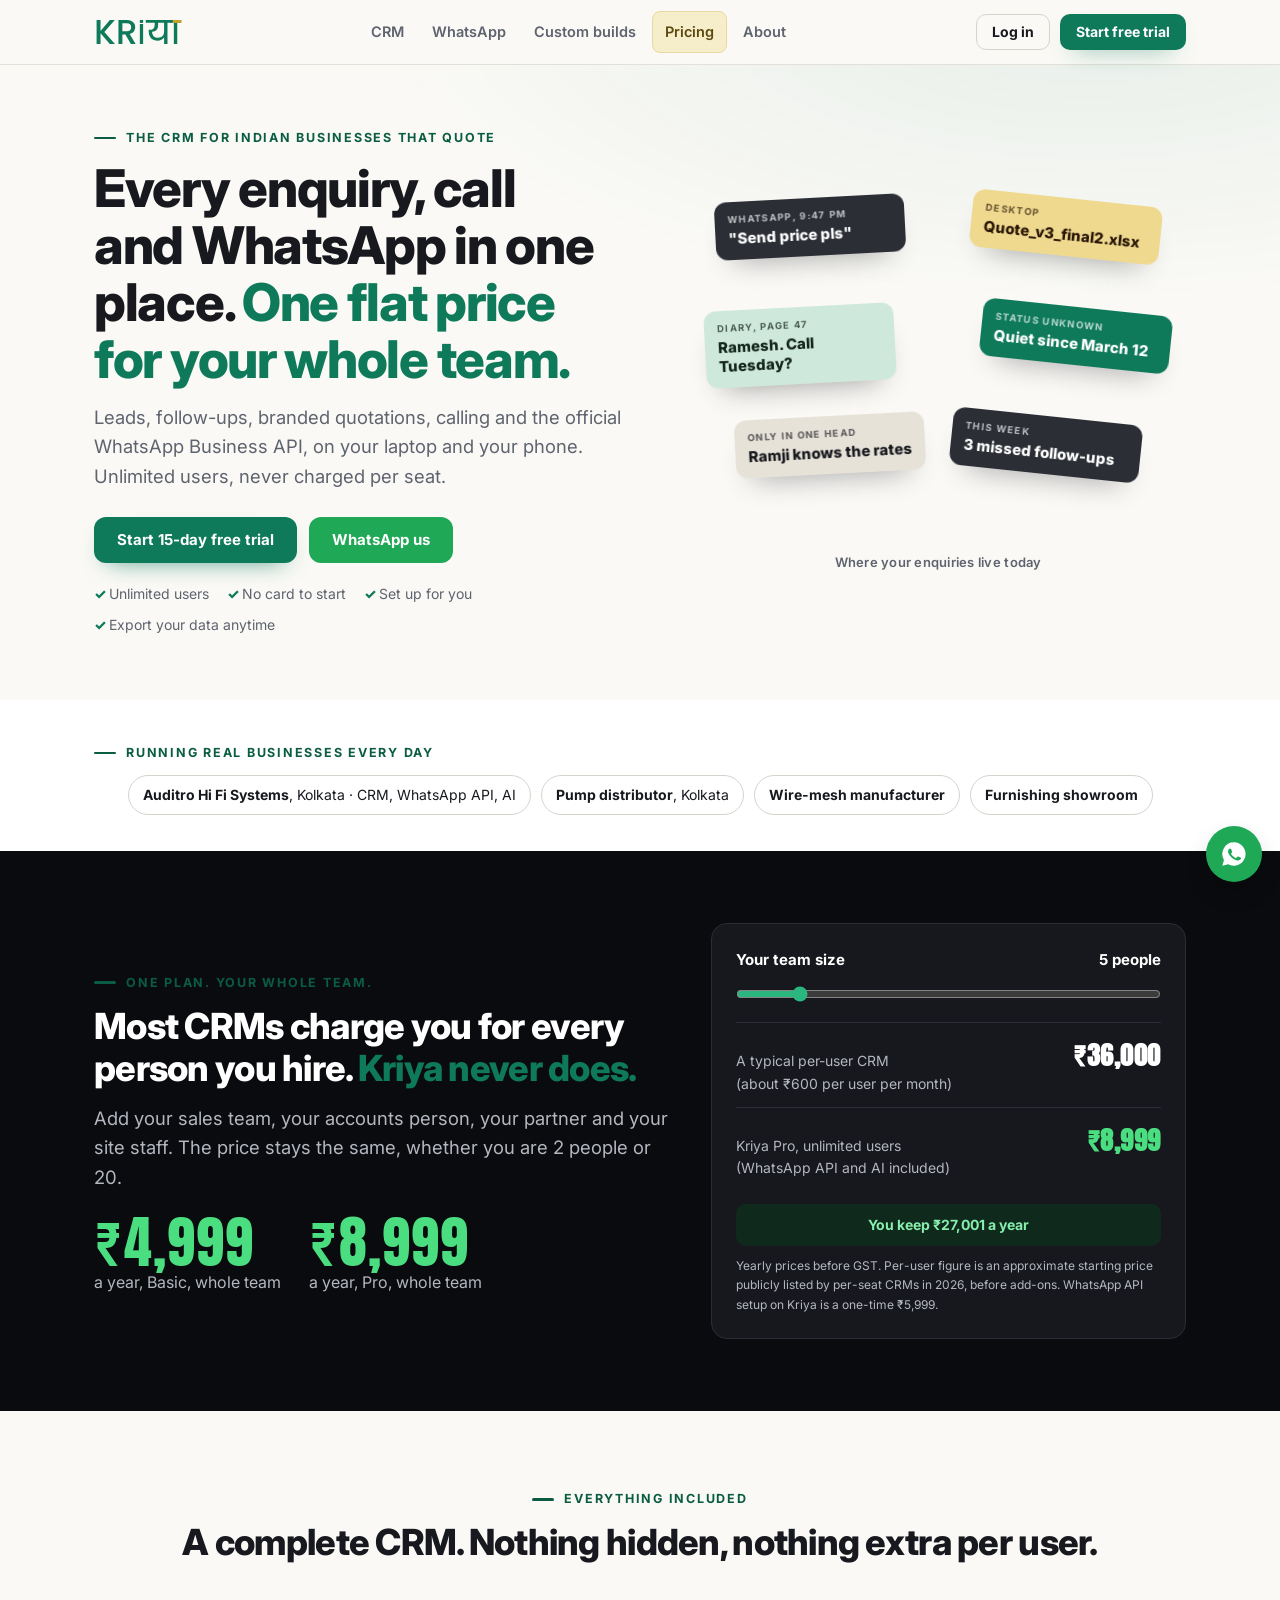
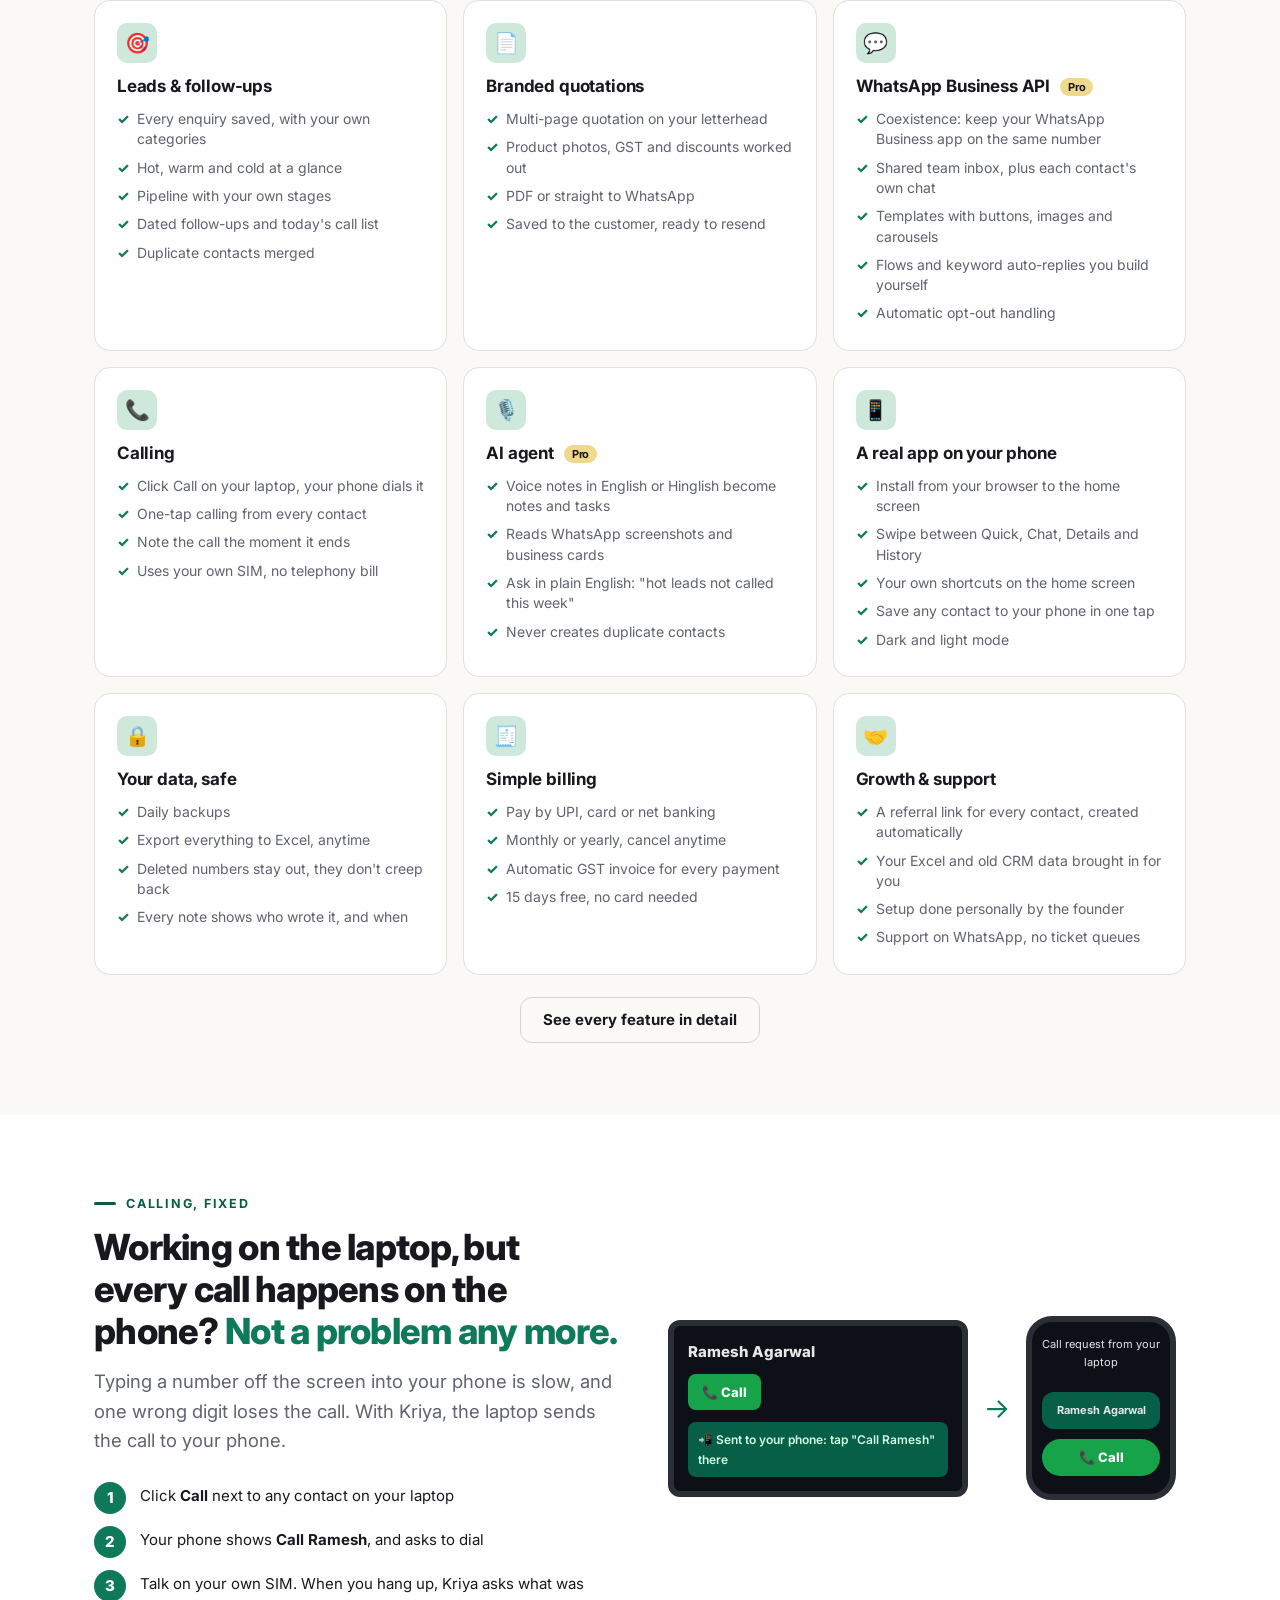
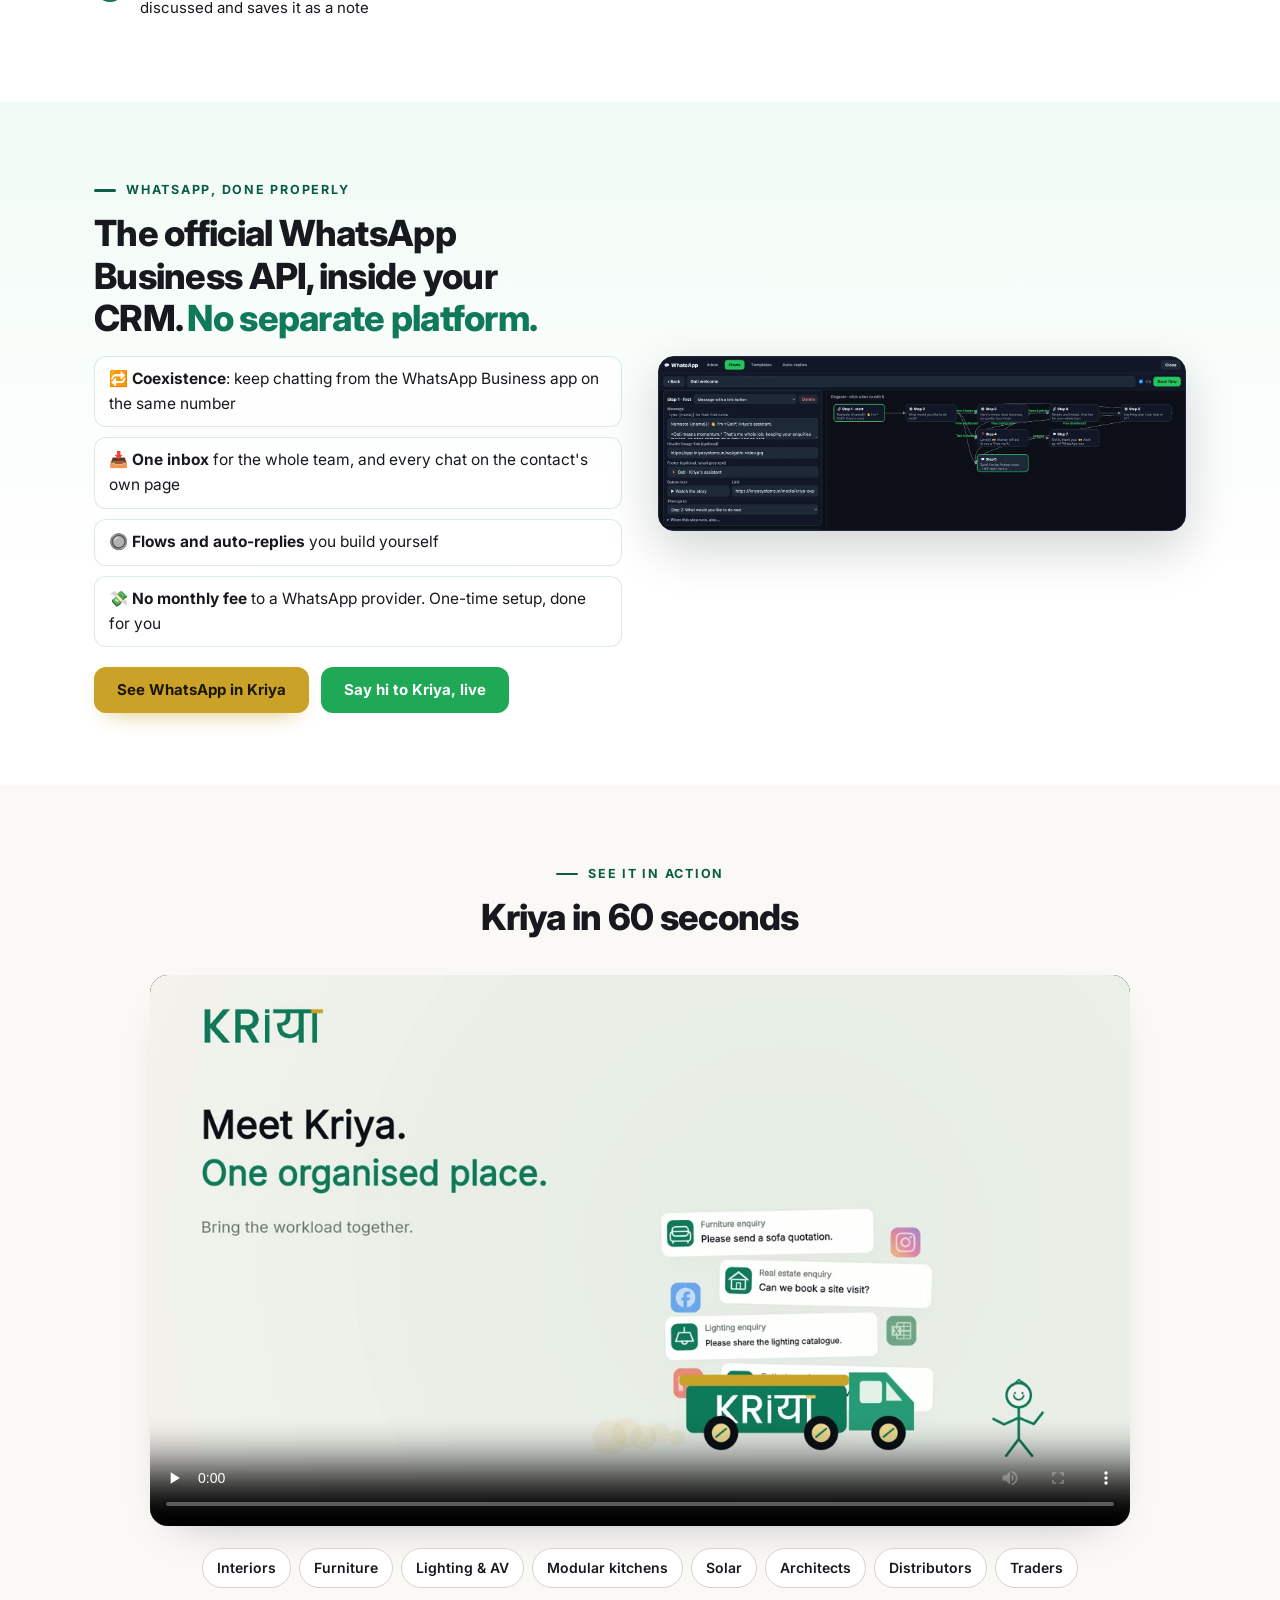
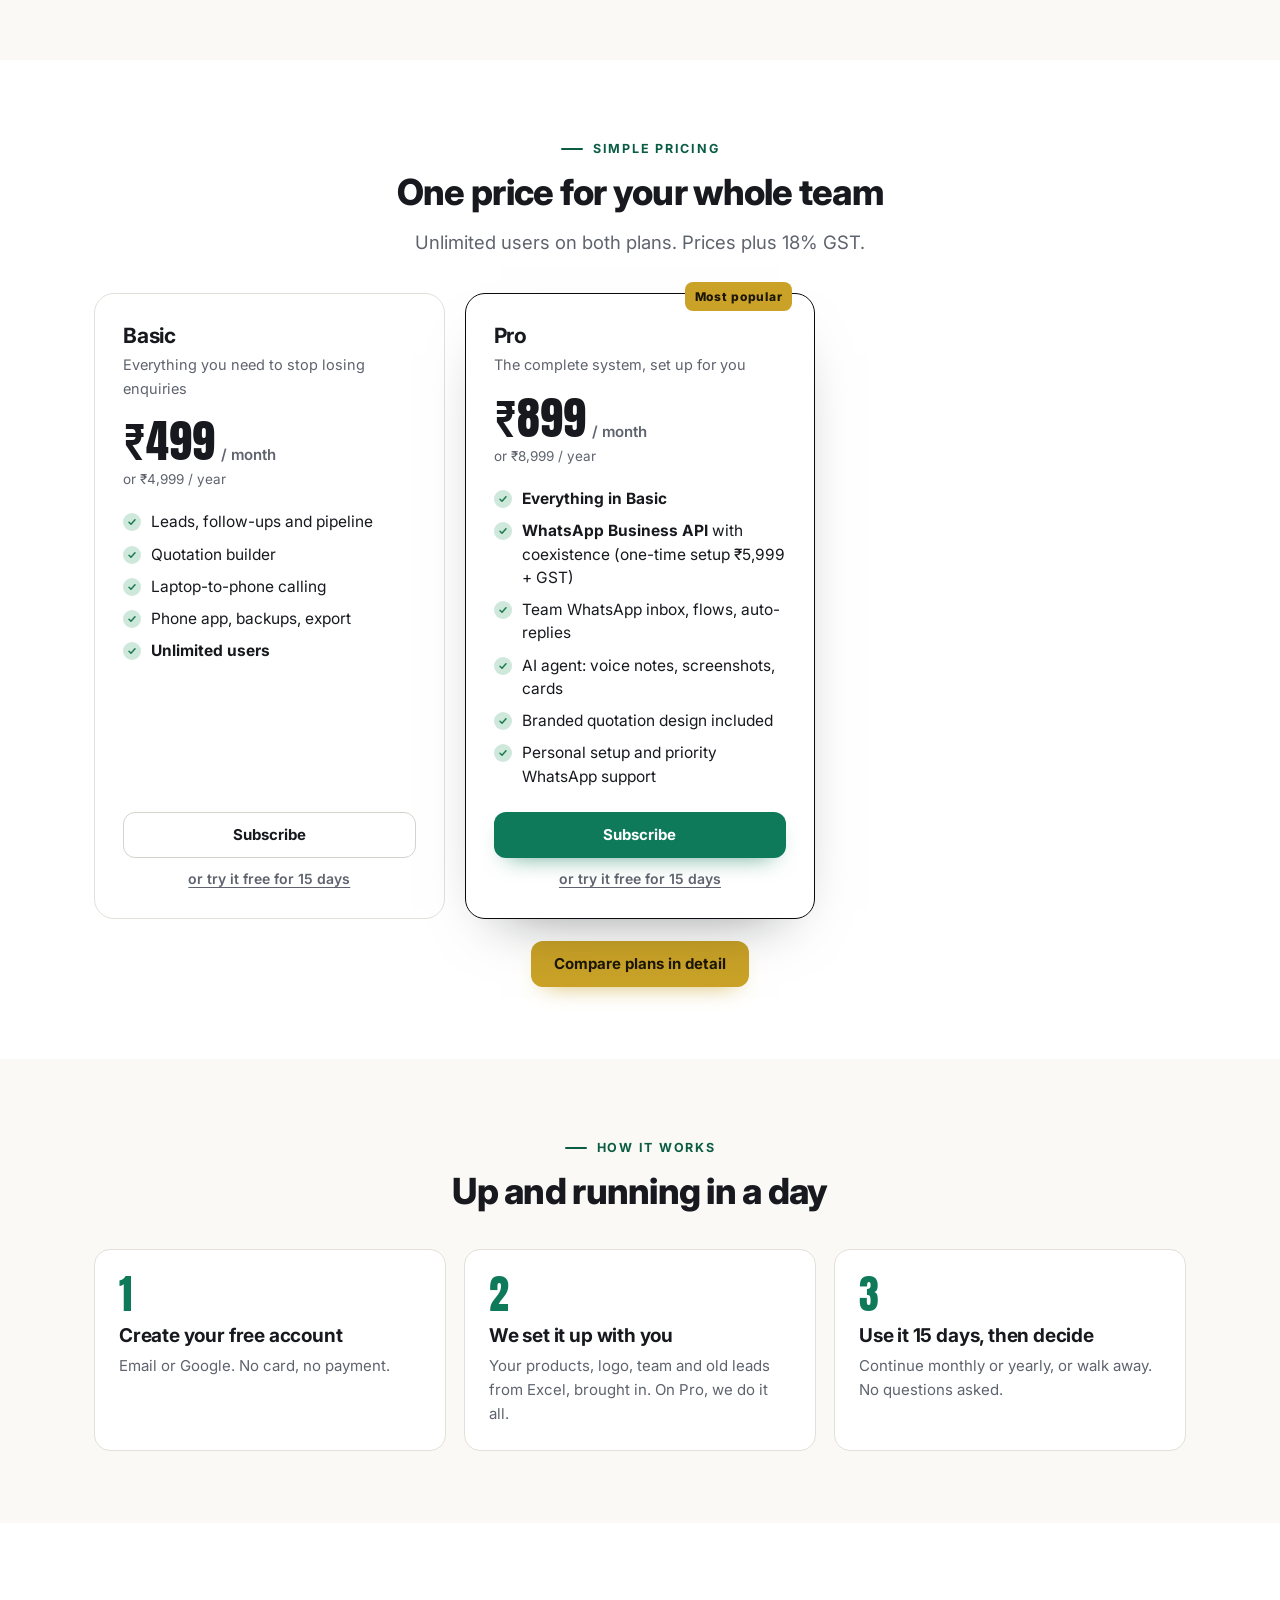
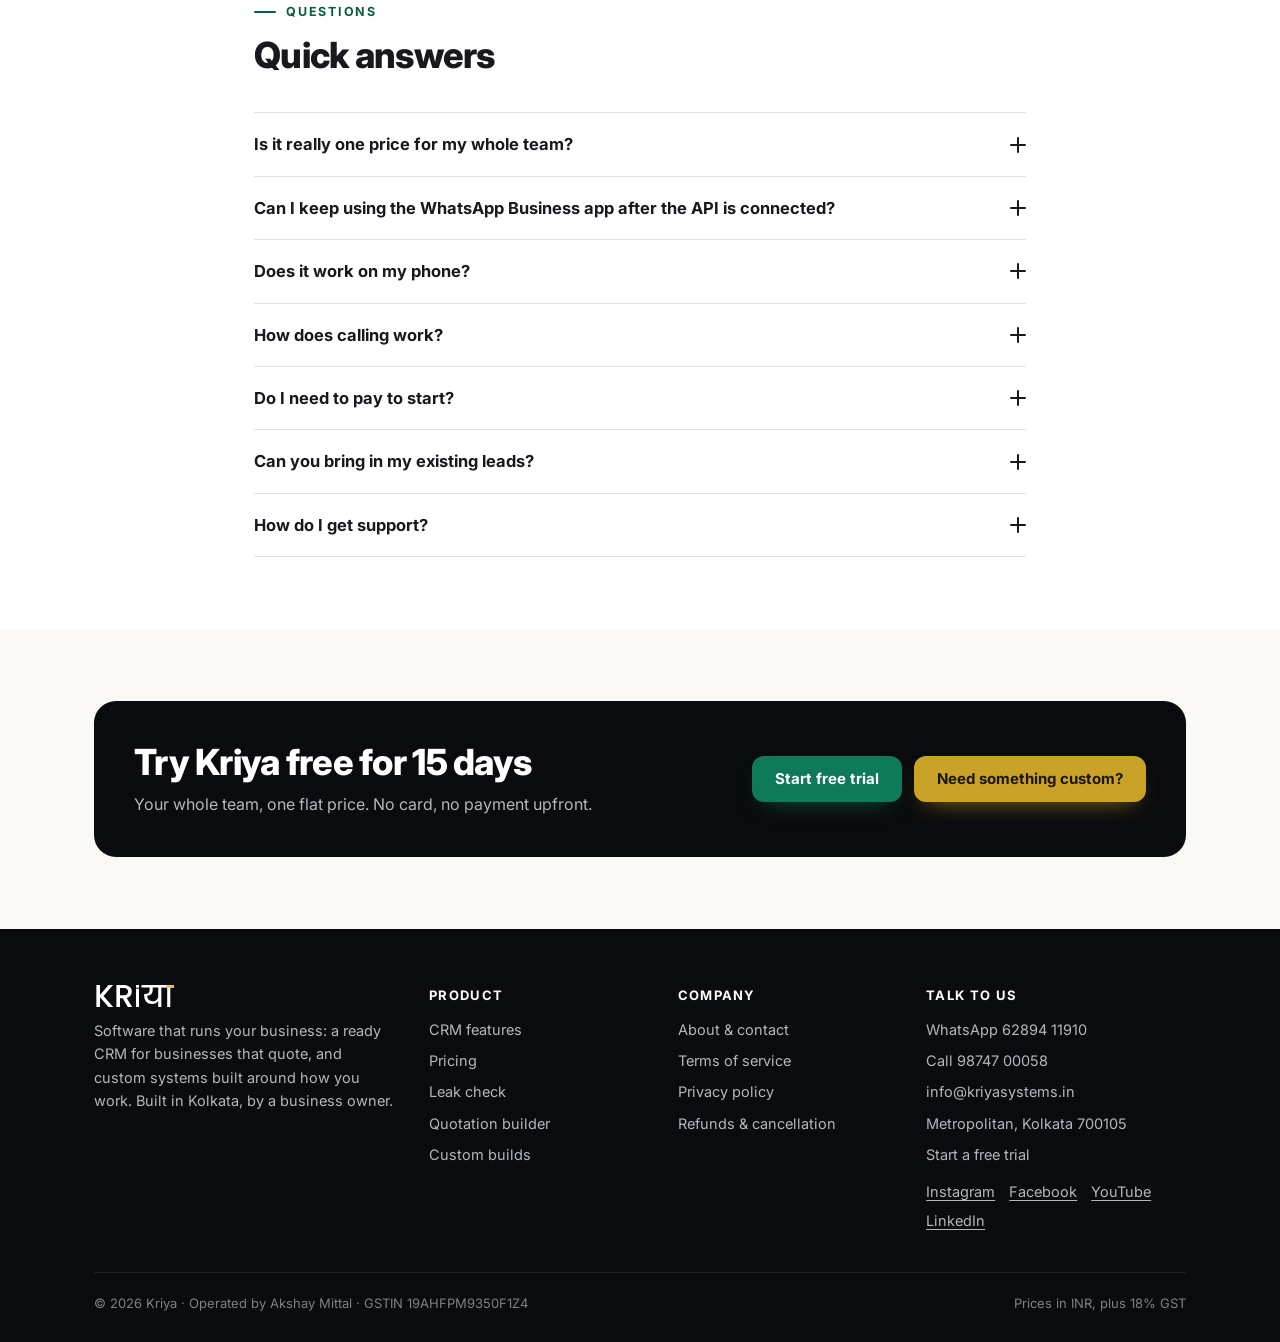
<file: index.html>
<!doctype html>
<html lang="en">
<head>
<meta charset="utf-8">
<meta name="viewport" content="width=device-width,initial-scale=1">
<title>Kriya CRM · One flat price for your whole team</title>
<meta name="description" content="Kriya CRM for Indian businesses that quote: leads, follow-ups, branded quotations, laptop-to-phone calling and the WhatsApp Business API with coexistence. One flat price, unlimited users, 15 days free.">
<meta property="og:title" content="Kriya CRM · One flat price for your whole team">
<meta property="og:description" content="Kriya CRM for Indian businesses that quote: leads, follow-ups, branded quotations, laptop-to-phone calling and the WhatsApp Business API with coexistence. One flat price, unlimited users, 15 days free.">
<meta property="og:type" content="website">
<meta name="theme-color" content="#0A0B0E">
<link rel="icon" href="media/favicon.svg?v=2" type="image/svg+xml"><link rel="alternate icon" href="favicon.ico?v=2" sizes="48x48"><link rel="apple-touch-icon" href="media/apple-touch-icon.png?v=2">
<link rel="preconnect" href="https://fonts.googleapis.com"><link rel="preconnect" href="https://fonts.gstatic.com" crossorigin>
<link href="https://fonts.googleapis.com/css2?family=Anton&family=Inter:wght@400;500;600;700;800&display=swap" rel="stylesheet">
<link rel="stylesheet" href="css/site.css?v=1793726427"><link rel="stylesheet" href="css/interact.css?v=1793726427">
<script src="https://cdnjs.cloudflare.com/ajax/libs/gsap/3.12.5/gsap.min.js" defer></script>
<script>!function(f,b,e,v,n,t,s){if(f.fbq)return;n=f.fbq=function(){n.callMethod?n.callMethod.apply(n,arguments):n.queue.push(arguments)};if(!f._fbq)f._fbq=n;n.push=n;n.loaded=!0;n.version='2.0';n.queue=[];t=b.createElement(e);t.async=!0;t.src=v;s=b.getElementsByTagName(e)[0];s.parentNode.insertBefore(t,s)}(window,document,'script','https://connect.facebook.net/en_US/fbevents.js');fbq('init','2253510351856304');fbq('track','PageView');</script>
<noscript><img height="1" width="1" style="display:none" alt="" src="https://www.facebook.com/tr?id=2253510351856304&ev=PageView&noscript=1"></noscript>
</head>
<body><header class="hdr"><div class="wrap">
  <a class="brand" href="index.html" aria-label="Kriya home"><svg xmlns="http://www.w3.org/2000/svg" viewBox="0 0 2709 740" width="2709" height="740"><path d="M487.6546762589928 740.0 201.23741007194246 408.86330935251794V740.0H79.85611510791367V0.0H201.23741007194246V337.5251798561151L488.7194244604317 0.0H640.9784172661871L319.42446043165467 370.53237410071944L646.3021582733813 740.0Z" fill="#0F7A5A"/><path d="M1138.2158273381297 740.0 967.8561151079136 444.0H875.2230215827338V740.0H753.841726618705V0.0H1009.3812949640288Q1094.5611510791368 0.0 1153.6546762589928 29.81294964028774Q1212.7482014388488 59.62589928057548 1242.0287769784172 109.66906474820138Q1271.3093525179856 159.71223021582728 1271.3093525179856 221.4676258992805Q1271.3093525179856 293.8705035971223 1229.2517985611512 352.9640287769784Q1187.1942446043167 412.0575539568345 1099.884892086331 433.3525179856115L1283.021582733813 740.0ZM875.2230215827338 347.1079136690647H1009.3812949640288Q1077.525179856115 347.1079136690647 1112.1294964028775 313.03597122302153Q1146.7338129496402 278.9640287769784 1146.7338129496402 221.4676258992805Q1146.7338129496402 163.97122302158266 1112.6618705035971 131.4964028776978Q1078.589928057554 99.02158273381292 1009.3812949640288 99.02158273381292H875.2230215827338Z" fill="#0F7A5A"/><path d="M1514.423021582734 124.0V740.0H1413.381294964029V124.0Z" fill="#0F7A5A"/><path d="M2387.897841726619 88H2265.897841726619V740H2160.897841726619V540Q2130.897841726619 584 2077.897841726619 610.5Q2024.897841726619 637 1951.897841726619 637Q1824.897841726619 637 1755.397841726619 561.0Q1685.897841726619 485 1685.897841726619 355Q1685.897841726619 329 1688.897841726619 304H1701.897841726619Q1787.897841726619 304 1829.897841726619 267.5Q1871.897841726619 231 1871.897841726619 150V88H1596.897841726619V0H2387.897841726619ZM2160.897841726619 88H1975.897841726619V168Q1975.897841726619 350 1788.897841726619 361V365Q1788.897841726619 449 1837.897841726619 499.0Q1886.897841726619 549 1973.897841726619 549Q2026.897841726619 549 2069.897841726619 526.0Q2112.897841726619 503 2136.897841726619 462.0Q2160.897841726619 421 2160.897841726619 369Z" fill="#0F7A5A"/><path d="M2461.897841726619 740V88H2339.897841726619V0H2688.897841726619V88H2566.897841726619V740Z" fill="#0F7A5A"/><rect x="2432.9" y="0" width="260.0" height="90" fill="#C9A227"/><rect x="1413.4" y="0.0" width="101.0" height="90" fill="#0F7A5A"/></svg></a>
  <nav class="nav" aria-label="Main"><a href="features.html" class="">CRM</a><a href="whatsapp.html" class="">WhatsApp</a><a href="custom.html" class="">Custom builds</a><a href="pricing.html" class="nav-price ">Pricing</a><a href="about.html" class="">About</a><a class="nav-login" href="https://app.kriyasystems.in/">Log in</a></nav>
  <div class="hdr-cta"><a class="btn btn-gold btn-sm hdr-price" href="pricing.html">Pricing</a><a class="btn btn-line btn-sm hdr-login" href="https://app.kriyasystems.in/">Log in</a><a class="btn btn-red btn-sm" href="start.html">Start free trial</a>
  <button class="menu-btn" type="button" aria-label="Menu" aria-expanded="false"><span></span></button></div>
</div></header>
<main>
<style>
.k-hero h1{max-width:15ch}
.k-trust{display:flex;flex-wrap:wrap;gap:8px 18px;margin-top:20px;font-size:14px;color:var(--grey)}
.k-trust span::before{content:"✓ ";color:var(--red);font-weight:800}
.k-flat{background:var(--black);color:var(--ltxt)}
.k-flat h2,.k-flat h3{color:#fff}.k-flat .lead,.k-flat p{color:var(--lgrey)}
.k-flat-grid{display:grid;grid-template-columns:1.1fr .9fr;gap:36px;align-items:center}
.k-calc{background:var(--ink);border:1px solid var(--lline);border-radius:var(--r);padding:24px}
.k-calc label{display:flex;justify-content:space-between;font-weight:700;color:#fff;font-size:15px}
.k-calc input[type=range]{width:100%;margin:14px 0 20px;accent-color:#2BB57F}
.k-row{display:flex;justify-content:space-between;align-items:baseline;padding:12px 0;border-top:1px solid var(--lline);gap:12px}
.k-row span{font-size:14px;color:var(--lgrey)}.k-row b{font-family:var(--num);font-size:26px;letter-spacing:.5px;color:#fff;white-space:nowrap}
.k-row.k-us b{color:#4ADE80}.k-save{margin-top:12px;padding:10px 14px;border-radius:10px;background:#0F2A1C;color:#86EFAC;font-weight:700;font-size:14px;text-align:center}
.k-fine{font-size:12px;margin-top:10px;color:var(--lgrey)}
.k-big{font-family:var(--num);font-size:56px;line-height:1;color:#4ADE80;letter-spacing:1px}
.k-feat{display:grid;grid-template-columns:repeat(3,1fr);gap:16px}
.k-f{background:var(--card);border:1px solid var(--line);border-radius:var(--r);padding:22px}
.k-f .k-i{width:40px;height:40px;border-radius:10px;display:grid;place-items:center;font-size:20px;background:var(--mint);margin-bottom:12px}
.k-f h3{font-size:17px;margin-bottom:8px}.k-f ul{list-style:none;font-size:14px;color:var(--grey)}
.k-f li{padding:4px 0 4px 20px;position:relative;line-height:1.45}.k-f li::before{content:"✓";position:absolute;left:0;color:var(--red);font-weight:800}
.k-f .k-tag{display:inline-block;font-size:11px;font-weight:700;padding:2px 8px;border-radius:20px;background:var(--peach);margin-left:6px;vertical-align:middle}
.k-call{display:grid;grid-template-columns:1fr 1fr;gap:36px;align-items:center}
.k-steps{counter-reset:s;list-style:none;margin-top:18px}
.k-steps li{counter-increment:s;padding:10px 0 10px 46px;position:relative;font-size:15px}
.k-steps li::before{content:counter(s);position:absolute;left:0;top:8px;width:32px;height:32px;border-radius:50%;background:var(--red);color:#fff;font-weight:800;display:grid;place-items:center}
.k-devices{display:flex;gap:16px;align-items:center;justify-content:center}
.k-lap{flex:1;max-width:300px;background:#0D1117;border-radius:12px;padding:14px;border:6px solid #2B2E35;color:#E5E7EB;font-size:12px}
.k-lap .k-name{font-weight:800;font-size:15px;margin-bottom:10px}
.k-btn{display:inline-flex;align-items:center;gap:6px;padding:8px 14px;border-radius:8px;background:#16A34A;color:#fff;font-weight:800;font-size:13px}
.k-toast{margin-top:12px;padding:8px 10px;border-radius:8px;background:#065F46;color:#D1FAE5;font-weight:600}
.k-arrow{font-size:28px;color:var(--red)}
.k-phone{width:150px;background:#0D1117;border-radius:26px;padding:14px 10px 18px;border:6px solid #2B2E35;color:#E5E7EB;font-size:11px;text-align:center}
.k-phone .k-req{background:#065F46;border-radius:12px;padding:10px 8px;margin-top:20px}
.k-phone .k-dial{margin-top:10px;background:#16A34A;border-radius:20px;padding:8px;color:#fff;font-weight:800;font-size:13px}
.k-built{display:flex;flex-wrap:wrap;gap:10px;justify-content:center}
.k-built span{padding:8px 14px;border:1px solid var(--line2);border-radius:30px;font-size:14px;background:var(--card)}
.k-built b{font-weight:700}
@media(max-width:900px){.k-feat{grid-template-columns:1fr 1fr}.k-flat-grid,.k-call{grid-template-columns:1fr}}
@media(max-width:600px){.k-feat{grid-template-columns:1fr}.k-big{font-size:44px}.k-lap{font-size:11px}.k-phone{width:120px}}
</style>

<section class="hero k-hero">
  <div class="wrap hero-grid">
    <div>
      <div class="eyebrow rv">The CRM for Indian businesses that quote</div>
      <h1 class="rv d1">Every enquiry, call and WhatsApp in one place. <em>One flat price for your whole team.</em></h1>
      <p class="lead rv d2">Leads, follow-ups, branded quotations, calling and the official WhatsApp Business API, on your laptop and your phone. Unlimited users, never charged per seat.</p>
      <div class="btn-row rv d3"><a class="btn btn-red" href="start.html">Start 15-day free trial</a><a class="btn btn-wa" href="https://wa.me/916289411910?text=Hi%20Akshay%2C%20I%20saw%20Kriya.%20Quick%20question." target="_blank" rel="noopener">WhatsApp us</a></div>
      <div class="k-trust rv d3"><span>Unlimited users</span><span>No card to start</span><span>Set up for you</span><span>Export your data anytime</span></div>
    </div>
    <div class="loop rv d2" id="loop" aria-label="Animation: scattered enquiries become one organised system">
      <div class="lc lc-char" data-c="0" style="top:7%;left:5%"><small>WhatsApp, 9:47 PM</small><strong>"Send price pls"</strong></div>
      <div class="lc lc-peach" data-c="1" style="top:7%;right:5%"><small>Desktop</small><strong>Quote_v3_final2.xlsx</strong></div>
      <div class="lc lc-mint" data-c="2" style="top:33%;left:3%"><small>Diary, page 47</small><strong>Ramesh. Call Tuesday?</strong></div>
      <div class="lc lc-red" data-c="3" style="top:33%;right:3%"><small>Status unknown</small><strong>Quiet since March 12</strong></div>
      <div class="lc lc-sand" data-c="4" style="top:59%;left:9%"><small>Only in one head</small><strong>Ramji knows the rates</strong></div>
      <div class="lc lc-char" data-c="5" style="top:59%;right:9%"><small>This week</small><strong>3 missed follow-ups</strong></div>
      <div class="loop-logo"><svg xmlns="http://www.w3.org/2000/svg" viewBox="0 0 2709 740" width="2709" height="740"><path d="M487.6546762589928 740.0 201.23741007194246 408.86330935251794V740.0H79.85611510791367V0.0H201.23741007194246V337.5251798561151L488.7194244604317 0.0H640.9784172661871L319.42446043165467 370.53237410071944L646.3021582733813 740.0Z" fill="#0F7A5A"/><path d="M1138.2158273381297 740.0 967.8561151079136 444.0H875.2230215827338V740.0H753.841726618705V0.0H1009.3812949640288Q1094.5611510791368 0.0 1153.6546762589928 29.81294964028774Q1212.7482014388488 59.62589928057548 1242.0287769784172 109.66906474820138Q1271.3093525179856 159.71223021582728 1271.3093525179856 221.4676258992805Q1271.3093525179856 293.8705035971223 1229.2517985611512 352.9640287769784Q1187.1942446043167 412.0575539568345 1099.884892086331 433.3525179856115L1283.021582733813 740.0ZM875.2230215827338 347.1079136690647H1009.3812949640288Q1077.525179856115 347.1079136690647 1112.1294964028775 313.03597122302153Q1146.7338129496402 278.9640287769784 1146.7338129496402 221.4676258992805Q1146.7338129496402 163.97122302158266 1112.6618705035971 131.4964028776978Q1078.589928057554 99.02158273381292 1009.3812949640288 99.02158273381292H875.2230215827338Z" fill="#0F7A5A"/><path d="M1514.423021582734 124.0V740.0H1413.381294964029V124.0Z" fill="#0F7A5A"/><path d="M2387.897841726619 88H2265.897841726619V740H2160.897841726619V540Q2130.897841726619 584 2077.897841726619 610.5Q2024.897841726619 637 1951.897841726619 637Q1824.897841726619 637 1755.397841726619 561.0Q1685.897841726619 485 1685.897841726619 355Q1685.897841726619 329 1688.897841726619 304H1701.897841726619Q1787.897841726619 304 1829.897841726619 267.5Q1871.897841726619 231 1871.897841726619 150V88H1596.897841726619V0H2387.897841726619ZM2160.897841726619 88H1975.897841726619V168Q1975.897841726619 350 1788.897841726619 361V365Q1788.897841726619 449 1837.897841726619 499.0Q1886.897841726619 549 1973.897841726619 549Q2026.897841726619 549 2069.897841726619 526.0Q2112.897841726619 503 2136.897841726619 462.0Q2160.897841726619 421 2160.897841726619 369Z" fill="#0F7A5A"/><path d="M2461.897841726619 740V88H2339.897841726619V0H2688.897841726619V88H2566.897841726619V740Z" fill="#0F7A5A"/><rect x="2432.9" y="0" width="260.0" height="90" fill="#C9A227"/><rect x="1413.4" y="0.0" width="101.0" height="90" fill="#0F7A5A"/></svg></div>
      <div class="lc lc-mint" data-o="0" style="top:8%;left:6%"><small>Every enquiry</small><strong>Saved the moment it lands</strong></div>
      <div class="lc lc-peach" data-o="1" style="top:8%;right:6%"><small>Every follow-up</small><strong>Reminded on the right day</strong></div>
      <div class="lc lc-red" data-o="2" style="top:62%;left:6%"><small>Your quotation</small><strong>Sent in a minute</strong></div>
      <div class="lc lc-sand" data-o="3" style="top:62%;right:6%"><small>Your team</small><strong>Everyone on one screen</strong></div>
      <div class="loop-cap">Where your enquiries live today</div>
    </div>
  </div>
</section>

<section class="bg-white" style="padding:36px 0">
  <div class="wrap">
    <div class="eyebrow center rv">Running real businesses every day</div>
    <div class="k-built rv">
      <span><b>Auditro Hi Fi Systems</b>, Kolkata · CRM, WhatsApp API, AI</span>
      <span><b>Pump distributor</b>, Kolkata</span>
      <span><b>Wire-mesh manufacturer</b></span>
      <span><b>Furnishing showroom</b></span>
    </div>
  </div>
</section>

<section class="k-flat">
  <div class="wrap k-flat-grid">
    <div class="rv">
      <div class="eyebrow">One plan. Your whole team.</div>
      <h2>Most CRMs charge you for every person you hire. <em>Kriya never does.</em></h2>
      <p class="lead">Add your sales team, your accounts person, your partner and your site staff. The price stays the same, whether you are 2 people or 20.</p>
      <div style="display:flex;gap:28px;margin-top:22px;flex-wrap:wrap">
        <div><div class="k-big">₹4,999</div><p>a year, Basic, whole team</p></div>
        <div><div class="k-big">₹8,999</div><p>a year, Pro, whole team</p></div>
      </div>
    </div>
    <div class="k-calc rv d1">
      <label for="kTeam">Your team size <span id="kTeamN">5 people</span></label>
      <input id="kTeam" type="range" min="1" max="30" value="5">
      <div class="k-row"><span>A typical per-user CRM<br>(about ₹600 per user per month)</span><b id="kThem">₹36,000</b></div>
      <div class="k-row k-us"><span>Kriya Pro, unlimited users<br>(WhatsApp API and AI included)</span><b>₹8,999</b></div>
      <div class="k-save" id="kSave">You keep ₹27,001 a year</div>
      <p class="k-fine">Yearly prices before GST. Per-user figure is an approximate starting price publicly listed by per-seat CRMs in 2026, before add-ons. WhatsApp API setup on Kriya is a one-time ₹5,999.</p>
    </div>
  </div>
</section>

<section>
  <div class="wrap">
    <div class="sec-head center rv">
      <div class="eyebrow">Everything included</div>
      <h2>A complete CRM. Nothing hidden, nothing extra per user.</h2>
    </div>
    <div class="k-feat">
      <div class="k-f rv"><div class="k-i">🎯</div><h3>Leads &amp; follow-ups</h3><ul><li>Every enquiry saved, with your own categories</li><li>Hot, warm and cold at a glance</li><li>Pipeline with your own stages</li><li>Dated follow-ups and today's call list</li><li>Duplicate contacts merged</li></ul></div>
      <div class="k-f rv d1"><div class="k-i">📄</div><h3>Branded quotations</h3><ul><li>Multi-page quotation on your letterhead</li><li>Product photos, GST and discounts worked out</li><li>PDF or straight to WhatsApp</li><li>Saved to the customer, ready to resend</li></ul></div>
      <div class="k-f rv d2"><div class="k-i">💬</div><h3>WhatsApp Business API <span class="k-tag">Pro</span></h3><ul><li>Coexistence: keep your WhatsApp Business app on the same number</li><li>Shared team inbox, plus each contact's own chat</li><li>Templates with buttons, images and carousels</li><li>Flows and keyword auto-replies you build yourself</li><li>Automatic opt-out handling</li></ul></div>
      <div class="k-f rv"><div class="k-i">📞</div><h3>Calling</h3><ul><li>Click Call on your laptop, your phone dials it</li><li>One-tap calling from every contact</li><li>Note the call the moment it ends</li><li>Uses your own SIM, no telephony bill</li></ul></div>
      <div class="k-f rv d1"><div class="k-i">🎙️</div><h3>AI agent <span class="k-tag">Pro</span></h3><ul><li>Voice notes in English or Hinglish become notes and tasks</li><li>Reads WhatsApp screenshots and business cards</li><li>Ask in plain English: "hot leads not called this week"</li><li>Never creates duplicate contacts</li></ul></div>
      <div class="k-f rv d2"><div class="k-i">📱</div><h3>A real app on your phone</h3><ul><li>Install from your browser to the home screen</li><li>Swipe between Quick, Chat, Details and History</li><li>Your own shortcuts on the home screen</li><li>Save any contact to your phone in one tap</li><li>Dark and light mode</li></ul></div>
      <div class="k-f rv"><div class="k-i">🔒</div><h3>Your data, safe</h3><ul><li>Daily backups</li><li>Export everything to Excel, anytime</li><li>Deleted numbers stay out, they don't creep back</li><li>Every note shows who wrote it, and when</li></ul></div>
      <div class="k-f rv d1"><div class="k-i">🧾</div><h3>Simple billing</h3><ul><li>Pay by UPI, card or net banking</li><li>Monthly or yearly, cancel anytime</li><li>Automatic GST invoice for every payment</li><li>15 days free, no card needed</li></ul></div>
      <div class="k-f rv d2"><div class="k-i">🤝</div><h3>Growth &amp; support</h3><ul><li>A referral link for every contact, created automatically</li><li>Your Excel and old CRM data brought in for you</li><li>Setup done personally by the founder</li><li>Support on WhatsApp, no ticket queues</li></ul></div>
    </div>
    <p class="center rv" style="margin-top:22px"><a class="btn btn-ghost" href="features.html">See every feature in detail</a></p>
  </div>
</section>

<section class="bg-white">
  <div class="wrap k-call">
    <div class="rv">
      <div class="eyebrow">Calling, fixed</div>
      <h2>Working on the laptop, but every call happens on the phone? <em>Not a problem any more.</em></h2>
      <p class="lead">Typing a number off the screen into your phone is slow, and one wrong digit loses the call. With Kriya, the laptop sends the call to your phone.</p>
      <ol class="k-steps">
        <li>Click <b>Call</b> next to any contact on your laptop</li>
        <li>Your phone shows <b>Call Ramesh</b>, and asks to dial</li>
        <li>Talk on your own SIM. When you hang up, Kriya asks what was discussed and saves it as a note</li>
      </ol>
    </div>
    <div class="k-devices rv d1" aria-hidden="true">
      <div class="k-lap"><div class="k-name">Ramesh Agarwal</div><span class="k-btn">📞 Call</span><div class="k-toast">📲 Sent to your phone: tap "Call Ramesh" there</div></div>
      <div class="k-arrow">→</div>
      <div class="k-phone"><div>Call request from your laptop</div><div class="k-req"><b>Ramesh Agarwal</b></div><div class="k-dial">📞 Call</div></div>
    </div>
  </div>
</section>

<section class="waai" id="whatsapp-ai">
  <div class="wrap">
    <div class="grid g2" style="align-items:center;gap:36px">
      <div class="rv">
        <div class="eyebrow">WhatsApp, done properly</div>
        <h2>The official WhatsApp Business API, inside your CRM. <em>No separate platform.</em></h2>
        <ul class="wa-points">
          <li>🔁 <b>Coexistence</b>: keep chatting from the WhatsApp Business app on the same number</li>
          <li>📥 <b>One inbox</b> for the whole team, and every chat on the contact's own page</li>
          <li>🔘 <b>Flows and auto-replies</b> you build yourself</li>
          <li>💸 <b>No monthly fee</b> to a WhatsApp provider. One-time setup, done for you</li>
        </ul>
        <div class="btn-row" style="margin-top:20px"><a class="btn btn-gold" href="whatsapp.html">See WhatsApp in Kriya</a><a class="btn btn-wa" href="https://wa.me/916289411910?text=Hi" target="_blank" rel="noopener">Say hi to Kriya, live</a></div>
      </div>
      <a class="appshot rv d1" href="whatsapp.html" style="display:block;margin:0"><img src="media/app-wa-flows.webp" alt="Kriya app: WhatsApp flow builder" loading="lazy" width="1600" height="527"></a>
    </div>
  </div>
</section>

<section>
  <div class="wrap">
    <div class="sec-head center rv"><div class="eyebrow">See it in action</div><h2>Kriya in 60 seconds</h2></div>
    <div class="vid60 rv d1">
      <video class="vid-land" controls playsinline preload="none" poster="media/kriya-60s-landscape-cover.jpg"><source src="media/kriya-60s-landscape.mp4" type="video/mp4"></video>
      <video class="vid-port" controls playsinline preload="none" poster="media/kriya-60s-portrait-cover.jpg"><source src="media/kriya-60s-portrait.mp4" type="video/mp4"></video>
    </div>
    <div class="chips center rv" style="margin-top:22px;justify-content:center">
      <span class="chip">Interiors</span><span class="chip">Furniture</span><span class="chip">Lighting &amp; AV</span><span class="chip">Modular kitchens</span><span class="chip">Solar</span><span class="chip">Architects</span><span class="chip">Distributors</span><span class="chip">Traders</span>
    </div>
  </div>
</section>

<section class="bg-white">
  <div class="wrap">
    <div class="sec-head center rv">
      <div class="eyebrow">Simple pricing</div>
      <h2>One price for your whole team</h2>
      <p class="lead">Unlimited users on both plans. Prices plus 18% GST.</p>
    </div>
    <div class="plans" style="margin-top:0">
      <div class="plan tilt rv"><h3>Basic</h3><p class="for">Everything you need to stop losing enquiries</p>
        <div class="price"><span class="amt">₹499</span><span class="per">/ month</span></div><p class="price-note">or ₹4,999 / year</p>
        <ul class="ticks"><li>Leads, follow-ups and pipeline</li><li>Quotation builder</li><li>Laptop-to-phone calling</li><li>Phone app, backups, export</li><li><b>Unlimited users</b></li></ul>
        <a class="btn btn-ghost btn-block" href="pay.html?plan=basic">Subscribe</a><a class="plan-trial" href="start.html?plan=basic">or try it free for 15 days</a></div>
      <div class="plan pop tilt rv d1"><span class="plan-badge">Most popular</span><h3>Pro</h3><p class="for">The complete system, set up for you</p>
        <div class="price"><span class="amt">₹899</span><span class="per">/ month</span></div><p class="price-note">or ₹8,999 / year</p>
        <ul class="ticks"><li><b>Everything in Basic</b></li><li><b>WhatsApp Business API</b> with coexistence (one-time setup ₹5,999 + GST)</li><li>Team WhatsApp inbox, flows, auto-replies</li><li>AI agent: voice notes, screenshots, cards</li><li>Branded quotation design included</li><li>Personal setup and priority WhatsApp support</li></ul>
        <a class="btn btn-red btn-block" href="pay.html?plan=pro">Subscribe</a><a class="plan-trial" href="start.html?plan=pro">or try it free for 15 days</a></div>
    </div>
    <p class="center rv" style="margin-top:22px"><a class="btn btn-gold" href="pricing.html">Compare plans in detail</a></p>
  </div>
</section>

<section>
  <div class="wrap">
    <div class="sec-head center rv"><div class="eyebrow">How it works</div><h2>Up and running in a day</h2></div>
    <div class="grid g3">
      <div class="card tilt rv"><div class="num" style="font-size:40px;color:var(--red);line-height:1">1</div><h3 style="margin-top:10px">Create your free account</h3><p>Email or Google. No card, no payment.</p></div>
      <div class="card tilt rv d1"><div class="num" style="font-size:40px;color:var(--red);line-height:1">2</div><h3 style="margin-top:10px">We set it up with you</h3><p>Your products, logo, team and old leads from Excel, brought in. On Pro, we do it all.</p></div>
      <div class="card tilt rv d2"><div class="num" style="font-size:40px;color:var(--red);line-height:1">3</div><h3 style="margin-top:10px">Use it 15 days, then decide</h3><p>Continue monthly or yearly, or walk away. No questions asked.</p></div>
    </div>
  </div>
</section>

<section class="bg-white">
  <div class="wrap narrow">
    <div class="sec-head rv"><div class="eyebrow">Questions</div><h2>Quick answers</h2></div>
    <div class="faq rv">
      <div class="faq-item"><button class="faq-q">Is it really one price for my whole team?<span class="plus"></span></button><div class="faq-a"><p>Yes. Basic and Pro both include unlimited users. Hiring more people never raises your bill.</p></div></div>
      <div class="faq-item"><button class="faq-q">Can I keep using the WhatsApp Business app after the API is connected?<span class="plus"></span></button><div class="faq-a"><p>Yes. Kriya connects through coexistence, so you keep using the WhatsApp Business app on your phone with the same number, while the CRM sends templates, flows and auto-replies.</p></div></div>
      <div class="faq-item"><button class="faq-q">Does it work on my phone?<span class="plus"></span></button><div class="faq-a"><p>Yes. Open it in your phone's browser and add it to your home screen. It opens like an app, full screen, with your own shortcuts.</p></div></div>
      <div class="faq-item"><button class="faq-q">How does calling work?<span class="plus"></span></button><div class="faq-a"><p>Tap Call on your phone, or click Call on your laptop and your phone offers to dial it. Calls go through your own SIM, so there is no separate telephony bill.</p></div></div>
      <div class="faq-item"><button class="faq-q">Do I need to pay to start?<span class="plus"></span></button><div class="faq-a"><p>No. The 15-day free trial needs no card and no payment.</p></div></div>
      <div class="faq-item"><button class="faq-q">Can you bring in my existing leads?<span class="plus"></span></button><div class="faq-a"><p>Yes. Excel sheets, old CRM exports and price lists come in as part of setup, with original dates kept.</p></div></div>
      <div class="faq-item"><button class="faq-q">How do I get support?<span class="plus"></span></button><div class="faq-a"><p>On WhatsApp, directly with the founder. No ticket numbers, no waiting for a call slot.</p></div></div>
    </div>
  </div>
</section>

<section>
  <div class="wrap">
    <div class="cta-band rv">
      <div><h2>Try Kriya free for 15 days</h2><p>Your whole team, one flat price. No card, no payment upfront.</p></div>
      <div class="btn-row" style="margin-top:0"><a class="btn btn-red" href="start.html">Start free trial</a><a class="btn btn-gold" href="custom.html">Need something custom?</a></div>
    </div>
  </div>
</section>
<script>
(function(){var r=document.getElementById('kTeam');if(!r)return;var f=function(n){return '₹'+n.toLocaleString('en-IN')};
function u(){var n=+r.value,t=n*600*12,s=t-8999;document.getElementById('kTeamN').textContent=n+(n>1?' people':' person');document.getElementById('kThem').textContent=f(t);document.getElementById('kSave').textContent=s>0?'You keep '+f(s)+' a year':'Kriya Pro includes WhatsApp API and AI';}
r.addEventListener('input',u);u();})();
</script>
</main>
<footer class="ftr"><div class="wrap">
  <div class="ftr-grid">
    <div><a class="brand" href="index.html" aria-label="Kriya"><svg xmlns="http://www.w3.org/2000/svg" viewBox="0 0 2709 740" width="2709" height="740"><path d="M487.6546762589928 740.0 201.23741007194246 408.86330935251794V740.0H79.85611510791367V0.0H201.23741007194246V337.5251798561151L488.7194244604317 0.0H640.9784172661871L319.42446043165467 370.53237410071944L646.3021582733813 740.0Z" fill="#FFFFFF"/><path d="M1138.2158273381297 740.0 967.8561151079136 444.0H875.2230215827338V740.0H753.841726618705V0.0H1009.3812949640288Q1094.5611510791368 0.0 1153.6546762589928 29.81294964028774Q1212.7482014388488 59.62589928057548 1242.0287769784172 109.66906474820138Q1271.3093525179856 159.71223021582728 1271.3093525179856 221.4676258992805Q1271.3093525179856 293.8705035971223 1229.2517985611512 352.9640287769784Q1187.1942446043167 412.0575539568345 1099.884892086331 433.3525179856115L1283.021582733813 740.0ZM875.2230215827338 347.1079136690647H1009.3812949640288Q1077.525179856115 347.1079136690647 1112.1294964028775 313.03597122302153Q1146.7338129496402 278.9640287769784 1146.7338129496402 221.4676258992805Q1146.7338129496402 163.97122302158266 1112.6618705035971 131.4964028776978Q1078.589928057554 99.02158273381292 1009.3812949640288 99.02158273381292H875.2230215827338Z" fill="#FFFFFF"/><path d="M1514.423021582734 124.0V740.0H1413.381294964029V124.0Z" fill="#FFFFFF"/><path d="M2387.897841726619 88H2265.897841726619V740H2160.897841726619V540Q2130.897841726619 584 2077.897841726619 610.5Q2024.897841726619 637 1951.897841726619 637Q1824.897841726619 637 1755.397841726619 561.0Q1685.897841726619 485 1685.897841726619 355Q1685.897841726619 329 1688.897841726619 304H1701.897841726619Q1787.897841726619 304 1829.897841726619 267.5Q1871.897841726619 231 1871.897841726619 150V88H1596.897841726619V0H2387.897841726619ZM2160.897841726619 88H1975.897841726619V168Q1975.897841726619 350 1788.897841726619 361V365Q1788.897841726619 449 1837.897841726619 499.0Q1886.897841726619 549 1973.897841726619 549Q2026.897841726619 549 2069.897841726619 526.0Q2112.897841726619 503 2136.897841726619 462.0Q2160.897841726619 421 2160.897841726619 369Z" fill="#FFFFFF"/><path d="M2461.897841726619 740V88H2339.897841726619V0H2688.897841726619V88H2566.897841726619V740Z" fill="#FFFFFF"/><rect x="2432.9" y="0" width="260.0" height="90" fill="#E6C45A"/><rect x="1413.4" y="0.0" width="101.0" height="90" fill="#FFFFFF"/></svg></a>
      <p>Software that runs your business: a ready CRM for businesses that quote, and custom systems built around how you work. Built in Kolkata, by a business owner.</p></div>
    <div><h4>Product</h4><ul><li><a href="features.html">CRM features</a></li><li><a href="pricing.html">Pricing</a></li><li><a href="leak-check.html">Leak check</a></li><li><a href="quotation-builder.html">Quotation builder</a></li><li><a href="custom.html">Custom builds</a></li></ul></div>
    <div><h4>Company</h4><ul><li><a href="about.html">About &amp; contact</a></li><li><a href="terms.html">Terms of service</a></li><li><a href="privacy.html">Privacy policy</a></li><li><a href="refunds.html">Refunds &amp; cancellation</a></li></ul></div>
    <div><h4>Talk to us</h4><ul><li><a href="https://wa.me/916289411910?text=Hi%20Akshay%2C%20I%20saw%20Kriya.%20Quick%20question." target="_blank" rel="noopener">WhatsApp 62894 11910</a></li><li><a href="tel:+919874700058">Call 98747 00058</a></li><li><a href="mailto:info@kriyasystems.in">info@kriyasystems.in</a></li><li><a href="https://maps.app.goo.gl/K7Q7RPpEMNNqTarj6" target="_blank" rel="noopener">Metropolitan, Kolkata 700105</a></li><li><a href="start.html">Start a free trial</a></li></ul>
      <div class="ftr-soc"><a href="https://www.instagram.com/kriya.systems/" target="_blank" rel="noopener">Instagram</a><a href="https://www.facebook.com/kriya.systems/" target="_blank" rel="noopener">Facebook</a><a href="https://www.youtube.com/@KriyaSystems" target="_blank" rel="noopener">YouTube</a><a href="https://www.linkedin.com/in/akshay-mittal-7527051a2/" target="_blank" rel="noopener">LinkedIn</a></div></div>
  </div>
  <div class="ftr-bot"><span>© 2026 Kriya · Operated by Akshay Mittal · GSTIN 19AHFPM9350F1Z4</span><span>Prices in INR, plus 18% GST</span></div>
</div></footer>
<a class="wa-float" href="https://wa.me/916289411910?text=Hi%20Akshay%2C%20I%20saw%20Kriya.%20Quick%20question." target="_blank" rel="noopener" aria-label="Chat on WhatsApp"><svg viewBox="0 0 24 24" fill="currentColor" aria-hidden="true"><path d="M12 2a10 10 0 0 0-8.6 15.1L2 22l5-1.3A10 10 0 1 0 12 2zm5.5 14.2c-.2.6-1.3 1.2-1.8 1.3-.5.1-1 .1-1.6-.1-.4-.1-.9-.3-1.5-.6-2.7-1.2-4.4-3.9-4.6-4.1-.1-.2-1.1-1.4-1.1-2.7s.7-1.9.9-2.2c.2-.3.5-.3.7-.3h.5c.2 0 .4 0 .6.5l.8 2c.1.2.1.4 0 .5l-.3.5-.4.4c-.1.1-.3.3-.1.6.2.3.7 1.2 1.6 2 1.1 1 2 1.3 2.3 1.4.3.1.5.1.6-.1l.9-1c.2-.3.4-.2.6-.1l1.9.9c.3.1.5.2.5.3.1.1.1.7-.1 1.3z"/></svg></a>
<script src="js/interact.js?v=1793726427" defer></script><script src="js/site.js?v=1793726427" defer></script>
</body>
</html>
</file>
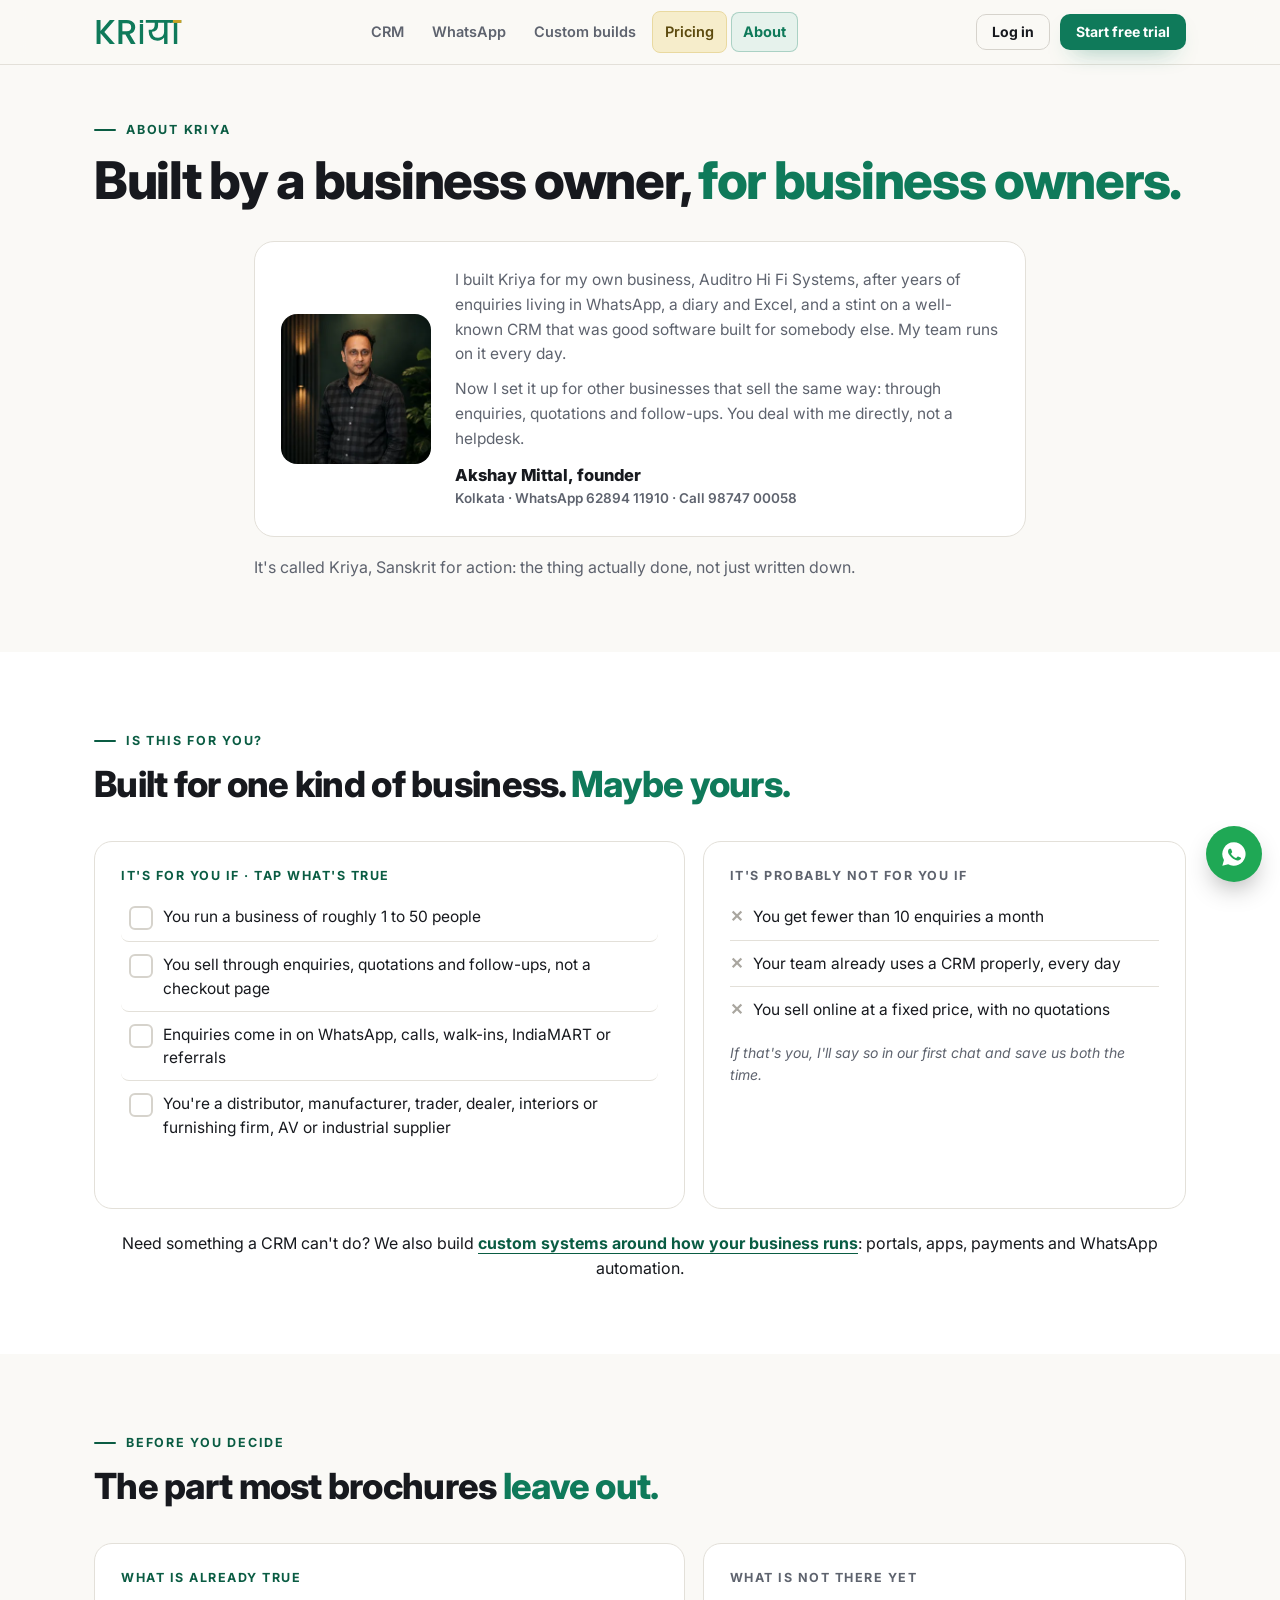
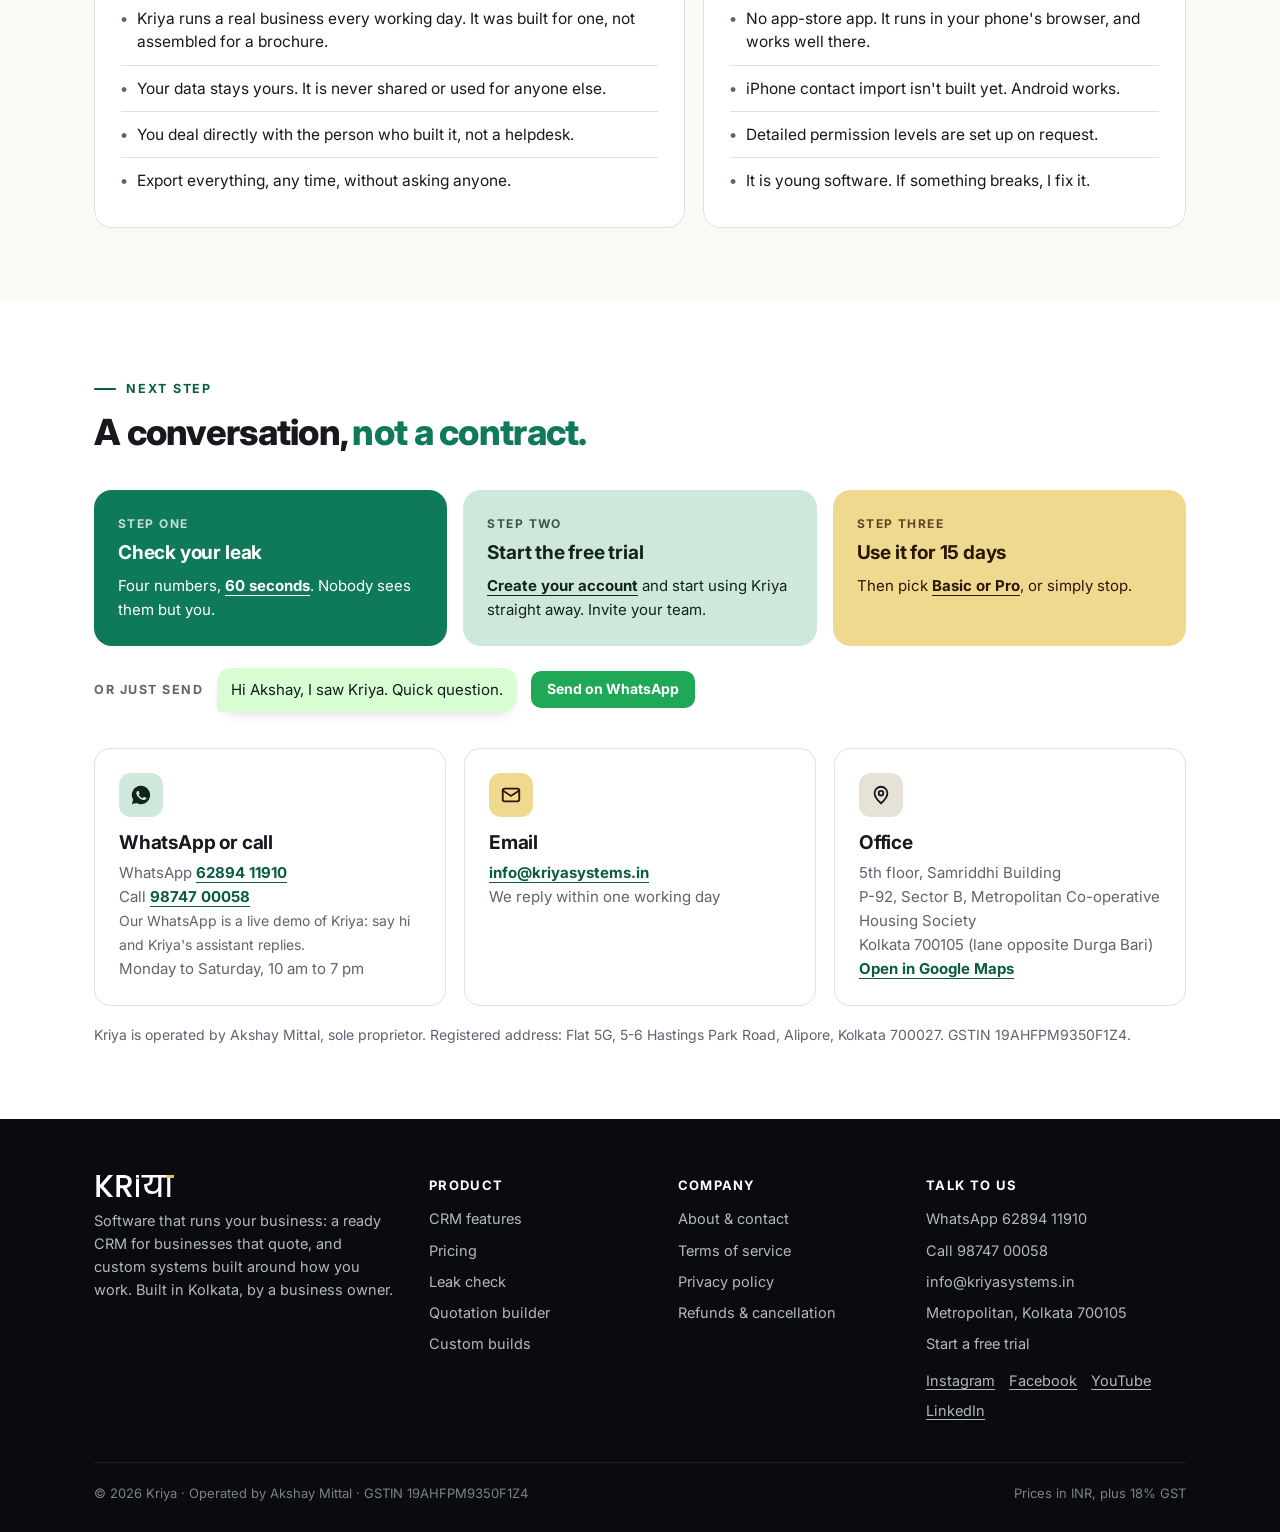
<file: about.html>
<!doctype html>
<html lang="en">
<head>
<meta charset="utf-8">
<meta name="viewport" content="width=device-width,initial-scale=1">
<title>About and contact · Kriya</title>
<meta name="description" content="Kriya was built by Akshay Mittal for his own business in Kolkata, after years of enquiries living in WhatsApp, a diary and Excel. Who it's for, what's honest about it, and how to reach us.">
<meta property="og:title" content="About and contact · Kriya">
<meta property="og:description" content="Kriya was built by Akshay Mittal for his own business in Kolkata, after years of enquiries living in WhatsApp, a diary and Excel. Who it's for, what's honest about it, and how to reach us.">
<meta property="og:type" content="website">
<meta name="theme-color" content="#0A0B0E">
<link rel="icon" href="media/favicon.svg?v=2" type="image/svg+xml"><link rel="alternate icon" href="favicon.ico?v=2" sizes="48x48"><link rel="apple-touch-icon" href="media/apple-touch-icon.png?v=2">
<link rel="preconnect" href="https://fonts.googleapis.com"><link rel="preconnect" href="https://fonts.gstatic.com" crossorigin>
<link href="https://fonts.googleapis.com/css2?family=Anton&family=Inter:wght@400;500;600;700;800&display=swap" rel="stylesheet">
<link rel="stylesheet" href="css/site.css?v=1793726427"><link rel="stylesheet" href="css/interact.css?v=1793726427">

<script>!function(f,b,e,v,n,t,s){if(f.fbq)return;n=f.fbq=function(){n.callMethod?n.callMethod.apply(n,arguments):n.queue.push(arguments)};if(!f._fbq)f._fbq=n;n.push=n;n.loaded=!0;n.version='2.0';n.queue=[];t=b.createElement(e);t.async=!0;t.src=v;s=b.getElementsByTagName(e)[0];s.parentNode.insertBefore(t,s)}(window,document,'script','https://connect.facebook.net/en_US/fbevents.js');fbq('init','2253510351856304');fbq('track','PageView');</script>
<noscript><img height="1" width="1" style="display:none" alt="" src="https://www.facebook.com/tr?id=2253510351856304&ev=PageView&noscript=1"></noscript>
</head>
<body><header class="hdr"><div class="wrap">
  <a class="brand" href="index.html" aria-label="Kriya home"><svg xmlns="http://www.w3.org/2000/svg" viewBox="0 0 2709 740" width="2709" height="740"><path d="M487.6546762589928 740.0 201.23741007194246 408.86330935251794V740.0H79.85611510791367V0.0H201.23741007194246V337.5251798561151L488.7194244604317 0.0H640.9784172661871L319.42446043165467 370.53237410071944L646.3021582733813 740.0Z" fill="#0F7A5A"/><path d="M1138.2158273381297 740.0 967.8561151079136 444.0H875.2230215827338V740.0H753.841726618705V0.0H1009.3812949640288Q1094.5611510791368 0.0 1153.6546762589928 29.81294964028774Q1212.7482014388488 59.62589928057548 1242.0287769784172 109.66906474820138Q1271.3093525179856 159.71223021582728 1271.3093525179856 221.4676258992805Q1271.3093525179856 293.8705035971223 1229.2517985611512 352.9640287769784Q1187.1942446043167 412.0575539568345 1099.884892086331 433.3525179856115L1283.021582733813 740.0ZM875.2230215827338 347.1079136690647H1009.3812949640288Q1077.525179856115 347.1079136690647 1112.1294964028775 313.03597122302153Q1146.7338129496402 278.9640287769784 1146.7338129496402 221.4676258992805Q1146.7338129496402 163.97122302158266 1112.6618705035971 131.4964028776978Q1078.589928057554 99.02158273381292 1009.3812949640288 99.02158273381292H875.2230215827338Z" fill="#0F7A5A"/><path d="M1514.423021582734 124.0V740.0H1413.381294964029V124.0Z" fill="#0F7A5A"/><path d="M2387.897841726619 88H2265.897841726619V740H2160.897841726619V540Q2130.897841726619 584 2077.897841726619 610.5Q2024.897841726619 637 1951.897841726619 637Q1824.897841726619 637 1755.397841726619 561.0Q1685.897841726619 485 1685.897841726619 355Q1685.897841726619 329 1688.897841726619 304H1701.897841726619Q1787.897841726619 304 1829.897841726619 267.5Q1871.897841726619 231 1871.897841726619 150V88H1596.897841726619V0H2387.897841726619ZM2160.897841726619 88H1975.897841726619V168Q1975.897841726619 350 1788.897841726619 361V365Q1788.897841726619 449 1837.897841726619 499.0Q1886.897841726619 549 1973.897841726619 549Q2026.897841726619 549 2069.897841726619 526.0Q2112.897841726619 503 2136.897841726619 462.0Q2160.897841726619 421 2160.897841726619 369Z" fill="#0F7A5A"/><path d="M2461.897841726619 740V88H2339.897841726619V0H2688.897841726619V88H2566.897841726619V740Z" fill="#0F7A5A"/><rect x="2432.9" y="0" width="260.0" height="90" fill="#C9A227"/><rect x="1413.4" y="0.0" width="101.0" height="90" fill="#0F7A5A"/></svg></a>
  <nav class="nav" aria-label="Main"><a href="features.html" class="">CRM</a><a href="whatsapp.html" class="">WhatsApp</a><a href="custom.html" class="">Custom builds</a><a href="pricing.html" class="nav-price ">Pricing</a><a href="about.html" class="on" aria-current=page>About</a><a class="nav-login" href="https://app.kriyasystems.in/">Log in</a></nav>
  <div class="hdr-cta"><a class="btn btn-gold btn-sm hdr-price" href="pricing.html">Pricing</a><a class="btn btn-line btn-sm hdr-login" href="https://app.kriyasystems.in/">Log in</a><a class="btn btn-red btn-sm" href="start.html">Start free trial</a>
  <button class="menu-btn" type="button" aria-label="Menu" aria-expanded="false"><span></span></button></div>
</div></header>
<main><section class="phead">
  <div class="wrap">
    <div class="eyebrow rv">About Kriya</div>
    <h1 class="rv d1">Built by a business owner, <em>for business owners.</em></h1>
  </div>
</section>

<section style="padding-top:24px">
  <div class="wrap narrow">
    <div class="founder rv" style="grid-template-columns:150px 1fr">
      <img src="media/founder.webp" alt="Akshay Mittal" style="width:150px;height:150px">
      <div>
        <p>I built Kriya for my own business, Auditro Hi Fi Systems, after years of enquiries living in WhatsApp, a diary and Excel, and a stint on a well-known CRM that was good software built for somebody else. My team runs on it every day.</p>
        <p style="margin-top:10px">Now I set it up for other businesses that sell the same way: through enquiries, quotations and follow-ups. You deal with me directly, not a helpdesk.</p>
        <div class="who">Akshay Mittal, founder<span>Kolkata · WhatsApp 62894 11910 · Call 98747 00058</span></div>
      </div>
    </div>
    <p class="muted rv" style="margin-top:18px">It's called Kriya, Sanskrit for action: the thing actually done, not just written down.</p>
  </div>
</section>

<section class="bg-white">
  <div class="wrap">
    <div class="sec-head rv">
      <div class="eyebrow">Is this for you?</div>
      <h2>Built for one kind of business. <em>Maybe yours.</em></h2>
    </div>
    <div class="fit-grid">
      <div class="fit-card yes fit-tap rv" id="fitYes"><small>It's for you if · tap what's true</small><ul>
        <li>You run a business of roughly 1 to 50 people</li>
        <li>You sell through enquiries, quotations and follow-ups, not a checkout page</li>
        <li>Enquiries come in on WhatsApp, calls, walk-ins, IndiaMART or referrals</li>
        <li>You're a distributor, manufacturer, trader, dealer, interiors or furnishing firm, AV or industrial supplier</li>
      </ul><p class="fit-verdict" id="fitVerdict" aria-live="polite"></p></div>
      <div class="fit-card no rv d1"><small>It's probably not for you if</small><ul>
        <li>You get fewer than 10 enquiries a month</li>
        <li>Your team already uses a CRM properly, every day</li>
        <li>You sell online at a fixed price, with no quotations</li>
      </ul><p class="note">If that's you, I'll say so in our first chat and save us both the time.</p></div>
    </div>
    <p class="rv" style="margin-top:22px;text-align:center">Need something a CRM can't do? We also build <a class="txt-link" href="custom.html">custom systems around how your business runs</a>: portals, apps, payments and WhatsApp automation.</p>
  </div>
</section>

<section>
  <div class="wrap">
    <div class="sec-head rv">
      <div class="eyebrow">Before you decide</div>
      <h2>The part most brochures <em>leave out.</em></h2>
    </div>
    <div class="fit-grid honest">
      <div class="fit-card yes rv"><small>What is already true</small><ul>
        <li>Kriya runs a real business every working day. It was built for one, not assembled for a brochure.</li>
        <li>Your data stays yours. It is never shared or used for anyone else.</li>
        <li>You deal directly with the person who built it, not a helpdesk.</li>
        <li>Export everything, any time, without asking anyone.</li>
      </ul></div>
      <div class="fit-card no rv d1"><small>What is not there yet</small><ul>
        <li>No app-store app. It runs in your phone's browser, and works well there.</li>
        <li>iPhone contact import isn't built yet. Android works.</li>
        <li>Detailed permission levels are set up on request.</li>
        <li>It is young software. If something breaks, I fix it.</li>
      </ul></div>
    </div>
  </div>
</section>

<section class="bg-white" id="contact">
  <div class="wrap">
    <div class="sec-head rv">
      <div class="eyebrow">Next step</div>
      <h2>A conversation, <em>not a contract.</em></h2>
    </div>
    <div class="close-steps">
      <div class="cs cs1 tilt rv"><small>Step one</small><h3>Check your leak</h3><p>Four numbers, <a href="leak-check.html">60 seconds</a>. Nobody sees them but you.</p></div>
      <div class="cs cs2 tilt rv d1"><small>Step two</small><h3>Start the free trial</h3><p><a href="start.html">Create your account</a> and start using Kriya straight away. Invite your team.</p></div>
      <div class="cs cs3 tilt rv d2"><small>Step three</small><h3>Use it for 15 days</h3><p>Then pick <a href="pricing.html">Basic or Pro</a>, or simply stop.</p></div>
    </div>
    <div class="send rv"><small>Or just send</small><div class="bubble">Hi Akshay, I saw Kriya. Quick question.</div><a class="btn btn-wa btn-sm" href="https://wa.me/916289411910?text=Hi%20Akshay%2C%20I%20saw%20Kriya.%20Quick%20question." target="_blank" rel="noopener">Send on WhatsApp</a></div>

    <div class="grid g3" style="margin-top:36px">
      <div class="card rv"><div class="ic ic-mint"><svg viewBox="0 0 24 24" fill="currentColor" aria-hidden="true"><path d="M12 2a10 10 0 0 0-8.6 15.1L2 22l5-1.3A10 10 0 1 0 12 2zm5.5 14.2c-.2.6-1.3 1.2-1.8 1.3-.5.1-1 .1-1.6-.1-.4-.1-.9-.3-1.5-.6-2.7-1.2-4.4-3.9-4.6-4.1-.1-.2-1.1-1.4-1.1-2.7s.7-1.9.9-2.2c.2-.3.5-.3.7-.3h.5c.2 0 .4 0 .6.5l.8 2c.1.2.1.4 0 .5l-.3.5-.4.4c-.1.1-.3.3-.1.6.2.3.7 1.2 1.6 2 1.1 1 2 1.3 2.3 1.4.3.1.5.1.6-.1l.9-1c.2-.3.4-.2.6-.1l1.9.9c.3.1.5.2.5.3.1.1.1.7-.1 1.3z"/></svg></div><h3>WhatsApp or call</h3><p>WhatsApp <a class="txt-link" href="https://wa.me/916289411910?text=Hi%20Akshay%2C%20I%20saw%20Kriya.%20Quick%20question." target="_blank" rel="noopener">62894 11910</a><br>Call <a class="txt-link" href="tel:+919874700058">98747 00058</a><br><span class="small">Our WhatsApp is a live demo of Kriya: say hi and Kriya's assistant replies.</span><br>Monday to Saturday, 10 am to 7 pm</p></div>
      <div class="card rv d1"><div class="ic ic-peach"><svg viewBox="0 0 24 24" fill="none" stroke="currentColor" stroke-width="2" stroke-linecap="round"><rect x="3" y="5" width="18" height="14" rx="2"/><path d="M3 7l9 6 9-6"/></svg></div><h3>Email</h3><p><a class="txt-link" href="mailto:info@kriyasystems.in">info@kriyasystems.in</a><br>We reply within one working day</p></div>
      <div class="card rv d2"><div class="ic ic-sand"><svg viewBox="0 0 24 24" fill="none" stroke="currentColor" stroke-width="2" stroke-linecap="round"><path d="M12 21s-7-6.2-7-11a7 7 0 0 1 14 0c0 4.8-7 11-7 11z"/><circle cx="12" cy="10" r="2.5"/></svg></div><h3>Office</h3><p>5th floor, Samriddhi Building<br>P-92, Sector B, Metropolitan Co-operative Housing Society<br>Kolkata 700105 (lane opposite Durga Bari)<br><a class="txt-link" href="https://maps.app.goo.gl/K7Q7RPpEMNNqTarj6" target="_blank" rel="noopener">Open in Google Maps</a></p></div>
    </div>
    <p class="muted small rv" style="margin-top:18px">Kriya is operated by Akshay Mittal, sole proprietor. Registered address: Flat 5G, 5-6 Hastings Park Road, Alipore, Kolkata 700027. GSTIN 19AHFPM9350F1Z4.</p>
  </div>
</section>
</main>
<footer class="ftr"><div class="wrap">
  <div class="ftr-grid">
    <div><a class="brand" href="index.html" aria-label="Kriya"><svg xmlns="http://www.w3.org/2000/svg" viewBox="0 0 2709 740" width="2709" height="740"><path d="M487.6546762589928 740.0 201.23741007194246 408.86330935251794V740.0H79.85611510791367V0.0H201.23741007194246V337.5251798561151L488.7194244604317 0.0H640.9784172661871L319.42446043165467 370.53237410071944L646.3021582733813 740.0Z" fill="#FFFFFF"/><path d="M1138.2158273381297 740.0 967.8561151079136 444.0H875.2230215827338V740.0H753.841726618705V0.0H1009.3812949640288Q1094.5611510791368 0.0 1153.6546762589928 29.81294964028774Q1212.7482014388488 59.62589928057548 1242.0287769784172 109.66906474820138Q1271.3093525179856 159.71223021582728 1271.3093525179856 221.4676258992805Q1271.3093525179856 293.8705035971223 1229.2517985611512 352.9640287769784Q1187.1942446043167 412.0575539568345 1099.884892086331 433.3525179856115L1283.021582733813 740.0ZM875.2230215827338 347.1079136690647H1009.3812949640288Q1077.525179856115 347.1079136690647 1112.1294964028775 313.03597122302153Q1146.7338129496402 278.9640287769784 1146.7338129496402 221.4676258992805Q1146.7338129496402 163.97122302158266 1112.6618705035971 131.4964028776978Q1078.589928057554 99.02158273381292 1009.3812949640288 99.02158273381292H875.2230215827338Z" fill="#FFFFFF"/><path d="M1514.423021582734 124.0V740.0H1413.381294964029V124.0Z" fill="#FFFFFF"/><path d="M2387.897841726619 88H2265.897841726619V740H2160.897841726619V540Q2130.897841726619 584 2077.897841726619 610.5Q2024.897841726619 637 1951.897841726619 637Q1824.897841726619 637 1755.397841726619 561.0Q1685.897841726619 485 1685.897841726619 355Q1685.897841726619 329 1688.897841726619 304H1701.897841726619Q1787.897841726619 304 1829.897841726619 267.5Q1871.897841726619 231 1871.897841726619 150V88H1596.897841726619V0H2387.897841726619ZM2160.897841726619 88H1975.897841726619V168Q1975.897841726619 350 1788.897841726619 361V365Q1788.897841726619 449 1837.897841726619 499.0Q1886.897841726619 549 1973.897841726619 549Q2026.897841726619 549 2069.897841726619 526.0Q2112.897841726619 503 2136.897841726619 462.0Q2160.897841726619 421 2160.897841726619 369Z" fill="#FFFFFF"/><path d="M2461.897841726619 740V88H2339.897841726619V0H2688.897841726619V88H2566.897841726619V740Z" fill="#FFFFFF"/><rect x="2432.9" y="0" width="260.0" height="90" fill="#E6C45A"/><rect x="1413.4" y="0.0" width="101.0" height="90" fill="#FFFFFF"/></svg></a>
      <p>Software that runs your business: a ready CRM for businesses that quote, and custom systems built around how you work. Built in Kolkata, by a business owner.</p></div>
    <div><h4>Product</h4><ul><li><a href="features.html">CRM features</a></li><li><a href="pricing.html">Pricing</a></li><li><a href="leak-check.html">Leak check</a></li><li><a href="quotation-builder.html">Quotation builder</a></li><li><a href="custom.html">Custom builds</a></li></ul></div>
    <div><h4>Company</h4><ul><li><a href="about.html">About &amp; contact</a></li><li><a href="terms.html">Terms of service</a></li><li><a href="privacy.html">Privacy policy</a></li><li><a href="refunds.html">Refunds &amp; cancellation</a></li></ul></div>
    <div><h4>Talk to us</h4><ul><li><a href="https://wa.me/916289411910?text=Hi%20Akshay%2C%20I%20saw%20Kriya.%20Quick%20question." target="_blank" rel="noopener">WhatsApp 62894 11910</a></li><li><a href="tel:+919874700058">Call 98747 00058</a></li><li><a href="mailto:info@kriyasystems.in">info@kriyasystems.in</a></li><li><a href="https://maps.app.goo.gl/K7Q7RPpEMNNqTarj6" target="_blank" rel="noopener">Metropolitan, Kolkata 700105</a></li><li><a href="start.html">Start a free trial</a></li></ul>
      <div class="ftr-soc"><a href="https://www.instagram.com/kriya.systems/" target="_blank" rel="noopener">Instagram</a><a href="https://www.facebook.com/kriya.systems/" target="_blank" rel="noopener">Facebook</a><a href="https://www.youtube.com/@KriyaSystems" target="_blank" rel="noopener">YouTube</a><a href="https://www.linkedin.com/in/akshay-mittal-7527051a2/" target="_blank" rel="noopener">LinkedIn</a></div></div>
  </div>
  <div class="ftr-bot"><span>© 2026 Kriya · Operated by Akshay Mittal · GSTIN 19AHFPM9350F1Z4</span><span>Prices in INR, plus 18% GST</span></div>
</div></footer>
<a class="wa-float" href="https://wa.me/916289411910?text=Hi%20Akshay%2C%20I%20saw%20Kriya.%20Quick%20question." target="_blank" rel="noopener" aria-label="Chat on WhatsApp"><svg viewBox="0 0 24 24" fill="currentColor" aria-hidden="true"><path d="M12 2a10 10 0 0 0-8.6 15.1L2 22l5-1.3A10 10 0 1 0 12 2zm5.5 14.2c-.2.6-1.3 1.2-1.8 1.3-.5.1-1 .1-1.6-.1-.4-.1-.9-.3-1.5-.6-2.7-1.2-4.4-3.9-4.6-4.1-.1-.2-1.1-1.4-1.1-2.7s.7-1.9.9-2.2c.2-.3.5-.3.7-.3h.5c.2 0 .4 0 .6.5l.8 2c.1.2.1.4 0 .5l-.3.5-.4.4c-.1.1-.3.3-.1.6.2.3.7 1.2 1.6 2 1.1 1 2 1.3 2.3 1.4.3.1.5.1.6-.1l.9-1c.2-.3.4-.2.6-.1l1.9.9c.3.1.5.2.5.3.1.1.1.7-.1 1.3z"/></svg></a>
<script src="js/interact.js?v=1793726427" defer></script><script src="js/site.js?v=1793726427" defer></script>
</body>
</html>
</file>
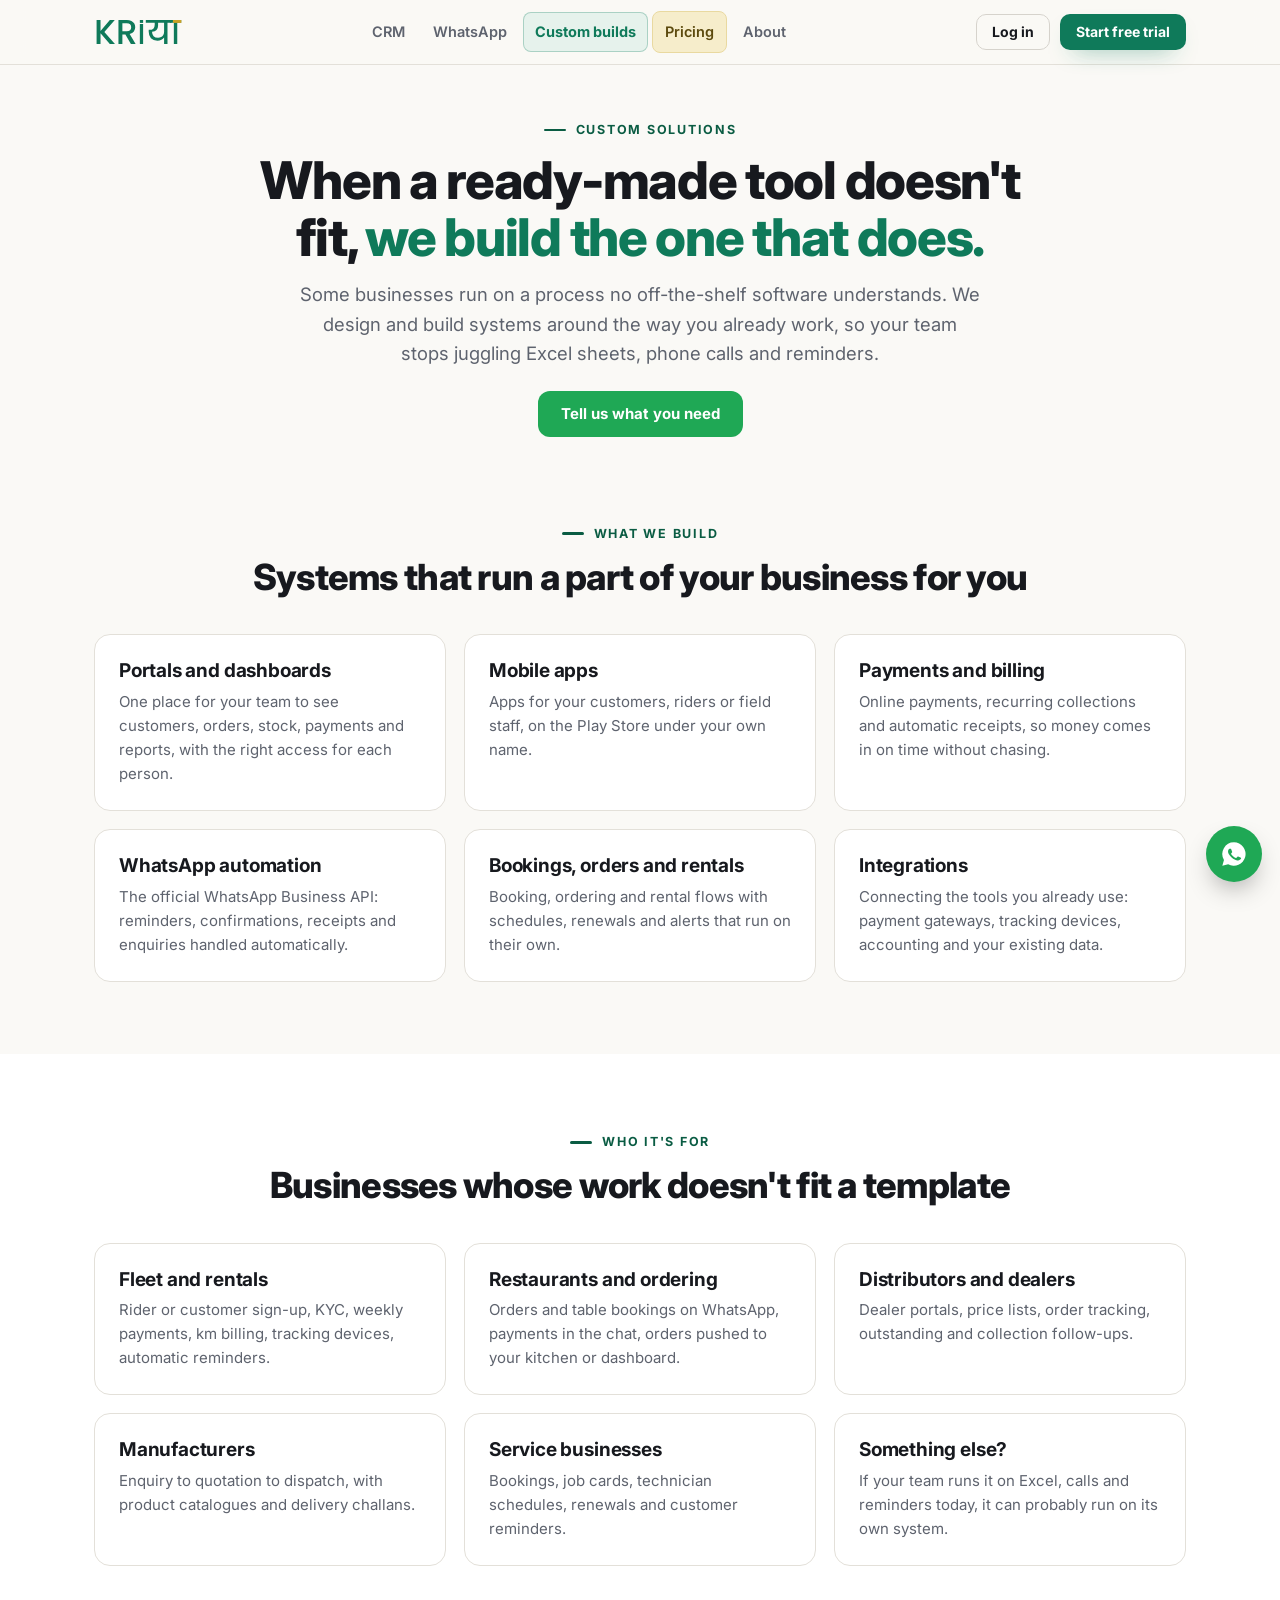
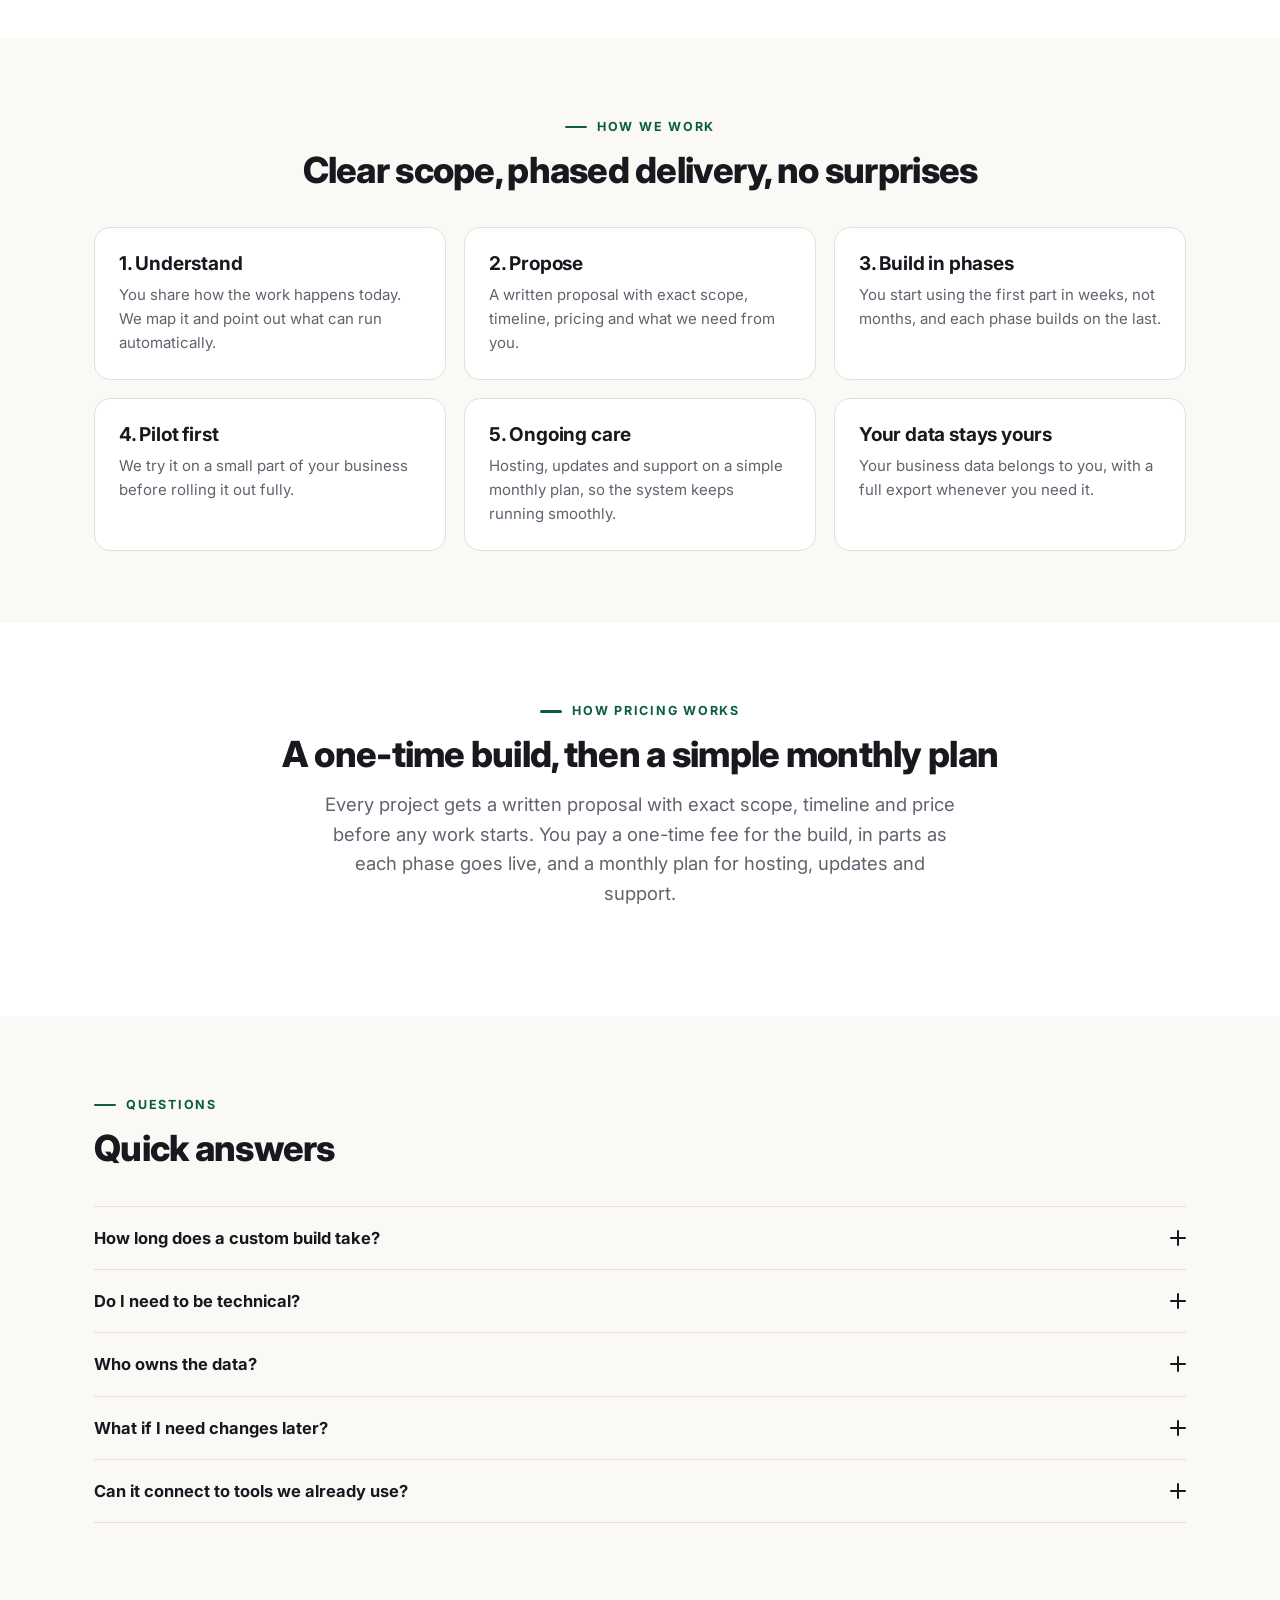
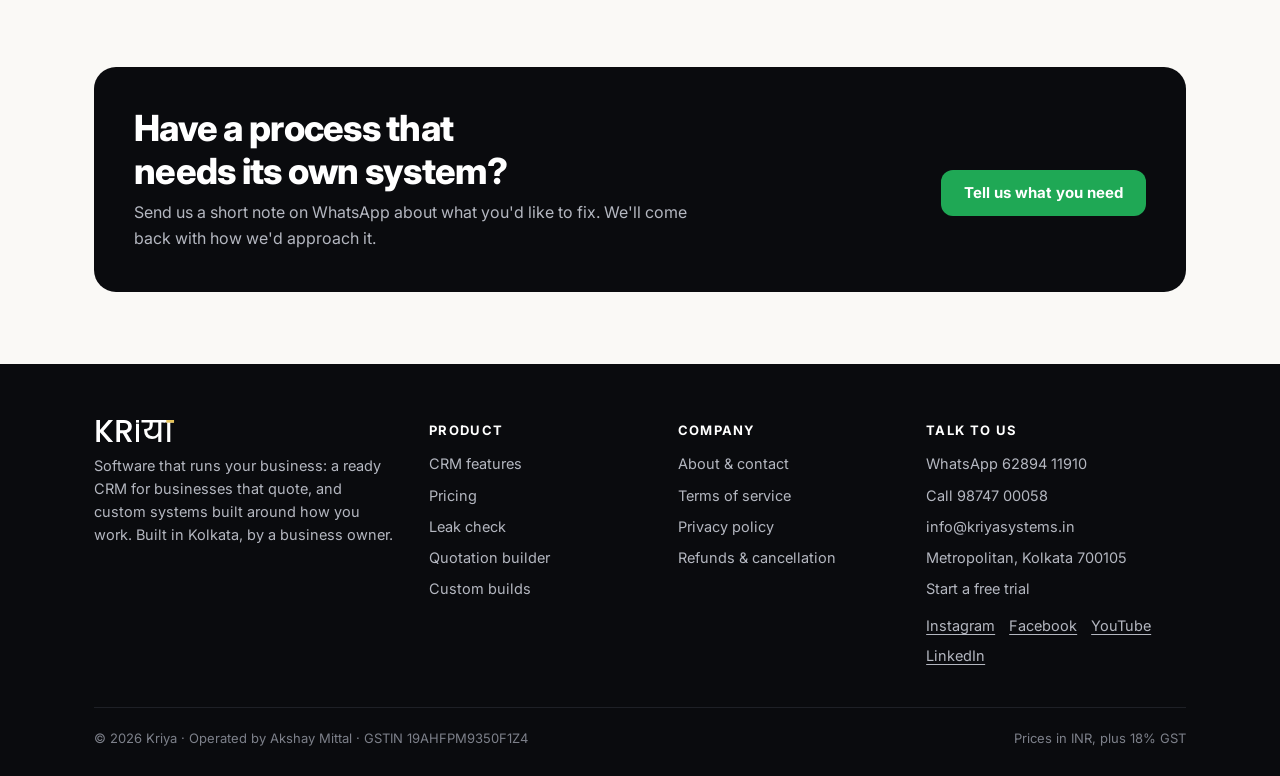
<file: custom.html>
<!doctype html>
<html lang="en">
<head>
<meta charset="utf-8">
<meta name="viewport" content="width=device-width,initial-scale=1">
<title>Custom builds · Software built around your business · Kriya</title>
<meta name="description" content="Beyond the Kriya CRM, we build custom systems around how your business actually runs: portals, apps, payments, WhatsApp automation and integrations. Built in Kolkata.">
<meta property="og:title" content="Custom builds · Software built around your business · Kriya">
<meta property="og:description" content="Beyond the Kriya CRM, we build custom systems around how your business actually runs: portals, apps, payments, WhatsApp automation and integrations. Built in Kolkata.">
<meta property="og:type" content="website">
<meta name="theme-color" content="#0A0B0E">
<link rel="icon" href="media/favicon.svg?v=2" type="image/svg+xml"><link rel="alternate icon" href="favicon.ico?v=2" sizes="48x48"><link rel="apple-touch-icon" href="media/apple-touch-icon.png?v=2">
<link rel="preconnect" href="https://fonts.googleapis.com"><link rel="preconnect" href="https://fonts.gstatic.com" crossorigin>
<link href="https://fonts.googleapis.com/css2?family=Anton&family=Inter:wght@400;500;600;700;800&display=swap" rel="stylesheet">
<link rel="stylesheet" href="css/site.css?v=1793726427"><link rel="stylesheet" href="css/interact.css?v=1793726427">
<script src="https://cdnjs.cloudflare.com/ajax/libs/gsap/3.12.5/gsap.min.js" defer></script>
<script>!function(f,b,e,v,n,t,s){if(f.fbq)return;n=f.fbq=function(){n.callMethod?n.callMethod.apply(n,arguments):n.queue.push(arguments)};if(!f._fbq)f._fbq=n;n.push=n;n.loaded=!0;n.version='2.0';n.queue=[];t=b.createElement(e);t.async=!0;t.src=v;s=b.getElementsByTagName(e)[0];s.parentNode.insertBefore(t,s)}(window,document,'script','https://connect.facebook.net/en_US/fbevents.js');fbq('init','2253510351856304');fbq('track','PageView');</script>
<noscript><img height="1" width="1" style="display:none" alt="" src="https://www.facebook.com/tr?id=2253510351856304&ev=PageView&noscript=1"></noscript>
</head>
<body><header class="hdr"><div class="wrap">
  <a class="brand" href="index.html" aria-label="Kriya home"><svg xmlns="http://www.w3.org/2000/svg" viewBox="0 0 2709 740" width="2709" height="740"><path d="M487.6546762589928 740.0 201.23741007194246 408.86330935251794V740.0H79.85611510791367V0.0H201.23741007194246V337.5251798561151L488.7194244604317 0.0H640.9784172661871L319.42446043165467 370.53237410071944L646.3021582733813 740.0Z" fill="#0F7A5A"/><path d="M1138.2158273381297 740.0 967.8561151079136 444.0H875.2230215827338V740.0H753.841726618705V0.0H1009.3812949640288Q1094.5611510791368 0.0 1153.6546762589928 29.81294964028774Q1212.7482014388488 59.62589928057548 1242.0287769784172 109.66906474820138Q1271.3093525179856 159.71223021582728 1271.3093525179856 221.4676258992805Q1271.3093525179856 293.8705035971223 1229.2517985611512 352.9640287769784Q1187.1942446043167 412.0575539568345 1099.884892086331 433.3525179856115L1283.021582733813 740.0ZM875.2230215827338 347.1079136690647H1009.3812949640288Q1077.525179856115 347.1079136690647 1112.1294964028775 313.03597122302153Q1146.7338129496402 278.9640287769784 1146.7338129496402 221.4676258992805Q1146.7338129496402 163.97122302158266 1112.6618705035971 131.4964028776978Q1078.589928057554 99.02158273381292 1009.3812949640288 99.02158273381292H875.2230215827338Z" fill="#0F7A5A"/><path d="M1514.423021582734 124.0V740.0H1413.381294964029V124.0Z" fill="#0F7A5A"/><path d="M2387.897841726619 88H2265.897841726619V740H2160.897841726619V540Q2130.897841726619 584 2077.897841726619 610.5Q2024.897841726619 637 1951.897841726619 637Q1824.897841726619 637 1755.397841726619 561.0Q1685.897841726619 485 1685.897841726619 355Q1685.897841726619 329 1688.897841726619 304H1701.897841726619Q1787.897841726619 304 1829.897841726619 267.5Q1871.897841726619 231 1871.897841726619 150V88H1596.897841726619V0H2387.897841726619ZM2160.897841726619 88H1975.897841726619V168Q1975.897841726619 350 1788.897841726619 361V365Q1788.897841726619 449 1837.897841726619 499.0Q1886.897841726619 549 1973.897841726619 549Q2026.897841726619 549 2069.897841726619 526.0Q2112.897841726619 503 2136.897841726619 462.0Q2160.897841726619 421 2160.897841726619 369Z" fill="#0F7A5A"/><path d="M2461.897841726619 740V88H2339.897841726619V0H2688.897841726619V88H2566.897841726619V740Z" fill="#0F7A5A"/><rect x="2432.9" y="0" width="260.0" height="90" fill="#C9A227"/><rect x="1413.4" y="0.0" width="101.0" height="90" fill="#0F7A5A"/></svg></a>
  <nav class="nav" aria-label="Main"><a href="features.html" class="">CRM</a><a href="whatsapp.html" class="">WhatsApp</a><a href="custom.html" class="on" aria-current=page>Custom builds</a><a href="pricing.html" class="nav-price ">Pricing</a><a href="about.html" class="">About</a><a class="nav-login" href="https://app.kriyasystems.in/">Log in</a></nav>
  <div class="hdr-cta"><a class="btn btn-gold btn-sm hdr-price" href="pricing.html">Pricing</a><a class="btn btn-line btn-sm hdr-login" href="https://app.kriyasystems.in/">Log in</a><a class="btn btn-red btn-sm" href="start.html">Start free trial</a>
  <button class="menu-btn" type="button" aria-label="Menu" aria-expanded="false"><span></span></button></div>
</div></header>
<main><section class="phead center">
  <div class="wrap">
    <div class="eyebrow rv">Custom solutions</div>
    <h1 class="rv d1">When a ready-made tool doesn't fit, <em>we build the one that does.</em></h1>
    <p class="lead rv d2">Some businesses run on a process no off-the-shelf software understands. We design and build systems around the way you already work, so your team stops juggling Excel sheets, phone calls and reminders.</p>
    <div class="btn-row center rv d3" style="justify-content:center;margin-top:22px"><a class="btn btn-wa" href="https://wa.me/916289411910?text=Hi%2C%20I%27d%20like%20to%20discuss%20a%20custom%20solution%20for%20my%20business" target="_blank" rel="noopener">Tell us what you need</a></div>
  </div>
</section>

<section>
  <div class="wrap">
    <div class="sec-head center rv"><div class="eyebrow">What we build</div><h2>Systems that run a part of your business for you</h2></div>
    <div class="grid g3">
      <div class="card rv"><h3>Portals and dashboards</h3><p>One place for your team to see customers, orders, stock, payments and reports, with the right access for each person.</p></div>
      <div class="card rv d1"><h3>Mobile apps</h3><p>Apps for your customers, riders or field staff, on the Play Store under your own name.</p></div>
      <div class="card rv d2"><h3>Payments and billing</h3><p>Online payments, recurring collections and automatic receipts, so money comes in on time without chasing.</p></div>
      <div class="card rv"><h3>WhatsApp automation</h3><p>The official WhatsApp Business API: reminders, confirmations, receipts and enquiries handled automatically.</p></div>
      <div class="card rv d1"><h3>Bookings, orders and rentals</h3><p>Booking, ordering and rental flows with schedules, renewals and alerts that run on their own.</p></div>
      <div class="card rv d2"><h3>Integrations</h3><p>Connecting the tools you already use: payment gateways, tracking devices, accounting and your existing data.</p></div>
    </div>
  </div>
</section>

<section class="bg-white">
  <div class="wrap">
    <div class="sec-head center rv"><div class="eyebrow">Who it's for</div><h2>Businesses whose work doesn't fit a template</h2></div>
    <div class="grid g3">
      <div class="card rv"><h3>Fleet and rentals</h3><p>Rider or customer sign-up, KYC, weekly payments, km billing, tracking devices, automatic reminders.</p></div>
      <div class="card rv d1"><h3>Restaurants and ordering</h3><p>Orders and table bookings on WhatsApp, payments in the chat, orders pushed to your kitchen or dashboard.</p></div>
      <div class="card rv d2"><h3>Distributors and dealers</h3><p>Dealer portals, price lists, order tracking, outstanding and collection follow-ups.</p></div>
      <div class="card rv"><h3>Manufacturers</h3><p>Enquiry to quotation to dispatch, with product catalogues and delivery challans.</p></div>
      <div class="card rv d1"><h3>Service businesses</h3><p>Bookings, job cards, technician schedules, renewals and customer reminders.</p></div>
      <div class="card rv d2"><h3>Something else?</h3><p>If your team runs it on Excel, calls and reminders today, it can probably run on its own system.</p></div>
    </div>
  </div>
</section>

<section>
  <div class="wrap">
    <div class="sec-head center rv"><div class="eyebrow">How we work</div><h2>Clear scope, phased delivery, no surprises</h2></div>
    <div class="grid g3">
      <div class="card rv"><h3>1. Understand</h3><p>You share how the work happens today. We map it and point out what can run automatically.</p></div>
      <div class="card rv d1"><h3>2. Propose</h3><p>A written proposal with exact scope, timeline, pricing and what we need from you.</p></div>
      <div class="card rv d2"><h3>3. Build in phases</h3><p>You start using the first part in weeks, not months, and each phase builds on the last.</p></div>
      <div class="card rv"><h3>4. Pilot first</h3><p>We try it on a small part of your business before rolling it out fully.</p></div>
      <div class="card rv d1"><h3>5. Ongoing care</h3><p>Hosting, updates and support on a simple monthly plan, so the system keeps running smoothly.</p></div>
      <div class="card rv d2"><h3>Your data stays yours</h3><p>Your business data belongs to you, with a full export whenever you need it.</p></div>
    </div>
  </div>
</section>

<section class="bg-white">
  <div class="wrap">
    <div class="sec-head center rv"><div class="eyebrow">How pricing works</div><h2>A one-time build, then a simple monthly plan</h2>
      <p class="lead">Every project gets a written proposal with exact scope, timeline and price before any work starts. You pay a one-time fee for the build, in parts as each phase goes live, and a monthly plan for hosting, updates and support.</p></div>
  </div>
</section>

<section>
  <div class="wrap">
    <div class="sec-head rv"><div class="eyebrow">Questions</div><h2>Quick answers</h2></div>
    <div class="faq rv">
      <div class="faq-item"><button class="faq-q">How long does a custom build take?<span class="plus"></span></button><div class="faq-a"><p>Small systems take a few weeks; larger platforms with apps and integrations take a few months. We build in phases, so you start using the first part early.</p></div></div>
      <div class="faq-item"><button class="faq-q">Do I need to be technical?<span class="plus"></span></button><div class="faq-a"><p>No. You tell us how the work happens today; we handle the design, building, hosting and setup.</p></div></div>
      <div class="faq-item"><button class="faq-q">Who owns the data?<span class="plus"></span></button><div class="faq-a"><p>You do. Your business data is always yours, with a full export whenever you need it.</p></div></div>
      <div class="faq-item"><button class="faq-q">What if I need changes later?<span class="plus"></span></button><div class="faq-a"><p>Small changes are covered by the monthly plan. New features are quoted before we start, so there are no surprises.</p></div></div>
      <div class="faq-item"><button class="faq-q">Can it connect to tools we already use?<span class="plus"></span></button><div class="faq-a"><p>Usually, yes: payment gateways, WhatsApp, tracking devices, accounting software and your existing Excel data.</p></div></div>
    </div>
  </div>
</section>

<section>
  <div class="wrap">
    <div class="cta-band rv">
      <div><h2>Have a process that needs its own system?</h2><p>Send us a short note on WhatsApp about what you'd like to fix. We'll come back with how we'd approach it.</p></div>
      <div class="btn-row"><a class="btn btn-wa" href="https://wa.me/916289411910?text=Hi%2C%20I%27d%20like%20to%20discuss%20a%20custom%20solution%20for%20my%20business" target="_blank" rel="noopener">Tell us what you need</a></div>
    </div>
  </div>
</section>
</main>
<footer class="ftr"><div class="wrap">
  <div class="ftr-grid">
    <div><a class="brand" href="index.html" aria-label="Kriya"><svg xmlns="http://www.w3.org/2000/svg" viewBox="0 0 2709 740" width="2709" height="740"><path d="M487.6546762589928 740.0 201.23741007194246 408.86330935251794V740.0H79.85611510791367V0.0H201.23741007194246V337.5251798561151L488.7194244604317 0.0H640.9784172661871L319.42446043165467 370.53237410071944L646.3021582733813 740.0Z" fill="#FFFFFF"/><path d="M1138.2158273381297 740.0 967.8561151079136 444.0H875.2230215827338V740.0H753.841726618705V0.0H1009.3812949640288Q1094.5611510791368 0.0 1153.6546762589928 29.81294964028774Q1212.7482014388488 59.62589928057548 1242.0287769784172 109.66906474820138Q1271.3093525179856 159.71223021582728 1271.3093525179856 221.4676258992805Q1271.3093525179856 293.8705035971223 1229.2517985611512 352.9640287769784Q1187.1942446043167 412.0575539568345 1099.884892086331 433.3525179856115L1283.021582733813 740.0ZM875.2230215827338 347.1079136690647H1009.3812949640288Q1077.525179856115 347.1079136690647 1112.1294964028775 313.03597122302153Q1146.7338129496402 278.9640287769784 1146.7338129496402 221.4676258992805Q1146.7338129496402 163.97122302158266 1112.6618705035971 131.4964028776978Q1078.589928057554 99.02158273381292 1009.3812949640288 99.02158273381292H875.2230215827338Z" fill="#FFFFFF"/><path d="M1514.423021582734 124.0V740.0H1413.381294964029V124.0Z" fill="#FFFFFF"/><path d="M2387.897841726619 88H2265.897841726619V740H2160.897841726619V540Q2130.897841726619 584 2077.897841726619 610.5Q2024.897841726619 637 1951.897841726619 637Q1824.897841726619 637 1755.397841726619 561.0Q1685.897841726619 485 1685.897841726619 355Q1685.897841726619 329 1688.897841726619 304H1701.897841726619Q1787.897841726619 304 1829.897841726619 267.5Q1871.897841726619 231 1871.897841726619 150V88H1596.897841726619V0H2387.897841726619ZM2160.897841726619 88H1975.897841726619V168Q1975.897841726619 350 1788.897841726619 361V365Q1788.897841726619 449 1837.897841726619 499.0Q1886.897841726619 549 1973.897841726619 549Q2026.897841726619 549 2069.897841726619 526.0Q2112.897841726619 503 2136.897841726619 462.0Q2160.897841726619 421 2160.897841726619 369Z" fill="#FFFFFF"/><path d="M2461.897841726619 740V88H2339.897841726619V0H2688.897841726619V88H2566.897841726619V740Z" fill="#FFFFFF"/><rect x="2432.9" y="0" width="260.0" height="90" fill="#E6C45A"/><rect x="1413.4" y="0.0" width="101.0" height="90" fill="#FFFFFF"/></svg></a>
      <p>Software that runs your business: a ready CRM for businesses that quote, and custom systems built around how you work. Built in Kolkata, by a business owner.</p></div>
    <div><h4>Product</h4><ul><li><a href="features.html">CRM features</a></li><li><a href="pricing.html">Pricing</a></li><li><a href="leak-check.html">Leak check</a></li><li><a href="quotation-builder.html">Quotation builder</a></li><li><a href="custom.html">Custom builds</a></li></ul></div>
    <div><h4>Company</h4><ul><li><a href="about.html">About &amp; contact</a></li><li><a href="terms.html">Terms of service</a></li><li><a href="privacy.html">Privacy policy</a></li><li><a href="refunds.html">Refunds &amp; cancellation</a></li></ul></div>
    <div><h4>Talk to us</h4><ul><li><a href="https://wa.me/916289411910?text=Hi%20Akshay%2C%20I%20saw%20Kriya.%20Quick%20question." target="_blank" rel="noopener">WhatsApp 62894 11910</a></li><li><a href="tel:+919874700058">Call 98747 00058</a></li><li><a href="mailto:info@kriyasystems.in">info@kriyasystems.in</a></li><li><a href="https://maps.app.goo.gl/K7Q7RPpEMNNqTarj6" target="_blank" rel="noopener">Metropolitan, Kolkata 700105</a></li><li><a href="start.html">Start a free trial</a></li></ul>
      <div class="ftr-soc"><a href="https://www.instagram.com/kriya.systems/" target="_blank" rel="noopener">Instagram</a><a href="https://www.facebook.com/kriya.systems/" target="_blank" rel="noopener">Facebook</a><a href="https://www.youtube.com/@KriyaSystems" target="_blank" rel="noopener">YouTube</a><a href="https://www.linkedin.com/in/akshay-mittal-7527051a2/" target="_blank" rel="noopener">LinkedIn</a></div></div>
  </div>
  <div class="ftr-bot"><span>© 2026 Kriya · Operated by Akshay Mittal · GSTIN 19AHFPM9350F1Z4</span><span>Prices in INR, plus 18% GST</span></div>
</div></footer>
<a class="wa-float" href="https://wa.me/916289411910?text=Hi%20Akshay%2C%20I%20saw%20Kriya.%20Quick%20question." target="_blank" rel="noopener" aria-label="Chat on WhatsApp"><svg viewBox="0 0 24 24" fill="currentColor" aria-hidden="true"><path d="M12 2a10 10 0 0 0-8.6 15.1L2 22l5-1.3A10 10 0 1 0 12 2zm5.5 14.2c-.2.6-1.3 1.2-1.8 1.3-.5.1-1 .1-1.6-.1-.4-.1-.9-.3-1.5-.6-2.7-1.2-4.4-3.9-4.6-4.1-.1-.2-1.1-1.4-1.1-2.7s.7-1.9.9-2.2c.2-.3.5-.3.7-.3h.5c.2 0 .4 0 .6.5l.8 2c.1.2.1.4 0 .5l-.3.5-.4.4c-.1.1-.3.3-.1.6.2.3.7 1.2 1.6 2 1.1 1 2 1.3 2.3 1.4.3.1.5.1.6-.1l.9-1c.2-.3.4-.2.6-.1l1.9.9c.3.1.5.2.5.3.1.1.1.7-.1 1.3z"/></svg></a>
<script src="js/interact.js?v=1793726427" defer></script><script src="js/site.js?v=1793726427" defer></script>
</body>
</html>
</file>
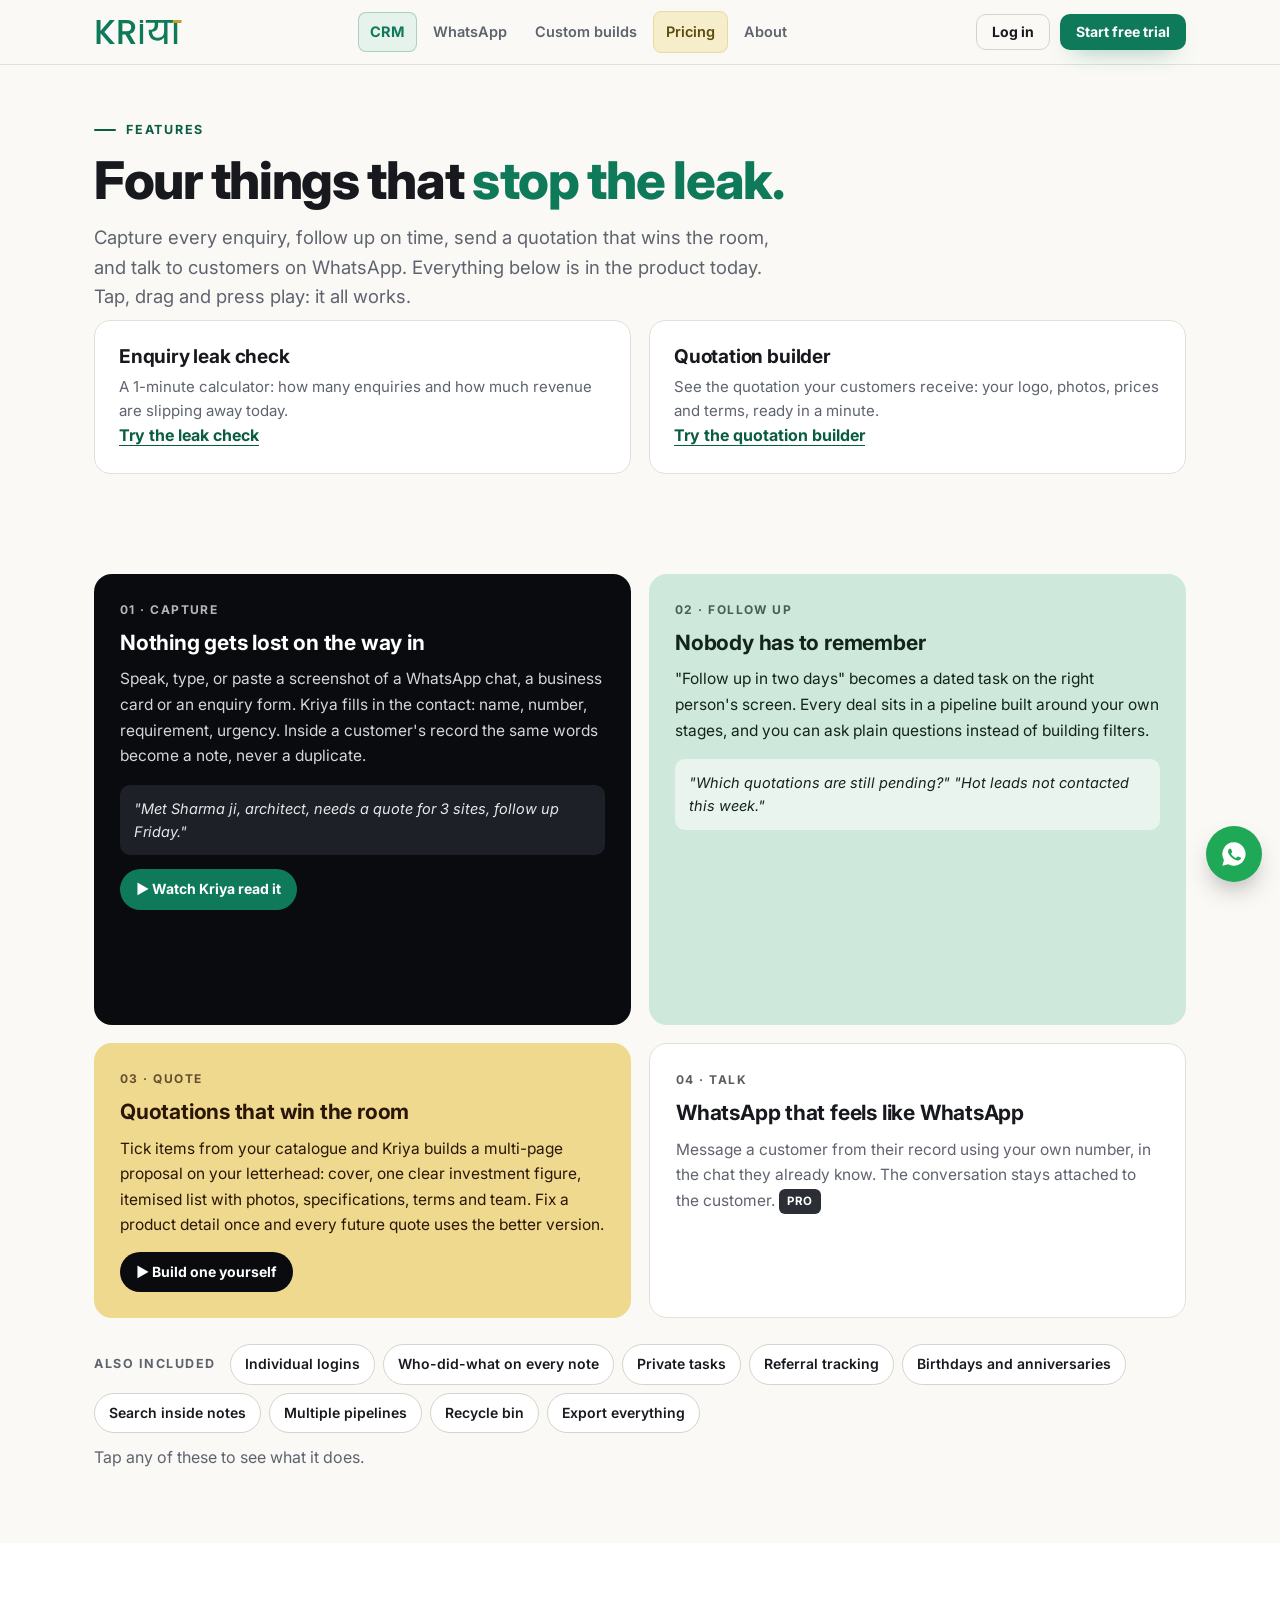
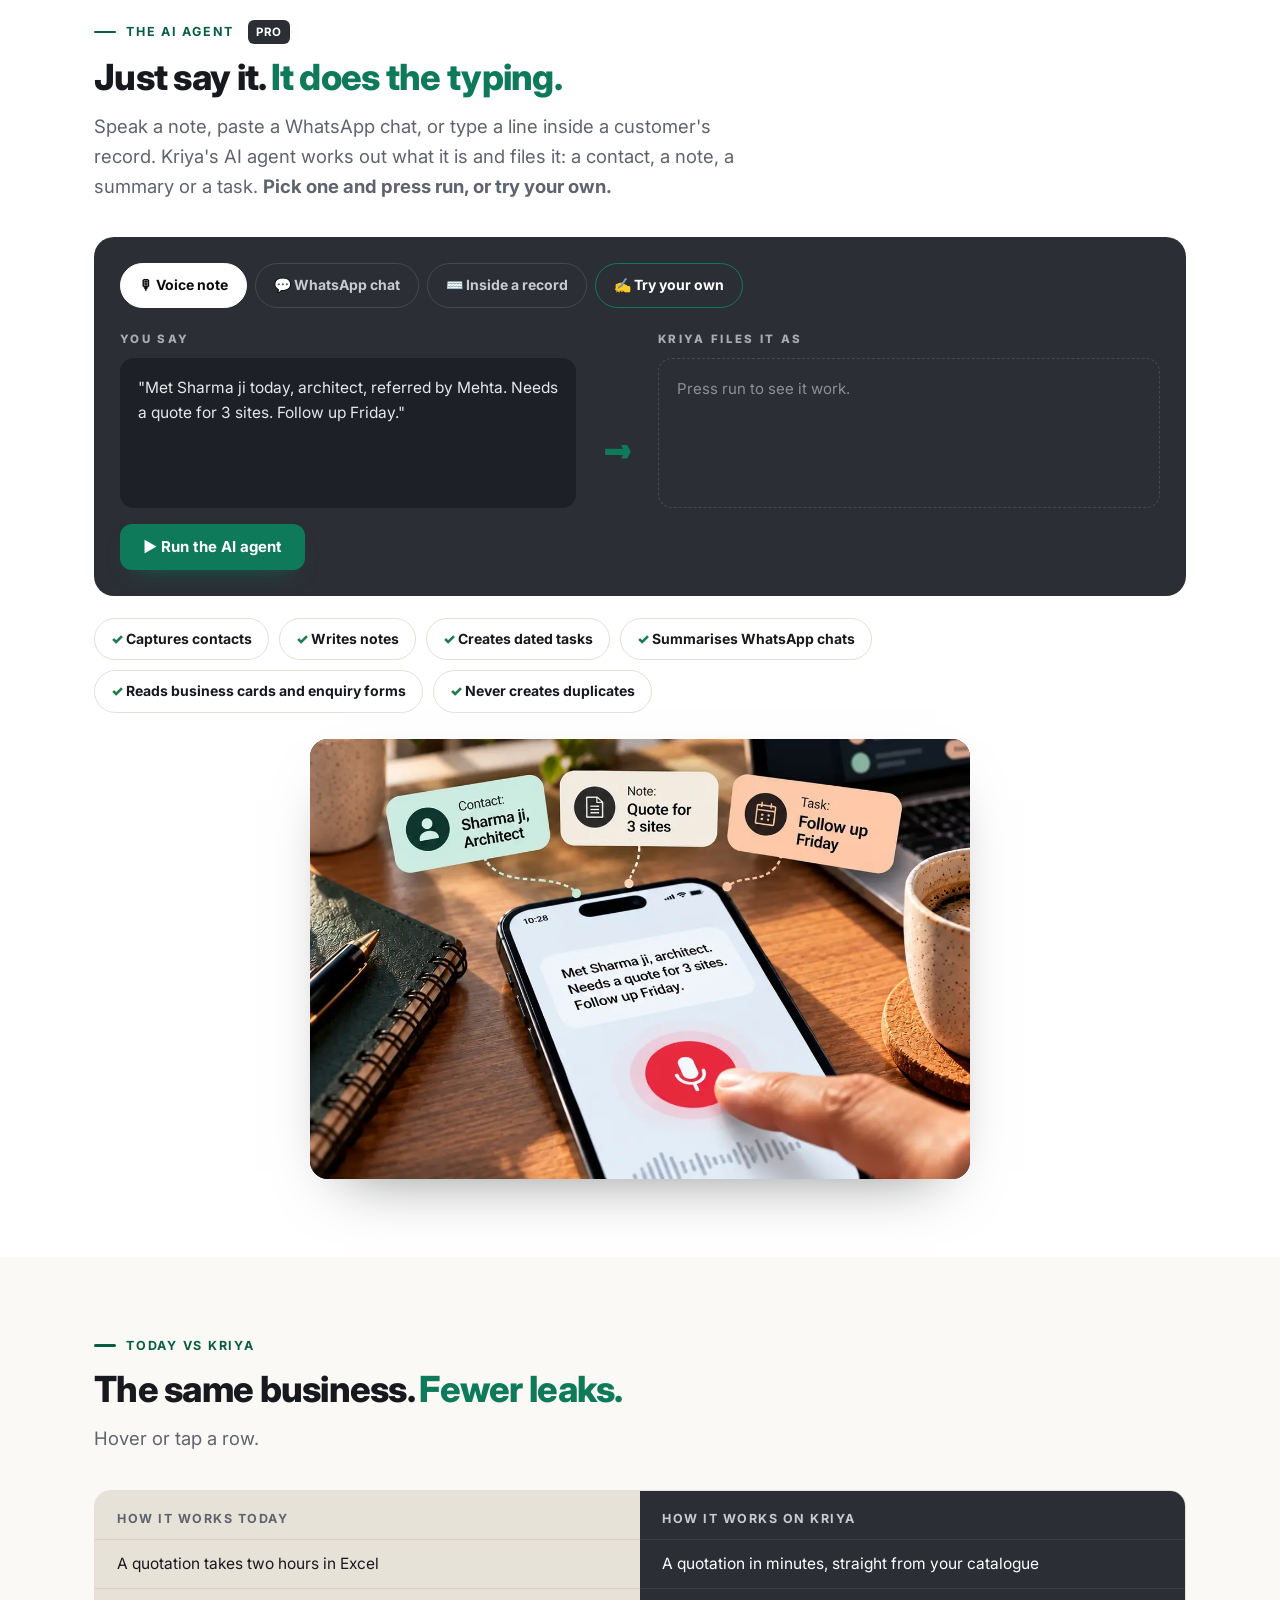
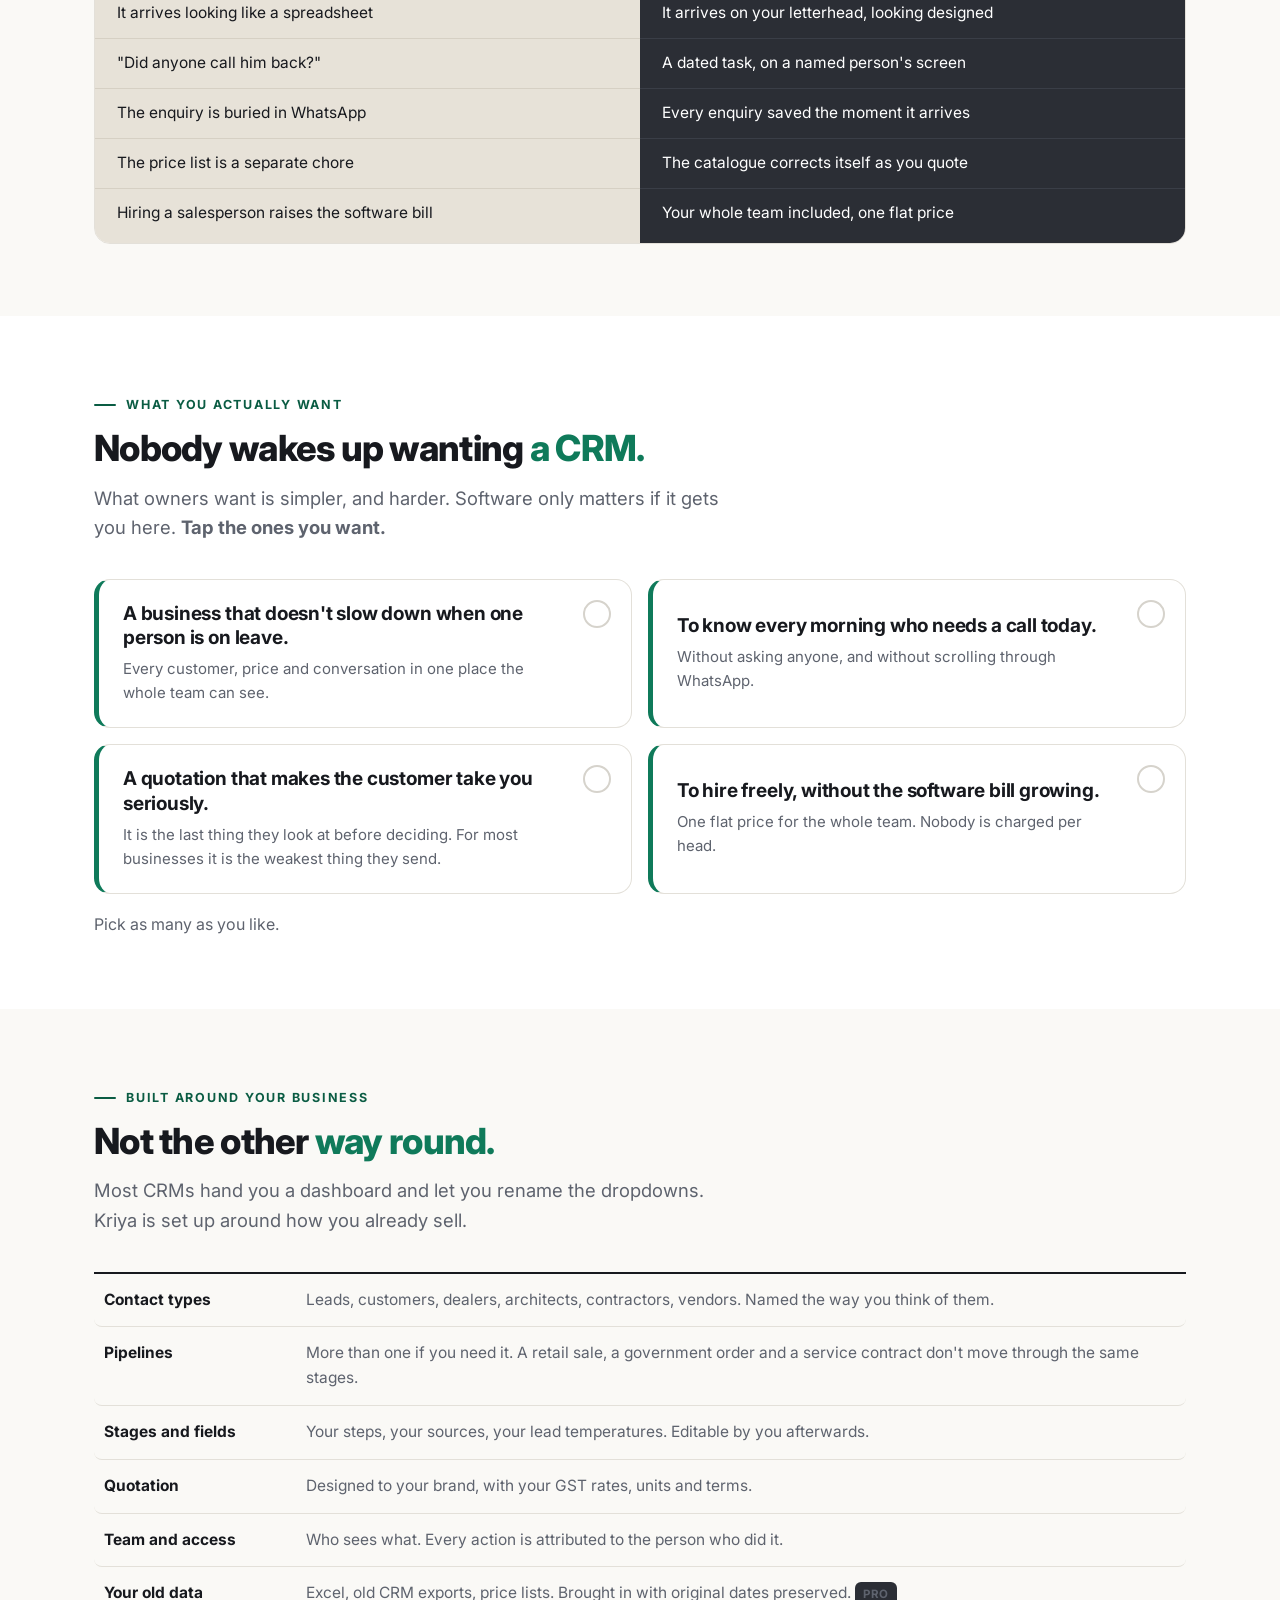
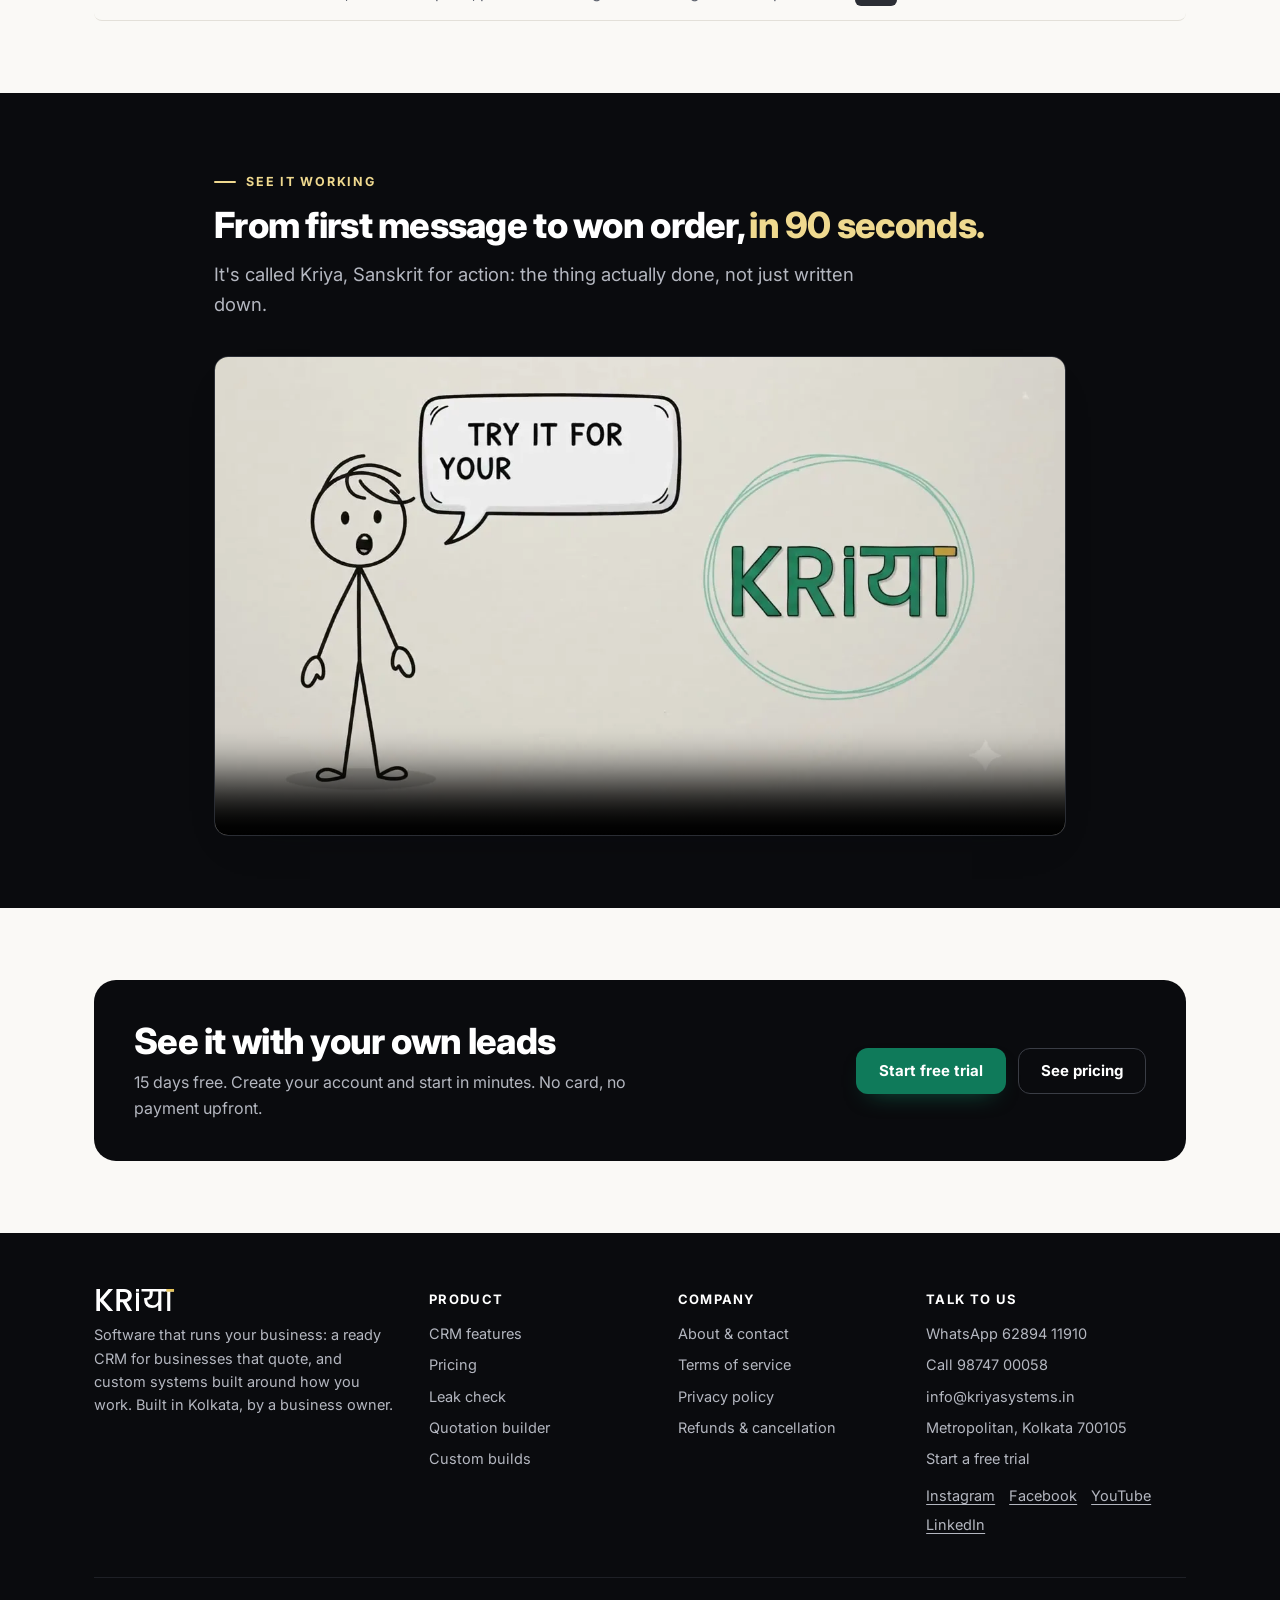
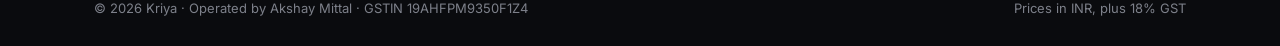
<file: features.html>
<!doctype html>
<html lang="en">
<head>
<meta charset="utf-8">
<meta name="viewport" content="width=device-width,initial-scale=1">
<title>Features · Kriya</title>
<meta name="description" content="What Kriya does: capture every enquiry, dated follow-ups, branded quotations, an AI agent that files voice notes and WhatsApp chats, and one flat price for your whole team.">
<meta property="og:title" content="Features · Kriya">
<meta property="og:description" content="What Kriya does: capture every enquiry, dated follow-ups, branded quotations, an AI agent that files voice notes and WhatsApp chats, and one flat price for your whole team.">
<meta property="og:type" content="website">
<meta name="theme-color" content="#0A0B0E">
<link rel="icon" href="media/favicon.svg?v=2" type="image/svg+xml"><link rel="alternate icon" href="favicon.ico?v=2" sizes="48x48"><link rel="apple-touch-icon" href="media/apple-touch-icon.png?v=2">
<link rel="preconnect" href="https://fonts.googleapis.com"><link rel="preconnect" href="https://fonts.gstatic.com" crossorigin>
<link href="https://fonts.googleapis.com/css2?family=Anton&family=Inter:wght@400;500;600;700;800&display=swap" rel="stylesheet">
<link rel="stylesheet" href="css/site.css?v=1793726427"><link rel="stylesheet" href="css/interact.css?v=1793726427"><link rel="stylesheet" href="css/tools.css?v=1793726427">

<script>!function(f,b,e,v,n,t,s){if(f.fbq)return;n=f.fbq=function(){n.callMethod?n.callMethod.apply(n,arguments):n.queue.push(arguments)};if(!f._fbq)f._fbq=n;n.push=n;n.loaded=!0;n.version='2.0';n.queue=[];t=b.createElement(e);t.async=!0;t.src=v;s=b.getElementsByTagName(e)[0];s.parentNode.insertBefore(t,s)}(window,document,'script','https://connect.facebook.net/en_US/fbevents.js');fbq('init','2253510351856304');fbq('track','PageView');</script>
<noscript><img height="1" width="1" style="display:none" alt="" src="https://www.facebook.com/tr?id=2253510351856304&ev=PageView&noscript=1"></noscript>
</head>
<body><header class="hdr"><div class="wrap">
  <a class="brand" href="index.html" aria-label="Kriya home"><svg xmlns="http://www.w3.org/2000/svg" viewBox="0 0 2709 740" width="2709" height="740"><path d="M487.6546762589928 740.0 201.23741007194246 408.86330935251794V740.0H79.85611510791367V0.0H201.23741007194246V337.5251798561151L488.7194244604317 0.0H640.9784172661871L319.42446043165467 370.53237410071944L646.3021582733813 740.0Z" fill="#0F7A5A"/><path d="M1138.2158273381297 740.0 967.8561151079136 444.0H875.2230215827338V740.0H753.841726618705V0.0H1009.3812949640288Q1094.5611510791368 0.0 1153.6546762589928 29.81294964028774Q1212.7482014388488 59.62589928057548 1242.0287769784172 109.66906474820138Q1271.3093525179856 159.71223021582728 1271.3093525179856 221.4676258992805Q1271.3093525179856 293.8705035971223 1229.2517985611512 352.9640287769784Q1187.1942446043167 412.0575539568345 1099.884892086331 433.3525179856115L1283.021582733813 740.0ZM875.2230215827338 347.1079136690647H1009.3812949640288Q1077.525179856115 347.1079136690647 1112.1294964028775 313.03597122302153Q1146.7338129496402 278.9640287769784 1146.7338129496402 221.4676258992805Q1146.7338129496402 163.97122302158266 1112.6618705035971 131.4964028776978Q1078.589928057554 99.02158273381292 1009.3812949640288 99.02158273381292H875.2230215827338Z" fill="#0F7A5A"/><path d="M1514.423021582734 124.0V740.0H1413.381294964029V124.0Z" fill="#0F7A5A"/><path d="M2387.897841726619 88H2265.897841726619V740H2160.897841726619V540Q2130.897841726619 584 2077.897841726619 610.5Q2024.897841726619 637 1951.897841726619 637Q1824.897841726619 637 1755.397841726619 561.0Q1685.897841726619 485 1685.897841726619 355Q1685.897841726619 329 1688.897841726619 304H1701.897841726619Q1787.897841726619 304 1829.897841726619 267.5Q1871.897841726619 231 1871.897841726619 150V88H1596.897841726619V0H2387.897841726619ZM2160.897841726619 88H1975.897841726619V168Q1975.897841726619 350 1788.897841726619 361V365Q1788.897841726619 449 1837.897841726619 499.0Q1886.897841726619 549 1973.897841726619 549Q2026.897841726619 549 2069.897841726619 526.0Q2112.897841726619 503 2136.897841726619 462.0Q2160.897841726619 421 2160.897841726619 369Z" fill="#0F7A5A"/><path d="M2461.897841726619 740V88H2339.897841726619V0H2688.897841726619V88H2566.897841726619V740Z" fill="#0F7A5A"/><rect x="2432.9" y="0" width="260.0" height="90" fill="#C9A227"/><rect x="1413.4" y="0.0" width="101.0" height="90" fill="#0F7A5A"/></svg></a>
  <nav class="nav" aria-label="Main"><a href="features.html" class="on" aria-current=page>CRM</a><a href="whatsapp.html" class="">WhatsApp</a><a href="custom.html" class="">Custom builds</a><a href="pricing.html" class="nav-price ">Pricing</a><a href="about.html" class="">About</a><a class="nav-login" href="https://app.kriyasystems.in/">Log in</a></nav>
  <div class="hdr-cta"><a class="btn btn-gold btn-sm hdr-price" href="pricing.html">Pricing</a><a class="btn btn-line btn-sm hdr-login" href="https://app.kriyasystems.in/">Log in</a><a class="btn btn-red btn-sm" href="start.html">Start free trial</a>
  <button class="menu-btn" type="button" aria-label="Menu" aria-expanded="false"><span></span></button></div>
</div></header>
<main><section class="phead">
  <div class="wrap">
    <div class="eyebrow rv">Features</div>
    <h1 class="rv d1">Four things that <em>stop the leak.</em></h1>
    <p class="lead rv d2">Capture every enquiry, follow up on time, send a quotation that wins the room, and talk to customers on WhatsApp. Everything below is in the product today. Tap, drag and press play: it all works.</p>
  </div>
</section>

<section style="padding-top:0">
  <div class="wrap">
    <div class="grid g2">
      <a class="card rv" href="leak-check.html" style="text-decoration:none"><h3>Enquiry leak check</h3><p>A 1-minute calculator: how many enquiries and how much revenue are slipping away today.</p><span class="txt-link">Try the leak check</span></a>
      <a class="card rv d1" href="quotation-builder.html" style="text-decoration:none"><h3>Quotation builder</h3><p>See the quotation your customers receive: your logo, photos, prices and terms, ready in a minute.</p><span class="txt-link">Try the quotation builder</span></a>
    </div>
  </div>
</section>

<section style="padding-top:28px">
  <div class="wrap">
    <div class="fix-grid">
      <div class="fix fx1 tilt rv"><small>01 · Capture</small><h3>Nothing gets lost on the way in</h3><p>Speak, type, or paste a screenshot of a WhatsApp chat, a business card or an enquiry form. Kriya fills in the contact: name, number, requirement, urgency. Inside a customer's record the same words become a note, never a duplicate.</p><q>"Met Sharma ji, architect, needs a quote for 3 sites, follow up Friday."</q>
        <button type="button" class="demo-btn" id="capBtn">▶ Watch Kriya read it</button>
        <div class="cap-out" id="capOut" aria-live="polite"><span>✓ Contact: Sharma ji</span><span>Architect</span><span>Needs: quote, 3 sites</span><span class="hot">🔥 Warm lead</span><span class="task">⏰ Task: follow up Friday</span></div>
      </div>
      <div class="fix fx2 tilt rv d1"><small>02 · Follow up</small><h3>Nobody has to remember</h3><p>"Follow up in two days" becomes a dated task on the right person's screen. Every deal sits in a pipeline built around your own stages, and you can ask plain questions instead of building filters.</p><q>"Which quotations are still pending?" "Hot leads not contacted this week."</q></div>
      <div class="fix fx3 tilt rv"><small>03 · Quote</small><h3>Quotations that win the room</h3><p>Tick items from your catalogue and Kriya builds a multi-page proposal on your letterhead: cover, one clear investment figure, itemised list with photos, specifications, terms and team. Fix a product detail once and every future quote uses the better version.</p><a class="demo-btn" style="display:inline-block;background:var(--black)" href="quotation-builder.html">▶ Build one yourself</a></div>
      <div class="fix fx4 tilt rv d1"><small>04 · Talk</small><h3>WhatsApp that feels like WhatsApp</h3><p>Message a customer from their record using your own number, in the chat they already know. The conversation stays attached to the customer. <span class="tag tag-pro">Pro</span></p></div>
    </div>
    <div class="inc rv">
      <span class="inc-lead">Also included</span>
      <button type="button" data-i="Everyone on your team signs in as themselves.">Individual logins</button>
      <button type="button" data-i="Every note shows who wrote it, and when.">Who-did-what on every note</button>
      <button type="button" data-i="Tasks only you can see.">Private tasks</button>
      <button type="button" data-i="See which customer sent you which lead.">Referral tracking</button>
      <button type="button" data-i="A reminder to wish your customers on their day.">Birthdays and anniversaries</button>
      <button type="button" data-i="Find anything written anywhere, not just in the name field.">Search inside notes</button>
      <button type="button" data-i="Different stages for different kinds of deals.">Multiple pipelines</button>
      <button type="button" data-i="Deleted something by mistake? Bring it back.">Recycle bin</button>
      <button type="button" data-i="Your data, downloadable any time, without asking anyone.">Export everything</button>
    </div>
    <p class="inc-info" id="incInfo">Tap any of these to see what it does.</p>
  </div>
</section>

<section class="bg-white" id="ai">
  <div class="wrap">
    <div class="sec-head rv">
      <div class="eyebrow">The AI agent <span class="tag tag-pro" style="margin-left:4px">Pro</span></div>
      <h2>Just say it. <em>It does the typing.</em></h2>
      <p class="lead">Speak a note, paste a WhatsApp chat, or type a line inside a customer's record. Kriya's AI agent works out what it is and files it: a contact, a note, a summary or a task. <b>Pick one and press run, or try your own.</b></p>
    </div>
    <div class="ai rv" id="ai-demo" style="margin-top:0">
      <div class="ai-tabs" role="tablist">
        <button type="button" class="on" data-k="voice">🎙 Voice note</button>
        <button type="button" data-k="wa">💬 WhatsApp chat</button>
        <button type="button" data-k="rec">⌨️ Inside a record</button>
        <button type="button" data-k="own" class="ai-own-tab">✍️ Try your own</button>
      </div>
      <div class="ai-grid">
        <div class="ai-in">
          <small id="aiInLab">You say</small>
          <div class="ai-input" id="aiInput"></div>
          <textarea class="ai-type" id="aiType" rows="5" hidden placeholder="e.g. Spoke to Priya from Nair Interiors, designer, needs a quote for 12 chairs urgently, call her Thursday 98300 12345"></textarea>
          <p class="ai-note" id="aiNote" hidden>A simplified live preview. The real agent uses AI, so it also handles Hinglish, spelling mistakes and messy notes.</p>
          <button type="button" class="btn btn-red" id="aiRun">▶ Run the AI agent</button>
        </div>
        <div class="ai-arrow" aria-hidden="true">→</div>
        <div class="ai-out">
          <small>Kriya files it as</small>
          <div class="ai-cards" id="aiOut" aria-live="polite"><p class="ai-wait">Press run to see it work.</p></div>
        </div>
      </div>
    </div>
    <div class="ai-can rv">
      <span>Captures contacts</span><span>Writes notes</span><span>Creates dated tasks</span><span>Summarises WhatsApp chats</span><span>Reads business cards and enquiry forms</span><span>Never creates duplicates</span>
    </div>
    <figure class="scene rv"><img src="media/scene-ai-voice.webp" alt="A phone recording a voice note about an architect, turned into a contact, a note and a follow-up task" width="1200" height="800" loading="lazy" decoding="async" style="object-position:50% 30%"></figure>
  </div>
</section>

<section>
  <div class="wrap">
    <div class="sec-head rv">
      <div class="eyebrow">Today vs Kriya</div>
      <h2>The same business. <em>Fewer leaks.</em></h2>
      <p class="lead">Hover or tap a row.</p>
    </div>
    <div class="vs rv">
      <div class="vs-h l">How it works today</div><div class="vs-h r">How it works on Kriya</div>
      <div class="vs-row"><span>A quotation takes two hours in Excel</span><span>A quotation in minutes, straight from your catalogue</span></div>
      <div class="vs-row"><span>It arrives looking like a spreadsheet</span><span>It arrives on your letterhead, looking designed</span></div>
      <div class="vs-row"><span>"Did anyone call him back?"</span><span>A dated task, on a named person's screen</span></div>
      <div class="vs-row"><span>The enquiry is buried in WhatsApp</span><span>Every enquiry saved the moment it arrives</span></div>
      <div class="vs-row"><span>The price list is a separate chore</span><span>The catalogue corrects itself as you quote</span></div>
      <div class="vs-row"><span>Hiring a salesperson raises the software bill</span><span>Your whole team included, one flat price</span></div>
    </div>
  </div>
</section>

<section class="bg-white">
  <div class="wrap">
    <div class="sec-head rv">
      <div class="eyebrow">What you actually want</div>
      <h2>Nobody wakes up wanting <em>a CRM.</em></h2>
      <p class="lead">What owners want is simpler, and harder. Software only matters if it gets you here. <b>Tap the ones you want.</b></p>
    </div>
    <div class="want-grid">
      <button type="button" class="want-card rv" aria-pressed="false"><span class="want-tick"><svg width="15" height="15" viewBox="0 0 24 24" fill="none"><path d="M20 6L9 17l-5-5" stroke="currentColor" stroke-width="3.2" stroke-linecap="round" stroke-linejoin="round"/></svg></span><h3>A business that doesn't slow down when one person is on leave.</h3><p>Every customer, price and conversation in one place the whole team can see.</p></button>
      <button type="button" class="want-card rv d1" aria-pressed="false"><span class="want-tick"><svg width="15" height="15" viewBox="0 0 24 24" fill="none"><path d="M20 6L9 17l-5-5" stroke="currentColor" stroke-width="3.2" stroke-linecap="round" stroke-linejoin="round"/></svg></span><h3>To know every morning who needs a call today.</h3><p>Without asking anyone, and without scrolling through WhatsApp.</p></button>
      <button type="button" class="want-card rv" aria-pressed="false"><span class="want-tick"><svg width="15" height="15" viewBox="0 0 24 24" fill="none"><path d="M20 6L9 17l-5-5" stroke="currentColor" stroke-width="3.2" stroke-linecap="round" stroke-linejoin="round"/></svg></span><h3>A quotation that makes the customer take you seriously.</h3><p>It is the last thing they look at before deciding. For most businesses it is the weakest thing they send.</p></button>
      <button type="button" class="want-card rv d1" aria-pressed="false"><span class="want-tick"><svg width="15" height="15" viewBox="0 0 24 24" fill="none"><path d="M20 6L9 17l-5-5" stroke="currentColor" stroke-width="3.2" stroke-linecap="round" stroke-linejoin="round"/></svg></span><h3>To hire freely, without the software bill growing.</h3><p>One flat price for the whole team. Nobody is charged per head.</p></button>
    </div>
    <div class="want-sum" aria-live="polite">
      <p id="wantText">Pick as many as you like.</p>
      <a class="btn btn-wa" id="wantBtn" href="https://wa.me/916289411910?text=Hi%20Akshay%2C%20I%20saw%20Kriya.%20Quick%20question." target="_blank" rel="noopener" hidden>Send this to Akshay on WhatsApp</a>
    </div>
  </div>
</section>

<section>
  <div class="wrap">
    <div class="sec-head rv">
      <div class="eyebrow">Built around your business</div>
      <h2>Not the other <em>way round.</em></h2>
      <p class="lead">Most CRMs hand you a dashboard and let you rename the dropdowns. Kriya is set up around how you already sell.</p>
    </div>
    <div class="shape rv">
      <div class="shape-r"><b>Contact types</b><span>Leads, customers, dealers, architects, contractors, vendors. Named the way you think of them.</span></div>
      <div class="shape-r"><b>Pipelines</b><span>More than one if you need it. A retail sale, a government order and a service contract don't move through the same stages.</span></div>
      <div class="shape-r"><b>Stages and fields</b><span>Your steps, your sources, your lead temperatures. Editable by you afterwards.</span></div>
      <div class="shape-r"><b>Quotation</b><span>Designed to your brand, with your GST rates, units and terms.</span></div>
      <div class="shape-r"><b>Team and access</b><span>Who sees what. Every action is attributed to the person who did it.</span></div>
      <div class="shape-r"><b>Your old data</b><span>Excel, old CRM exports, price lists. Brought in with original dates preserved. <span class="tag tag-pro">Pro</span></span></div>
    </div>
  </div>
</section>

<section class="bg-dark">
  <div class="wrap" style="max-width:900px">
    <div class="sec-head rv">
      <div class="eyebrow">See it working</div>
      <h2 style="color:#fff">From first message to won order, <em>in 90 seconds.</em></h2>
      <p class="lead">It's called Kriya, Sanskrit for action: the thing actually done, not just written down.</p>
    </div>
    <div class="shot rv" style="border-color:#2A2D34;background:#000"><video controls playsinline preload="none" poster="media/explainer-poster.webp" style="width:100%;height:auto"><source src="media/kriya-explainer-web.mp4" type="video/mp4"></video></div>
  </div>
</section>

<section>
  <div class="wrap">
    <div class="cta-band rv">
      <div><h2>See it with your own leads</h2><p>15 days free. Create your account and start in minutes. No card, no payment upfront.</p></div>
      <div class="btn-row" style="margin-top:0"><a class="btn btn-red" href="start.html">Start free trial</a><a class="btn btn-ghost" href="pricing.html">See pricing</a></div>
    </div>
  </div>
</section>
</main>
<footer class="ftr"><div class="wrap">
  <div class="ftr-grid">
    <div><a class="brand" href="index.html" aria-label="Kriya"><svg xmlns="http://www.w3.org/2000/svg" viewBox="0 0 2709 740" width="2709" height="740"><path d="M487.6546762589928 740.0 201.23741007194246 408.86330935251794V740.0H79.85611510791367V0.0H201.23741007194246V337.5251798561151L488.7194244604317 0.0H640.9784172661871L319.42446043165467 370.53237410071944L646.3021582733813 740.0Z" fill="#FFFFFF"/><path d="M1138.2158273381297 740.0 967.8561151079136 444.0H875.2230215827338V740.0H753.841726618705V0.0H1009.3812949640288Q1094.5611510791368 0.0 1153.6546762589928 29.81294964028774Q1212.7482014388488 59.62589928057548 1242.0287769784172 109.66906474820138Q1271.3093525179856 159.71223021582728 1271.3093525179856 221.4676258992805Q1271.3093525179856 293.8705035971223 1229.2517985611512 352.9640287769784Q1187.1942446043167 412.0575539568345 1099.884892086331 433.3525179856115L1283.021582733813 740.0ZM875.2230215827338 347.1079136690647H1009.3812949640288Q1077.525179856115 347.1079136690647 1112.1294964028775 313.03597122302153Q1146.7338129496402 278.9640287769784 1146.7338129496402 221.4676258992805Q1146.7338129496402 163.97122302158266 1112.6618705035971 131.4964028776978Q1078.589928057554 99.02158273381292 1009.3812949640288 99.02158273381292H875.2230215827338Z" fill="#FFFFFF"/><path d="M1514.423021582734 124.0V740.0H1413.381294964029V124.0Z" fill="#FFFFFF"/><path d="M2387.897841726619 88H2265.897841726619V740H2160.897841726619V540Q2130.897841726619 584 2077.897841726619 610.5Q2024.897841726619 637 1951.897841726619 637Q1824.897841726619 637 1755.397841726619 561.0Q1685.897841726619 485 1685.897841726619 355Q1685.897841726619 329 1688.897841726619 304H1701.897841726619Q1787.897841726619 304 1829.897841726619 267.5Q1871.897841726619 231 1871.897841726619 150V88H1596.897841726619V0H2387.897841726619ZM2160.897841726619 88H1975.897841726619V168Q1975.897841726619 350 1788.897841726619 361V365Q1788.897841726619 449 1837.897841726619 499.0Q1886.897841726619 549 1973.897841726619 549Q2026.897841726619 549 2069.897841726619 526.0Q2112.897841726619 503 2136.897841726619 462.0Q2160.897841726619 421 2160.897841726619 369Z" fill="#FFFFFF"/><path d="M2461.897841726619 740V88H2339.897841726619V0H2688.897841726619V88H2566.897841726619V740Z" fill="#FFFFFF"/><rect x="2432.9" y="0" width="260.0" height="90" fill="#E6C45A"/><rect x="1413.4" y="0.0" width="101.0" height="90" fill="#FFFFFF"/></svg></a>
      <p>Software that runs your business: a ready CRM for businesses that quote, and custom systems built around how you work. Built in Kolkata, by a business owner.</p></div>
    <div><h4>Product</h4><ul><li><a href="features.html">CRM features</a></li><li><a href="pricing.html">Pricing</a></li><li><a href="leak-check.html">Leak check</a></li><li><a href="quotation-builder.html">Quotation builder</a></li><li><a href="custom.html">Custom builds</a></li></ul></div>
    <div><h4>Company</h4><ul><li><a href="about.html">About &amp; contact</a></li><li><a href="terms.html">Terms of service</a></li><li><a href="privacy.html">Privacy policy</a></li><li><a href="refunds.html">Refunds &amp; cancellation</a></li></ul></div>
    <div><h4>Talk to us</h4><ul><li><a href="https://wa.me/916289411910?text=Hi%20Akshay%2C%20I%20saw%20Kriya.%20Quick%20question." target="_blank" rel="noopener">WhatsApp 62894 11910</a></li><li><a href="tel:+919874700058">Call 98747 00058</a></li><li><a href="mailto:info@kriyasystems.in">info@kriyasystems.in</a></li><li><a href="https://maps.app.goo.gl/K7Q7RPpEMNNqTarj6" target="_blank" rel="noopener">Metropolitan, Kolkata 700105</a></li><li><a href="start.html">Start a free trial</a></li></ul>
      <div class="ftr-soc"><a href="https://www.instagram.com/kriya.systems/" target="_blank" rel="noopener">Instagram</a><a href="https://www.facebook.com/kriya.systems/" target="_blank" rel="noopener">Facebook</a><a href="https://www.youtube.com/@KriyaSystems" target="_blank" rel="noopener">YouTube</a><a href="https://www.linkedin.com/in/akshay-mittal-7527051a2/" target="_blank" rel="noopener">LinkedIn</a></div></div>
  </div>
  <div class="ftr-bot"><span>© 2026 Kriya · Operated by Akshay Mittal · GSTIN 19AHFPM9350F1Z4</span><span>Prices in INR, plus 18% GST</span></div>
</div></footer>
<a class="wa-float" href="https://wa.me/916289411910?text=Hi%20Akshay%2C%20I%20saw%20Kriya.%20Quick%20question." target="_blank" rel="noopener" aria-label="Chat on WhatsApp"><svg viewBox="0 0 24 24" fill="currentColor" aria-hidden="true"><path d="M12 2a10 10 0 0 0-8.6 15.1L2 22l5-1.3A10 10 0 1 0 12 2zm5.5 14.2c-.2.6-1.3 1.2-1.8 1.3-.5.1-1 .1-1.6-.1-.4-.1-.9-.3-1.5-.6-2.7-1.2-4.4-3.9-4.6-4.1-.1-.2-1.1-1.4-1.1-2.7s.7-1.9.9-2.2c.2-.3.5-.3.7-.3h.5c.2 0 .4 0 .6.5l.8 2c.1.2.1.4 0 .5l-.3.5-.4.4c-.1.1-.3.3-.1.6.2.3.7 1.2 1.6 2 1.1 1 2 1.3 2.3 1.4.3.1.5.1.6-.1l.9-1c.2-.3.4-.2.6-.1l1.9.9c.3.1.5.2.5.3.1.1.1.7-.1 1.3z"/></svg></a>
<script src="js/ai.js?v=1793726427" defer></script><script src="js/interact.js?v=1793726427" defer></script><script src="js/site.js?v=1793726427" defer></script>
</body>
</html>
</file>
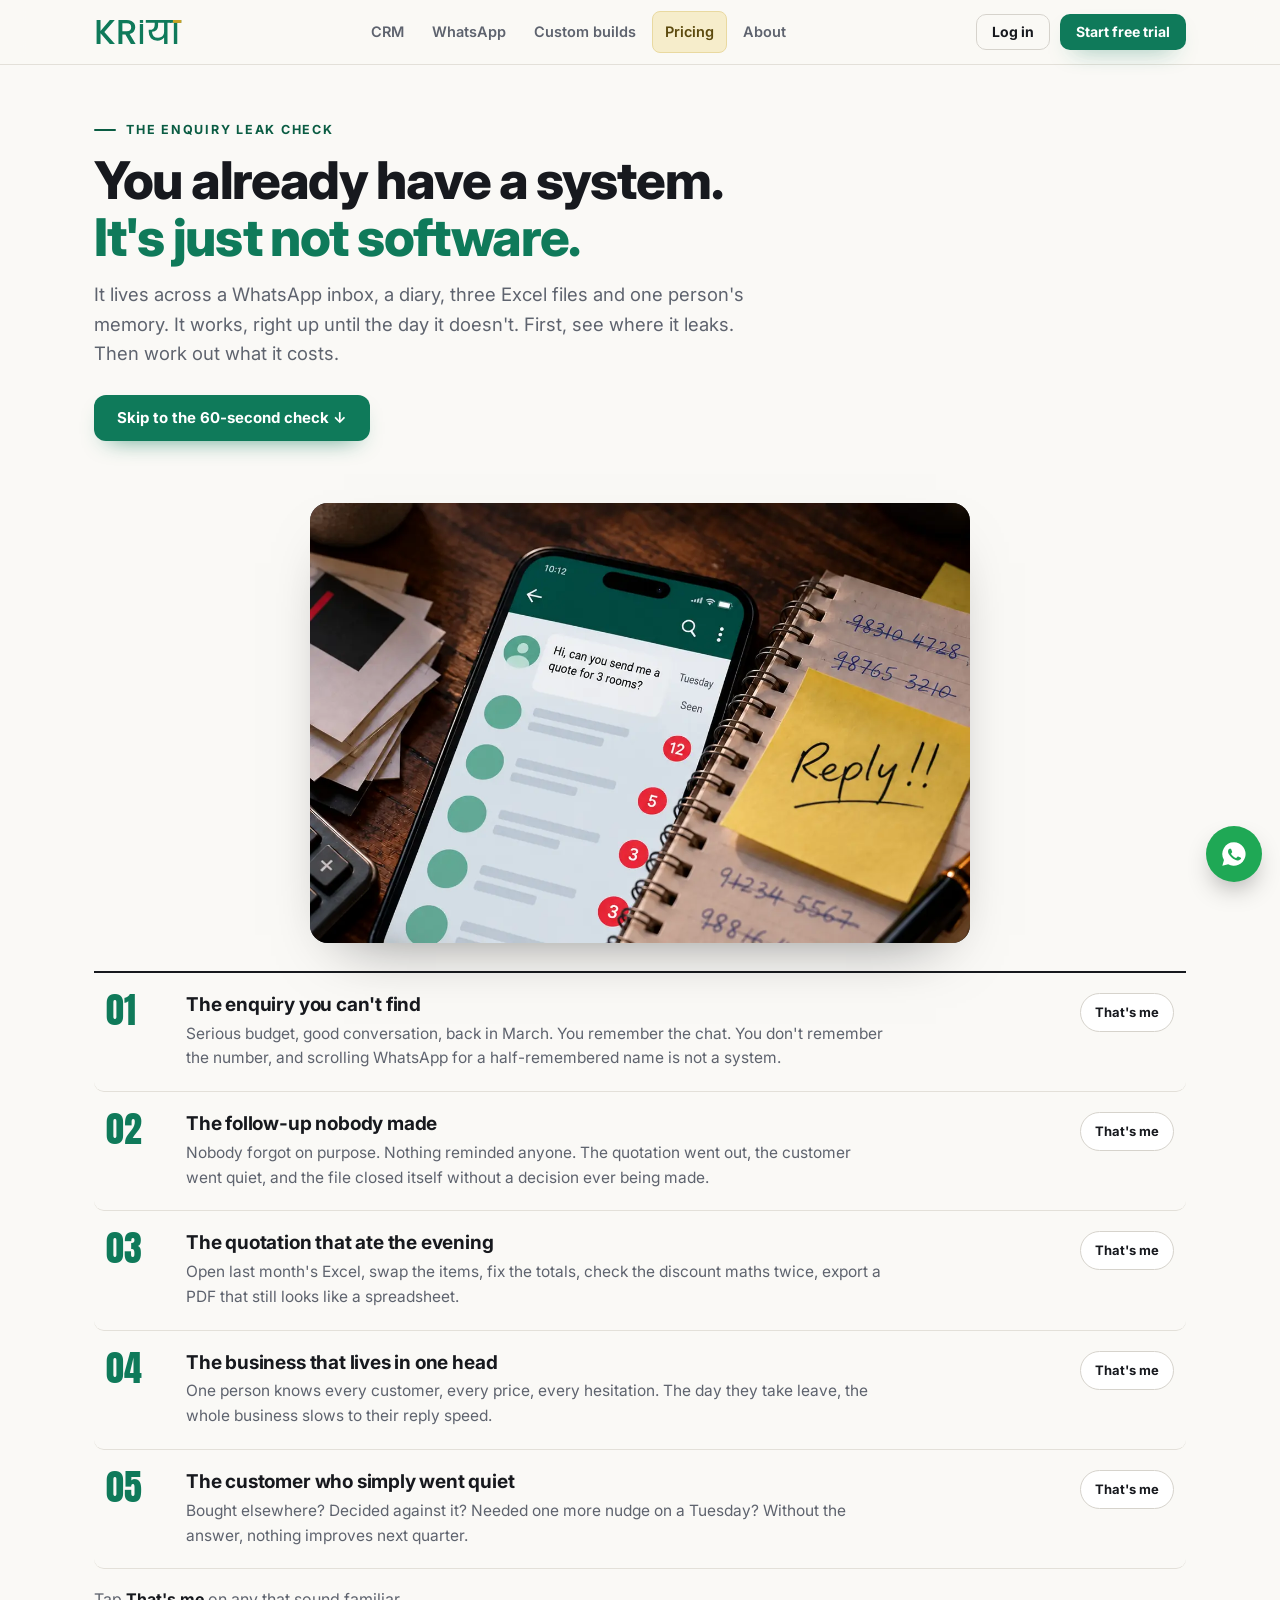
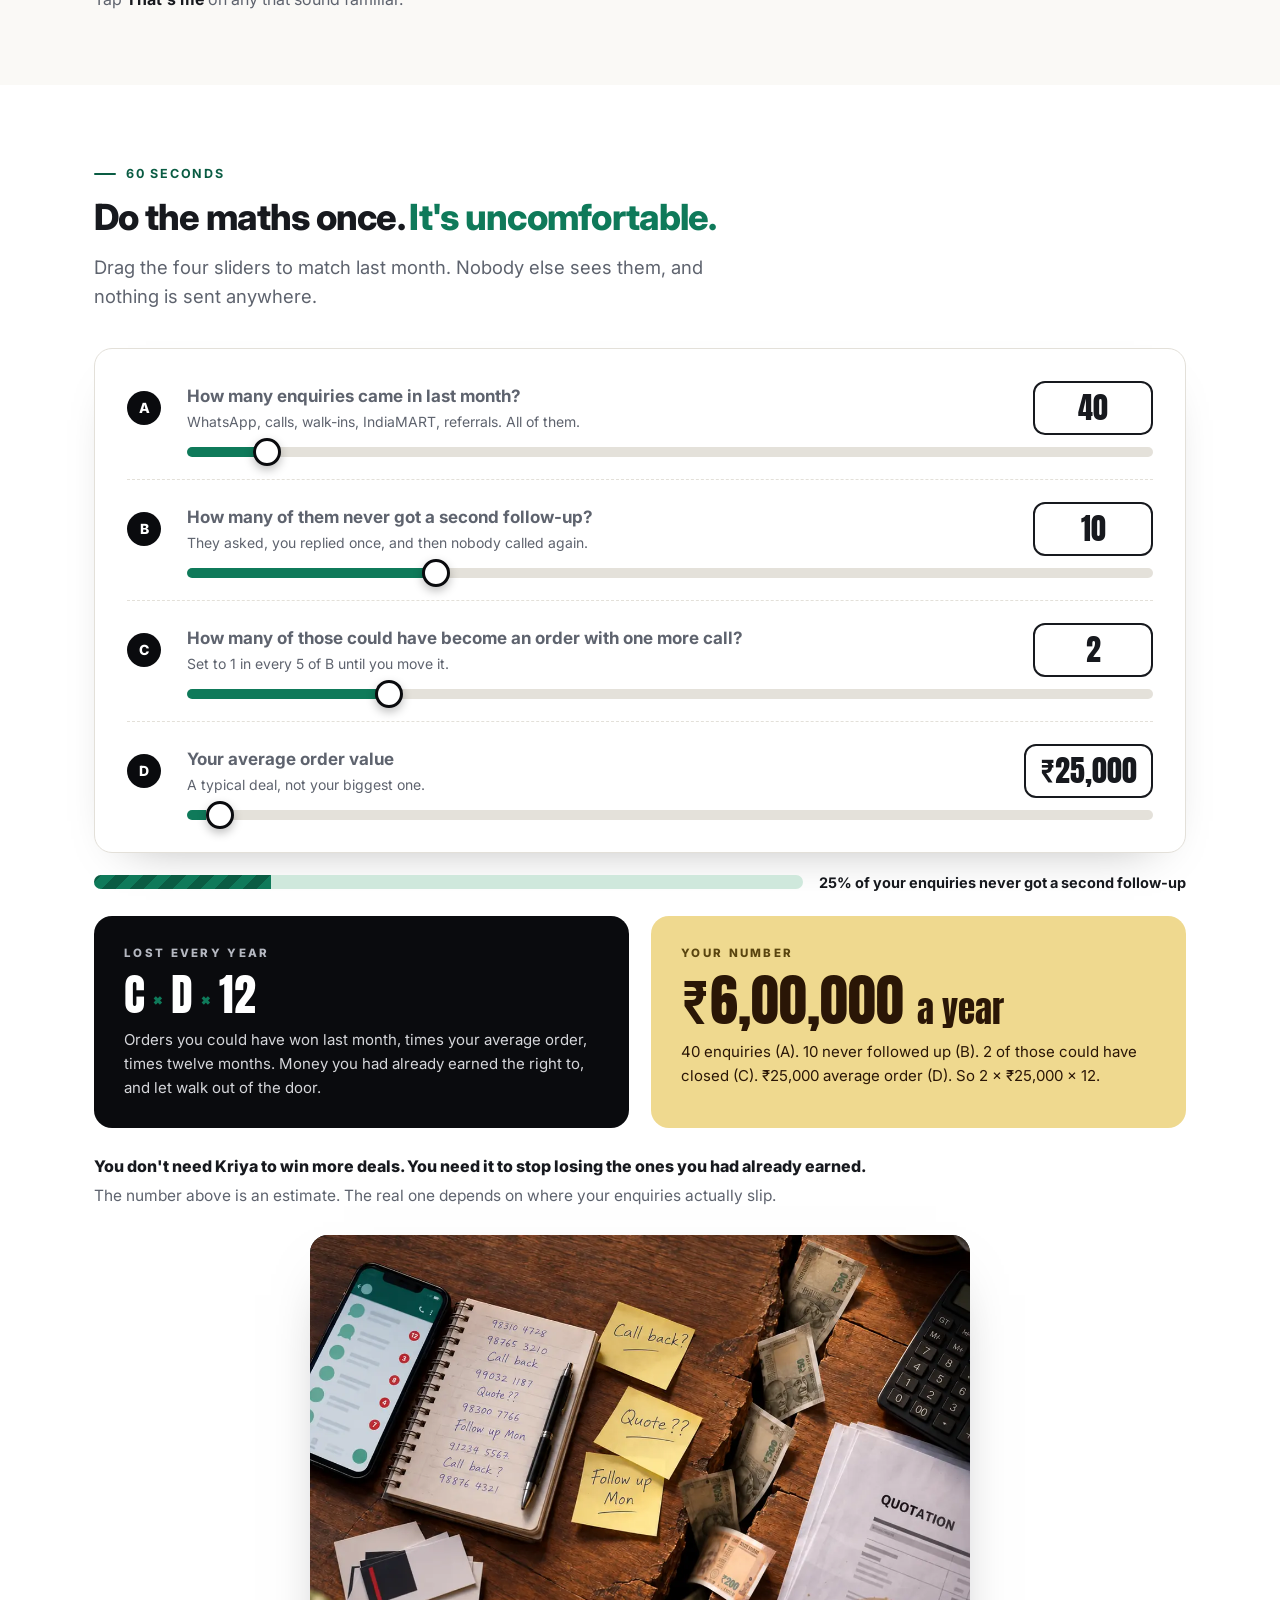
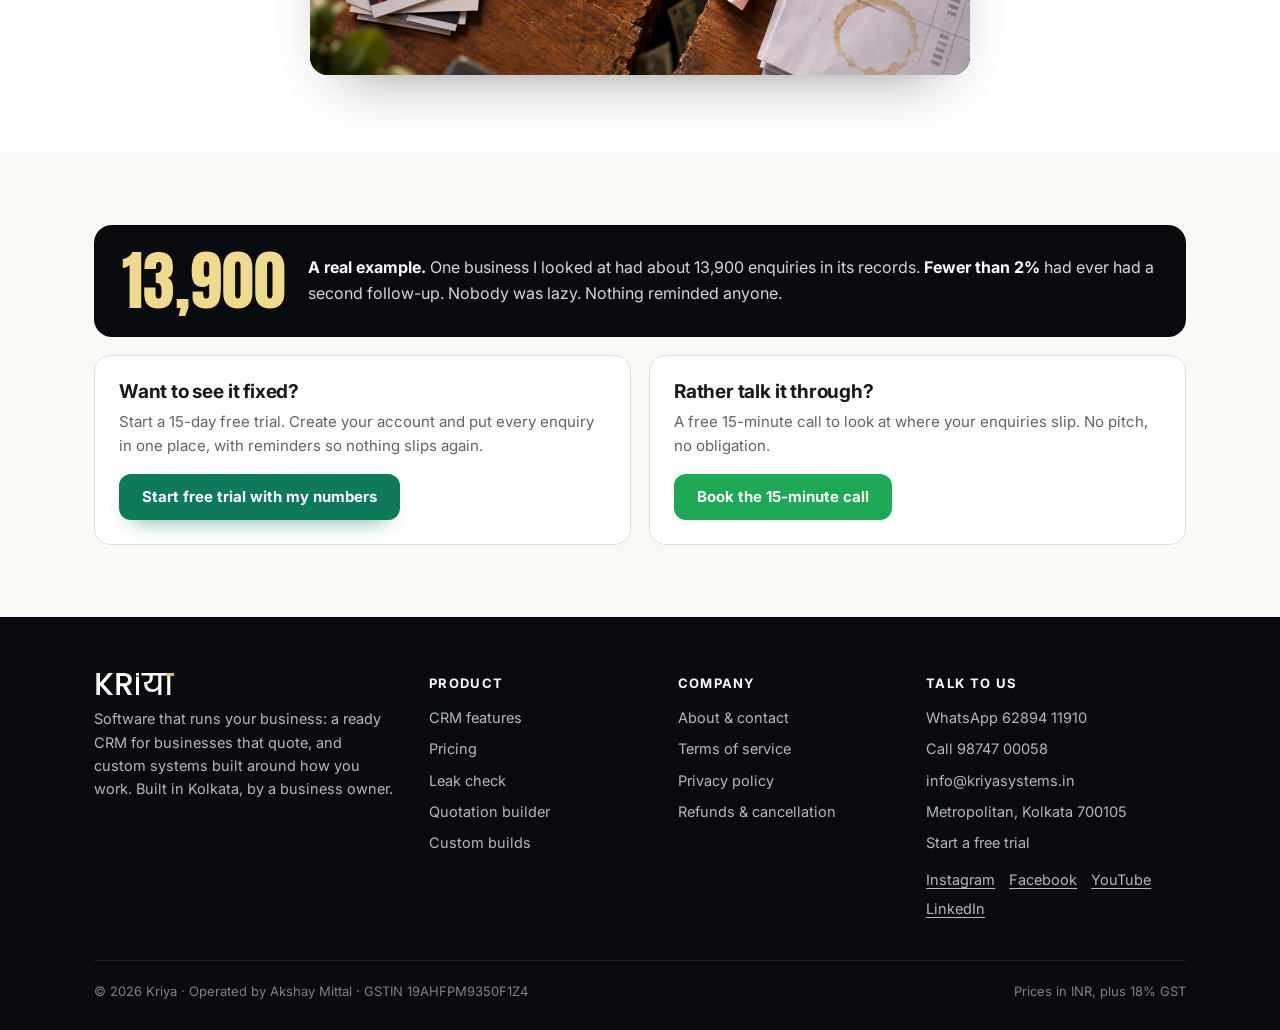
<file: leak-check.html>
<!doctype html>
<html lang="en">
<head>
<meta charset="utf-8">
<meta name="viewport" content="width=device-width,initial-scale=1">
<title>Enquiry leak check · Kriya</title>
<meta name="description" content="Four sliders, 60 seconds: see how much money slips away every year from enquiries that never got a second follow-up. Free, private, nothing is sent anywhere.">
<meta property="og:title" content="Enquiry leak check · Kriya">
<meta property="og:description" content="Four sliders, 60 seconds: see how much money slips away every year from enquiries that never got a second follow-up. Free, private, nothing is sent anywhere.">
<meta property="og:type" content="website">
<meta name="theme-color" content="#0A0B0E">
<link rel="icon" href="media/favicon.svg?v=2" type="image/svg+xml"><link rel="alternate icon" href="favicon.ico?v=2" sizes="48x48"><link rel="apple-touch-icon" href="media/apple-touch-icon.png?v=2">
<link rel="preconnect" href="https://fonts.googleapis.com"><link rel="preconnect" href="https://fonts.gstatic.com" crossorigin>
<link href="https://fonts.googleapis.com/css2?family=Anton&family=Inter:wght@400;500;600;700;800&display=swap" rel="stylesheet">
<link rel="stylesheet" href="css/site.css?v=1793726427"><link rel="stylesheet" href="css/interact.css?v=1793726427"><link rel="stylesheet" href="css/tools.css?v=1793726427">

<script>!function(f,b,e,v,n,t,s){if(f.fbq)return;n=f.fbq=function(){n.callMethod?n.callMethod.apply(n,arguments):n.queue.push(arguments)};if(!f._fbq)f._fbq=n;n.push=n;n.loaded=!0;n.version='2.0';n.queue=[];t=b.createElement(e);t.async=!0;t.src=v;s=b.getElementsByTagName(e)[0];s.parentNode.insertBefore(t,s)}(window,document,'script','https://connect.facebook.net/en_US/fbevents.js');fbq('init','2253510351856304');fbq('track','PageView');</script>
<noscript><img height="1" width="1" style="display:none" alt="" src="https://www.facebook.com/tr?id=2253510351856304&ev=PageView&noscript=1"></noscript>
</head>
<body><header class="hdr"><div class="wrap">
  <a class="brand" href="index.html" aria-label="Kriya home"><svg xmlns="http://www.w3.org/2000/svg" viewBox="0 0 2709 740" width="2709" height="740"><path d="M487.6546762589928 740.0 201.23741007194246 408.86330935251794V740.0H79.85611510791367V0.0H201.23741007194246V337.5251798561151L488.7194244604317 0.0H640.9784172661871L319.42446043165467 370.53237410071944L646.3021582733813 740.0Z" fill="#0F7A5A"/><path d="M1138.2158273381297 740.0 967.8561151079136 444.0H875.2230215827338V740.0H753.841726618705V0.0H1009.3812949640288Q1094.5611510791368 0.0 1153.6546762589928 29.81294964028774Q1212.7482014388488 59.62589928057548 1242.0287769784172 109.66906474820138Q1271.3093525179856 159.71223021582728 1271.3093525179856 221.4676258992805Q1271.3093525179856 293.8705035971223 1229.2517985611512 352.9640287769784Q1187.1942446043167 412.0575539568345 1099.884892086331 433.3525179856115L1283.021582733813 740.0ZM875.2230215827338 347.1079136690647H1009.3812949640288Q1077.525179856115 347.1079136690647 1112.1294964028775 313.03597122302153Q1146.7338129496402 278.9640287769784 1146.7338129496402 221.4676258992805Q1146.7338129496402 163.97122302158266 1112.6618705035971 131.4964028776978Q1078.589928057554 99.02158273381292 1009.3812949640288 99.02158273381292H875.2230215827338Z" fill="#0F7A5A"/><path d="M1514.423021582734 124.0V740.0H1413.381294964029V124.0Z" fill="#0F7A5A"/><path d="M2387.897841726619 88H2265.897841726619V740H2160.897841726619V540Q2130.897841726619 584 2077.897841726619 610.5Q2024.897841726619 637 1951.897841726619 637Q1824.897841726619 637 1755.397841726619 561.0Q1685.897841726619 485 1685.897841726619 355Q1685.897841726619 329 1688.897841726619 304H1701.897841726619Q1787.897841726619 304 1829.897841726619 267.5Q1871.897841726619 231 1871.897841726619 150V88H1596.897841726619V0H2387.897841726619ZM2160.897841726619 88H1975.897841726619V168Q1975.897841726619 350 1788.897841726619 361V365Q1788.897841726619 449 1837.897841726619 499.0Q1886.897841726619 549 1973.897841726619 549Q2026.897841726619 549 2069.897841726619 526.0Q2112.897841726619 503 2136.897841726619 462.0Q2160.897841726619 421 2160.897841726619 369Z" fill="#0F7A5A"/><path d="M2461.897841726619 740V88H2339.897841726619V0H2688.897841726619V88H2566.897841726619V740Z" fill="#0F7A5A"/><rect x="2432.9" y="0" width="260.0" height="90" fill="#C9A227"/><rect x="1413.4" y="0.0" width="101.0" height="90" fill="#0F7A5A"/></svg></a>
  <nav class="nav" aria-label="Main"><a href="features.html" class="">CRM</a><a href="whatsapp.html" class="">WhatsApp</a><a href="custom.html" class="">Custom builds</a><a href="pricing.html" class="nav-price ">Pricing</a><a href="about.html" class="">About</a><a class="nav-login" href="https://app.kriyasystems.in/">Log in</a></nav>
  <div class="hdr-cta"><a class="btn btn-gold btn-sm hdr-price" href="pricing.html">Pricing</a><a class="btn btn-line btn-sm hdr-login" href="https://app.kriyasystems.in/">Log in</a><a class="btn btn-red btn-sm" href="start.html">Start free trial</a>
  <button class="menu-btn" type="button" aria-label="Menu" aria-expanded="false"><span></span></button></div>
</div></header>
<main><section class="phead">
  <div class="wrap">
    <div class="eyebrow rv">The enquiry leak check</div>
    <h1 class="rv d1">You already have a system. <em>It's just not software.</em></h1>
    <p class="lead rv d2">It lives across a WhatsApp inbox, a diary, three Excel files and one person's memory. It works, right up until the day it doesn't. First, see where it leaks. Then work out what it costs.</p>
    <div class="btn-row rv d3"><a class="btn btn-red" href="#leak">Skip to the 60-second check ↓</a></div>
  </div>
</section>

<section style="padding-top:28px">
  <div class="wrap">
    <figure class="scene rv"><img src="media/scene-tuesday-quote.webp" alt="A phone showing a customer asking for a quote on Tuesday, marked Seen, next to a sticky note saying Reply" width="1200" height="800" loading="eager" decoding="async"></figure>
    <div class="pain-list">
      <div class="pain-row rv"><div class="pain-num">01</div><div><h3>The enquiry you can't find</h3><p>Serious budget, good conversation, back in March. You remember the chat. You don't remember the number, and scrolling WhatsApp for a half-remembered name is not a system.</p></div></div>
      <div class="pain-row rv"><div class="pain-num">02</div><div><h3>The follow-up nobody made</h3><p>Nobody forgot on purpose. Nothing reminded anyone. The quotation went out, the customer went quiet, and the file closed itself without a decision ever being made.</p></div></div>
      <div class="pain-row rv"><div class="pain-num">03</div><div><h3>The quotation that ate the evening</h3><p>Open last month's Excel, swap the items, fix the totals, check the discount maths twice, export a PDF that still looks like a spreadsheet.</p></div></div>
      <div class="pain-row rv"><div class="pain-num">04</div><div><h3>The business that lives in one head</h3><p>One person knows every customer, every price, every hesitation. The day they take leave, the whole business slows to their reply speed.</p></div></div>
      <div class="pain-row rv"><div class="pain-num">05</div><div><h3>The customer who simply went quiet</h3><p>Bought elsewhere? Decided against it? Needed one more nudge on a Tuesday? Without the answer, nothing improves next quarter.</p></div></div>
    </div>
    <div class="pain-count" id="painCount" data-target="#leak" aria-live="polite">Tap <b>That's me</b> on any that sound familiar.</div>
  </div>
</section>

<section class="bg-white" id="leak">
  <div class="wrap">
    <div class="sec-head rv">
      <div class="eyebrow">60 seconds</div>
      <h2>Do the maths once. <em>It's uncomfortable.</em></h2>
      <p class="lead">Drag the four sliders to match last month. Nobody else sees them, and nothing is sent anywhere.</p>
    </div>
    <div class="leak-form rv" style="border:1px solid var(--line)">
      <div class="leak-q"><span class="leak-letter">A</span><span><b>How many enquiries came in last month?</b><span>WhatsApp, calls, walk-ins, IndiaMART, referrals. All of them.</span></span><output class="leak-out" id="oA">40</output><input type="range" id="lA" min="5" max="500" step="5" value="40" aria-label="A: enquiries last month"></div>
      <div class="leak-q"><span class="leak-letter">B</span><span><b>How many of them never got a second follow-up?</b><span>They asked, you replied once, and then nobody called again.</span></span><output class="leak-out" id="oB">10</output><input type="range" id="lB" min="0" max="40" step="1" value="10" aria-label="B: never followed up"></div>
      <div class="leak-q"><span class="leak-letter">C</span><span><b>How many of those could have become an order with one more call?</b><span id="cHint">Your honest guess. Set to 1 in every 5 of B until you move it.</span></span><output class="leak-out" id="oC">2</output><input type="range" id="lC" min="0" max="10" step="1" value="2" aria-label="C: could have become an order"></div>
      <div class="leak-q"><span class="leak-letter">D</span><span><b>Your average order value</b><span>A typical deal, not your biggest one.</span></span><output class="leak-out" id="oD">₹25,000</output><input type="range" id="lD" min="5000" max="1000000" step="5000" value="25000" aria-label="D: average order value in rupees"></div>
    </div>
    <div class="leak-meter rv" aria-hidden="true"><div class="lm-bar"><i id="lmFill"></i></div><span id="lmText">25% of your enquiries never got a second follow-up</span></div>
    <div class="leak-results">
      <div class="lr-box lr-dark tilt rv"><small>Lost every year</small><div class="lr-formula">C<i>×</i>D<i>×</i>12</div><p>Orders you could have won last month, times your average order, times twelve months. Money you had already earned the right to, and let walk out of the door.</p></div>
      <div class="lr-box lr-peach tilt rv d1" aria-live="polite"><small>Your number</small><div class="lr-amount" id="lYear">₹6,00,000 <span>a year</span></div><p id="lWhy">40 enquiries (A). 10 never followed up (B). 2 of those could have closed (C). ₹25,000 average order (D). So 2 × ₹25,000 × 12.</p></div>
    </div>
    <p class="leak-bold rv">You don't need Kriya to win more deals. You need it to stop losing the ones you had already earned.</p>
    <p class="leak-sub rv">The number above is an estimate. The real one depends on where your enquiries actually slip.</p>
    <figure class="scene rv"><img src="media/scene-money-floor.webp" alt="A cluttered desk with a phone, diary and sticky notes, and rupee notes slipping through a crack in the desk" width="1200" height="800" loading="lazy" decoding="async"></figure>
  </div>
</section>

<section>
  <div class="wrap">
    <div class="proof rv"><div class="proof-n">13,900</div><p><b>A real example.</b> One business I looked at had about 13,900 enquiries in its records. <b>Fewer than 2%</b> had ever had a second follow-up. Nobody was lazy. Nothing reminded anyone.</p></div>
    <div class="grid g2" style="margin-top:18px">
      <div class="card rv"><h3>Want to see it fixed?</h3><p>Start a 15-day free trial. Create your account and put every enquiry in one place, with reminders so nothing slips again.</p><div class="btn-row" style="margin-top:16px"><a class="btn btn-red" href="start.html">Start free trial with my numbers</a></div></div>
      <div class="card rv d1"><h3>Rather talk it through?</h3><p>A free 15-minute call to look at where your enquiries slip. No pitch, no obligation.</p><div class="btn-row" style="margin-top:16px"><a class="btn btn-wa" href="https://wa.me/916289411910?text=Hi%20Akshay%2C%20I%20just%20tried%20the%20leak%20check%20on%20your%20site.%20Can%20we%20do%20the%2015-minute%20call%3F" target="_blank" rel="noopener">Book the 15-minute call</a></div></div>
    </div>
  </div>
</section>
</main>
<footer class="ftr"><div class="wrap">
  <div class="ftr-grid">
    <div><a class="brand" href="index.html" aria-label="Kriya"><svg xmlns="http://www.w3.org/2000/svg" viewBox="0 0 2709 740" width="2709" height="740"><path d="M487.6546762589928 740.0 201.23741007194246 408.86330935251794V740.0H79.85611510791367V0.0H201.23741007194246V337.5251798561151L488.7194244604317 0.0H640.9784172661871L319.42446043165467 370.53237410071944L646.3021582733813 740.0Z" fill="#FFFFFF"/><path d="M1138.2158273381297 740.0 967.8561151079136 444.0H875.2230215827338V740.0H753.841726618705V0.0H1009.3812949640288Q1094.5611510791368 0.0 1153.6546762589928 29.81294964028774Q1212.7482014388488 59.62589928057548 1242.0287769784172 109.66906474820138Q1271.3093525179856 159.71223021582728 1271.3093525179856 221.4676258992805Q1271.3093525179856 293.8705035971223 1229.2517985611512 352.9640287769784Q1187.1942446043167 412.0575539568345 1099.884892086331 433.3525179856115L1283.021582733813 740.0ZM875.2230215827338 347.1079136690647H1009.3812949640288Q1077.525179856115 347.1079136690647 1112.1294964028775 313.03597122302153Q1146.7338129496402 278.9640287769784 1146.7338129496402 221.4676258992805Q1146.7338129496402 163.97122302158266 1112.6618705035971 131.4964028776978Q1078.589928057554 99.02158273381292 1009.3812949640288 99.02158273381292H875.2230215827338Z" fill="#FFFFFF"/><path d="M1514.423021582734 124.0V740.0H1413.381294964029V124.0Z" fill="#FFFFFF"/><path d="M2387.897841726619 88H2265.897841726619V740H2160.897841726619V540Q2130.897841726619 584 2077.897841726619 610.5Q2024.897841726619 637 1951.897841726619 637Q1824.897841726619 637 1755.397841726619 561.0Q1685.897841726619 485 1685.897841726619 355Q1685.897841726619 329 1688.897841726619 304H1701.897841726619Q1787.897841726619 304 1829.897841726619 267.5Q1871.897841726619 231 1871.897841726619 150V88H1596.897841726619V0H2387.897841726619ZM2160.897841726619 88H1975.897841726619V168Q1975.897841726619 350 1788.897841726619 361V365Q1788.897841726619 449 1837.897841726619 499.0Q1886.897841726619 549 1973.897841726619 549Q2026.897841726619 549 2069.897841726619 526.0Q2112.897841726619 503 2136.897841726619 462.0Q2160.897841726619 421 2160.897841726619 369Z" fill="#FFFFFF"/><path d="M2461.897841726619 740V88H2339.897841726619V0H2688.897841726619V88H2566.897841726619V740Z" fill="#FFFFFF"/><rect x="2432.9" y="0" width="260.0" height="90" fill="#E6C45A"/><rect x="1413.4" y="0.0" width="101.0" height="90" fill="#FFFFFF"/></svg></a>
      <p>Software that runs your business: a ready CRM for businesses that quote, and custom systems built around how you work. Built in Kolkata, by a business owner.</p></div>
    <div><h4>Product</h4><ul><li><a href="features.html">CRM features</a></li><li><a href="pricing.html">Pricing</a></li><li><a href="leak-check.html">Leak check</a></li><li><a href="quotation-builder.html">Quotation builder</a></li><li><a href="custom.html">Custom builds</a></li></ul></div>
    <div><h4>Company</h4><ul><li><a href="about.html">About &amp; contact</a></li><li><a href="terms.html">Terms of service</a></li><li><a href="privacy.html">Privacy policy</a></li><li><a href="refunds.html">Refunds &amp; cancellation</a></li></ul></div>
    <div><h4>Talk to us</h4><ul><li><a href="https://wa.me/916289411910?text=Hi%20Akshay%2C%20I%20saw%20Kriya.%20Quick%20question." target="_blank" rel="noopener">WhatsApp 62894 11910</a></li><li><a href="tel:+919874700058">Call 98747 00058</a></li><li><a href="mailto:info@kriyasystems.in">info@kriyasystems.in</a></li><li><a href="https://maps.app.goo.gl/K7Q7RPpEMNNqTarj6" target="_blank" rel="noopener">Metropolitan, Kolkata 700105</a></li><li><a href="start.html">Start a free trial</a></li></ul>
      <div class="ftr-soc"><a href="https://www.instagram.com/kriya.systems/" target="_blank" rel="noopener">Instagram</a><a href="https://www.facebook.com/kriya.systems/" target="_blank" rel="noopener">Facebook</a><a href="https://www.youtube.com/@KriyaSystems" target="_blank" rel="noopener">YouTube</a><a href="https://www.linkedin.com/in/akshay-mittal-7527051a2/" target="_blank" rel="noopener">LinkedIn</a></div></div>
  </div>
  <div class="ftr-bot"><span>© 2026 Kriya · Operated by Akshay Mittal · GSTIN 19AHFPM9350F1Z4</span><span>Prices in INR, plus 18% GST</span></div>
</div></footer>
<a class="wa-float" href="https://wa.me/916289411910?text=Hi%20Akshay%2C%20I%20saw%20Kriya.%20Quick%20question." target="_blank" rel="noopener" aria-label="Chat on WhatsApp"><svg viewBox="0 0 24 24" fill="currentColor" aria-hidden="true"><path d="M12 2a10 10 0 0 0-8.6 15.1L2 22l5-1.3A10 10 0 1 0 12 2zm5.5 14.2c-.2.6-1.3 1.2-1.8 1.3-.5.1-1 .1-1.6-.1-.4-.1-.9-.3-1.5-.6-2.7-1.2-4.4-3.9-4.6-4.1-.1-.2-1.1-1.4-1.1-2.7s.7-1.9.9-2.2c.2-.3.5-.3.7-.3h.5c.2 0 .4 0 .6.5l.8 2c.1.2.1.4 0 .5l-.3.5-.4.4c-.1.1-.3.3-.1.6.2.3.7 1.2 1.6 2 1.1 1 2 1.3 2.3 1.4.3.1.5.1.6-.1l.9-1c.2-.3.4-.2.6-.1l1.9.9c.3.1.5.2.5.3.1.1.1.7-.1 1.3z"/></svg></a>
<script src="js/leak.js?v=1793726427" defer></script><script src="js/interact.js?v=1793726427" defer></script><script src="js/site.js?v=1793726427" defer></script>
</body>
</html>
</file>
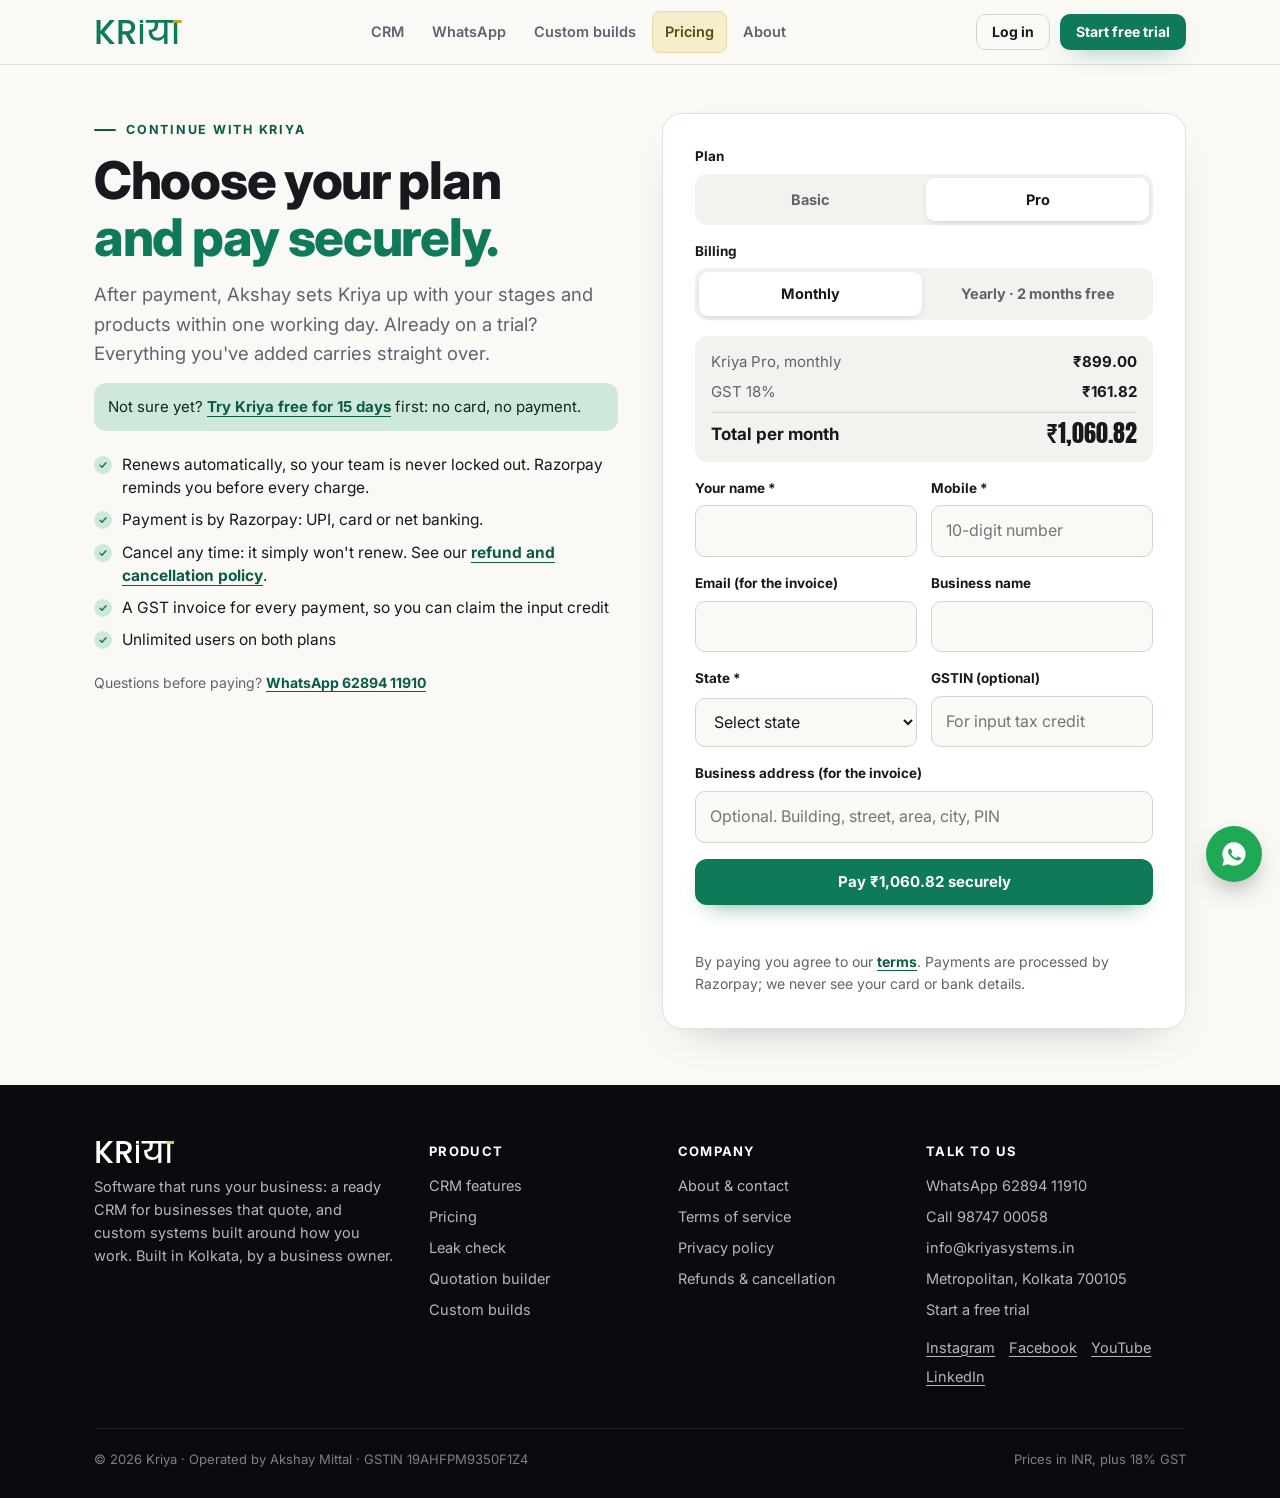
<file: pay.html>
<!doctype html>
<html lang="en">
<head>
<meta charset="utf-8">
<meta name="viewport" content="width=device-width,initial-scale=1">
<title>Choose your plan · Kriya</title>
<meta name="description" content="Pay for your Kriya plan securely through Razorpay: UPI, card or net banking. GST invoice included."><meta name="robots" content="noindex">
<meta property="og:title" content="Choose your plan · Kriya">
<meta property="og:description" content="Pay for your Kriya plan securely through Razorpay: UPI, card or net banking. GST invoice included.">
<meta property="og:type" content="website">
<meta name="theme-color" content="#0A0B0E">
<link rel="icon" href="media/favicon.svg?v=2" type="image/svg+xml"><link rel="alternate icon" href="favicon.ico?v=2" sizes="48x48"><link rel="apple-touch-icon" href="media/apple-touch-icon.png?v=2">
<link rel="preconnect" href="https://fonts.googleapis.com"><link rel="preconnect" href="https://fonts.gstatic.com" crossorigin>
<link href="https://fonts.googleapis.com/css2?family=Anton&family=Inter:wght@400;500;600;700;800&display=swap" rel="stylesheet">
<link rel="stylesheet" href="css/site.css?v=1793726427"><link rel="stylesheet" href="css/interact.css?v=1793726427">

<script>!function(f,b,e,v,n,t,s){if(f.fbq)return;n=f.fbq=function(){n.callMethod?n.callMethod.apply(n,arguments):n.queue.push(arguments)};if(!f._fbq)f._fbq=n;n.push=n;n.loaded=!0;n.version='2.0';n.queue=[];t=b.createElement(e);t.async=!0;t.src=v;s=b.getElementsByTagName(e)[0];s.parentNode.insertBefore(t,s)}(window,document,'script','https://connect.facebook.net/en_US/fbevents.js');fbq('init','2253510351856304');fbq('track','PageView');</script>
<noscript><img height="1" width="1" style="display:none" alt="" src="https://www.facebook.com/tr?id=2253510351856304&ev=PageView&noscript=1"></noscript>
</head>
<body><header class="hdr"><div class="wrap">
  <a class="brand" href="index.html" aria-label="Kriya home"><svg xmlns="http://www.w3.org/2000/svg" viewBox="0 0 2709 740" width="2709" height="740"><path d="M487.6546762589928 740.0 201.23741007194246 408.86330935251794V740.0H79.85611510791367V0.0H201.23741007194246V337.5251798561151L488.7194244604317 0.0H640.9784172661871L319.42446043165467 370.53237410071944L646.3021582733813 740.0Z" fill="#0F7A5A"/><path d="M1138.2158273381297 740.0 967.8561151079136 444.0H875.2230215827338V740.0H753.841726618705V0.0H1009.3812949640288Q1094.5611510791368 0.0 1153.6546762589928 29.81294964028774Q1212.7482014388488 59.62589928057548 1242.0287769784172 109.66906474820138Q1271.3093525179856 159.71223021582728 1271.3093525179856 221.4676258992805Q1271.3093525179856 293.8705035971223 1229.2517985611512 352.9640287769784Q1187.1942446043167 412.0575539568345 1099.884892086331 433.3525179856115L1283.021582733813 740.0ZM875.2230215827338 347.1079136690647H1009.3812949640288Q1077.525179856115 347.1079136690647 1112.1294964028775 313.03597122302153Q1146.7338129496402 278.9640287769784 1146.7338129496402 221.4676258992805Q1146.7338129496402 163.97122302158266 1112.6618705035971 131.4964028776978Q1078.589928057554 99.02158273381292 1009.3812949640288 99.02158273381292H875.2230215827338Z" fill="#0F7A5A"/><path d="M1514.423021582734 124.0V740.0H1413.381294964029V124.0Z" fill="#0F7A5A"/><path d="M2387.897841726619 88H2265.897841726619V740H2160.897841726619V540Q2130.897841726619 584 2077.897841726619 610.5Q2024.897841726619 637 1951.897841726619 637Q1824.897841726619 637 1755.397841726619 561.0Q1685.897841726619 485 1685.897841726619 355Q1685.897841726619 329 1688.897841726619 304H1701.897841726619Q1787.897841726619 304 1829.897841726619 267.5Q1871.897841726619 231 1871.897841726619 150V88H1596.897841726619V0H2387.897841726619ZM2160.897841726619 88H1975.897841726619V168Q1975.897841726619 350 1788.897841726619 361V365Q1788.897841726619 449 1837.897841726619 499.0Q1886.897841726619 549 1973.897841726619 549Q2026.897841726619 549 2069.897841726619 526.0Q2112.897841726619 503 2136.897841726619 462.0Q2160.897841726619 421 2160.897841726619 369Z" fill="#0F7A5A"/><path d="M2461.897841726619 740V88H2339.897841726619V0H2688.897841726619V88H2566.897841726619V740Z" fill="#0F7A5A"/><rect x="2432.9" y="0" width="260.0" height="90" fill="#C9A227"/><rect x="1413.4" y="0.0" width="101.0" height="90" fill="#0F7A5A"/></svg></a>
  <nav class="nav" aria-label="Main"><a href="features.html" class="">CRM</a><a href="whatsapp.html" class="">WhatsApp</a><a href="custom.html" class="">Custom builds</a><a href="pricing.html" class="nav-price ">Pricing</a><a href="about.html" class="">About</a><a class="nav-login" href="https://app.kriyasystems.in/">Log in</a></nav>
  <div class="hdr-cta"><a class="btn btn-gold btn-sm hdr-price" href="pricing.html">Pricing</a><a class="btn btn-line btn-sm hdr-login" href="https://app.kriyasystems.in/">Log in</a><a class="btn btn-red btn-sm" href="start.html">Start free trial</a>
  <button class="menu-btn" type="button" aria-label="Menu" aria-expanded="false"><span></span></button></div>
</div></header>
<main><section class="phead" style="padding-bottom:56px">
  <div class="wrap">
    <div class="grid g2" style="gap:44px;align-items:start">
      <div>
        <div class="eyebrow">Continue with Kriya</div>
        <h1>Choose your plan <em>and pay securely.</em></h1>
        <p class="lead">After payment, Akshay sets Kriya up with your stages and products within one working day. Already on a trial? Everything you've added carries straight over.</p>
        <p class="pay-trial">Not sure yet? <a class="txt-link" href="start.html">Try Kriya free for 15 days</a> first: no card, no payment.</p>
        <ul class="ticks" style="margin-top:22px">
          <li>Renews automatically, so your team is never locked out. Razorpay reminds you before every charge.</li>
          <li>Payment is by Razorpay: UPI, card or net banking.</li>
          <li>Cancel any time: it simply won't renew. See our <a class="txt-link" href="refunds.html">refund and cancellation policy</a>.</li>
          <li>A GST invoice for every payment, so you can claim the input credit</li>
          <li>Unlimited users on both plans</li>
        </ul>
        <p class="muted small" style="margin-top:20px">Questions before paying? <a class="txt-link" href="https://wa.me/916289411910?text=Hi%20Akshay%2C%20I%20saw%20Kriya.%20Quick%20question." target="_blank" rel="noopener">WhatsApp 62894 11910</a></p>
      </div>

      <form class="form" id="payForm" novalidate>
        <div class="f"><span>Plan</span><div class="seg" id="pPlan"><button type="button" data-v="basic">Basic</button><button type="button" data-v="pro">Pro</button></div></div>
        <div class="f"><span>Billing</span><div class="seg" id="pBill"><button type="button" data-v="monthly">Monthly</button><button type="button" data-v="yearly">Yearly · 2 months free</button></div></div>
        <div class="pay-sum" aria-live="polite">
          <div><span id="sLabel">Kriya Pro, monthly</span><b id="sBase">₹899.00</b></div>
          <div><span>GST 18%</span><b id="sGst">₹161.82</b></div>
          <div class="tot"><span id="sPer">Total per month</span><b id="sTot">₹1,060.82</b></div>
        </div>
        <div class="f-row">
          <label class="f"><span>Your name *</span><input name="name" autocomplete="name" required maxlength="80"></label>
          <label class="f"><span>Mobile *</span><input name="phone" type="tel" inputmode="numeric" autocomplete="tel" required maxlength="14" placeholder="10-digit number"></label>
        </div>
        <div class="f-row">
          <label class="f"><span>Email (for the invoice)</span><input name="email" type="email" autocomplete="email" maxlength="120"></label>
          <label class="f"><span>Business name</span><input name="business" autocomplete="organization" maxlength="120"></label>
        </div>
        <div class="f-row">
          <label class="f"><span>State *</span><select name="state" required><option value="">Select state</option><option>Andaman and Nicobar Islands</option><option>Andhra Pradesh</option><option>Arunachal Pradesh</option><option>Assam</option><option>Bihar</option><option>Chandigarh</option><option>Chhattisgarh</option><option>Dadra and Nagar Haveli and Daman and Diu</option><option>Delhi</option><option>Goa</option><option>Gujarat</option><option>Haryana</option><option>Himachal Pradesh</option><option>Jammu and Kashmir</option><option>Jharkhand</option><option>Karnataka</option><option>Kerala</option><option>Ladakh</option><option>Lakshadweep</option><option>Madhya Pradesh</option><option>Maharashtra</option><option>Manipur</option><option>Meghalaya</option><option>Mizoram</option><option>Nagaland</option><option>Odisha</option><option>Puducherry</option><option>Punjab</option><option>Rajasthan</option><option>Sikkim</option><option>Tamil Nadu</option><option>Telangana</option><option>Tripura</option><option>Uttar Pradesh</option><option>Uttarakhand</option><option>West Bengal</option></select></label>
          <label class="f"><span>GSTIN (optional)</span><input name="gstin" maxlength="15" autocapitalize="characters" placeholder="For input tax credit"></label>
        </div>
        <label class="f"><span>Business address (for the invoice)</span><input name="address" autocomplete="street-address" maxlength="200" placeholder="Optional. Building, street, area, city, PIN"></label>
        <button class="btn btn-red btn-block" type="submit" id="payBtn">Pay ₹1,060.82 securely</button>
        <p class="f-msg" role="status" aria-live="polite"></p>
        <p class="muted small">By paying you agree to our <a class="txt-link" href="terms.html">terms</a>. Payments are processed by Razorpay; we never see your card or bank details.</p>
      </form>
    </div>
  </div>
</section>
</main>
<footer class="ftr"><div class="wrap">
  <div class="ftr-grid">
    <div><a class="brand" href="index.html" aria-label="Kriya"><svg xmlns="http://www.w3.org/2000/svg" viewBox="0 0 2709 740" width="2709" height="740"><path d="M487.6546762589928 740.0 201.23741007194246 408.86330935251794V740.0H79.85611510791367V0.0H201.23741007194246V337.5251798561151L488.7194244604317 0.0H640.9784172661871L319.42446043165467 370.53237410071944L646.3021582733813 740.0Z" fill="#FFFFFF"/><path d="M1138.2158273381297 740.0 967.8561151079136 444.0H875.2230215827338V740.0H753.841726618705V0.0H1009.3812949640288Q1094.5611510791368 0.0 1153.6546762589928 29.81294964028774Q1212.7482014388488 59.62589928057548 1242.0287769784172 109.66906474820138Q1271.3093525179856 159.71223021582728 1271.3093525179856 221.4676258992805Q1271.3093525179856 293.8705035971223 1229.2517985611512 352.9640287769784Q1187.1942446043167 412.0575539568345 1099.884892086331 433.3525179856115L1283.021582733813 740.0ZM875.2230215827338 347.1079136690647H1009.3812949640288Q1077.525179856115 347.1079136690647 1112.1294964028775 313.03597122302153Q1146.7338129496402 278.9640287769784 1146.7338129496402 221.4676258992805Q1146.7338129496402 163.97122302158266 1112.6618705035971 131.4964028776978Q1078.589928057554 99.02158273381292 1009.3812949640288 99.02158273381292H875.2230215827338Z" fill="#FFFFFF"/><path d="M1514.423021582734 124.0V740.0H1413.381294964029V124.0Z" fill="#FFFFFF"/><path d="M2387.897841726619 88H2265.897841726619V740H2160.897841726619V540Q2130.897841726619 584 2077.897841726619 610.5Q2024.897841726619 637 1951.897841726619 637Q1824.897841726619 637 1755.397841726619 561.0Q1685.897841726619 485 1685.897841726619 355Q1685.897841726619 329 1688.897841726619 304H1701.897841726619Q1787.897841726619 304 1829.897841726619 267.5Q1871.897841726619 231 1871.897841726619 150V88H1596.897841726619V0H2387.897841726619ZM2160.897841726619 88H1975.897841726619V168Q1975.897841726619 350 1788.897841726619 361V365Q1788.897841726619 449 1837.897841726619 499.0Q1886.897841726619 549 1973.897841726619 549Q2026.897841726619 549 2069.897841726619 526.0Q2112.897841726619 503 2136.897841726619 462.0Q2160.897841726619 421 2160.897841726619 369Z" fill="#FFFFFF"/><path d="M2461.897841726619 740V88H2339.897841726619V0H2688.897841726619V88H2566.897841726619V740Z" fill="#FFFFFF"/><rect x="2432.9" y="0" width="260.0" height="90" fill="#E6C45A"/><rect x="1413.4" y="0.0" width="101.0" height="90" fill="#FFFFFF"/></svg></a>
      <p>Software that runs your business: a ready CRM for businesses that quote, and custom systems built around how you work. Built in Kolkata, by a business owner.</p></div>
    <div><h4>Product</h4><ul><li><a href="features.html">CRM features</a></li><li><a href="pricing.html">Pricing</a></li><li><a href="leak-check.html">Leak check</a></li><li><a href="quotation-builder.html">Quotation builder</a></li><li><a href="custom.html">Custom builds</a></li></ul></div>
    <div><h4>Company</h4><ul><li><a href="about.html">About &amp; contact</a></li><li><a href="terms.html">Terms of service</a></li><li><a href="privacy.html">Privacy policy</a></li><li><a href="refunds.html">Refunds &amp; cancellation</a></li></ul></div>
    <div><h4>Talk to us</h4><ul><li><a href="https://wa.me/916289411910?text=Hi%20Akshay%2C%20I%20saw%20Kriya.%20Quick%20question." target="_blank" rel="noopener">WhatsApp 62894 11910</a></li><li><a href="tel:+919874700058">Call 98747 00058</a></li><li><a href="mailto:info@kriyasystems.in">info@kriyasystems.in</a></li><li><a href="https://maps.app.goo.gl/K7Q7RPpEMNNqTarj6" target="_blank" rel="noopener">Metropolitan, Kolkata 700105</a></li><li><a href="start.html">Start a free trial</a></li></ul>
      <div class="ftr-soc"><a href="https://www.instagram.com/kriya.systems/" target="_blank" rel="noopener">Instagram</a><a href="https://www.facebook.com/kriya.systems/" target="_blank" rel="noopener">Facebook</a><a href="https://www.youtube.com/@KriyaSystems" target="_blank" rel="noopener">YouTube</a><a href="https://www.linkedin.com/in/akshay-mittal-7527051a2/" target="_blank" rel="noopener">LinkedIn</a></div></div>
  </div>
  <div class="ftr-bot"><span>© 2026 Kriya · Operated by Akshay Mittal · GSTIN 19AHFPM9350F1Z4</span><span>Prices in INR, plus 18% GST</span></div>
</div></footer>
<a class="wa-float" href="https://wa.me/916289411910?text=Hi%20Akshay%2C%20I%20saw%20Kriya.%20Quick%20question." target="_blank" rel="noopener" aria-label="Chat on WhatsApp"><svg viewBox="0 0 24 24" fill="currentColor" aria-hidden="true"><path d="M12 2a10 10 0 0 0-8.6 15.1L2 22l5-1.3A10 10 0 1 0 12 2zm5.5 14.2c-.2.6-1.3 1.2-1.8 1.3-.5.1-1 .1-1.6-.1-.4-.1-.9-.3-1.5-.6-2.7-1.2-4.4-3.9-4.6-4.1-.1-.2-1.1-1.4-1.1-2.7s.7-1.9.9-2.2c.2-.3.5-.3.7-.3h.5c.2 0 .4 0 .6.5l.8 2c.1.2.1.4 0 .5l-.3.5-.4.4c-.1.1-.3.3-.1.6.2.3.7 1.2 1.6 2 1.1 1 2 1.3 2.3 1.4.3.1.5.1.6-.1l.9-1c.2-.3.4-.2.6-.1l1.9.9c.3.1.5.2.5.3.1.1.1.7-.1 1.3z"/></svg></a>
<script src="js/pay.js?v=1793726427" defer></script><script src="js/interact.js?v=1793726427" defer></script><script src="js/site.js?v=1793726427" defer></script>
</body>
</html>
</file>
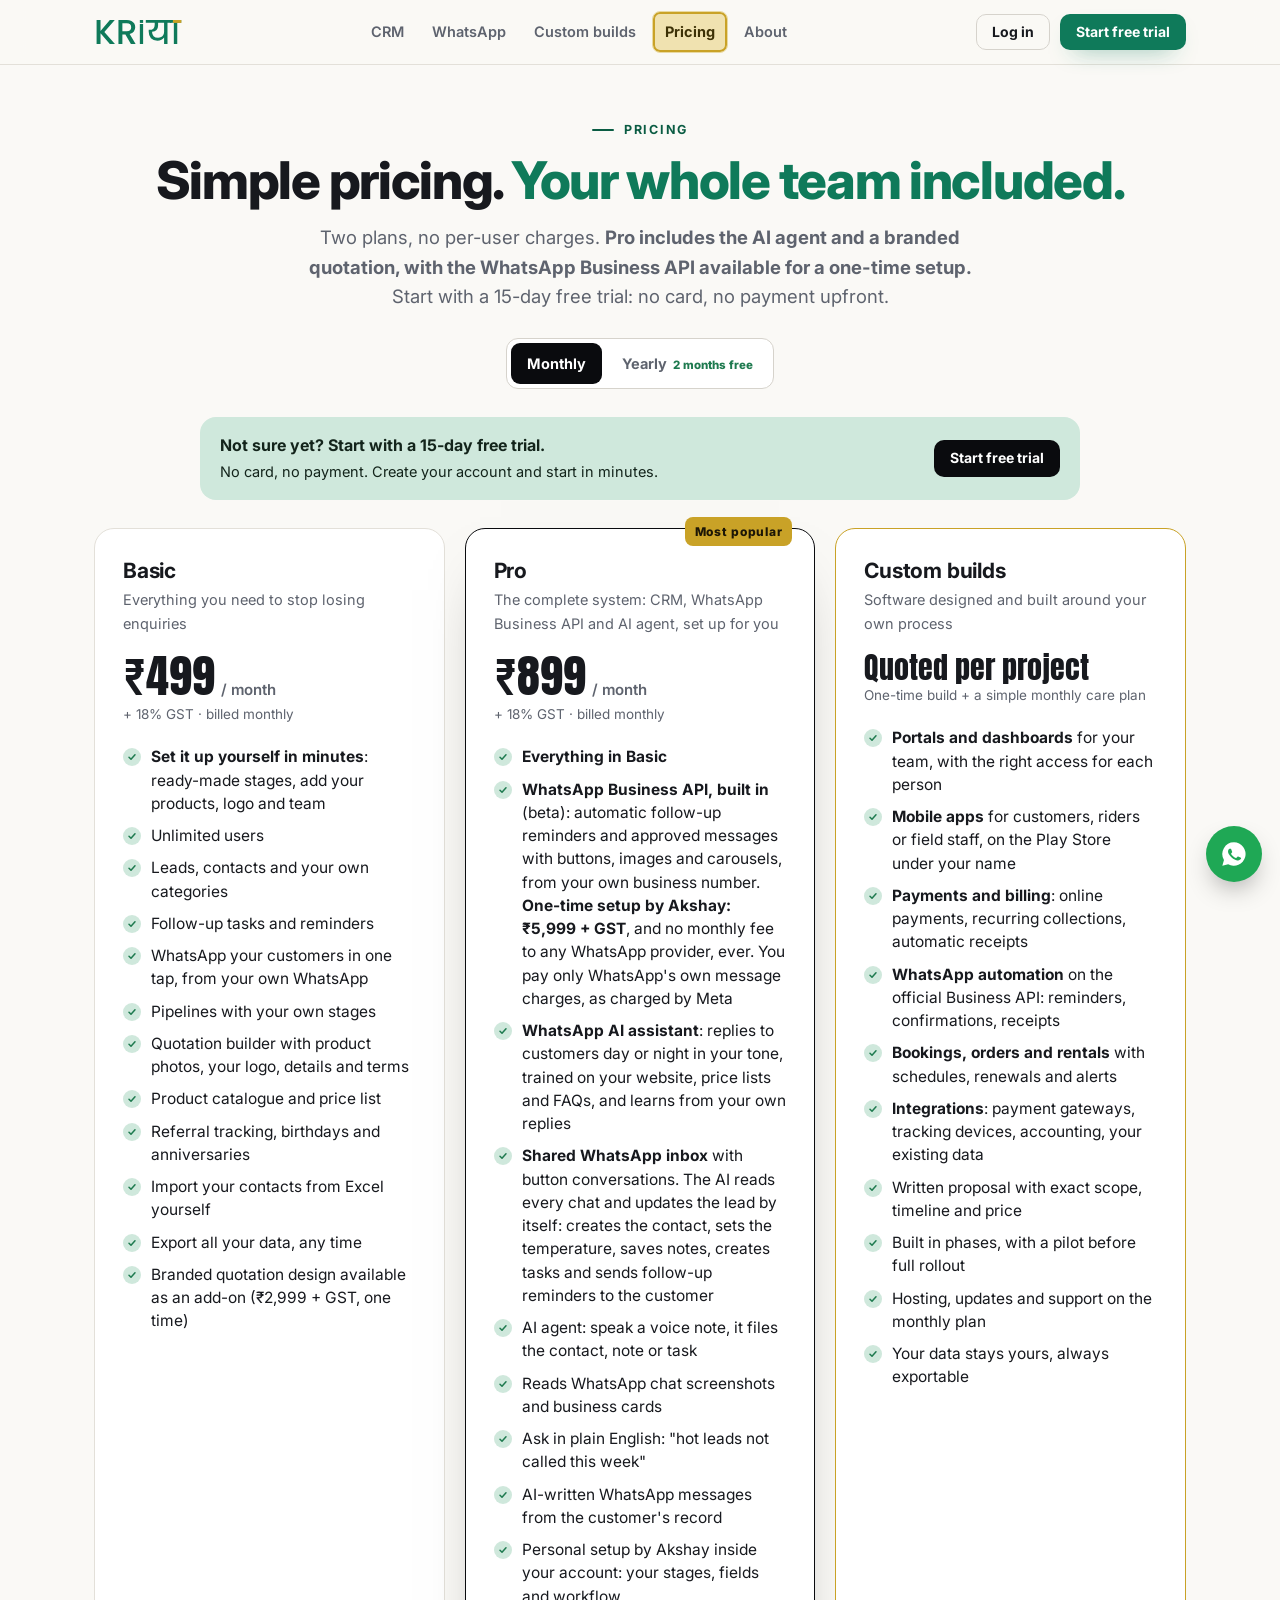
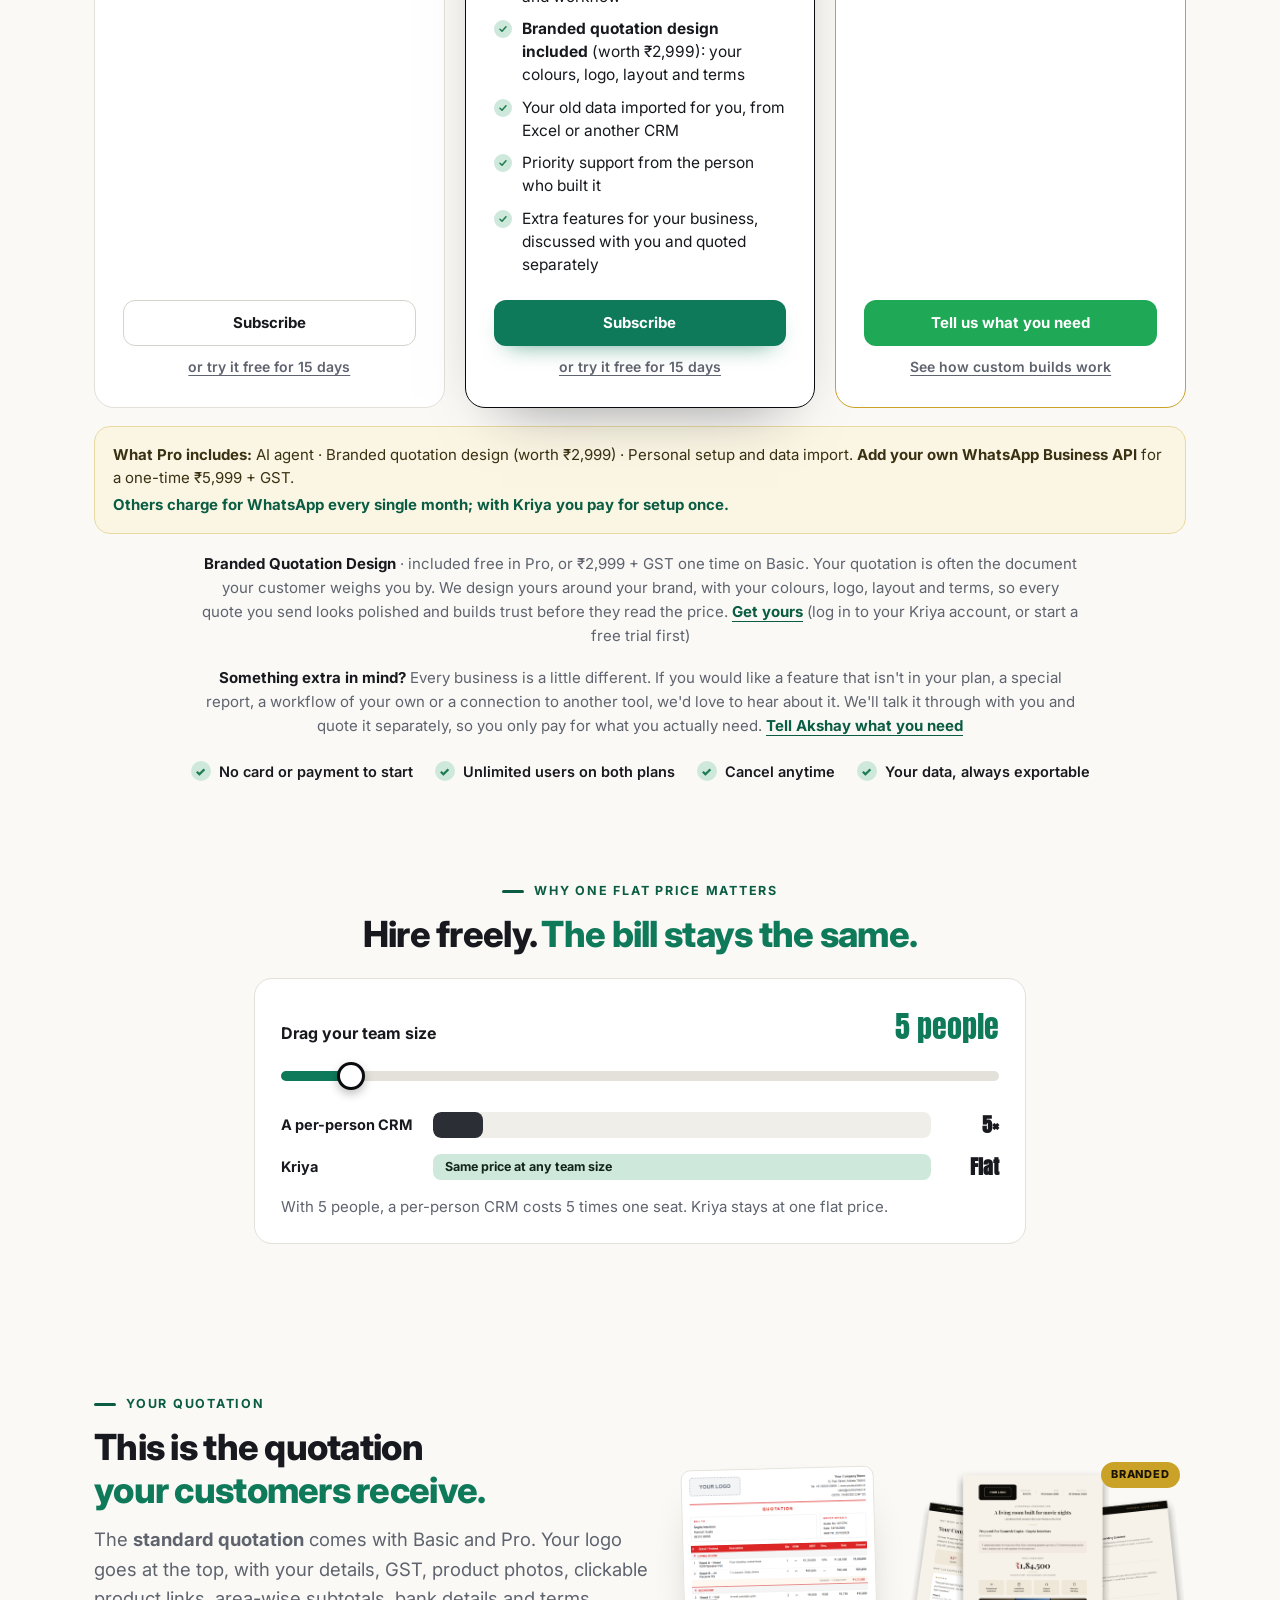
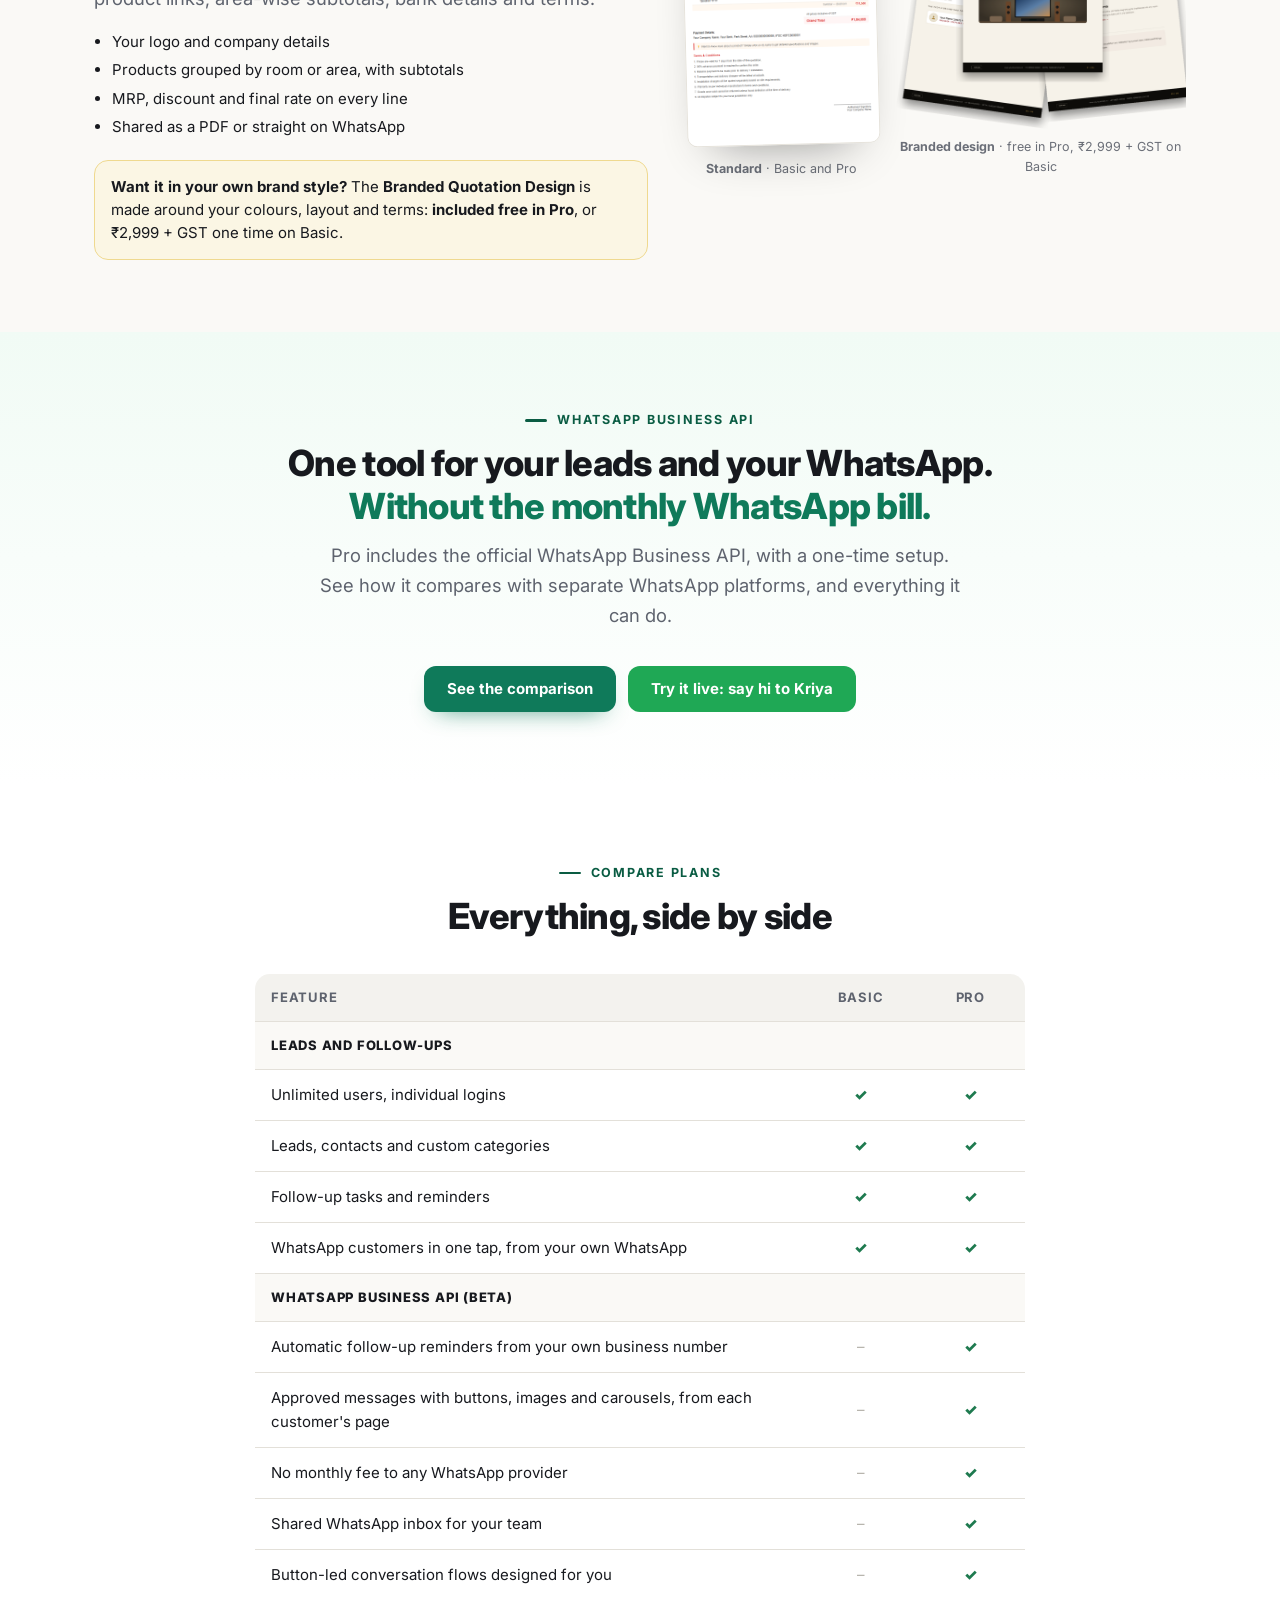
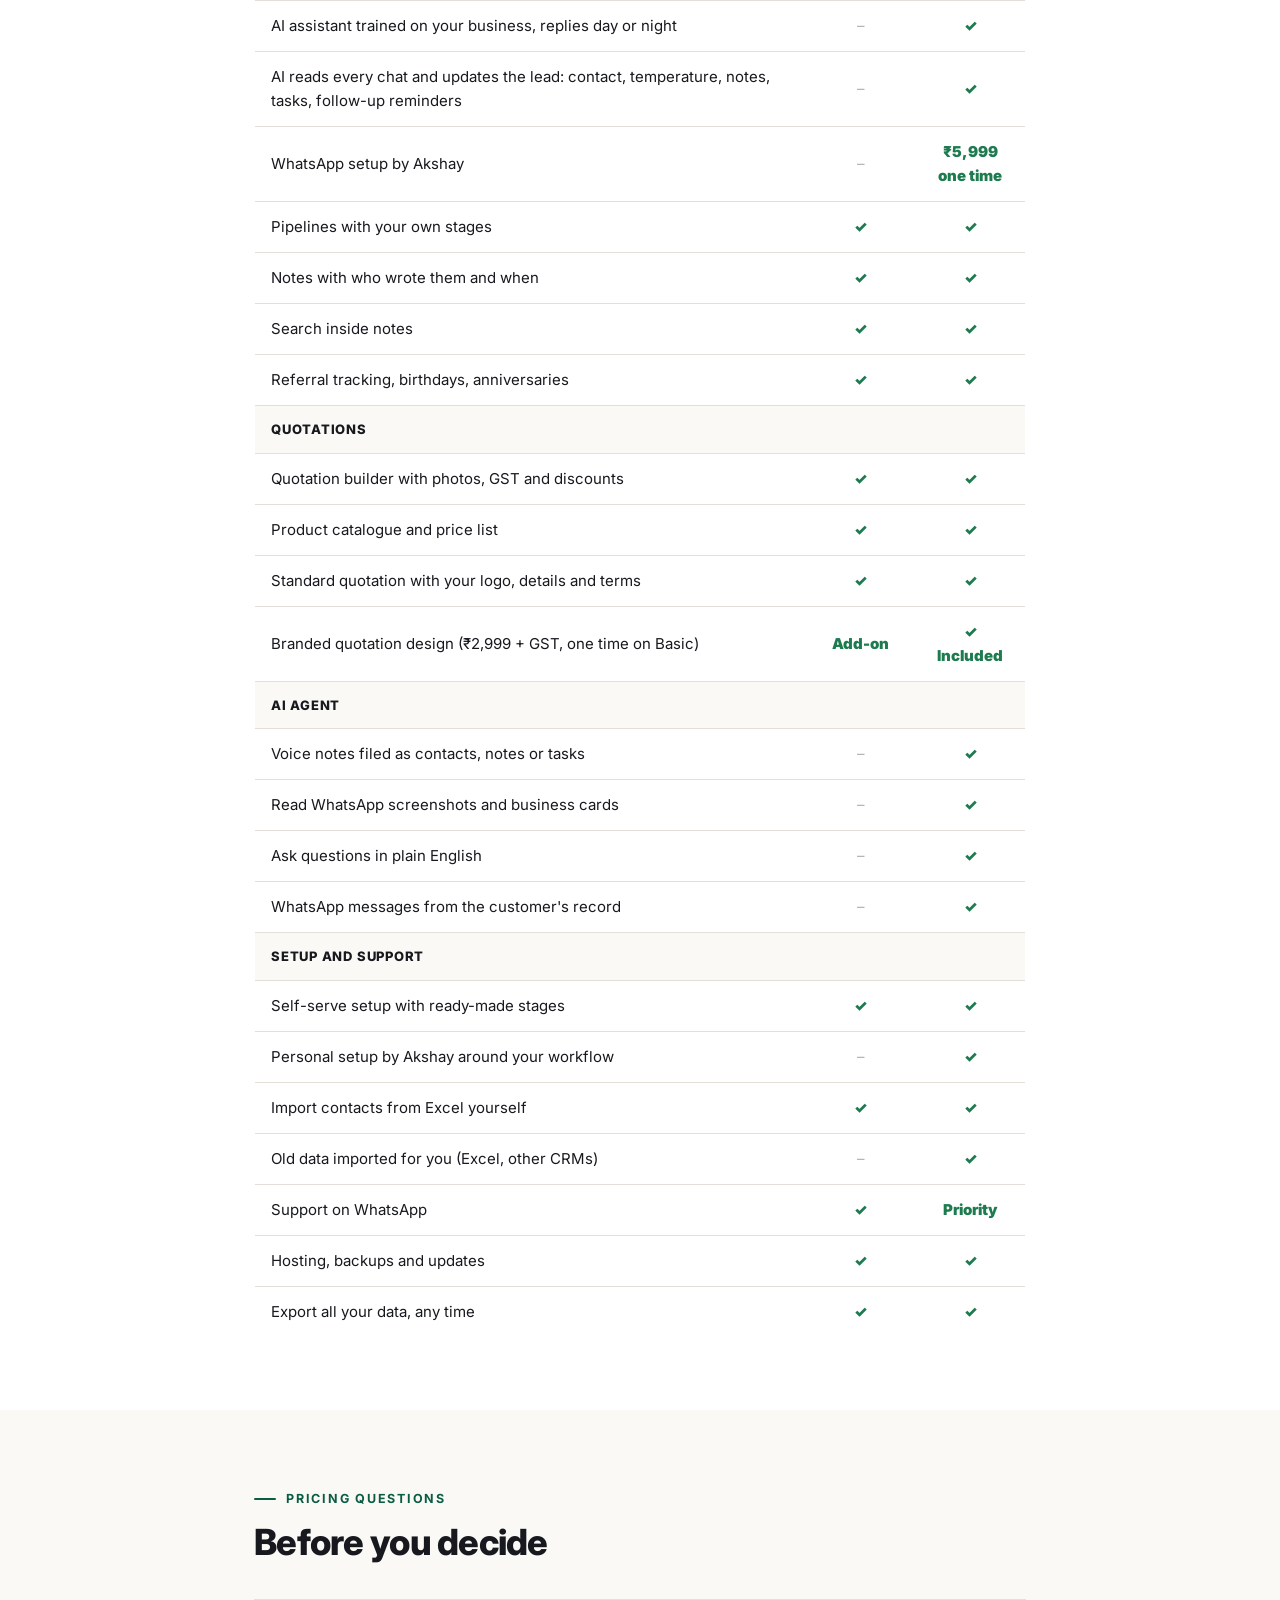
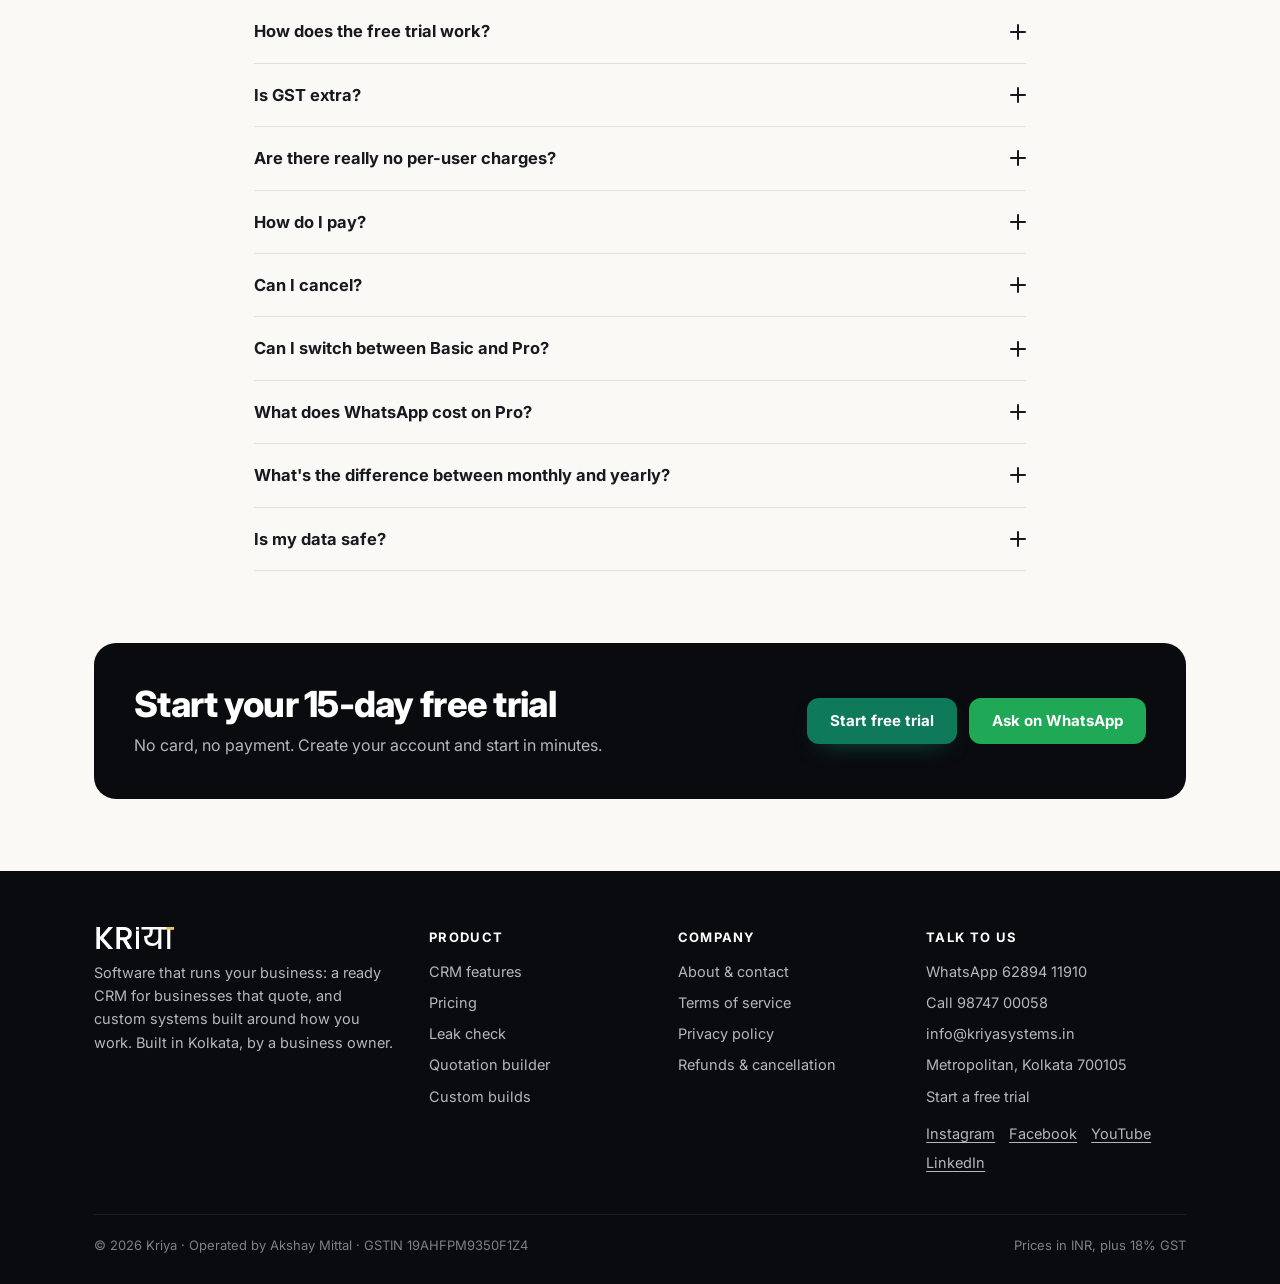
<file: pricing.html>
<!doctype html>
<html lang="en">
<head>
<meta charset="utf-8">
<meta name="viewport" content="width=device-width,initial-scale=1">
<title>Pricing · Kriya</title>
<meta name="description" content="Kriya pricing: ready CRM plans and custom builds. Basic ₹499/month or ₹4,999/year, Pro ₹899/month or ₹8,999/year with the WhatsApp Business API and AI agent included, plus GST. Unlimited users on both plans. 15-day free trial, no card needed.">
<meta property="og:title" content="Pricing · Kriya">
<meta property="og:description" content="Kriya pricing: ready CRM plans and custom builds. Basic ₹499/month or ₹4,999/year, Pro ₹899/month or ₹8,999/year with the WhatsApp Business API and AI agent included, plus GST. Unlimited users on both plans. 15-day free trial, no card needed.">
<meta property="og:type" content="website">
<meta name="theme-color" content="#0A0B0E">
<link rel="icon" href="media/favicon.svg?v=2" type="image/svg+xml"><link rel="alternate icon" href="favicon.ico?v=2" sizes="48x48"><link rel="apple-touch-icon" href="media/apple-touch-icon.png?v=2">
<link rel="preconnect" href="https://fonts.googleapis.com"><link rel="preconnect" href="https://fonts.gstatic.com" crossorigin>
<link href="https://fonts.googleapis.com/css2?family=Anton&family=Inter:wght@400;500;600;700;800&display=swap" rel="stylesheet">
<link rel="stylesheet" href="css/site.css?v=1793726427"><link rel="stylesheet" href="css/interact.css?v=1793726427">

<script>!function(f,b,e,v,n,t,s){if(f.fbq)return;n=f.fbq=function(){n.callMethod?n.callMethod.apply(n,arguments):n.queue.push(arguments)};if(!f._fbq)f._fbq=n;n.push=n;n.loaded=!0;n.version='2.0';n.queue=[];t=b.createElement(e);t.async=!0;t.src=v;s=b.getElementsByTagName(e)[0];s.parentNode.insertBefore(t,s)}(window,document,'script','https://connect.facebook.net/en_US/fbevents.js');fbq('init','2253510351856304');fbq('track','PageView');</script>
<noscript><img height="1" width="1" style="display:none" alt="" src="https://www.facebook.com/tr?id=2253510351856304&ev=PageView&noscript=1"></noscript>
</head>
<body><header class="hdr"><div class="wrap">
  <a class="brand" href="index.html" aria-label="Kriya home"><svg xmlns="http://www.w3.org/2000/svg" viewBox="0 0 2709 740" width="2709" height="740"><path d="M487.6546762589928 740.0 201.23741007194246 408.86330935251794V740.0H79.85611510791367V0.0H201.23741007194246V337.5251798561151L488.7194244604317 0.0H640.9784172661871L319.42446043165467 370.53237410071944L646.3021582733813 740.0Z" fill="#0F7A5A"/><path d="M1138.2158273381297 740.0 967.8561151079136 444.0H875.2230215827338V740.0H753.841726618705V0.0H1009.3812949640288Q1094.5611510791368 0.0 1153.6546762589928 29.81294964028774Q1212.7482014388488 59.62589928057548 1242.0287769784172 109.66906474820138Q1271.3093525179856 159.71223021582728 1271.3093525179856 221.4676258992805Q1271.3093525179856 293.8705035971223 1229.2517985611512 352.9640287769784Q1187.1942446043167 412.0575539568345 1099.884892086331 433.3525179856115L1283.021582733813 740.0ZM875.2230215827338 347.1079136690647H1009.3812949640288Q1077.525179856115 347.1079136690647 1112.1294964028775 313.03597122302153Q1146.7338129496402 278.9640287769784 1146.7338129496402 221.4676258992805Q1146.7338129496402 163.97122302158266 1112.6618705035971 131.4964028776978Q1078.589928057554 99.02158273381292 1009.3812949640288 99.02158273381292H875.2230215827338Z" fill="#0F7A5A"/><path d="M1514.423021582734 124.0V740.0H1413.381294964029V124.0Z" fill="#0F7A5A"/><path d="M2387.897841726619 88H2265.897841726619V740H2160.897841726619V540Q2130.897841726619 584 2077.897841726619 610.5Q2024.897841726619 637 1951.897841726619 637Q1824.897841726619 637 1755.397841726619 561.0Q1685.897841726619 485 1685.897841726619 355Q1685.897841726619 329 1688.897841726619 304H1701.897841726619Q1787.897841726619 304 1829.897841726619 267.5Q1871.897841726619 231 1871.897841726619 150V88H1596.897841726619V0H2387.897841726619ZM2160.897841726619 88H1975.897841726619V168Q1975.897841726619 350 1788.897841726619 361V365Q1788.897841726619 449 1837.897841726619 499.0Q1886.897841726619 549 1973.897841726619 549Q2026.897841726619 549 2069.897841726619 526.0Q2112.897841726619 503 2136.897841726619 462.0Q2160.897841726619 421 2160.897841726619 369Z" fill="#0F7A5A"/><path d="M2461.897841726619 740V88H2339.897841726619V0H2688.897841726619V88H2566.897841726619V740Z" fill="#0F7A5A"/><rect x="2432.9" y="0" width="260.0" height="90" fill="#C9A227"/><rect x="1413.4" y="0.0" width="101.0" height="90" fill="#0F7A5A"/></svg></a>
  <nav class="nav" aria-label="Main"><a href="features.html" class="">CRM</a><a href="whatsapp.html" class="">WhatsApp</a><a href="custom.html" class="">Custom builds</a><a href="pricing.html" class="nav-price on" aria-current=page>Pricing</a><a href="about.html" class="">About</a><a class="nav-login" href="https://app.kriyasystems.in/">Log in</a></nav>
  <div class="hdr-cta"><a class="btn btn-gold btn-sm hdr-price" href="pricing.html">Pricing</a><a class="btn btn-line btn-sm hdr-login" href="https://app.kriyasystems.in/">Log in</a><a class="btn btn-red btn-sm" href="start.html">Start free trial</a>
  <button class="menu-btn" type="button" aria-label="Menu" aria-expanded="false"><span></span></button></div>
</div></header>
<main><section class="phead center">
  <div class="wrap">
    <div class="eyebrow rv">Pricing</div>
    <h1 class="rv d1">Simple pricing. <em>Your whole team included.</em></h1>
    <p class="lead rv d2">Two plans, no per-user charges. <b>Pro includes the AI agent and a branded quotation, with the WhatsApp Business API available for a one-time setup.</b> Start with a 15-day free trial: no card, no payment upfront.</p>
    <div class="rv d3" style="margin-top:26px">
      <div class="bill-toggle" role="group" aria-label="Billing period">
        <button type="button" data-mode="m" class="on">Monthly</button>
        <button type="button" data-mode="y">Yearly<span class="save">2 months free</span></button>
      </div>
    </div>
  </div>
</section>

<section style="padding-top:20px">
  <div class="wrap">
    <div class="trial-strip rv">
      <div><b>Not sure yet? Start with a 15-day free trial.</b><span>No card, no payment. Create your account and start in minutes.</span></div>
      <a class="btn btn-dark btn-sm" href="start.html">Start free trial</a>
    </div>
    <div class="plans">
      <div class="plan tilt rv">
        <h3>Basic</h3>
        <p class="for">Everything you need to stop losing enquiries</p>
        <div class="price"><span class="amt" data-m="₹499" data-y="₹4,999">₹499</span><span class="per" data-m="/ month" data-y="/ year">/ month</span></div>
        <p class="price-note" data-m="+ 18% GST · billed monthly" data-y="+ 18% GST · billed yearly (₹417/month)">+ 18% GST · billed monthly</p>
        <ul class="ticks">
          <li><b>Set it up yourself in minutes</b>: ready-made stages, add your products, logo and team</li>
          <li>Unlimited users</li>
          <li>Leads, contacts and your own categories</li>
          <li>Follow-up tasks and reminders</li>
          <li>WhatsApp your customers in one tap, from your own WhatsApp</li>
          <li>Pipelines with your own stages</li>
          <li>Quotation builder with product photos, your logo, details and terms</li>
          <li>Product catalogue and price list</li>
          <li>Referral tracking, birthdays and anniversaries</li>
          <li>Import your contacts from Excel yourself</li>
          <li>Export all your data, any time</li>
          <li>Branded quotation design available as an add-on (₹2,999 + GST, one time)</li>
        </ul>
        <a class="btn btn-ghost btn-block" data-plan-link href="pay.html?plan=basic">Subscribe</a>
        <a class="plan-trial" data-plan-link href="start.html?plan=basic">or try it free for 15 days</a>
      </div>
      <div class="plan pop tilt rv d1">
        <span class="plan-badge">Most popular</span>
        <h3>Pro</h3>
        <p class="for">The complete system: CRM, WhatsApp Business API and AI agent, set up for you</p>
        <div class="price"><span class="amt" data-m="₹899" data-y="₹8,999">₹899</span><span class="per" data-m="/ month" data-y="/ year">/ month</span></div>
        <p class="price-note" data-m="+ 18% GST · billed monthly" data-y="+ 18% GST · billed yearly (₹750/month)">+ 18% GST · billed monthly</p>
        <ul class="ticks">
          <li><b>Everything in Basic</b></li>
          <li><b>WhatsApp Business API, built in</b> (beta): automatic follow-up reminders and approved messages with buttons, images and carousels, from your own business number. <b>One-time setup by Akshay: ₹5,999 + GST</b>, and no monthly fee to any WhatsApp provider, ever. You pay only WhatsApp's own message charges, as charged by Meta</li>
          <li><b>WhatsApp AI assistant</b>: replies to customers day or night in your tone, trained on your website, price lists and FAQs, and learns from your own replies</li>
          <li><b>Shared WhatsApp inbox</b> with button conversations. The AI reads every chat and updates the lead by itself: creates the contact, sets the temperature, saves notes, creates tasks and sends follow-up reminders to the customer</li>
          <li>AI agent: speak a voice note, it files the contact, note or task</li>
          <li>Reads WhatsApp chat screenshots and business cards</li>
          <li>Ask in plain English: "hot leads not called this week"</li>
          <li>AI-written WhatsApp messages from the customer's record</li>
          <li>Personal setup by Akshay inside your account: your stages, fields and workflow</li>
          <li><b>Branded quotation design included</b> (worth ₹2,999): your colours, logo, layout and terms</li>
          <li>Your old data imported for you, from Excel or another CRM</li>
          <li>Priority support from the person who built it</li>
          <li>Extra features for your business, discussed with you and quoted separately</li>
        </ul>
        <a class="btn btn-red btn-block" data-plan-link href="pay.html?plan=pro">Subscribe</a>
        <a class="plan-trial" data-plan-link href="start.html?plan=pro">or try it free for 15 days</a>
      </div>
      <div class="plan plan-custom tilt rv d2">
        <h3>Custom builds</h3>
        <p class="for">Software designed and built around your own process</p>
        <div class="price"><span class="amt" style="font-size:30px">Quoted per project</span></div>
        <p class="price-note">One-time build + a simple monthly care plan</p>
        <ul class="ticks">
          <li><b>Portals and dashboards</b> for your team, with the right access for each person</li>
          <li><b>Mobile apps</b> for customers, riders or field staff, on the Play Store under your name</li>
          <li><b>Payments and billing</b>: online payments, recurring collections, automatic receipts</li>
          <li><b>WhatsApp automation</b> on the official Business API: reminders, confirmations, receipts</li>
          <li><b>Bookings, orders and rentals</b> with schedules, renewals and alerts</li>
          <li><b>Integrations</b>: payment gateways, tracking devices, accounting, your existing data</li>
          <li>Written proposal with exact scope, timeline and price</li>
          <li>Built in phases, with a pilot before full rollout</li>
          <li>Hosting, updates and support on the monthly plan</li>
          <li>Your data stays yours, always exportable</li>
        </ul>
        <a class="btn btn-wa btn-block" href="https://wa.me/916289411910?text=Hi%2C%20I%27d%20like%20to%20discuss%20a%20custom%20solution%20for%20my%20business" target="_blank" rel="noopener">Tell us what you need</a>
        <a class="plan-trial" href="custom.html">See how custom builds work</a>
      </div>
    </div>
    <div class="pro-sum rv"><b>What Pro includes:</b> AI agent · Branded quotation design (worth ₹2,999) · Personal setup and data import. <b>Add your own WhatsApp Business API</b> for a one-time ₹5,999 + GST. <span>Others charge for WhatsApp every single month; with Kriya you pay for setup once.</span></div>
    <p class="custom-line rv"><b>Branded Quotation Design</b> · included free in Pro, or ₹2,999 + GST one time on Basic. Your quotation is often the document your customer weighs you by. We design yours around your brand, with your colours, logo, layout and terms, so every quote you send looks polished and builds trust before they read the price. <a class="txt-link" href="https://app.kriyasystems.in/?addon=quote_design">Get yours</a> <span class="muted">(log in to your Kriya account, or start a free trial first)</span></p>
    <p class="custom-line rv"><b>Something extra in mind?</b> Every business is a little different. If you would like a feature that isn't in your plan, a special report, a workflow of your own or a connection to another tool, we'd love to hear about it. We'll talk it through with you and quote it separately, so you only pay for what you actually need. <a class="txt-link" href="https://wa.me/916289411910?text=Hi%20Akshay%2C%20I%20saw%20Kriya.%20Quick%20question." target="_blank" rel="noopener">Tell Akshay what you need</a></p>
    <div class="free-strip rv">
      <span>No card or payment to start</span><span>Unlimited users on both plans</span><span>Cancel anytime</span><span>Your data, always exportable</span>
    </div>
  </div>
</section>

<section style="padding-top:20px">
  <div class="wrap narrow">
    <div class="sec-head center rv" style="margin-bottom:22px"><div class="eyebrow">Why one flat price matters</div><h2>Hire freely. <em>The bill stays the same.</em></h2></div>
    <div class="team rv">
      <div class="team-top"><b>Drag your team size</b><output id="tN">5 people</output></div>
      <input type="range" id="tR" min="1" max="50" value="5" aria-label="Team size">
      <div class="team-bars">
        <div class="tb"><span>A per-person CRM</span><div class="tb-track"><i id="tbSeat"></i></div><em id="tbSeatX">5×</em></div>
        <div class="tb"><span>Kriya</span><div class="tb-track flat-track">Same price at any team size</div><em>Flat</em></div>
      </div>
      <p class="team-note" id="tNote">With 5 people, a per-person CRM costs 5 times one seat. Kriya stays at one flat price.</p>
    </div>
  </div>
</section>


<section class="qsx" id="quotation">
  <div class="wrap qsx-in">
    <div class="qsx-txt rv">
      <div class="eyebrow">Your quotation</div>
      <h2>This is the quotation <em>your customers receive.</em></h2>
      <p class="lead">The <b>standard quotation</b> comes with Basic and Pro. Your logo goes at the top, with your details, GST, product photos, clickable product links, area-wise subtotals, bank details and terms.</p>
      <ul class="qsx-list">
        <li>Your logo and company details</li>
        <li>Products grouped by room or area, with subtotals</li>
        <li>MRP, discount and final rate on every line</li>
        <li>Shared as a PDF or straight on WhatsApp</li>
      </ul>
      <div class="qsx-up"><b>Want it in your own brand style?</b> The <b>Branded Quotation Design</b> is made around your colours, layout and terms: <b>included free in Pro</b>, or ₹2,999 + GST one time on Basic.</div>
    </div>
    <div class="qsx-pair rv d1">
      <figure class="qsx-img"><img src="media/quote-standard.png" alt="Sample Kriya standard quotation with your logo at the top" loading="lazy" width="820" height="1180"/><figcaption><b>Standard</b> · Basic and Pro</figcaption></figure>
      <figure class="qsx-img prem"><span class="qsx-tag">Branded</span><img src="media/quote-premium.png" alt="Sample branded multi-page quotation: cover, product appendix with images, testimonials" loading="lazy" width="1249" height="1112"/><figcaption><b>Branded design</b> · free in Pro, ₹2,999 + GST on Basic</figcaption></figure>
    </div>
  </div>
</section>

<section class="wax" id="whatsapp">
  <div class="wrap">
    <div class="sec-head center rv"><div class="eyebrow">WhatsApp Business API</div>
      <h2>One tool for your leads and your WhatsApp. <em>Without the monthly WhatsApp bill.</em></h2>
      <p class="lead">Pro includes the official WhatsApp Business API, with a one-time setup. See how it compares with separate WhatsApp platforms, and everything it can do.</p></div>
    <div class="btn-row center rv" style="justify-content:center"><a class="btn btn-red" href="whatsapp.html#cost">See the comparison</a><a class="btn btn-wa" href="https://wa.me/916289411910?text=Hi" target="_blank" rel="noopener">Try it live: say hi to Kriya</a></div>
  </div>
</section>

<section class="bg-white" id="compare">
  <div class="wrap narrow">
    <div class="sec-head center rv"><div class="eyebrow">Compare plans</div><h2>Everything, side by side</h2></div>
    <div class="cmp-wrap rv">
      <table class="cmp">
        <thead><tr><th>Feature</th><th>Basic</th><th>Pro</th></tr></thead>
        <tbody>
          <tr class="grp"><td colspan="3">Leads and follow-ups</td></tr>
          <tr><td>Unlimited users, individual logins</td><td class="y">✓</td><td class="y">✓</td></tr>
          <tr><td>Leads, contacts and custom categories</td><td class="y">✓</td><td class="y">✓</td></tr>
          <tr><td>Follow-up tasks and reminders</td><td class="y">✓</td><td class="y">✓</td></tr>
          <tr><td>WhatsApp customers in one tap, from your own WhatsApp</td><td class="y">✓</td><td class="y">✓</td></tr>
          <tr class="grp"><td colspan="3">WhatsApp Business API (beta)</td></tr>
          <tr><td>Automatic follow-up reminders from your own business number</td><td class="n">–</td><td class="y">✓</td></tr>
          <tr><td>Approved messages with buttons, images and carousels, from each customer's page</td><td class="n">–</td><td class="y">✓</td></tr>
          <tr><td>No monthly fee to any WhatsApp provider</td><td class="n">–</td><td class="y">✓</td></tr>
          <tr><td>Shared WhatsApp inbox for your team</td><td class="n">–</td><td class="y">✓</td></tr>
          <tr><td>Button-led conversation flows designed for you</td><td class="n">–</td><td class="y">✓</td></tr>
          <tr><td>AI assistant trained on your business, replies day or night</td><td class="n">–</td><td class="y">✓</td></tr>
          <tr><td>AI reads every chat and updates the lead: contact, temperature, notes, tasks, follow-up reminders</td><td class="n">–</td><td class="y">✓</td></tr>
          <tr><td>WhatsApp setup by Akshay</td><td class="n">–</td><td class="y">₹5,999 one time</td></tr>
          <tr><td>Pipelines with your own stages</td><td class="y">✓</td><td class="y">✓</td></tr>
          <tr><td>Notes with who wrote them and when</td><td class="y">✓</td><td class="y">✓</td></tr>
          <tr><td>Search inside notes</td><td class="y">✓</td><td class="y">✓</td></tr>
          <tr><td>Referral tracking, birthdays, anniversaries</td><td class="y">✓</td><td class="y">✓</td></tr>
          <tr class="grp"><td colspan="3">Quotations</td></tr>
          <tr><td>Quotation builder with photos, GST and discounts</td><td class="y">✓</td><td class="y">✓</td></tr>
          <tr><td>Product catalogue and price list</td><td class="y">✓</td><td class="y">✓</td></tr>
          <tr><td>Standard quotation with your logo, details and terms</td><td class="y">✓</td><td class="y">✓</td></tr>
          <tr><td>Branded quotation design (₹2,999 + GST, one time on Basic)</td><td class="y">Add-on</td><td class="y">✓ Included</td></tr>
          <tr class="grp"><td colspan="3">AI agent</td></tr>
          <tr><td>Voice notes filed as contacts, notes or tasks</td><td class="n">–</td><td class="y">✓</td></tr>
          <tr><td>Read WhatsApp screenshots and business cards</td><td class="n">–</td><td class="y">✓</td></tr>
          <tr><td>Ask questions in plain English</td><td class="n">–</td><td class="y">✓</td></tr>
          <tr><td>WhatsApp messages from the customer's record</td><td class="n">–</td><td class="y">✓</td></tr>
          <tr class="grp"><td colspan="3">Setup and support</td></tr>
          <tr><td>Self-serve setup with ready-made stages</td><td class="y">✓</td><td class="y">✓</td></tr>
          <tr><td>Personal setup by Akshay around your workflow</td><td class="n">–</td><td class="y">✓</td></tr>
          <tr><td>Import contacts from Excel yourself</td><td class="y">✓</td><td class="y">✓</td></tr>
          <tr><td>Old data imported for you (Excel, other CRMs)</td><td class="n">–</td><td class="y">✓</td></tr>
          <tr><td>Support on WhatsApp</td><td class="y">✓</td><td class="y">Priority</td></tr>
          <tr><td>Hosting, backups and updates</td><td class="y">✓</td><td class="y">✓</td></tr>
          <tr><td>Export all your data, any time</td><td class="y">✓</td><td class="y">✓</td></tr>
        </tbody>
      </table>
    </div>
  </div>
</section>

<section id="faq">
  <div class="wrap narrow">
    <div class="sec-head rv"><div class="eyebrow">Pricing questions</div><h2>Before you decide</h2></div>
    <div class="faq rv">
      <div class="faq-item"><button class="faq-q">How does the free trial work?<span class="plus"></span></button><div class="faq-a"><p>Create your account with your email or Google and start using Kriya straight away, free for 15 days, with no card and no payment. Invite your whole team. At the end, choose Basic or Pro, monthly or yearly. If you don't, nothing is charged: your account simply becomes view-only, and you can still see and export everything.</p></div></div>
      <div class="faq-item"><button class="faq-q">Is GST extra?<span class="plus"></span></button><div class="faq-a"><p>Yes. Prices are in Indian rupees, plus 18% GST. You get a proper GST invoice for every payment, so registered businesses can claim the input credit.</p></div></div>
      <div class="faq-item"><button class="faq-q">Are there really no per-user charges?<span class="plus"></span></button><div class="faq-a"><p>None. Both plans include unlimited users. Add your whole team, your sales staff and your accountant. The price stays the same.</p></div></div>
      <div class="faq-item"><button class="faq-q">How do I pay?<span class="plus"></span></button><div class="faq-a"><p>Click <b>Subscribe</b> on a plan to pay securely through Razorpay, by UPI, card or net banking. Plans renew automatically through UPI AutoPay or card, so you never have to remember, and you can cancel any time. If you are on a free trial, we'll send you the same link before it ends.</p></div></div>
      <div class="faq-item"><button class="faq-q">Can I cancel?<span class="plus"></span></button><div class="faq-a"><p>Yes, any time. Your plan simply doesn't renew at the end of the period you've paid for, and you can export all your data before you go. See our <a class="txt-link" href="refunds.html">refunds and cancellation policy</a>.</p></div></div>
      <div class="faq-item"><button class="faq-q">Can I switch between Basic and Pro?<span class="plus"></span></button><div class="faq-a"><p>Yes. Upgrade to Pro whenever you want the WhatsApp Business API or the AI agent, or move back to Basic at your next renewal.</p></div></div>
      <div class="faq-item"><button class="faq-q">What does WhatsApp cost on Pro?<span class="plus"></span></button><div class="faq-a"><p>A one-time setup fee of ₹5,999 + GST, when Akshay sets up your WhatsApp Business API on Pro, and never a monthly fee to any WhatsApp provider. The setup fee is a one-time service and isn't refundable, including when paid during the free trial, and WhatsApp features need an active Pro plan. WhatsApp itself charges a small amount per message, set by Meta and paid directly to your own Meta account. On Basic, you can still WhatsApp customers in one tap from your own WhatsApp.</p></div></div>
      <div class="faq-item"><button class="faq-q">What's the difference between monthly and yearly?<span class="plus"></span></button><div class="faq-a"><p>Only the price. Yearly costs the same as 10 months, so you get 2 months free. Features are identical.</p></div></div>
      <div class="faq-item"><button class="faq-q">Is my data safe?<span class="plus"></span></button><div class="faq-a"><p>Your data stays yours. It's stored securely with daily backups, accessed only when you ask for support, never shared, and never used for anyone else. You can export everything at any time.</p></div></div>
    </div>
  </div>
</section>

<section style="padding-top:0">
  <div class="wrap">
    <div class="cta-band rv">
      <div><h2>Start your 15-day free trial</h2><p>No card, no payment. Create your account and start in minutes.</p></div>
      <div class="btn-row" style="margin-top:0"><a class="btn btn-red" href="start.html">Start free trial</a><a class="btn btn-wa" href="https://wa.me/916289411910?text=Hi%20Akshay%2C%20I%20saw%20Kriya.%20Quick%20question." target="_blank" rel="noopener">Ask on WhatsApp</a></div>
    </div>
  </div>
</section>
</main>
<footer class="ftr"><div class="wrap">
  <div class="ftr-grid">
    <div><a class="brand" href="index.html" aria-label="Kriya"><svg xmlns="http://www.w3.org/2000/svg" viewBox="0 0 2709 740" width="2709" height="740"><path d="M487.6546762589928 740.0 201.23741007194246 408.86330935251794V740.0H79.85611510791367V0.0H201.23741007194246V337.5251798561151L488.7194244604317 0.0H640.9784172661871L319.42446043165467 370.53237410071944L646.3021582733813 740.0Z" fill="#FFFFFF"/><path d="M1138.2158273381297 740.0 967.8561151079136 444.0H875.2230215827338V740.0H753.841726618705V0.0H1009.3812949640288Q1094.5611510791368 0.0 1153.6546762589928 29.81294964028774Q1212.7482014388488 59.62589928057548 1242.0287769784172 109.66906474820138Q1271.3093525179856 159.71223021582728 1271.3093525179856 221.4676258992805Q1271.3093525179856 293.8705035971223 1229.2517985611512 352.9640287769784Q1187.1942446043167 412.0575539568345 1099.884892086331 433.3525179856115L1283.021582733813 740.0ZM875.2230215827338 347.1079136690647H1009.3812949640288Q1077.525179856115 347.1079136690647 1112.1294964028775 313.03597122302153Q1146.7338129496402 278.9640287769784 1146.7338129496402 221.4676258992805Q1146.7338129496402 163.97122302158266 1112.6618705035971 131.4964028776978Q1078.589928057554 99.02158273381292 1009.3812949640288 99.02158273381292H875.2230215827338Z" fill="#FFFFFF"/><path d="M1514.423021582734 124.0V740.0H1413.381294964029V124.0Z" fill="#FFFFFF"/><path d="M2387.897841726619 88H2265.897841726619V740H2160.897841726619V540Q2130.897841726619 584 2077.897841726619 610.5Q2024.897841726619 637 1951.897841726619 637Q1824.897841726619 637 1755.397841726619 561.0Q1685.897841726619 485 1685.897841726619 355Q1685.897841726619 329 1688.897841726619 304H1701.897841726619Q1787.897841726619 304 1829.897841726619 267.5Q1871.897841726619 231 1871.897841726619 150V88H1596.897841726619V0H2387.897841726619ZM2160.897841726619 88H1975.897841726619V168Q1975.897841726619 350 1788.897841726619 361V365Q1788.897841726619 449 1837.897841726619 499.0Q1886.897841726619 549 1973.897841726619 549Q2026.897841726619 549 2069.897841726619 526.0Q2112.897841726619 503 2136.897841726619 462.0Q2160.897841726619 421 2160.897841726619 369Z" fill="#FFFFFF"/><path d="M2461.897841726619 740V88H2339.897841726619V0H2688.897841726619V88H2566.897841726619V740Z" fill="#FFFFFF"/><rect x="2432.9" y="0" width="260.0" height="90" fill="#E6C45A"/><rect x="1413.4" y="0.0" width="101.0" height="90" fill="#FFFFFF"/></svg></a>
      <p>Software that runs your business: a ready CRM for businesses that quote, and custom systems built around how you work. Built in Kolkata, by a business owner.</p></div>
    <div><h4>Product</h4><ul><li><a href="features.html">CRM features</a></li><li><a href="pricing.html">Pricing</a></li><li><a href="leak-check.html">Leak check</a></li><li><a href="quotation-builder.html">Quotation builder</a></li><li><a href="custom.html">Custom builds</a></li></ul></div>
    <div><h4>Company</h4><ul><li><a href="about.html">About &amp; contact</a></li><li><a href="terms.html">Terms of service</a></li><li><a href="privacy.html">Privacy policy</a></li><li><a href="refunds.html">Refunds &amp; cancellation</a></li></ul></div>
    <div><h4>Talk to us</h4><ul><li><a href="https://wa.me/916289411910?text=Hi%20Akshay%2C%20I%20saw%20Kriya.%20Quick%20question." target="_blank" rel="noopener">WhatsApp 62894 11910</a></li><li><a href="tel:+919874700058">Call 98747 00058</a></li><li><a href="mailto:info@kriyasystems.in">info@kriyasystems.in</a></li><li><a href="https://maps.app.goo.gl/K7Q7RPpEMNNqTarj6" target="_blank" rel="noopener">Metropolitan, Kolkata 700105</a></li><li><a href="start.html">Start a free trial</a></li></ul>
      <div class="ftr-soc"><a href="https://www.instagram.com/kriya.systems/" target="_blank" rel="noopener">Instagram</a><a href="https://www.facebook.com/kriya.systems/" target="_blank" rel="noopener">Facebook</a><a href="https://www.youtube.com/@KriyaSystems" target="_blank" rel="noopener">YouTube</a><a href="https://www.linkedin.com/in/akshay-mittal-7527051a2/" target="_blank" rel="noopener">LinkedIn</a></div></div>
  </div>
  <div class="ftr-bot"><span>© 2026 Kriya · Operated by Akshay Mittal · GSTIN 19AHFPM9350F1Z4</span><span>Prices in INR, plus 18% GST</span></div>
</div></footer>
<a class="wa-float" href="https://wa.me/916289411910?text=Hi%20Akshay%2C%20I%20saw%20Kriya.%20Quick%20question." target="_blank" rel="noopener" aria-label="Chat on WhatsApp"><svg viewBox="0 0 24 24" fill="currentColor" aria-hidden="true"><path d="M12 2a10 10 0 0 0-8.6 15.1L2 22l5-1.3A10 10 0 1 0 12 2zm5.5 14.2c-.2.6-1.3 1.2-1.8 1.3-.5.1-1 .1-1.6-.1-.4-.1-.9-.3-1.5-.6-2.7-1.2-4.4-3.9-4.6-4.1-.1-.2-1.1-1.4-1.1-2.7s.7-1.9.9-2.2c.2-.3.5-.3.7-.3h.5c.2 0 .4 0 .6.5l.8 2c.1.2.1.4 0 .5l-.3.5-.4.4c-.1.1-.3.3-.1.6.2.3.7 1.2 1.6 2 1.1 1 2 1.3 2.3 1.4.3.1.5.1.6-.1l.9-1c.2-.3.4-.2.6-.1l1.9.9c.3.1.5.2.5.3.1.1.1.7-.1 1.3z"/></svg></a>
<script src="js/interact.js?v=1793726427" defer></script><script src="js/site.js?v=1793726427" defer></script>
</body>
</html>
</file>
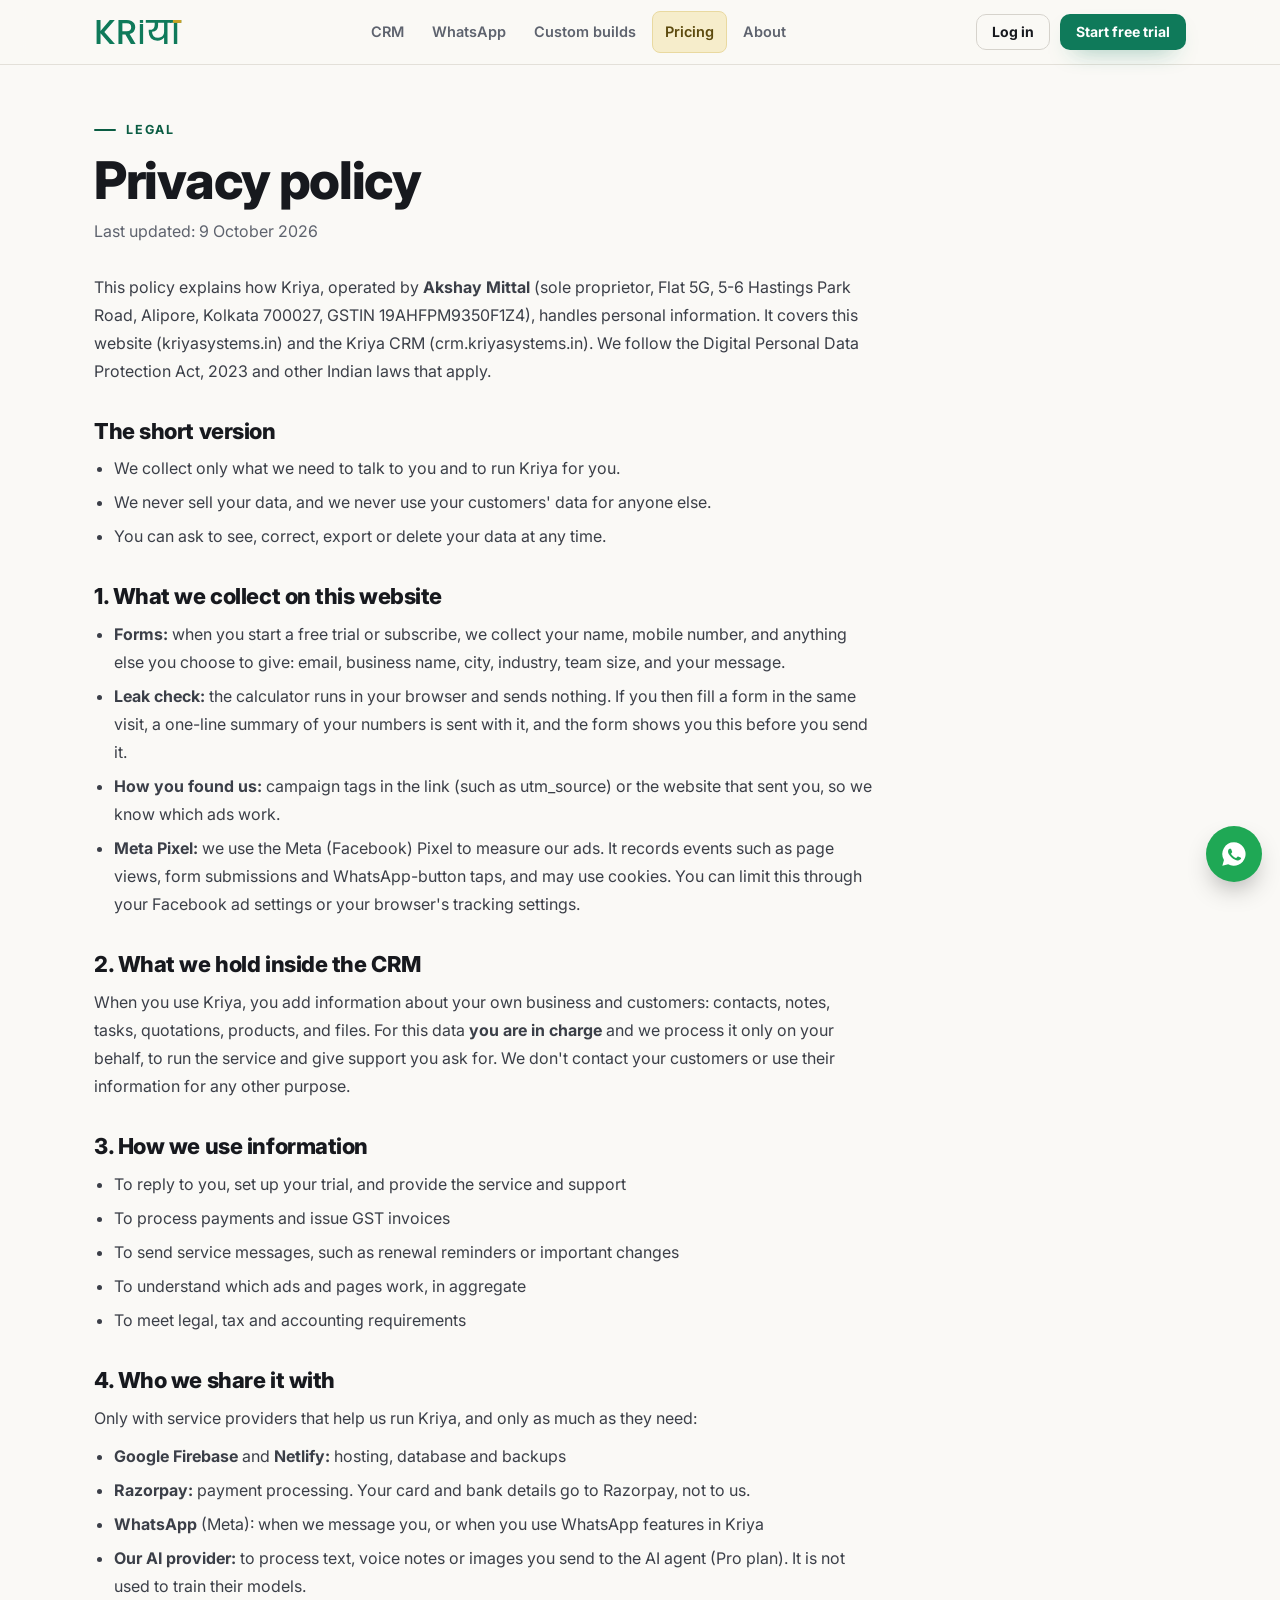
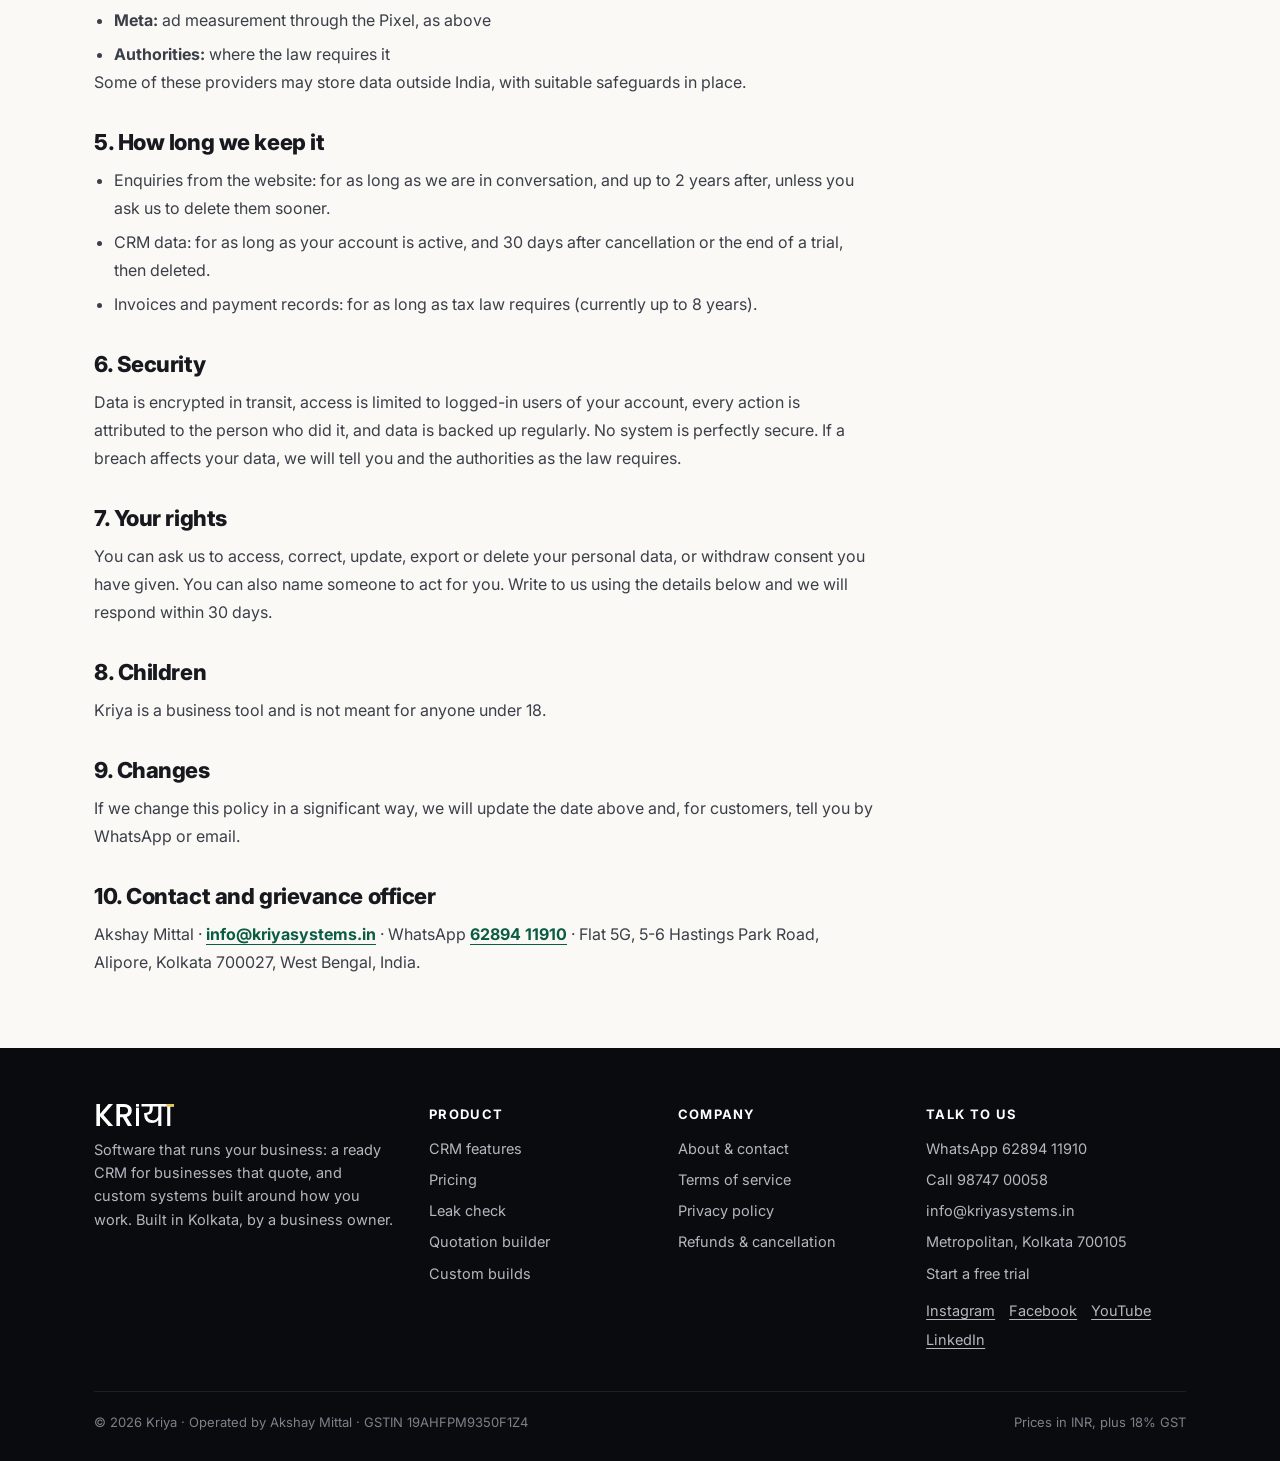
<file: privacy.html>
<!doctype html>
<html lang="en">
<head>
<meta charset="utf-8">
<meta name="viewport" content="width=device-width,initial-scale=1">
<title>Privacy policy · Kriya</title>
<meta name="description" content="How Kriya collects, uses and protects personal information: on this website and inside the CRM.">
<meta property="og:title" content="Privacy policy · Kriya">
<meta property="og:description" content="How Kriya collects, uses and protects personal information: on this website and inside the CRM.">
<meta property="og:type" content="website">
<meta name="theme-color" content="#0A0B0E">
<link rel="icon" href="media/favicon.svg?v=2" type="image/svg+xml"><link rel="alternate icon" href="favicon.ico?v=2" sizes="48x48"><link rel="apple-touch-icon" href="media/apple-touch-icon.png?v=2">
<link rel="preconnect" href="https://fonts.googleapis.com"><link rel="preconnect" href="https://fonts.gstatic.com" crossorigin>
<link href="https://fonts.googleapis.com/css2?family=Anton&family=Inter:wght@400;500;600;700;800&display=swap" rel="stylesheet">
<link rel="stylesheet" href="css/site.css?v=1793726427"><link rel="stylesheet" href="css/interact.css?v=1793726427">

<script>!function(f,b,e,v,n,t,s){if(f.fbq)return;n=f.fbq=function(){n.callMethod?n.callMethod.apply(n,arguments):n.queue.push(arguments)};if(!f._fbq)f._fbq=n;n.push=n;n.loaded=!0;n.version='2.0';n.queue=[];t=b.createElement(e);t.async=!0;t.src=v;s=b.getElementsByTagName(e)[0];s.parentNode.insertBefore(t,s)}(window,document,'script','https://connect.facebook.net/en_US/fbevents.js');fbq('init','2253510351856304');fbq('track','PageView');</script>
<noscript><img height="1" width="1" style="display:none" alt="" src="https://www.facebook.com/tr?id=2253510351856304&ev=PageView&noscript=1"></noscript>
</head>
<body><header class="hdr"><div class="wrap">
  <a class="brand" href="index.html" aria-label="Kriya home"><svg xmlns="http://www.w3.org/2000/svg" viewBox="0 0 2709 740" width="2709" height="740"><path d="M487.6546762589928 740.0 201.23741007194246 408.86330935251794V740.0H79.85611510791367V0.0H201.23741007194246V337.5251798561151L488.7194244604317 0.0H640.9784172661871L319.42446043165467 370.53237410071944L646.3021582733813 740.0Z" fill="#0F7A5A"/><path d="M1138.2158273381297 740.0 967.8561151079136 444.0H875.2230215827338V740.0H753.841726618705V0.0H1009.3812949640288Q1094.5611510791368 0.0 1153.6546762589928 29.81294964028774Q1212.7482014388488 59.62589928057548 1242.0287769784172 109.66906474820138Q1271.3093525179856 159.71223021582728 1271.3093525179856 221.4676258992805Q1271.3093525179856 293.8705035971223 1229.2517985611512 352.9640287769784Q1187.1942446043167 412.0575539568345 1099.884892086331 433.3525179856115L1283.021582733813 740.0ZM875.2230215827338 347.1079136690647H1009.3812949640288Q1077.525179856115 347.1079136690647 1112.1294964028775 313.03597122302153Q1146.7338129496402 278.9640287769784 1146.7338129496402 221.4676258992805Q1146.7338129496402 163.97122302158266 1112.6618705035971 131.4964028776978Q1078.589928057554 99.02158273381292 1009.3812949640288 99.02158273381292H875.2230215827338Z" fill="#0F7A5A"/><path d="M1514.423021582734 124.0V740.0H1413.381294964029V124.0Z" fill="#0F7A5A"/><path d="M2387.897841726619 88H2265.897841726619V740H2160.897841726619V540Q2130.897841726619 584 2077.897841726619 610.5Q2024.897841726619 637 1951.897841726619 637Q1824.897841726619 637 1755.397841726619 561.0Q1685.897841726619 485 1685.897841726619 355Q1685.897841726619 329 1688.897841726619 304H1701.897841726619Q1787.897841726619 304 1829.897841726619 267.5Q1871.897841726619 231 1871.897841726619 150V88H1596.897841726619V0H2387.897841726619ZM2160.897841726619 88H1975.897841726619V168Q1975.897841726619 350 1788.897841726619 361V365Q1788.897841726619 449 1837.897841726619 499.0Q1886.897841726619 549 1973.897841726619 549Q2026.897841726619 549 2069.897841726619 526.0Q2112.897841726619 503 2136.897841726619 462.0Q2160.897841726619 421 2160.897841726619 369Z" fill="#0F7A5A"/><path d="M2461.897841726619 740V88H2339.897841726619V0H2688.897841726619V88H2566.897841726619V740Z" fill="#0F7A5A"/><rect x="2432.9" y="0" width="260.0" height="90" fill="#C9A227"/><rect x="1413.4" y="0.0" width="101.0" height="90" fill="#0F7A5A"/></svg></a>
  <nav class="nav" aria-label="Main"><a href="features.html" class="">CRM</a><a href="whatsapp.html" class="">WhatsApp</a><a href="custom.html" class="">Custom builds</a><a href="pricing.html" class="nav-price ">Pricing</a><a href="about.html" class="">About</a><a class="nav-login" href="https://app.kriyasystems.in/">Log in</a></nav>
  <div class="hdr-cta"><a class="btn btn-gold btn-sm hdr-price" href="pricing.html">Pricing</a><a class="btn btn-line btn-sm hdr-login" href="https://app.kriyasystems.in/">Log in</a><a class="btn btn-red btn-sm" href="start.html">Start free trial</a>
  <button class="menu-btn" type="button" aria-label="Menu" aria-expanded="false"><span></span></button></div>
</div></header>
<main><section class="phead">
  <div class="wrap">
    <div class="eyebrow">Legal</div>
    <h1>Privacy policy</h1>
    <p class="meta muted" style="margin-top:10px">Last updated: 9 October 2026</p>
  </div>
</section>

<section style="padding-top:20px">
  <div class="wrap">
    <div class="prose">
      <p>This policy explains how Kriya, operated by <b>Akshay Mittal</b> (sole proprietor, Flat 5G, 5-6 Hastings Park Road, Alipore, Kolkata 700027, GSTIN 19AHFPM9350F1Z4), handles personal information. It covers this website (kriyasystems.in) and the Kriya CRM (crm.kriyasystems.in). We follow the Digital Personal Data Protection Act, 2023 and other Indian laws that apply.</p>

      <h2>The short version</h2>
      <ul>
        <li>We collect only what we need to talk to you and to run Kriya for you.</li>
        <li>We never sell your data, and we never use your customers' data for anyone else.</li>
        <li>You can ask to see, correct, export or delete your data at any time.</li>
      </ul>

      <h2>1. What we collect on this website</h2>
      <ul>
        <li><b>Forms:</b> when you start a free trial or subscribe, we collect your name, mobile number, and anything else you choose to give: email, business name, city, industry, team size, and your message.</li>
        <li><b>Leak check:</b> the calculator runs in your browser and sends nothing. If you then fill a form in the same visit, a one-line summary of your numbers is sent with it, and the form shows you this before you send it.</li>
        <li><b>How you found us:</b> campaign tags in the link (such as utm_source) or the website that sent you, so we know which ads work.</li>
        <li><b>Meta Pixel:</b> we use the Meta (Facebook) Pixel to measure our ads. It records events such as page views, form submissions and WhatsApp-button taps, and may use cookies. You can limit this through your Facebook ad settings or your browser's tracking settings.</li>
      </ul>

      <h2>2. What we hold inside the CRM</h2>
      <p>When you use Kriya, you add information about your own business and customers: contacts, notes, tasks, quotations, products, and files. For this data <b>you are in charge</b> and we process it only on your behalf, to run the service and give support you ask for. We don't contact your customers or use their information for any other purpose.</p>

      <h2>3. How we use information</h2>
      <ul>
        <li>To reply to you, set up your trial, and provide the service and support</li>
        <li>To process payments and issue GST invoices</li>
        <li>To send service messages, such as renewal reminders or important changes</li>
        <li>To understand which ads and pages work, in aggregate</li>
        <li>To meet legal, tax and accounting requirements</li>
      </ul>

      <h2>4. Who we share it with</h2>
      <p>Only with service providers that help us run Kriya, and only as much as they need:</p>
      <ul>
        <li><b>Google Firebase</b> and <b>Netlify:</b> hosting, database and backups</li>
        <li><b>Razorpay:</b> payment processing. Your card and bank details go to Razorpay, not to us.</li>
        <li><b>WhatsApp</b> (Meta): when we message you, or when you use WhatsApp features in Kriya</li>
        <li><b>Our AI provider:</b> to process text, voice notes or images you send to the AI agent (Pro plan). It is not used to train their models.</li>
        <li><b>Meta:</b> ad measurement through the Pixel, as above</li>
        <li><b>Authorities:</b> where the law requires it</li>
      </ul>
      <p>Some of these providers may store data outside India, with suitable safeguards in place.</p>

      <h2>5. How long we keep it</h2>
      <ul>
        <li>Enquiries from the website: for as long as we are in conversation, and up to 2 years after, unless you ask us to delete them sooner.</li>
        <li>CRM data: for as long as your account is active, and 30 days after cancellation or the end of a trial, then deleted.</li>
        <li>Invoices and payment records: for as long as tax law requires (currently up to 8 years).</li>
      </ul>

      <h2>6. Security</h2>
      <p>Data is encrypted in transit, access is limited to logged-in users of your account, every action is attributed to the person who did it, and data is backed up regularly. No system is perfectly secure. If a breach affects your data, we will tell you and the authorities as the law requires.</p>

      <h2>7. Your rights</h2>
      <p>You can ask us to access, correct, update, export or delete your personal data, or withdraw consent you have given. You can also name someone to act for you. Write to us using the details below and we will respond within 30 days.</p>

      <h2>8. Children</h2>
      <p>Kriya is a business tool and is not meant for anyone under 18.</p>

      <h2>9. Changes</h2>
      <p>If we change this policy in a significant way, we will update the date above and, for customers, tell you by WhatsApp or email.</p>

      <h2>10. Contact and grievance officer</h2>
      <p>Akshay Mittal · <a class="txt-link" href="mailto:info@kriyasystems.in">info@kriyasystems.in</a> · WhatsApp <a class="txt-link" href="https://wa.me/916289411910?text=Hi%20Akshay%2C%20I%20saw%20Kriya.%20Quick%20question." target="_blank" rel="noopener">62894 11910</a> · Flat 5G, 5-6 Hastings Park Road, Alipore, Kolkata 700027, West Bengal, India.</p>
    </div>
  </div>
</section>
</main>
<footer class="ftr"><div class="wrap">
  <div class="ftr-grid">
    <div><a class="brand" href="index.html" aria-label="Kriya"><svg xmlns="http://www.w3.org/2000/svg" viewBox="0 0 2709 740" width="2709" height="740"><path d="M487.6546762589928 740.0 201.23741007194246 408.86330935251794V740.0H79.85611510791367V0.0H201.23741007194246V337.5251798561151L488.7194244604317 0.0H640.9784172661871L319.42446043165467 370.53237410071944L646.3021582733813 740.0Z" fill="#FFFFFF"/><path d="M1138.2158273381297 740.0 967.8561151079136 444.0H875.2230215827338V740.0H753.841726618705V0.0H1009.3812949640288Q1094.5611510791368 0.0 1153.6546762589928 29.81294964028774Q1212.7482014388488 59.62589928057548 1242.0287769784172 109.66906474820138Q1271.3093525179856 159.71223021582728 1271.3093525179856 221.4676258992805Q1271.3093525179856 293.8705035971223 1229.2517985611512 352.9640287769784Q1187.1942446043167 412.0575539568345 1099.884892086331 433.3525179856115L1283.021582733813 740.0ZM875.2230215827338 347.1079136690647H1009.3812949640288Q1077.525179856115 347.1079136690647 1112.1294964028775 313.03597122302153Q1146.7338129496402 278.9640287769784 1146.7338129496402 221.4676258992805Q1146.7338129496402 163.97122302158266 1112.6618705035971 131.4964028776978Q1078.589928057554 99.02158273381292 1009.3812949640288 99.02158273381292H875.2230215827338Z" fill="#FFFFFF"/><path d="M1514.423021582734 124.0V740.0H1413.381294964029V124.0Z" fill="#FFFFFF"/><path d="M2387.897841726619 88H2265.897841726619V740H2160.897841726619V540Q2130.897841726619 584 2077.897841726619 610.5Q2024.897841726619 637 1951.897841726619 637Q1824.897841726619 637 1755.397841726619 561.0Q1685.897841726619 485 1685.897841726619 355Q1685.897841726619 329 1688.897841726619 304H1701.897841726619Q1787.897841726619 304 1829.897841726619 267.5Q1871.897841726619 231 1871.897841726619 150V88H1596.897841726619V0H2387.897841726619ZM2160.897841726619 88H1975.897841726619V168Q1975.897841726619 350 1788.897841726619 361V365Q1788.897841726619 449 1837.897841726619 499.0Q1886.897841726619 549 1973.897841726619 549Q2026.897841726619 549 2069.897841726619 526.0Q2112.897841726619 503 2136.897841726619 462.0Q2160.897841726619 421 2160.897841726619 369Z" fill="#FFFFFF"/><path d="M2461.897841726619 740V88H2339.897841726619V0H2688.897841726619V88H2566.897841726619V740Z" fill="#FFFFFF"/><rect x="2432.9" y="0" width="260.0" height="90" fill="#E6C45A"/><rect x="1413.4" y="0.0" width="101.0" height="90" fill="#FFFFFF"/></svg></a>
      <p>Software that runs your business: a ready CRM for businesses that quote, and custom systems built around how you work. Built in Kolkata, by a business owner.</p></div>
    <div><h4>Product</h4><ul><li><a href="features.html">CRM features</a></li><li><a href="pricing.html">Pricing</a></li><li><a href="leak-check.html">Leak check</a></li><li><a href="quotation-builder.html">Quotation builder</a></li><li><a href="custom.html">Custom builds</a></li></ul></div>
    <div><h4>Company</h4><ul><li><a href="about.html">About &amp; contact</a></li><li><a href="terms.html">Terms of service</a></li><li><a href="privacy.html">Privacy policy</a></li><li><a href="refunds.html">Refunds &amp; cancellation</a></li></ul></div>
    <div><h4>Talk to us</h4><ul><li><a href="https://wa.me/916289411910?text=Hi%20Akshay%2C%20I%20saw%20Kriya.%20Quick%20question." target="_blank" rel="noopener">WhatsApp 62894 11910</a></li><li><a href="tel:+919874700058">Call 98747 00058</a></li><li><a href="mailto:info@kriyasystems.in">info@kriyasystems.in</a></li><li><a href="https://maps.app.goo.gl/K7Q7RPpEMNNqTarj6" target="_blank" rel="noopener">Metropolitan, Kolkata 700105</a></li><li><a href="start.html">Start a free trial</a></li></ul>
      <div class="ftr-soc"><a href="https://www.instagram.com/kriya.systems/" target="_blank" rel="noopener">Instagram</a><a href="https://www.facebook.com/kriya.systems/" target="_blank" rel="noopener">Facebook</a><a href="https://www.youtube.com/@KriyaSystems" target="_blank" rel="noopener">YouTube</a><a href="https://www.linkedin.com/in/akshay-mittal-7527051a2/" target="_blank" rel="noopener">LinkedIn</a></div></div>
  </div>
  <div class="ftr-bot"><span>© 2026 Kriya · Operated by Akshay Mittal · GSTIN 19AHFPM9350F1Z4</span><span>Prices in INR, plus 18% GST</span></div>
</div></footer>
<a class="wa-float" href="https://wa.me/916289411910?text=Hi%20Akshay%2C%20I%20saw%20Kriya.%20Quick%20question." target="_blank" rel="noopener" aria-label="Chat on WhatsApp"><svg viewBox="0 0 24 24" fill="currentColor" aria-hidden="true"><path d="M12 2a10 10 0 0 0-8.6 15.1L2 22l5-1.3A10 10 0 1 0 12 2zm5.5 14.2c-.2.6-1.3 1.2-1.8 1.3-.5.1-1 .1-1.6-.1-.4-.1-.9-.3-1.5-.6-2.7-1.2-4.4-3.9-4.6-4.1-.1-.2-1.1-1.4-1.1-2.7s.7-1.9.9-2.2c.2-.3.5-.3.7-.3h.5c.2 0 .4 0 .6.5l.8 2c.1.2.1.4 0 .5l-.3.5-.4.4c-.1.1-.3.3-.1.6.2.3.7 1.2 1.6 2 1.1 1 2 1.3 2.3 1.4.3.1.5.1.6-.1l.9-1c.2-.3.4-.2.6-.1l1.9.9c.3.1.5.2.5.3.1.1.1.7-.1 1.3z"/></svg></a>
<script src="js/interact.js?v=1793726427" defer></script><script src="js/site.js?v=1793726427" defer></script>
</body>
</html>
</file>
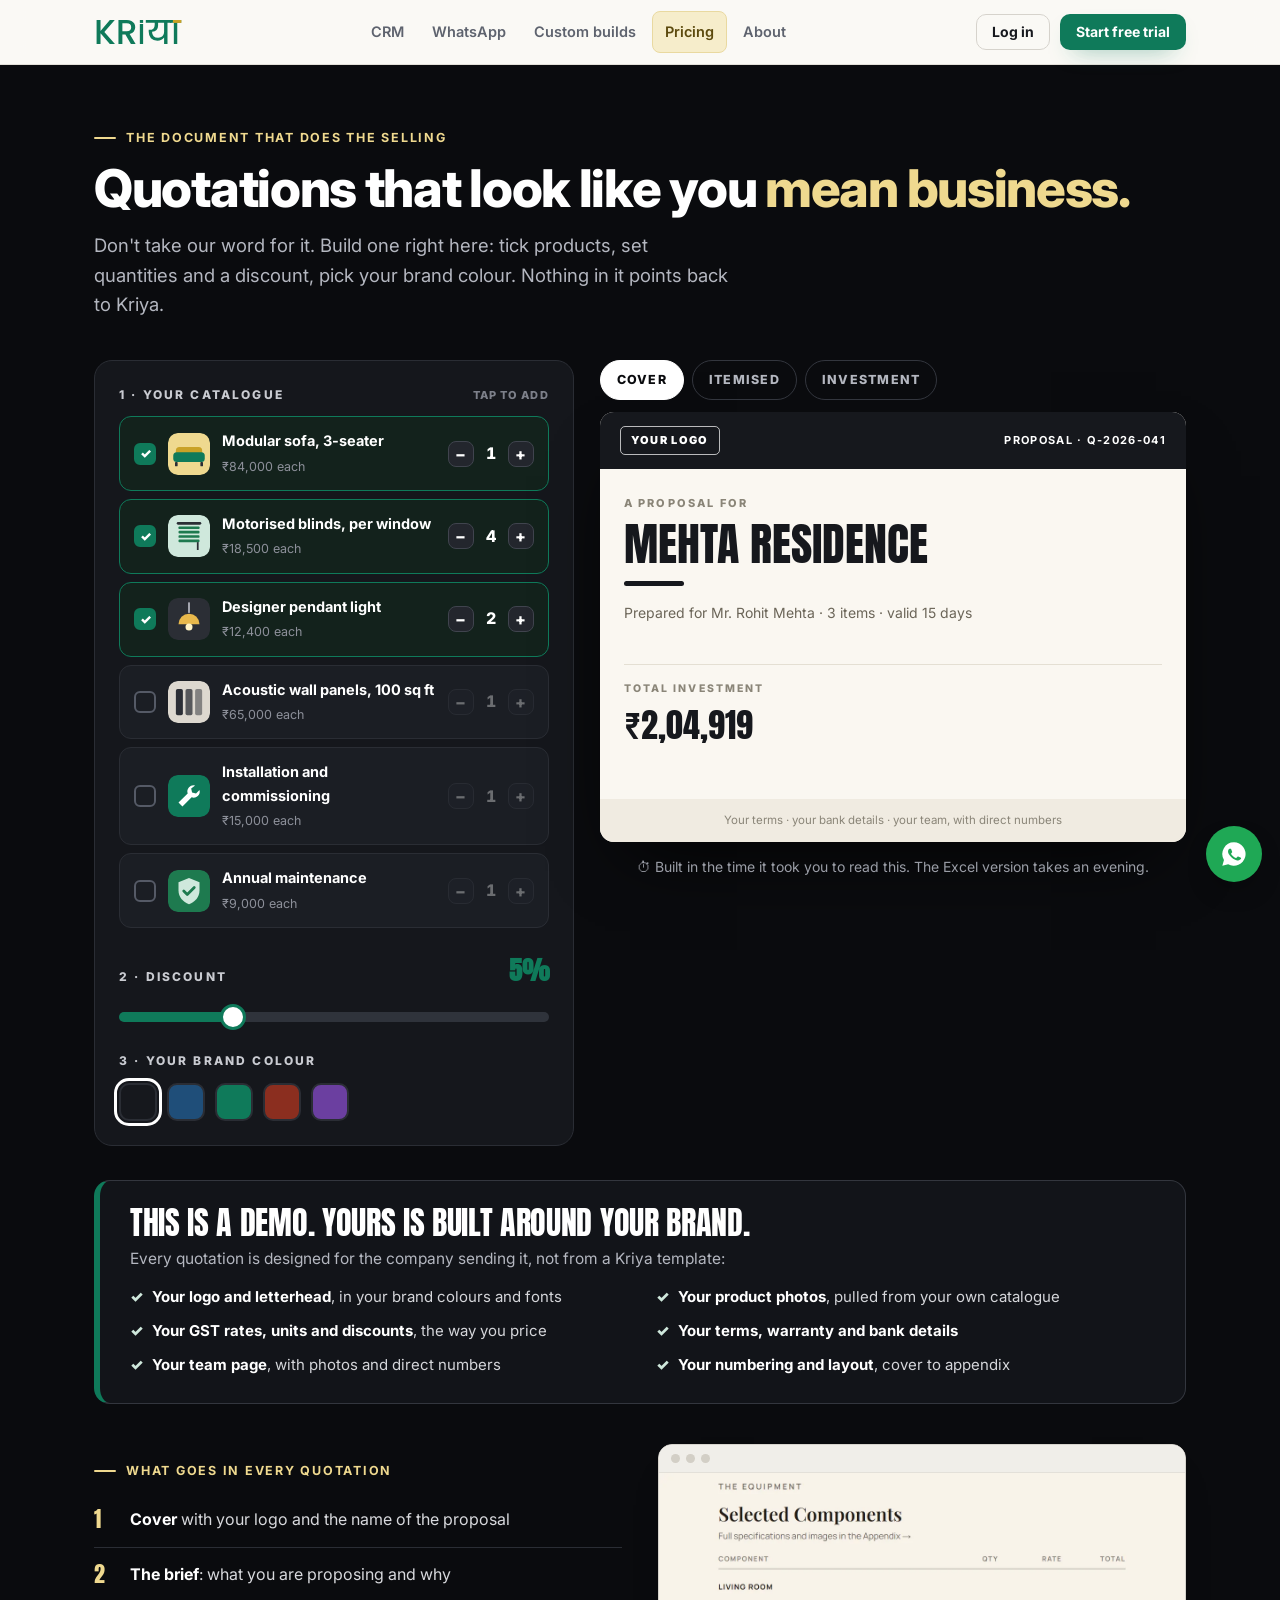
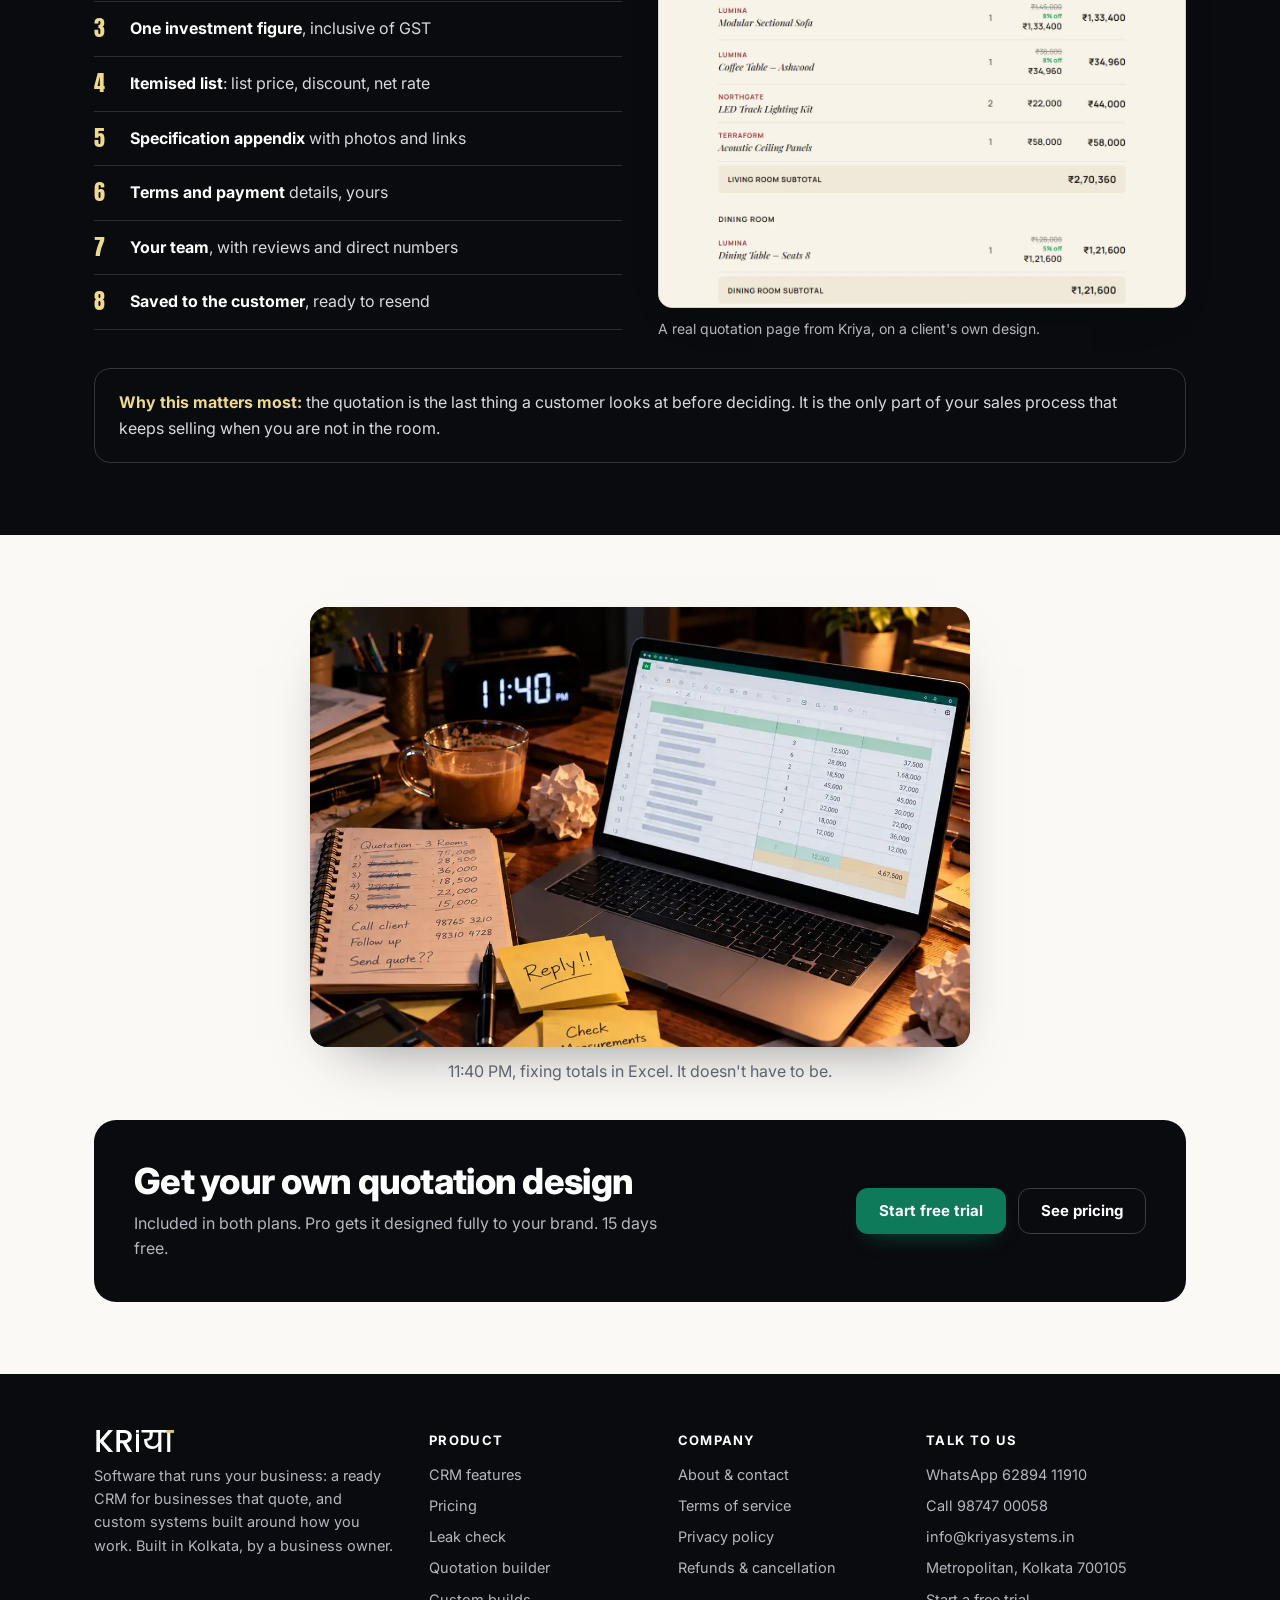
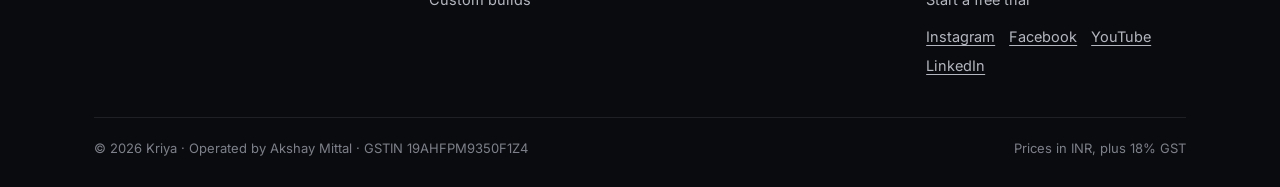
<file: quotation-builder.html>
<!doctype html>
<html lang="en">
<head>
<meta charset="utf-8">
<meta name="viewport" content="width=device-width,initial-scale=1">
<title>Quotation builder · Kriya</title>
<meta name="description" content="Build a branded quotation right here: tick products, set quantities and a discount, pick your brand colour. Kriya turns your catalogue into multi-page proposals with GST worked out.">
<meta property="og:title" content="Quotation builder · Kriya">
<meta property="og:description" content="Build a branded quotation right here: tick products, set quantities and a discount, pick your brand colour. Kriya turns your catalogue into multi-page proposals with GST worked out.">
<meta property="og:type" content="website">
<meta name="theme-color" content="#0A0B0E">
<link rel="icon" href="media/favicon.svg?v=2" type="image/svg+xml"><link rel="alternate icon" href="favicon.ico?v=2" sizes="48x48"><link rel="apple-touch-icon" href="media/apple-touch-icon.png?v=2">
<link rel="preconnect" href="https://fonts.googleapis.com"><link rel="preconnect" href="https://fonts.gstatic.com" crossorigin>
<link href="https://fonts.googleapis.com/css2?family=Anton&family=Inter:wght@400;500;600;700;800&display=swap" rel="stylesheet">
<link rel="stylesheet" href="css/site.css?v=1793726427"><link rel="stylesheet" href="css/interact.css?v=1793726427"><link rel="stylesheet" href="css/tools.css?v=1793726427">

<script>!function(f,b,e,v,n,t,s){if(f.fbq)return;n=f.fbq=function(){n.callMethod?n.callMethod.apply(n,arguments):n.queue.push(arguments)};if(!f._fbq)f._fbq=n;n.push=n;n.loaded=!0;n.version='2.0';n.queue=[];t=b.createElement(e);t.async=!0;t.src=v;s=b.getElementsByTagName(e)[0];s.parentNode.insertBefore(t,s)}(window,document,'script','https://connect.facebook.net/en_US/fbevents.js');fbq('init','2253510351856304');fbq('track','PageView');</script>
<noscript><img height="1" width="1" style="display:none" alt="" src="https://www.facebook.com/tr?id=2253510351856304&ev=PageView&noscript=1"></noscript>
</head>
<body><header class="hdr"><div class="wrap">
  <a class="brand" href="index.html" aria-label="Kriya home"><svg xmlns="http://www.w3.org/2000/svg" viewBox="0 0 2709 740" width="2709" height="740"><path d="M487.6546762589928 740.0 201.23741007194246 408.86330935251794V740.0H79.85611510791367V0.0H201.23741007194246V337.5251798561151L488.7194244604317 0.0H640.9784172661871L319.42446043165467 370.53237410071944L646.3021582733813 740.0Z" fill="#0F7A5A"/><path d="M1138.2158273381297 740.0 967.8561151079136 444.0H875.2230215827338V740.0H753.841726618705V0.0H1009.3812949640288Q1094.5611510791368 0.0 1153.6546762589928 29.81294964028774Q1212.7482014388488 59.62589928057548 1242.0287769784172 109.66906474820138Q1271.3093525179856 159.71223021582728 1271.3093525179856 221.4676258992805Q1271.3093525179856 293.8705035971223 1229.2517985611512 352.9640287769784Q1187.1942446043167 412.0575539568345 1099.884892086331 433.3525179856115L1283.021582733813 740.0ZM875.2230215827338 347.1079136690647H1009.3812949640288Q1077.525179856115 347.1079136690647 1112.1294964028775 313.03597122302153Q1146.7338129496402 278.9640287769784 1146.7338129496402 221.4676258992805Q1146.7338129496402 163.97122302158266 1112.6618705035971 131.4964028776978Q1078.589928057554 99.02158273381292 1009.3812949640288 99.02158273381292H875.2230215827338Z" fill="#0F7A5A"/><path d="M1514.423021582734 124.0V740.0H1413.381294964029V124.0Z" fill="#0F7A5A"/><path d="M2387.897841726619 88H2265.897841726619V740H2160.897841726619V540Q2130.897841726619 584 2077.897841726619 610.5Q2024.897841726619 637 1951.897841726619 637Q1824.897841726619 637 1755.397841726619 561.0Q1685.897841726619 485 1685.897841726619 355Q1685.897841726619 329 1688.897841726619 304H1701.897841726619Q1787.897841726619 304 1829.897841726619 267.5Q1871.897841726619 231 1871.897841726619 150V88H1596.897841726619V0H2387.897841726619ZM2160.897841726619 88H1975.897841726619V168Q1975.897841726619 350 1788.897841726619 361V365Q1788.897841726619 449 1837.897841726619 499.0Q1886.897841726619 549 1973.897841726619 549Q2026.897841726619 549 2069.897841726619 526.0Q2112.897841726619 503 2136.897841726619 462.0Q2160.897841726619 421 2160.897841726619 369Z" fill="#0F7A5A"/><path d="M2461.897841726619 740V88H2339.897841726619V0H2688.897841726619V88H2566.897841726619V740Z" fill="#0F7A5A"/><rect x="2432.9" y="0" width="260.0" height="90" fill="#C9A227"/><rect x="1413.4" y="0.0" width="101.0" height="90" fill="#0F7A5A"/></svg></a>
  <nav class="nav" aria-label="Main"><a href="features.html" class="">CRM</a><a href="whatsapp.html" class="">WhatsApp</a><a href="custom.html" class="">Custom builds</a><a href="pricing.html" class="nav-price ">Pricing</a><a href="about.html" class="">About</a><a class="nav-login" href="https://app.kriyasystems.in/">Log in</a></nav>
  <div class="hdr-cta"><a class="btn btn-gold btn-sm hdr-price" href="pricing.html">Pricing</a><a class="btn btn-line btn-sm hdr-login" href="https://app.kriyasystems.in/">Log in</a><a class="btn btn-red btn-sm" href="start.html">Start free trial</a>
  <button class="menu-btn" type="button" aria-label="Menu" aria-expanded="false"><span></span></button></div>
</div></header>
<main><section class="bg-dark" style="padding-top:56px">
  <div class="wrap">
    <div class="sec-head rv" style="margin-bottom:0">
      <div class="eyebrow">The document that does the selling</div>
      <h1 style="color:#fff">Quotations that look like you <em>mean business.</em></h1>
      <p class="lead">Don't take our word for it. Build one right here: tick products, set quantities and a discount, pick your brand colour. Nothing in it points back to Kriya.</p>
    </div>

    <div class="qb rv" id="qb">
      <div class="qb-panel">
        <div class="qb-h"><span>1 · Your catalogue</span><small>Tap to add</small></div>
        <div class="qb-items" id="qbItems"></div>
        <div class="qb-h" style="margin-top:22px"><span>2 · Discount</span><output id="qbDiscO">5%</output></div>
        <input type="range" id="qbDisc" min="0" max="20" step="1" value="5" aria-label="Discount percent">
        <div class="qb-h" style="margin-top:22px"><span>3 · Your brand colour</span></div>
        <div class="qb-sw" id="qbSw">
          <button type="button" class="on" style="--c:#16181D" aria-label="Charcoal"></button>
          <button type="button" style="--c:#1F4E79" aria-label="Navy"></button>
          <button type="button" style="--c:#0F7A5A" aria-label="Green"></button>
          <button type="button" style="--c:#8B2E1F" aria-label="Maroon"></button>
          <button type="button" style="--c:#6B3FA0" aria-label="Purple"></button>
        </div>
      </div>

      <div class="qb-doc" id="qbDoc" style="--brand:#16181D">
        <div class="qb-tabs" role="tablist">
          <button type="button" class="on" data-p="cover">Cover</button>
          <button type="button" data-p="items">Itemised</button>
          <button type="button" data-p="total">Investment</button>
        </div>
        <div class="qb-paper">
          <div class="qb-band"><span class="qb-logo">YOUR LOGO</span><span>Proposal · Q-2026-041</span></div>
          <div class="qb-page on" data-p="cover">
            <div class="qb-cover-kick">A proposal for</div>
            <div class="qb-cover-t">Mehta Residence</div>
            <div class="qb-cover-line"></div>
            <p class="qb-cover-p">Prepared for Mr. Rohit Mehta · <span id="qbCount">3 items</span> · valid 15 days</p>
            <div class="qb-cover-total"><small>Total investment</small><b id="qbCoverTotal">₹0</b></div>
          </div>
          <div class="qb-page" data-p="items">
            <div class="qb-row qb-rh"><span>Item</span><span>List</span><span>Net</span></div>
            <div id="qbRows"></div>
            <div class="qb-sum"><span>Subtotal</span><b id="qbSub">₹0</b></div>
            <div class="qb-sum"><span>GST 18%</span><b id="qbGst">₹0</b></div>
          </div>
          <div class="qb-page" data-p="total">
            <small class="qb-tl">Total investment</small>
            <div class="qb-big" id="qbTotal">₹0</div>
            <small class="qb-tl">Inclusive of GST</small>
            <p class="qb-save" id="qbSave"></p>
          </div>
          <div class="qb-foot">Your terms · your bank details · your team, with direct numbers</div>
        </div>
        <p class="qb-time">⏱ Built in the time it took you to read this. The Excel version takes an evening.</p>
      </div>
    </div>

    <div class="custom rv">
      <h3>This is a demo. Yours is built around your brand.</h3>
      <p>Every quotation is designed for the company sending it, not from a Kriya template:</p>
      <ul>
        <li><b>Your logo and letterhead</b>, in your brand colours and fonts</li>
        <li><b>Your product photos</b>, pulled from your own catalogue</li>
        <li><b>Your GST rates, units and discounts</b>, the way you price</li>
        <li><b>Your terms, warranty and bank details</b></li>
        <li><b>Your team page</b>, with photos and direct numbers</li>
        <li><b>Your numbering and layout</b>, cover to appendix</li>
      </ul>
    </div>

    <div class="grid g2" style="gap:36px;align-items:center">
      <div class="rv">
        <div class="eyebrow">What goes in every quotation</div>
        <div class="q-list" style="grid-template-columns:1fr">
          <div><span>1</span><span><b>Cover</b> with your logo and the name of the proposal</span></div>
          <div><span>2</span><span><b>The brief</b>: what you are proposing and why</span></div>
          <div><span>3</span><span><b>One investment figure</b>, inclusive of GST</span></div>
          <div><span>4</span><span><b>Itemised list</b>: list price, discount, net rate</span></div>
          <div><span>5</span><span><b>Specification appendix</b> with photos and links</span></div>
          <div><span>6</span><span><b>Terms and payment</b> details, yours</span></div>
          <div><span>7</span><span><b>Your team</b>, with reviews and direct numbers</span></div>
          <div><span>8</span><span><b>Saved to the customer</b>, ready to resend</span></div>
        </div>
      </div>
      <div class="rv d1">
        <div class="shot tilt"><div class="shot-bar"><i></i><i></i><i></i></div><img src="media/shot-quotation.webp" alt="The itemised page of a real Kriya quotation, with room-wise components, discounts and subtotals" loading="lazy"></div>
        <p class="muted small" style="margin-top:10px;color:var(--lgrey)">A real quotation page from Kriya, on a client's own design.</p>
      </div>
    </div>

    <div class="q-why rv"><b>Why this matters most:</b> the quotation is the last thing a customer looks at before deciding. It is the only part of your sales process that keeps selling when you are not in the room.</div>
  </div>
</section>

<section>
  <div class="wrap">
    <figure class="scene rv" style="margin-top:0"><img src="media/scene-late-quote.webp" alt="A desk at 11:40 PM with a laptop spreadsheet quotation, cold tea and handwritten figures" width="1200" height="800" loading="lazy" decoding="async"></figure>
    <p class="center muted rv" style="margin-top:12px">11:40 PM, fixing totals in Excel. It doesn't have to be.</p>
    <div class="cta-band rv" style="margin-top:36px">
      <div><h2>Get your own quotation design</h2><p>Included in both plans. Pro gets it designed fully to your brand. 15 days free.</p></div>
      <div class="btn-row" style="margin-top:0"><a class="btn btn-red" href="start.html">Start free trial</a><a class="btn btn-ghost" href="pricing.html">See pricing</a></div>
    </div>
  </div>
</section>
</main>
<footer class="ftr"><div class="wrap">
  <div class="ftr-grid">
    <div><a class="brand" href="index.html" aria-label="Kriya"><svg xmlns="http://www.w3.org/2000/svg" viewBox="0 0 2709 740" width="2709" height="740"><path d="M487.6546762589928 740.0 201.23741007194246 408.86330935251794V740.0H79.85611510791367V0.0H201.23741007194246V337.5251798561151L488.7194244604317 0.0H640.9784172661871L319.42446043165467 370.53237410071944L646.3021582733813 740.0Z" fill="#FFFFFF"/><path d="M1138.2158273381297 740.0 967.8561151079136 444.0H875.2230215827338V740.0H753.841726618705V0.0H1009.3812949640288Q1094.5611510791368 0.0 1153.6546762589928 29.81294964028774Q1212.7482014388488 59.62589928057548 1242.0287769784172 109.66906474820138Q1271.3093525179856 159.71223021582728 1271.3093525179856 221.4676258992805Q1271.3093525179856 293.8705035971223 1229.2517985611512 352.9640287769784Q1187.1942446043167 412.0575539568345 1099.884892086331 433.3525179856115L1283.021582733813 740.0ZM875.2230215827338 347.1079136690647H1009.3812949640288Q1077.525179856115 347.1079136690647 1112.1294964028775 313.03597122302153Q1146.7338129496402 278.9640287769784 1146.7338129496402 221.4676258992805Q1146.7338129496402 163.97122302158266 1112.6618705035971 131.4964028776978Q1078.589928057554 99.02158273381292 1009.3812949640288 99.02158273381292H875.2230215827338Z" fill="#FFFFFF"/><path d="M1514.423021582734 124.0V740.0H1413.381294964029V124.0Z" fill="#FFFFFF"/><path d="M2387.897841726619 88H2265.897841726619V740H2160.897841726619V540Q2130.897841726619 584 2077.897841726619 610.5Q2024.897841726619 637 1951.897841726619 637Q1824.897841726619 637 1755.397841726619 561.0Q1685.897841726619 485 1685.897841726619 355Q1685.897841726619 329 1688.897841726619 304H1701.897841726619Q1787.897841726619 304 1829.897841726619 267.5Q1871.897841726619 231 1871.897841726619 150V88H1596.897841726619V0H2387.897841726619ZM2160.897841726619 88H1975.897841726619V168Q1975.897841726619 350 1788.897841726619 361V365Q1788.897841726619 449 1837.897841726619 499.0Q1886.897841726619 549 1973.897841726619 549Q2026.897841726619 549 2069.897841726619 526.0Q2112.897841726619 503 2136.897841726619 462.0Q2160.897841726619 421 2160.897841726619 369Z" fill="#FFFFFF"/><path d="M2461.897841726619 740V88H2339.897841726619V0H2688.897841726619V88H2566.897841726619V740Z" fill="#FFFFFF"/><rect x="2432.9" y="0" width="260.0" height="90" fill="#E6C45A"/><rect x="1413.4" y="0.0" width="101.0" height="90" fill="#FFFFFF"/></svg></a>
      <p>Software that runs your business: a ready CRM for businesses that quote, and custom systems built around how you work. Built in Kolkata, by a business owner.</p></div>
    <div><h4>Product</h4><ul><li><a href="features.html">CRM features</a></li><li><a href="pricing.html">Pricing</a></li><li><a href="leak-check.html">Leak check</a></li><li><a href="quotation-builder.html">Quotation builder</a></li><li><a href="custom.html">Custom builds</a></li></ul></div>
    <div><h4>Company</h4><ul><li><a href="about.html">About &amp; contact</a></li><li><a href="terms.html">Terms of service</a></li><li><a href="privacy.html">Privacy policy</a></li><li><a href="refunds.html">Refunds &amp; cancellation</a></li></ul></div>
    <div><h4>Talk to us</h4><ul><li><a href="https://wa.me/916289411910?text=Hi%20Akshay%2C%20I%20saw%20Kriya.%20Quick%20question." target="_blank" rel="noopener">WhatsApp 62894 11910</a></li><li><a href="tel:+919874700058">Call 98747 00058</a></li><li><a href="mailto:info@kriyasystems.in">info@kriyasystems.in</a></li><li><a href="https://maps.app.goo.gl/K7Q7RPpEMNNqTarj6" target="_blank" rel="noopener">Metropolitan, Kolkata 700105</a></li><li><a href="start.html">Start a free trial</a></li></ul>
      <div class="ftr-soc"><a href="https://www.instagram.com/kriya.systems/" target="_blank" rel="noopener">Instagram</a><a href="https://www.facebook.com/kriya.systems/" target="_blank" rel="noopener">Facebook</a><a href="https://www.youtube.com/@KriyaSystems" target="_blank" rel="noopener">YouTube</a><a href="https://www.linkedin.com/in/akshay-mittal-7527051a2/" target="_blank" rel="noopener">LinkedIn</a></div></div>
  </div>
  <div class="ftr-bot"><span>© 2026 Kriya · Operated by Akshay Mittal · GSTIN 19AHFPM9350F1Z4</span><span>Prices in INR, plus 18% GST</span></div>
</div></footer>
<a class="wa-float" href="https://wa.me/916289411910?text=Hi%20Akshay%2C%20I%20saw%20Kriya.%20Quick%20question." target="_blank" rel="noopener" aria-label="Chat on WhatsApp"><svg viewBox="0 0 24 24" fill="currentColor" aria-hidden="true"><path d="M12 2a10 10 0 0 0-8.6 15.1L2 22l5-1.3A10 10 0 1 0 12 2zm5.5 14.2c-.2.6-1.3 1.2-1.8 1.3-.5.1-1 .1-1.6-.1-.4-.1-.9-.3-1.5-.6-2.7-1.2-4.4-3.9-4.6-4.1-.1-.2-1.1-1.4-1.1-2.7s.7-1.9.9-2.2c.2-.3.5-.3.7-.3h.5c.2 0 .4 0 .6.5l.8 2c.1.2.1.4 0 .5l-.3.5-.4.4c-.1.1-.3.3-.1.6.2.3.7 1.2 1.6 2 1.1 1 2 1.3 2.3 1.4.3.1.5.1.6-.1l.9-1c.2-.3.4-.2.6-.1l1.9.9c.3.1.5.2.5.3.1.1.1.7-.1 1.3z"/></svg></a>
<script src="js/qb.js?v=1793726427" defer></script><script src="js/interact.js?v=1793726427" defer></script><script src="js/site.js?v=1793726427" defer></script>
</body>
</html>
</file>
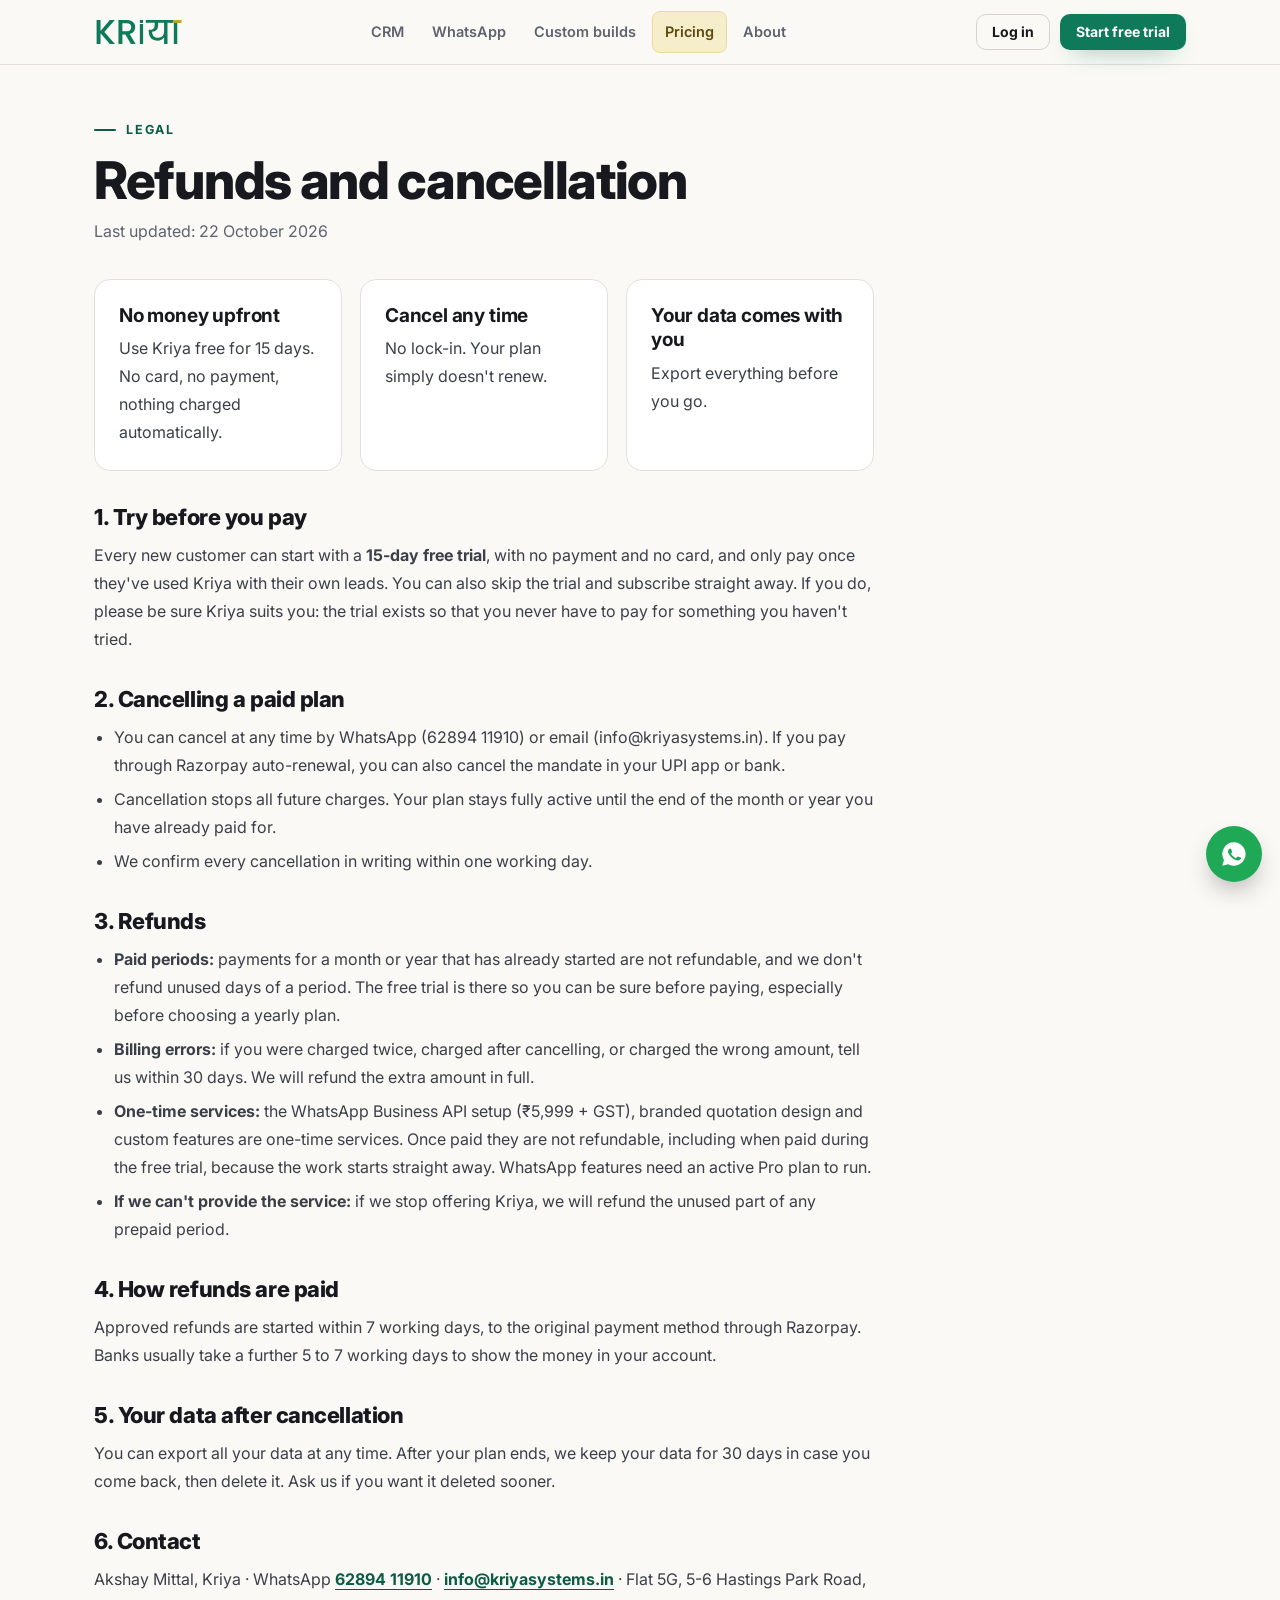
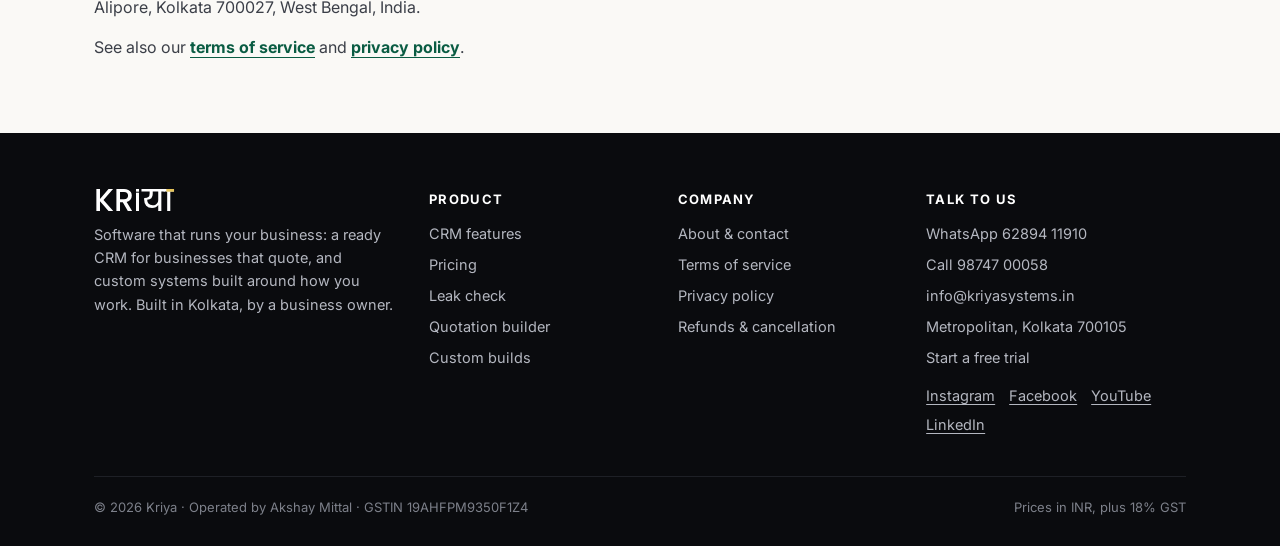
<file: refunds.html>
<!doctype html>
<html lang="en">
<head>
<meta charset="utf-8">
<meta name="viewport" content="width=device-width,initial-scale=1">
<title>Refunds and cancellation · Kriya</title>
<meta name="description" content="Kriya's refund and cancellation policy: a free 15-day trial with no payment upfront, cancel any time, and how refunds work for billing errors.">
<meta property="og:title" content="Refunds and cancellation · Kriya">
<meta property="og:description" content="Kriya's refund and cancellation policy: a free 15-day trial with no payment upfront, cancel any time, and how refunds work for billing errors.">
<meta property="og:type" content="website">
<meta name="theme-color" content="#0A0B0E">
<link rel="icon" href="media/favicon.svg?v=2" type="image/svg+xml"><link rel="alternate icon" href="favicon.ico?v=2" sizes="48x48"><link rel="apple-touch-icon" href="media/apple-touch-icon.png?v=2">
<link rel="preconnect" href="https://fonts.googleapis.com"><link rel="preconnect" href="https://fonts.gstatic.com" crossorigin>
<link href="https://fonts.googleapis.com/css2?family=Anton&family=Inter:wght@400;500;600;700;800&display=swap" rel="stylesheet">
<link rel="stylesheet" href="css/site.css?v=1793726427"><link rel="stylesheet" href="css/interact.css?v=1793726427">

<script>!function(f,b,e,v,n,t,s){if(f.fbq)return;n=f.fbq=function(){n.callMethod?n.callMethod.apply(n,arguments):n.queue.push(arguments)};if(!f._fbq)f._fbq=n;n.push=n;n.loaded=!0;n.version='2.0';n.queue=[];t=b.createElement(e);t.async=!0;t.src=v;s=b.getElementsByTagName(e)[0];s.parentNode.insertBefore(t,s)}(window,document,'script','https://connect.facebook.net/en_US/fbevents.js');fbq('init','2253510351856304');fbq('track','PageView');</script>
<noscript><img height="1" width="1" style="display:none" alt="" src="https://www.facebook.com/tr?id=2253510351856304&ev=PageView&noscript=1"></noscript>
</head>
<body><header class="hdr"><div class="wrap">
  <a class="brand" href="index.html" aria-label="Kriya home"><svg xmlns="http://www.w3.org/2000/svg" viewBox="0 0 2709 740" width="2709" height="740"><path d="M487.6546762589928 740.0 201.23741007194246 408.86330935251794V740.0H79.85611510791367V0.0H201.23741007194246V337.5251798561151L488.7194244604317 0.0H640.9784172661871L319.42446043165467 370.53237410071944L646.3021582733813 740.0Z" fill="#0F7A5A"/><path d="M1138.2158273381297 740.0 967.8561151079136 444.0H875.2230215827338V740.0H753.841726618705V0.0H1009.3812949640288Q1094.5611510791368 0.0 1153.6546762589928 29.81294964028774Q1212.7482014388488 59.62589928057548 1242.0287769784172 109.66906474820138Q1271.3093525179856 159.71223021582728 1271.3093525179856 221.4676258992805Q1271.3093525179856 293.8705035971223 1229.2517985611512 352.9640287769784Q1187.1942446043167 412.0575539568345 1099.884892086331 433.3525179856115L1283.021582733813 740.0ZM875.2230215827338 347.1079136690647H1009.3812949640288Q1077.525179856115 347.1079136690647 1112.1294964028775 313.03597122302153Q1146.7338129496402 278.9640287769784 1146.7338129496402 221.4676258992805Q1146.7338129496402 163.97122302158266 1112.6618705035971 131.4964028776978Q1078.589928057554 99.02158273381292 1009.3812949640288 99.02158273381292H875.2230215827338Z" fill="#0F7A5A"/><path d="M1514.423021582734 124.0V740.0H1413.381294964029V124.0Z" fill="#0F7A5A"/><path d="M2387.897841726619 88H2265.897841726619V740H2160.897841726619V540Q2130.897841726619 584 2077.897841726619 610.5Q2024.897841726619 637 1951.897841726619 637Q1824.897841726619 637 1755.397841726619 561.0Q1685.897841726619 485 1685.897841726619 355Q1685.897841726619 329 1688.897841726619 304H1701.897841726619Q1787.897841726619 304 1829.897841726619 267.5Q1871.897841726619 231 1871.897841726619 150V88H1596.897841726619V0H2387.897841726619ZM2160.897841726619 88H1975.897841726619V168Q1975.897841726619 350 1788.897841726619 361V365Q1788.897841726619 449 1837.897841726619 499.0Q1886.897841726619 549 1973.897841726619 549Q2026.897841726619 549 2069.897841726619 526.0Q2112.897841726619 503 2136.897841726619 462.0Q2160.897841726619 421 2160.897841726619 369Z" fill="#0F7A5A"/><path d="M2461.897841726619 740V88H2339.897841726619V0H2688.897841726619V88H2566.897841726619V740Z" fill="#0F7A5A"/><rect x="2432.9" y="0" width="260.0" height="90" fill="#C9A227"/><rect x="1413.4" y="0.0" width="101.0" height="90" fill="#0F7A5A"/></svg></a>
  <nav class="nav" aria-label="Main"><a href="features.html" class="">CRM</a><a href="whatsapp.html" class="">WhatsApp</a><a href="custom.html" class="">Custom builds</a><a href="pricing.html" class="nav-price ">Pricing</a><a href="about.html" class="">About</a><a class="nav-login" href="https://app.kriyasystems.in/">Log in</a></nav>
  <div class="hdr-cta"><a class="btn btn-gold btn-sm hdr-price" href="pricing.html">Pricing</a><a class="btn btn-line btn-sm hdr-login" href="https://app.kriyasystems.in/">Log in</a><a class="btn btn-red btn-sm" href="start.html">Start free trial</a>
  <button class="menu-btn" type="button" aria-label="Menu" aria-expanded="false"><span></span></button></div>
</div></header>
<main><section class="phead">
  <div class="wrap">
    <div class="eyebrow">Legal</div>
    <h1>Refunds and cancellation</h1>
    <p class="meta muted" style="margin-top:10px">Last updated: 22 October 2026</p>
  </div>
</section>

<section style="padding-top:20px">
  <div class="wrap">
    <div class="prose">
      <div class="grid g3" style="margin:6px 0 10px">
        <div class="card"><h3>No money upfront</h3><p>Use Kriya free for 15 days. No card, no payment, nothing charged automatically.</p></div>
        <div class="card"><h3>Cancel any time</h3><p>No lock-in. Your plan simply doesn't renew.</p></div>
        <div class="card"><h3>Your data comes with you</h3><p>Export everything before you go.</p></div>
      </div>

      <h2>1. Try before you pay</h2>
      <p>Every new customer can start with a <b>15-day free trial</b>, with no payment and no card, and only pay once they've used Kriya with their own leads. You can also skip the trial and subscribe straight away. If you do, please be sure Kriya suits you: the trial exists so that you never have to pay for something you haven't tried.</p>

      <h2>2. Cancelling a paid plan</h2>
      <ul>
        <li>You can cancel at any time by WhatsApp (62894 11910) or email (info@kriyasystems.in). If you pay through Razorpay auto-renewal, you can also cancel the mandate in your UPI app or bank.</li>
        <li>Cancellation stops all future charges. Your plan stays fully active until the end of the month or year you have already paid for.</li>
        <li>We confirm every cancellation in writing within one working day.</li>
      </ul>

      <h2>3. Refunds</h2>
      <ul>
        <li><b>Paid periods:</b> payments for a month or year that has already started are not refundable, and we don't refund unused days of a period. The free trial is there so you can be sure before paying, especially before choosing a yearly plan.</li>
        <li><b>Billing errors:</b> if you were charged twice, charged after cancelling, or charged the wrong amount, tell us within 30 days. We will refund the extra amount in full.</li>
        <li><b>One-time services:</b> the WhatsApp Business API setup (₹5,999 + GST), branded quotation design and custom features are one-time services. Once paid they are not refundable, including when paid during the free trial, because the work starts straight away. WhatsApp features need an active Pro plan to run.</li>
        <li><b>If we can't provide the service:</b> if we stop offering Kriya, we will refund the unused part of any prepaid period.</li>
      </ul>

      <h2>4. How refunds are paid</h2>
      <p>Approved refunds are started within 7 working days, to the original payment method through Razorpay. Banks usually take a further 5 to 7 working days to show the money in your account.</p>

      <h2>5. Your data after cancellation</h2>
      <p>You can export all your data at any time. After your plan ends, we keep your data for 30 days in case you come back, then delete it. Ask us if you want it deleted sooner.</p>

      <h2>6. Contact</h2>
      <p>Akshay Mittal, Kriya · WhatsApp <a class="txt-link" href="https://wa.me/916289411910?text=Hi%20Akshay%2C%20I%20saw%20Kriya.%20Quick%20question." target="_blank" rel="noopener">62894 11910</a> · <a class="txt-link" href="mailto:info@kriyasystems.in">info@kriyasystems.in</a> · Flat 5G, 5-6 Hastings Park Road, Alipore, Kolkata 700027, West Bengal, India.</p>
      <p>See also our <a class="txt-link" href="terms.html">terms of service</a> and <a class="txt-link" href="privacy.html">privacy policy</a>.</p>
    </div>
  </div>
</section>
</main>
<footer class="ftr"><div class="wrap">
  <div class="ftr-grid">
    <div><a class="brand" href="index.html" aria-label="Kriya"><svg xmlns="http://www.w3.org/2000/svg" viewBox="0 0 2709 740" width="2709" height="740"><path d="M487.6546762589928 740.0 201.23741007194246 408.86330935251794V740.0H79.85611510791367V0.0H201.23741007194246V337.5251798561151L488.7194244604317 0.0H640.9784172661871L319.42446043165467 370.53237410071944L646.3021582733813 740.0Z" fill="#FFFFFF"/><path d="M1138.2158273381297 740.0 967.8561151079136 444.0H875.2230215827338V740.0H753.841726618705V0.0H1009.3812949640288Q1094.5611510791368 0.0 1153.6546762589928 29.81294964028774Q1212.7482014388488 59.62589928057548 1242.0287769784172 109.66906474820138Q1271.3093525179856 159.71223021582728 1271.3093525179856 221.4676258992805Q1271.3093525179856 293.8705035971223 1229.2517985611512 352.9640287769784Q1187.1942446043167 412.0575539568345 1099.884892086331 433.3525179856115L1283.021582733813 740.0ZM875.2230215827338 347.1079136690647H1009.3812949640288Q1077.525179856115 347.1079136690647 1112.1294964028775 313.03597122302153Q1146.7338129496402 278.9640287769784 1146.7338129496402 221.4676258992805Q1146.7338129496402 163.97122302158266 1112.6618705035971 131.4964028776978Q1078.589928057554 99.02158273381292 1009.3812949640288 99.02158273381292H875.2230215827338Z" fill="#FFFFFF"/><path d="M1514.423021582734 124.0V740.0H1413.381294964029V124.0Z" fill="#FFFFFF"/><path d="M2387.897841726619 88H2265.897841726619V740H2160.897841726619V540Q2130.897841726619 584 2077.897841726619 610.5Q2024.897841726619 637 1951.897841726619 637Q1824.897841726619 637 1755.397841726619 561.0Q1685.897841726619 485 1685.897841726619 355Q1685.897841726619 329 1688.897841726619 304H1701.897841726619Q1787.897841726619 304 1829.897841726619 267.5Q1871.897841726619 231 1871.897841726619 150V88H1596.897841726619V0H2387.897841726619ZM2160.897841726619 88H1975.897841726619V168Q1975.897841726619 350 1788.897841726619 361V365Q1788.897841726619 449 1837.897841726619 499.0Q1886.897841726619 549 1973.897841726619 549Q2026.897841726619 549 2069.897841726619 526.0Q2112.897841726619 503 2136.897841726619 462.0Q2160.897841726619 421 2160.897841726619 369Z" fill="#FFFFFF"/><path d="M2461.897841726619 740V88H2339.897841726619V0H2688.897841726619V88H2566.897841726619V740Z" fill="#FFFFFF"/><rect x="2432.9" y="0" width="260.0" height="90" fill="#E6C45A"/><rect x="1413.4" y="0.0" width="101.0" height="90" fill="#FFFFFF"/></svg></a>
      <p>Software that runs your business: a ready CRM for businesses that quote, and custom systems built around how you work. Built in Kolkata, by a business owner.</p></div>
    <div><h4>Product</h4><ul><li><a href="features.html">CRM features</a></li><li><a href="pricing.html">Pricing</a></li><li><a href="leak-check.html">Leak check</a></li><li><a href="quotation-builder.html">Quotation builder</a></li><li><a href="custom.html">Custom builds</a></li></ul></div>
    <div><h4>Company</h4><ul><li><a href="about.html">About &amp; contact</a></li><li><a href="terms.html">Terms of service</a></li><li><a href="privacy.html">Privacy policy</a></li><li><a href="refunds.html">Refunds &amp; cancellation</a></li></ul></div>
    <div><h4>Talk to us</h4><ul><li><a href="https://wa.me/916289411910?text=Hi%20Akshay%2C%20I%20saw%20Kriya.%20Quick%20question." target="_blank" rel="noopener">WhatsApp 62894 11910</a></li><li><a href="tel:+919874700058">Call 98747 00058</a></li><li><a href="mailto:info@kriyasystems.in">info@kriyasystems.in</a></li><li><a href="https://maps.app.goo.gl/K7Q7RPpEMNNqTarj6" target="_blank" rel="noopener">Metropolitan, Kolkata 700105</a></li><li><a href="start.html">Start a free trial</a></li></ul>
      <div class="ftr-soc"><a href="https://www.instagram.com/kriya.systems/" target="_blank" rel="noopener">Instagram</a><a href="https://www.facebook.com/kriya.systems/" target="_blank" rel="noopener">Facebook</a><a href="https://www.youtube.com/@KriyaSystems" target="_blank" rel="noopener">YouTube</a><a href="https://www.linkedin.com/in/akshay-mittal-7527051a2/" target="_blank" rel="noopener">LinkedIn</a></div></div>
  </div>
  <div class="ftr-bot"><span>© 2026 Kriya · Operated by Akshay Mittal · GSTIN 19AHFPM9350F1Z4</span><span>Prices in INR, plus 18% GST</span></div>
</div></footer>
<a class="wa-float" href="https://wa.me/916289411910?text=Hi%20Akshay%2C%20I%20saw%20Kriya.%20Quick%20question." target="_blank" rel="noopener" aria-label="Chat on WhatsApp"><svg viewBox="0 0 24 24" fill="currentColor" aria-hidden="true"><path d="M12 2a10 10 0 0 0-8.6 15.1L2 22l5-1.3A10 10 0 1 0 12 2zm5.5 14.2c-.2.6-1.3 1.2-1.8 1.3-.5.1-1 .1-1.6-.1-.4-.1-.9-.3-1.5-.6-2.7-1.2-4.4-3.9-4.6-4.1-.1-.2-1.1-1.4-1.1-2.7s.7-1.9.9-2.2c.2-.3.5-.3.7-.3h.5c.2 0 .4 0 .6.5l.8 2c.1.2.1.4 0 .5l-.3.5-.4.4c-.1.1-.3.3-.1.6.2.3.7 1.2 1.6 2 1.1 1 2 1.3 2.3 1.4.3.1.5.1.6-.1l.9-1c.2-.3.4-.2.6-.1l1.9.9c.3.1.5.2.5.3.1.1.1.7-.1 1.3z"/></svg></a>
<script src="js/interact.js?v=1793726427" defer></script><script src="js/site.js?v=1793726427" defer></script>
</body>
</html>
</file>
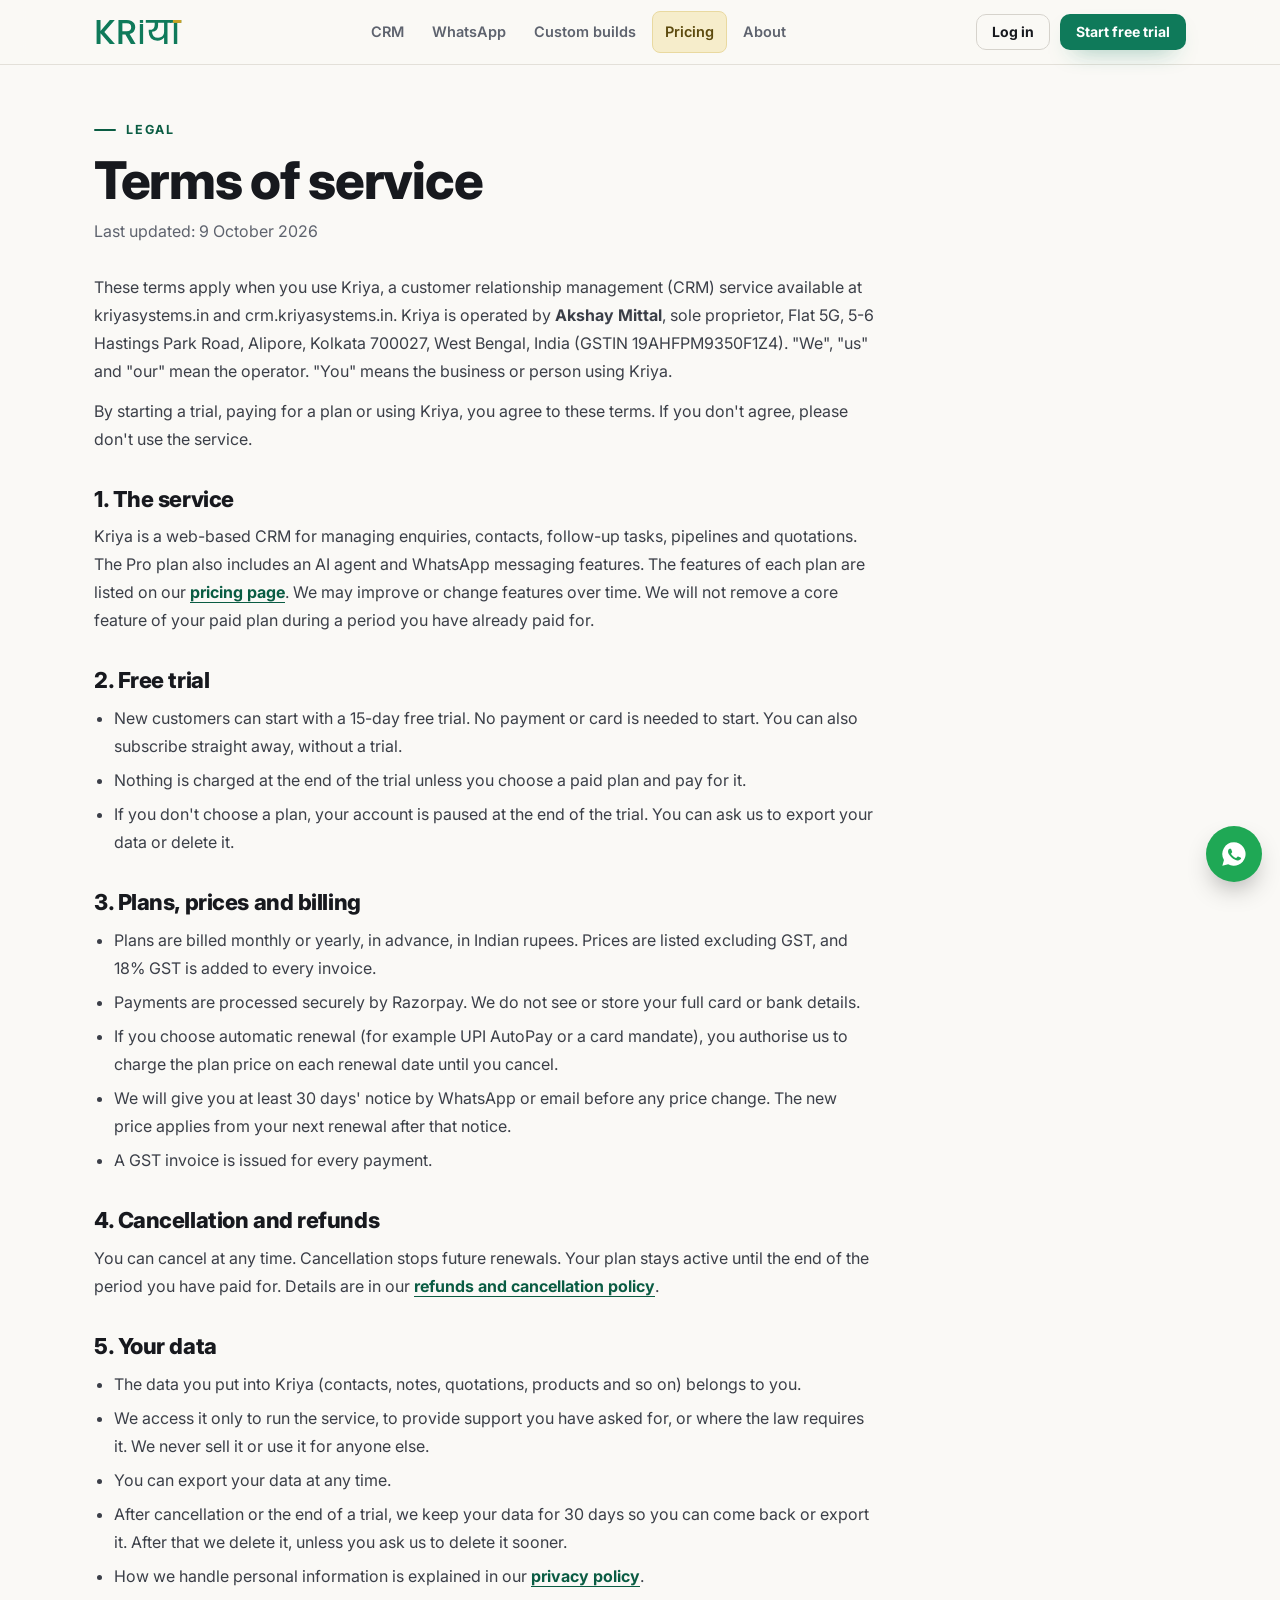
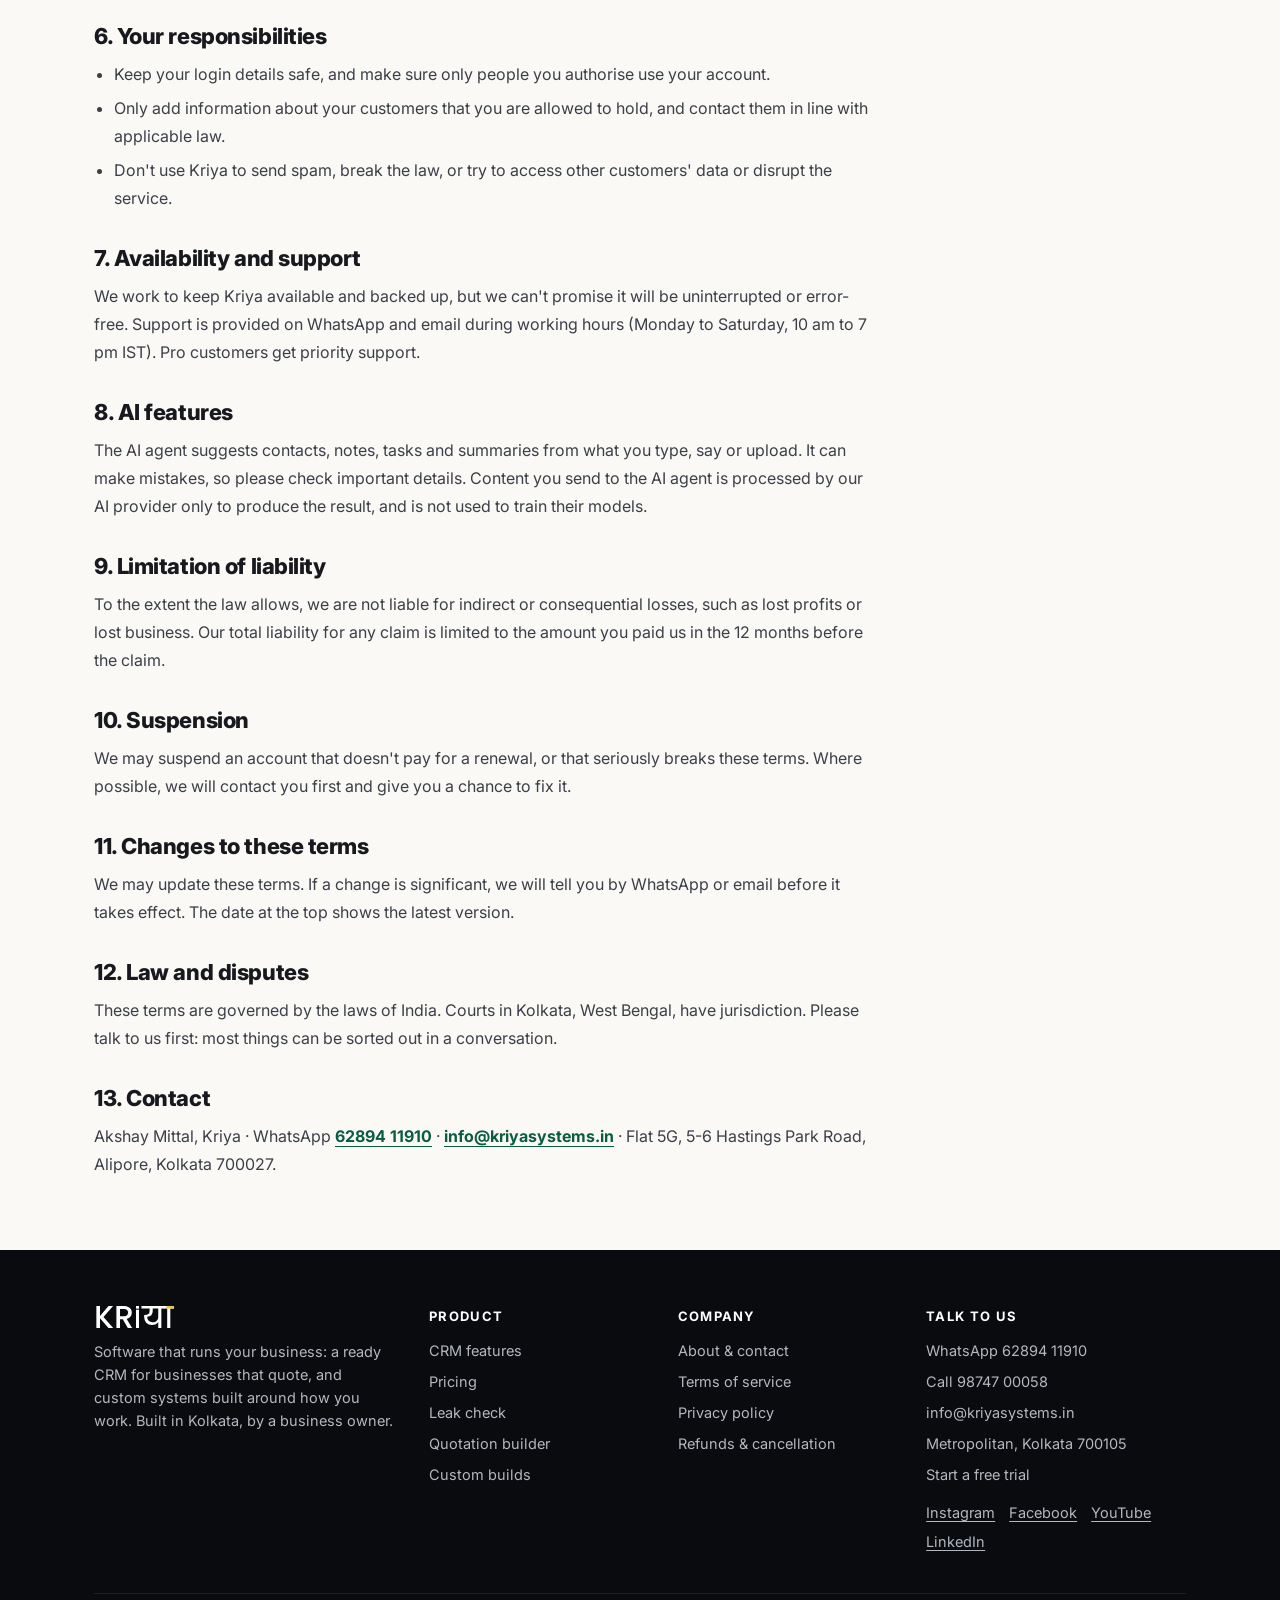
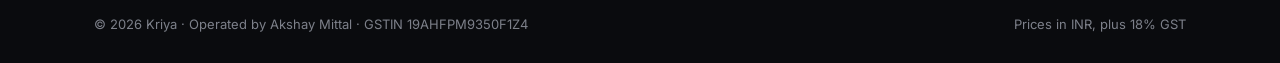
<file: terms.html>
<!doctype html>
<html lang="en">
<head>
<meta charset="utf-8">
<meta name="viewport" content="width=device-width,initial-scale=1">
<title>Terms of service · Kriya</title>
<meta name="description" content="The terms for using Kriya, the CRM operated by Akshay Mittal, Kolkata: free trial, plans, billing, your data, and cancellation.">
<meta property="og:title" content="Terms of service · Kriya">
<meta property="og:description" content="The terms for using Kriya, the CRM operated by Akshay Mittal, Kolkata: free trial, plans, billing, your data, and cancellation.">
<meta property="og:type" content="website">
<meta name="theme-color" content="#0A0B0E">
<link rel="icon" href="media/favicon.svg?v=2" type="image/svg+xml"><link rel="alternate icon" href="favicon.ico?v=2" sizes="48x48"><link rel="apple-touch-icon" href="media/apple-touch-icon.png?v=2">
<link rel="preconnect" href="https://fonts.googleapis.com"><link rel="preconnect" href="https://fonts.gstatic.com" crossorigin>
<link href="https://fonts.googleapis.com/css2?family=Anton&family=Inter:wght@400;500;600;700;800&display=swap" rel="stylesheet">
<link rel="stylesheet" href="css/site.css?v=1793726427"><link rel="stylesheet" href="css/interact.css?v=1793726427">

<script>!function(f,b,e,v,n,t,s){if(f.fbq)return;n=f.fbq=function(){n.callMethod?n.callMethod.apply(n,arguments):n.queue.push(arguments)};if(!f._fbq)f._fbq=n;n.push=n;n.loaded=!0;n.version='2.0';n.queue=[];t=b.createElement(e);t.async=!0;t.src=v;s=b.getElementsByTagName(e)[0];s.parentNode.insertBefore(t,s)}(window,document,'script','https://connect.facebook.net/en_US/fbevents.js');fbq('init','2253510351856304');fbq('track','PageView');</script>
<noscript><img height="1" width="1" style="display:none" alt="" src="https://www.facebook.com/tr?id=2253510351856304&ev=PageView&noscript=1"></noscript>
</head>
<body><header class="hdr"><div class="wrap">
  <a class="brand" href="index.html" aria-label="Kriya home"><svg xmlns="http://www.w3.org/2000/svg" viewBox="0 0 2709 740" width="2709" height="740"><path d="M487.6546762589928 740.0 201.23741007194246 408.86330935251794V740.0H79.85611510791367V0.0H201.23741007194246V337.5251798561151L488.7194244604317 0.0H640.9784172661871L319.42446043165467 370.53237410071944L646.3021582733813 740.0Z" fill="#0F7A5A"/><path d="M1138.2158273381297 740.0 967.8561151079136 444.0H875.2230215827338V740.0H753.841726618705V0.0H1009.3812949640288Q1094.5611510791368 0.0 1153.6546762589928 29.81294964028774Q1212.7482014388488 59.62589928057548 1242.0287769784172 109.66906474820138Q1271.3093525179856 159.71223021582728 1271.3093525179856 221.4676258992805Q1271.3093525179856 293.8705035971223 1229.2517985611512 352.9640287769784Q1187.1942446043167 412.0575539568345 1099.884892086331 433.3525179856115L1283.021582733813 740.0ZM875.2230215827338 347.1079136690647H1009.3812949640288Q1077.525179856115 347.1079136690647 1112.1294964028775 313.03597122302153Q1146.7338129496402 278.9640287769784 1146.7338129496402 221.4676258992805Q1146.7338129496402 163.97122302158266 1112.6618705035971 131.4964028776978Q1078.589928057554 99.02158273381292 1009.3812949640288 99.02158273381292H875.2230215827338Z" fill="#0F7A5A"/><path d="M1514.423021582734 124.0V740.0H1413.381294964029V124.0Z" fill="#0F7A5A"/><path d="M2387.897841726619 88H2265.897841726619V740H2160.897841726619V540Q2130.897841726619 584 2077.897841726619 610.5Q2024.897841726619 637 1951.897841726619 637Q1824.897841726619 637 1755.397841726619 561.0Q1685.897841726619 485 1685.897841726619 355Q1685.897841726619 329 1688.897841726619 304H1701.897841726619Q1787.897841726619 304 1829.897841726619 267.5Q1871.897841726619 231 1871.897841726619 150V88H1596.897841726619V0H2387.897841726619ZM2160.897841726619 88H1975.897841726619V168Q1975.897841726619 350 1788.897841726619 361V365Q1788.897841726619 449 1837.897841726619 499.0Q1886.897841726619 549 1973.897841726619 549Q2026.897841726619 549 2069.897841726619 526.0Q2112.897841726619 503 2136.897841726619 462.0Q2160.897841726619 421 2160.897841726619 369Z" fill="#0F7A5A"/><path d="M2461.897841726619 740V88H2339.897841726619V0H2688.897841726619V88H2566.897841726619V740Z" fill="#0F7A5A"/><rect x="2432.9" y="0" width="260.0" height="90" fill="#C9A227"/><rect x="1413.4" y="0.0" width="101.0" height="90" fill="#0F7A5A"/></svg></a>
  <nav class="nav" aria-label="Main"><a href="features.html" class="">CRM</a><a href="whatsapp.html" class="">WhatsApp</a><a href="custom.html" class="">Custom builds</a><a href="pricing.html" class="nav-price ">Pricing</a><a href="about.html" class="">About</a><a class="nav-login" href="https://app.kriyasystems.in/">Log in</a></nav>
  <div class="hdr-cta"><a class="btn btn-gold btn-sm hdr-price" href="pricing.html">Pricing</a><a class="btn btn-line btn-sm hdr-login" href="https://app.kriyasystems.in/">Log in</a><a class="btn btn-red btn-sm" href="start.html">Start free trial</a>
  <button class="menu-btn" type="button" aria-label="Menu" aria-expanded="false"><span></span></button></div>
</div></header>
<main><section class="phead">
  <div class="wrap">
    <div class="eyebrow">Legal</div>
    <h1>Terms of service</h1>
    <p class="meta muted" style="margin-top:10px">Last updated: 9 October 2026</p>
  </div>
</section>

<section style="padding-top:20px">
  <div class="wrap">
    <div class="prose">
      <p>These terms apply when you use Kriya, a customer relationship management (CRM) service available at kriyasystems.in and crm.kriyasystems.in. Kriya is operated by <b>Akshay Mittal</b>, sole proprietor, Flat 5G, 5-6 Hastings Park Road, Alipore, Kolkata 700027, West Bengal, India (GSTIN 19AHFPM9350F1Z4). "We", "us" and "our" mean the operator. "You" means the business or person using Kriya.</p>
      <p>By starting a trial, paying for a plan or using Kriya, you agree to these terms. If you don't agree, please don't use the service.</p>

      <h2>1. The service</h2>
      <p>Kriya is a web-based CRM for managing enquiries, contacts, follow-up tasks, pipelines and quotations. The Pro plan also includes an AI agent and WhatsApp messaging features. The features of each plan are listed on our <a class="txt-link" href="pricing.html">pricing page</a>. We may improve or change features over time. We will not remove a core feature of your paid plan during a period you have already paid for.</p>

      <h2>2. Free trial</h2>
      <ul>
        <li>New customers can start with a 15-day free trial. No payment or card is needed to start. You can also subscribe straight away, without a trial.</li>
        <li>Nothing is charged at the end of the trial unless you choose a paid plan and pay for it.</li>
        <li>If you don't choose a plan, your account is paused at the end of the trial. You can ask us to export your data or delete it.</li>
      </ul>

      <h2>3. Plans, prices and billing</h2>
      <ul>
        <li>Plans are billed monthly or yearly, in advance, in Indian rupees. Prices are listed excluding GST, and 18% GST is added to every invoice.</li>
        <li>Payments are processed securely by Razorpay. We do not see or store your full card or bank details.</li>
        <li>If you choose automatic renewal (for example UPI AutoPay or a card mandate), you authorise us to charge the plan price on each renewal date until you cancel.</li>
        <li>We will give you at least 30 days' notice by WhatsApp or email before any price change. The new price applies from your next renewal after that notice.</li>
        <li>A GST invoice is issued for every payment.</li>
      </ul>

      <h2>4. Cancellation and refunds</h2>
      <p>You can cancel at any time. Cancellation stops future renewals. Your plan stays active until the end of the period you have paid for. Details are in our <a class="txt-link" href="refunds.html">refunds and cancellation policy</a>.</p>

      <h2>5. Your data</h2>
      <ul>
        <li>The data you put into Kriya (contacts, notes, quotations, products and so on) belongs to you.</li>
        <li>We access it only to run the service, to provide support you have asked for, or where the law requires it. We never sell it or use it for anyone else.</li>
        <li>You can export your data at any time.</li>
        <li>After cancellation or the end of a trial, we keep your data for 30 days so you can come back or export it. After that we delete it, unless you ask us to delete it sooner.</li>
        <li>How we handle personal information is explained in our <a class="txt-link" href="privacy.html">privacy policy</a>.</li>
      </ul>

      <h2>6. Your responsibilities</h2>
      <ul>
        <li>Keep your login details safe, and make sure only people you authorise use your account.</li>
        <li>Only add information about your customers that you are allowed to hold, and contact them in line with applicable law.</li>
        <li>Don't use Kriya to send spam, break the law, or try to access other customers' data or disrupt the service.</li>
      </ul>

      <h2>7. Availability and support</h2>
      <p>We work to keep Kriya available and backed up, but we can't promise it will be uninterrupted or error-free. Support is provided on WhatsApp and email during working hours (Monday to Saturday, 10 am to 7 pm IST). Pro customers get priority support.</p>

      <h2>8. AI features</h2>
      <p>The AI agent suggests contacts, notes, tasks and summaries from what you type, say or upload. It can make mistakes, so please check important details. Content you send to the AI agent is processed by our AI provider only to produce the result, and is not used to train their models.</p>

      <h2>9. Limitation of liability</h2>
      <p>To the extent the law allows, we are not liable for indirect or consequential losses, such as lost profits or lost business. Our total liability for any claim is limited to the amount you paid us in the 12 months before the claim.</p>

      <h2>10. Suspension</h2>
      <p>We may suspend an account that doesn't pay for a renewal, or that seriously breaks these terms. Where possible, we will contact you first and give you a chance to fix it.</p>

      <h2>11. Changes to these terms</h2>
      <p>We may update these terms. If a change is significant, we will tell you by WhatsApp or email before it takes effect. The date at the top shows the latest version.</p>

      <h2>12. Law and disputes</h2>
      <p>These terms are governed by the laws of India. Courts in Kolkata, West Bengal, have jurisdiction. Please talk to us first: most things can be sorted out in a conversation.</p>

      <h2>13. Contact</h2>
      <p>Akshay Mittal, Kriya · WhatsApp <a class="txt-link" href="https://wa.me/916289411910?text=Hi%20Akshay%2C%20I%20saw%20Kriya.%20Quick%20question." target="_blank" rel="noopener">62894 11910</a> · <a class="txt-link" href="mailto:info@kriyasystems.in">info@kriyasystems.in</a> · Flat 5G, 5-6 Hastings Park Road, Alipore, Kolkata 700027.</p>
    </div>
  </div>
</section>
</main>
<footer class="ftr"><div class="wrap">
  <div class="ftr-grid">
    <div><a class="brand" href="index.html" aria-label="Kriya"><svg xmlns="http://www.w3.org/2000/svg" viewBox="0 0 2709 740" width="2709" height="740"><path d="M487.6546762589928 740.0 201.23741007194246 408.86330935251794V740.0H79.85611510791367V0.0H201.23741007194246V337.5251798561151L488.7194244604317 0.0H640.9784172661871L319.42446043165467 370.53237410071944L646.3021582733813 740.0Z" fill="#FFFFFF"/><path d="M1138.2158273381297 740.0 967.8561151079136 444.0H875.2230215827338V740.0H753.841726618705V0.0H1009.3812949640288Q1094.5611510791368 0.0 1153.6546762589928 29.81294964028774Q1212.7482014388488 59.62589928057548 1242.0287769784172 109.66906474820138Q1271.3093525179856 159.71223021582728 1271.3093525179856 221.4676258992805Q1271.3093525179856 293.8705035971223 1229.2517985611512 352.9640287769784Q1187.1942446043167 412.0575539568345 1099.884892086331 433.3525179856115L1283.021582733813 740.0ZM875.2230215827338 347.1079136690647H1009.3812949640288Q1077.525179856115 347.1079136690647 1112.1294964028775 313.03597122302153Q1146.7338129496402 278.9640287769784 1146.7338129496402 221.4676258992805Q1146.7338129496402 163.97122302158266 1112.6618705035971 131.4964028776978Q1078.589928057554 99.02158273381292 1009.3812949640288 99.02158273381292H875.2230215827338Z" fill="#FFFFFF"/><path d="M1514.423021582734 124.0V740.0H1413.381294964029V124.0Z" fill="#FFFFFF"/><path d="M2387.897841726619 88H2265.897841726619V740H2160.897841726619V540Q2130.897841726619 584 2077.897841726619 610.5Q2024.897841726619 637 1951.897841726619 637Q1824.897841726619 637 1755.397841726619 561.0Q1685.897841726619 485 1685.897841726619 355Q1685.897841726619 329 1688.897841726619 304H1701.897841726619Q1787.897841726619 304 1829.897841726619 267.5Q1871.897841726619 231 1871.897841726619 150V88H1596.897841726619V0H2387.897841726619ZM2160.897841726619 88H1975.897841726619V168Q1975.897841726619 350 1788.897841726619 361V365Q1788.897841726619 449 1837.897841726619 499.0Q1886.897841726619 549 1973.897841726619 549Q2026.897841726619 549 2069.897841726619 526.0Q2112.897841726619 503 2136.897841726619 462.0Q2160.897841726619 421 2160.897841726619 369Z" fill="#FFFFFF"/><path d="M2461.897841726619 740V88H2339.897841726619V0H2688.897841726619V88H2566.897841726619V740Z" fill="#FFFFFF"/><rect x="2432.9" y="0" width="260.0" height="90" fill="#E6C45A"/><rect x="1413.4" y="0.0" width="101.0" height="90" fill="#FFFFFF"/></svg></a>
      <p>Software that runs your business: a ready CRM for businesses that quote, and custom systems built around how you work. Built in Kolkata, by a business owner.</p></div>
    <div><h4>Product</h4><ul><li><a href="features.html">CRM features</a></li><li><a href="pricing.html">Pricing</a></li><li><a href="leak-check.html">Leak check</a></li><li><a href="quotation-builder.html">Quotation builder</a></li><li><a href="custom.html">Custom builds</a></li></ul></div>
    <div><h4>Company</h4><ul><li><a href="about.html">About &amp; contact</a></li><li><a href="terms.html">Terms of service</a></li><li><a href="privacy.html">Privacy policy</a></li><li><a href="refunds.html">Refunds &amp; cancellation</a></li></ul></div>
    <div><h4>Talk to us</h4><ul><li><a href="https://wa.me/916289411910?text=Hi%20Akshay%2C%20I%20saw%20Kriya.%20Quick%20question." target="_blank" rel="noopener">WhatsApp 62894 11910</a></li><li><a href="tel:+919874700058">Call 98747 00058</a></li><li><a href="mailto:info@kriyasystems.in">info@kriyasystems.in</a></li><li><a href="https://maps.app.goo.gl/K7Q7RPpEMNNqTarj6" target="_blank" rel="noopener">Metropolitan, Kolkata 700105</a></li><li><a href="start.html">Start a free trial</a></li></ul>
      <div class="ftr-soc"><a href="https://www.instagram.com/kriya.systems/" target="_blank" rel="noopener">Instagram</a><a href="https://www.facebook.com/kriya.systems/" target="_blank" rel="noopener">Facebook</a><a href="https://www.youtube.com/@KriyaSystems" target="_blank" rel="noopener">YouTube</a><a href="https://www.linkedin.com/in/akshay-mittal-7527051a2/" target="_blank" rel="noopener">LinkedIn</a></div></div>
  </div>
  <div class="ftr-bot"><span>© 2026 Kriya · Operated by Akshay Mittal · GSTIN 19AHFPM9350F1Z4</span><span>Prices in INR, plus 18% GST</span></div>
</div></footer>
<a class="wa-float" href="https://wa.me/916289411910?text=Hi%20Akshay%2C%20I%20saw%20Kriya.%20Quick%20question." target="_blank" rel="noopener" aria-label="Chat on WhatsApp"><svg viewBox="0 0 24 24" fill="currentColor" aria-hidden="true"><path d="M12 2a10 10 0 0 0-8.6 15.1L2 22l5-1.3A10 10 0 1 0 12 2zm5.5 14.2c-.2.6-1.3 1.2-1.8 1.3-.5.1-1 .1-1.6-.1-.4-.1-.9-.3-1.5-.6-2.7-1.2-4.4-3.9-4.6-4.1-.1-.2-1.1-1.4-1.1-2.7s.7-1.9.9-2.2c.2-.3.5-.3.7-.3h.5c.2 0 .4 0 .6.5l.8 2c.1.2.1.4 0 .5l-.3.5-.4.4c-.1.1-.3.3-.1.6.2.3.7 1.2 1.6 2 1.1 1 2 1.3 2.3 1.4.3.1.5.1.6-.1l.9-1c.2-.3.4-.2.6-.1l1.9.9c.3.1.5.2.5.3.1.1.1.7-.1 1.3z"/></svg></a>
<script src="js/interact.js?v=1793726427" defer></script><script src="js/site.js?v=1793726427" defer></script>
</body>
</html>
</file>
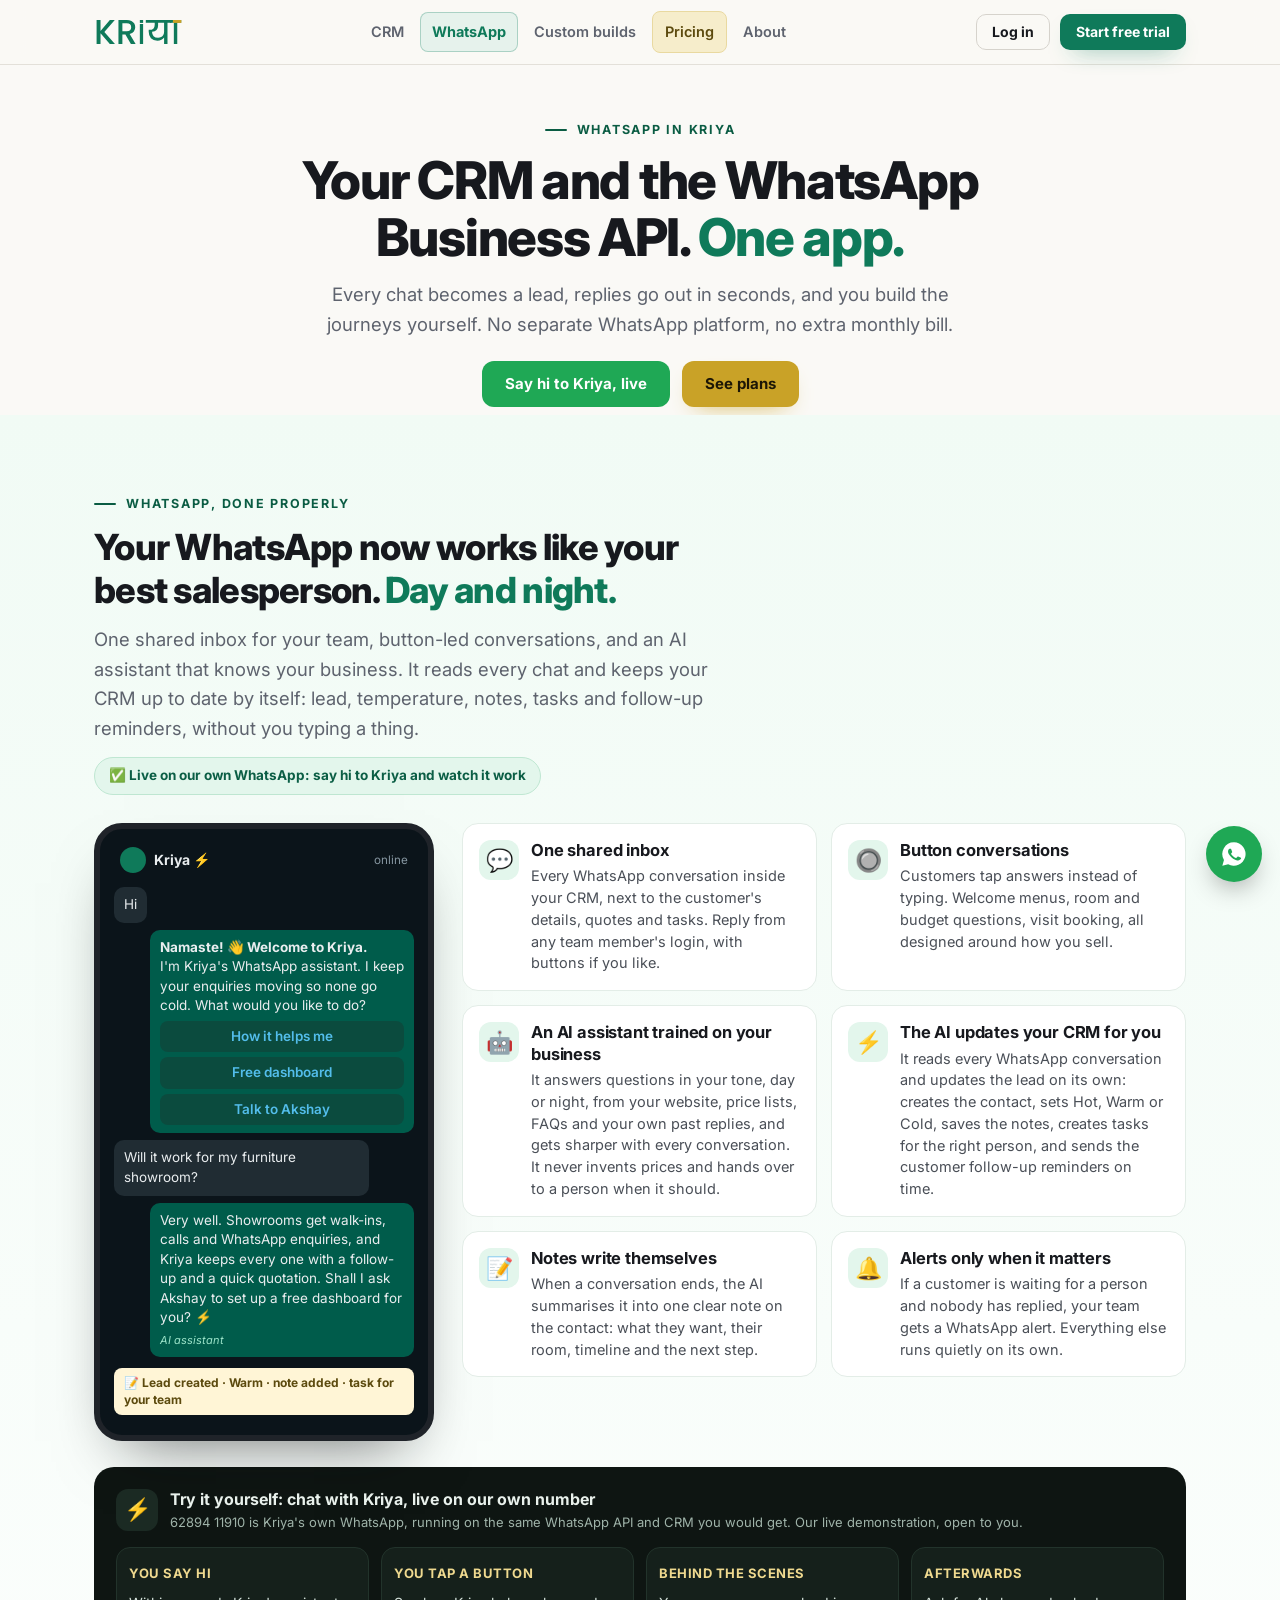
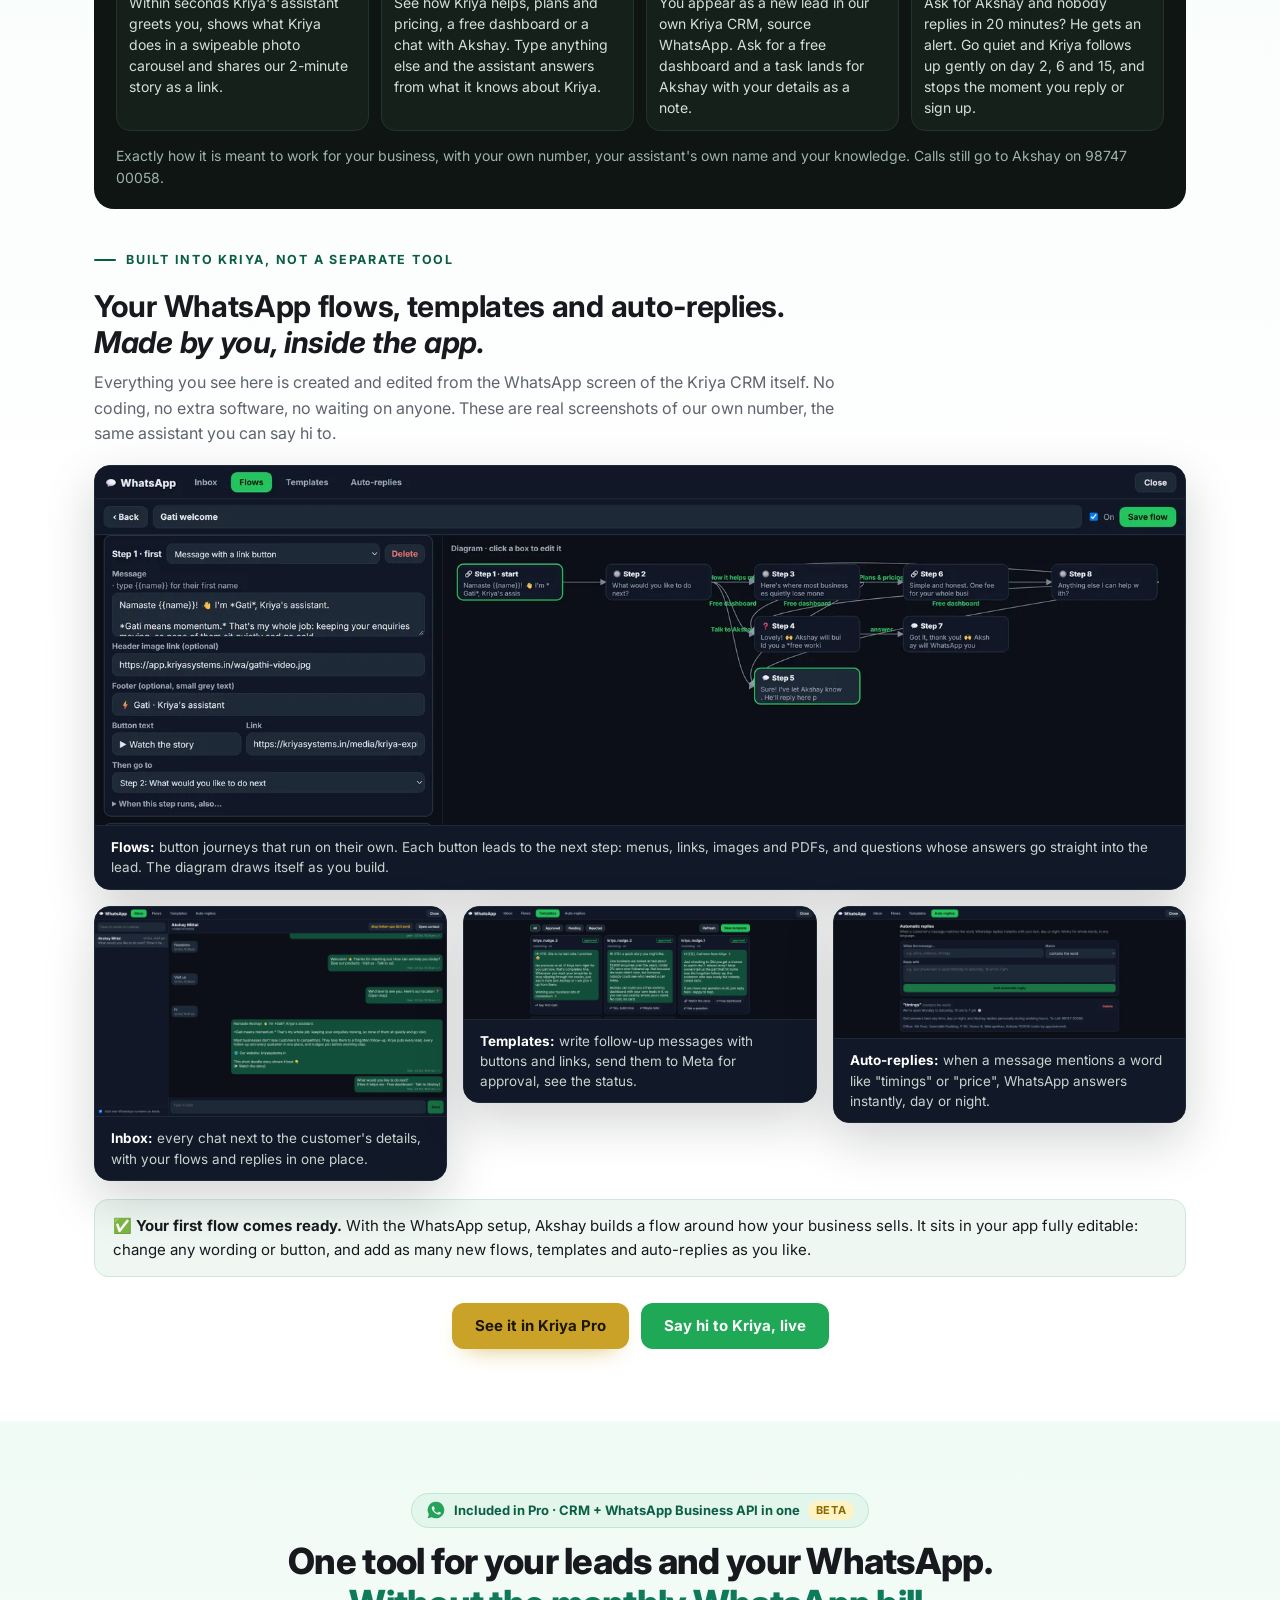
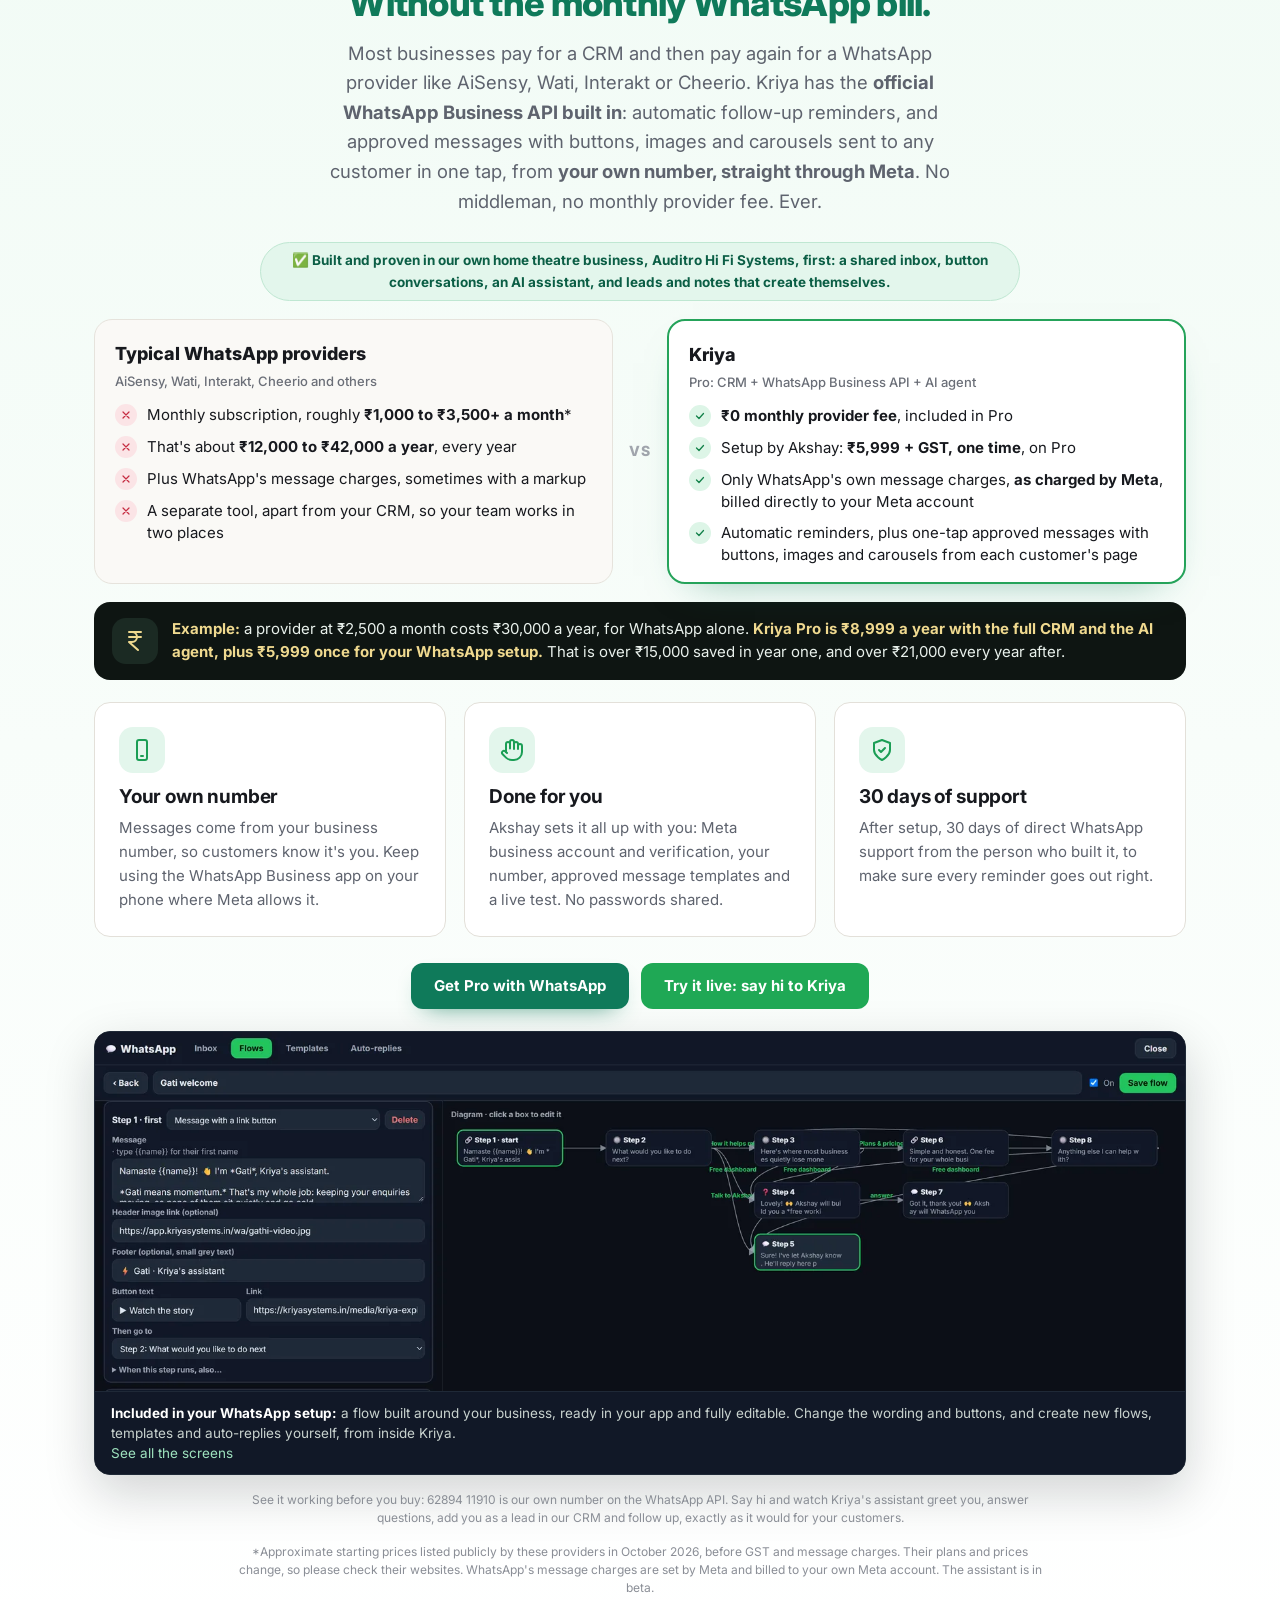
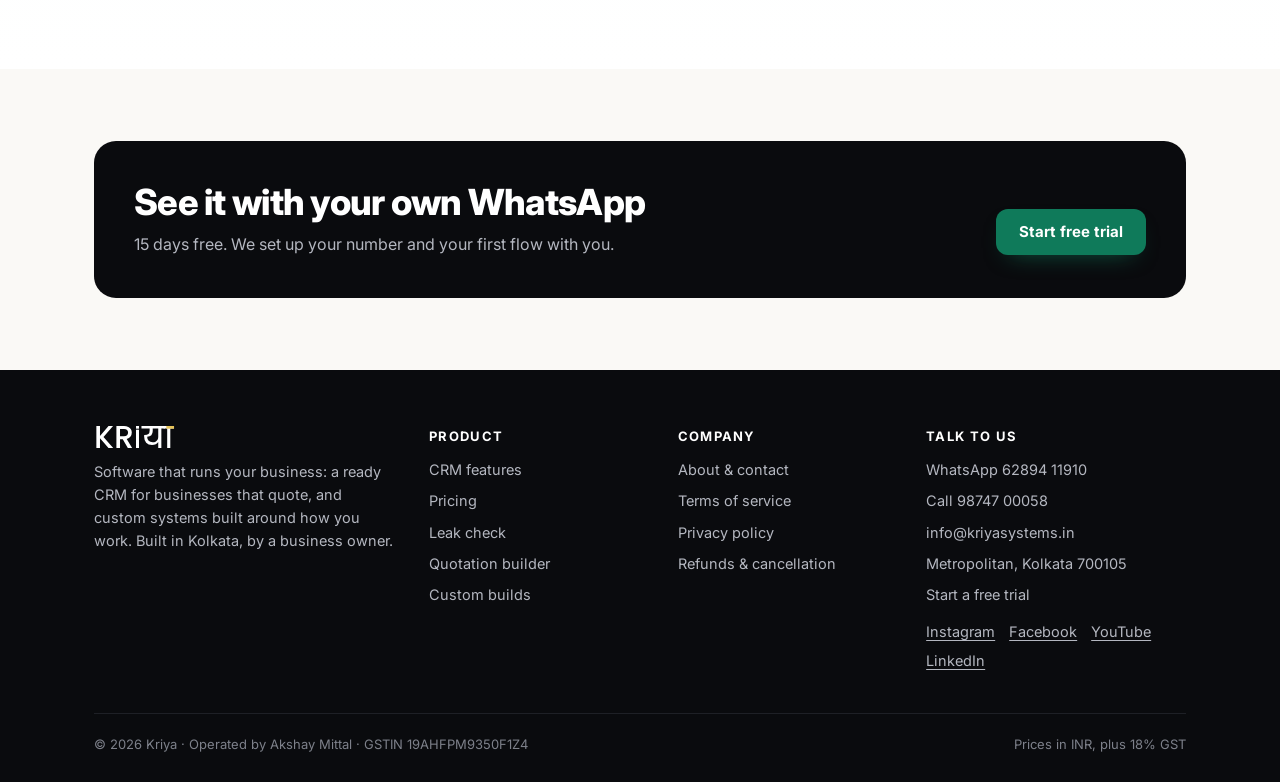
<file: whatsapp.html>
<!doctype html>
<html lang="en">
<head>
<meta charset="utf-8">
<meta name="viewport" content="width=device-width,initial-scale=1">
<title>WhatsApp in Kriya · Kriya</title>
<meta name="description" content="The official WhatsApp Business API, built into Kriya Pro: shared inbox, button flows, photo carousels, auto-replies and an AI assistant that turns every chat into a lead. No separate WhatsApp platform.">
<meta property="og:title" content="WhatsApp in Kriya · Kriya">
<meta property="og:description" content="The official WhatsApp Business API, built into Kriya Pro: shared inbox, button flows, photo carousels, auto-replies and an AI assistant that turns every chat into a lead. No separate WhatsApp platform.">
<meta property="og:type" content="website">
<meta name="theme-color" content="#0A0B0E">
<link rel="icon" href="media/favicon.svg?v=2" type="image/svg+xml"><link rel="alternate icon" href="favicon.ico?v=2" sizes="48x48"><link rel="apple-touch-icon" href="media/apple-touch-icon.png?v=2">
<link rel="preconnect" href="https://fonts.googleapis.com"><link rel="preconnect" href="https://fonts.gstatic.com" crossorigin>
<link href="https://fonts.googleapis.com/css2?family=Anton&family=Inter:wght@400;500;600;700;800&display=swap" rel="stylesheet">
<link rel="stylesheet" href="css/site.css?v=1793726427"><link rel="stylesheet" href="css/interact.css?v=1793726427">
<script src="https://cdnjs.cloudflare.com/ajax/libs/gsap/3.12.5/gsap.min.js" defer></script>
<script>!function(f,b,e,v,n,t,s){if(f.fbq)return;n=f.fbq=function(){n.callMethod?n.callMethod.apply(n,arguments):n.queue.push(arguments)};if(!f._fbq)f._fbq=n;n.push=n;n.loaded=!0;n.version='2.0';n.queue=[];t=b.createElement(e);t.async=!0;t.src=v;s=b.getElementsByTagName(e)[0];s.parentNode.insertBefore(t,s)}(window,document,'script','https://connect.facebook.net/en_US/fbevents.js');fbq('init','2253510351856304');fbq('track','PageView');</script>
<noscript><img height="1" width="1" style="display:none" alt="" src="https://www.facebook.com/tr?id=2253510351856304&ev=PageView&noscript=1"></noscript>
</head>
<body><header class="hdr"><div class="wrap">
  <a class="brand" href="index.html" aria-label="Kriya home"><svg xmlns="http://www.w3.org/2000/svg" viewBox="0 0 2709 740" width="2709" height="740"><path d="M487.6546762589928 740.0 201.23741007194246 408.86330935251794V740.0H79.85611510791367V0.0H201.23741007194246V337.5251798561151L488.7194244604317 0.0H640.9784172661871L319.42446043165467 370.53237410071944L646.3021582733813 740.0Z" fill="#0F7A5A"/><path d="M1138.2158273381297 740.0 967.8561151079136 444.0H875.2230215827338V740.0H753.841726618705V0.0H1009.3812949640288Q1094.5611510791368 0.0 1153.6546762589928 29.81294964028774Q1212.7482014388488 59.62589928057548 1242.0287769784172 109.66906474820138Q1271.3093525179856 159.71223021582728 1271.3093525179856 221.4676258992805Q1271.3093525179856 293.8705035971223 1229.2517985611512 352.9640287769784Q1187.1942446043167 412.0575539568345 1099.884892086331 433.3525179856115L1283.021582733813 740.0ZM875.2230215827338 347.1079136690647H1009.3812949640288Q1077.525179856115 347.1079136690647 1112.1294964028775 313.03597122302153Q1146.7338129496402 278.9640287769784 1146.7338129496402 221.4676258992805Q1146.7338129496402 163.97122302158266 1112.6618705035971 131.4964028776978Q1078.589928057554 99.02158273381292 1009.3812949640288 99.02158273381292H875.2230215827338Z" fill="#0F7A5A"/><path d="M1514.423021582734 124.0V740.0H1413.381294964029V124.0Z" fill="#0F7A5A"/><path d="M2387.897841726619 88H2265.897841726619V740H2160.897841726619V540Q2130.897841726619 584 2077.897841726619 610.5Q2024.897841726619 637 1951.897841726619 637Q1824.897841726619 637 1755.397841726619 561.0Q1685.897841726619 485 1685.897841726619 355Q1685.897841726619 329 1688.897841726619 304H1701.897841726619Q1787.897841726619 304 1829.897841726619 267.5Q1871.897841726619 231 1871.897841726619 150V88H1596.897841726619V0H2387.897841726619ZM2160.897841726619 88H1975.897841726619V168Q1975.897841726619 350 1788.897841726619 361V365Q1788.897841726619 449 1837.897841726619 499.0Q1886.897841726619 549 1973.897841726619 549Q2026.897841726619 549 2069.897841726619 526.0Q2112.897841726619 503 2136.897841726619 462.0Q2160.897841726619 421 2160.897841726619 369Z" fill="#0F7A5A"/><path d="M2461.897841726619 740V88H2339.897841726619V0H2688.897841726619V88H2566.897841726619V740Z" fill="#0F7A5A"/><rect x="2432.9" y="0" width="260.0" height="90" fill="#C9A227"/><rect x="1413.4" y="0.0" width="101.0" height="90" fill="#0F7A5A"/></svg></a>
  <nav class="nav" aria-label="Main"><a href="features.html" class="">CRM</a><a href="whatsapp.html" class="on" aria-current=page>WhatsApp</a><a href="custom.html" class="">Custom builds</a><a href="pricing.html" class="nav-price ">Pricing</a><a href="about.html" class="">About</a><a class="nav-login" href="https://app.kriyasystems.in/">Log in</a></nav>
  <div class="hdr-cta"><a class="btn btn-gold btn-sm hdr-price" href="pricing.html">Pricing</a><a class="btn btn-line btn-sm hdr-login" href="https://app.kriyasystems.in/">Log in</a><a class="btn btn-red btn-sm" href="start.html">Start free trial</a>
  <button class="menu-btn" type="button" aria-label="Menu" aria-expanded="false"><span></span></button></div>
</div></header>
<main><section class="phead center">
  <div class="wrap">
    <div class="eyebrow rv">WhatsApp in Kriya</div>
    <h1 class="rv d1">Your CRM and the WhatsApp Business API. <em>One app.</em></h1>
    <p class="lead rv d2">Every chat becomes a lead, replies go out in seconds, and you build the journeys yourself. No separate WhatsApp platform, no extra monthly bill.</p>
    <div class="btn-row center rv d3" style="justify-content:center;margin-top:22px"><a class="btn btn-wa" href="https://wa.me/916289411910?text=Hi" target="_blank" rel="noopener">Say hi to Kriya, live</a><a class="btn btn-gold" href="pricing.html">See plans</a></div>
  </div>
</section>

<section class="waai" id="whatsapp-ai">
  <div class="wrap">
    <div class="waai-head rv">
      <div class="eyebrow">WhatsApp, done properly</div>
      <h2>Your WhatsApp now works like your best salesperson. <em>Day and night.</em></h2>
      <p class="lead">One shared inbox for your team, button-led conversations, and an AI assistant that knows your business. It reads every chat and keeps your CRM up to date by itself: lead, temperature, notes, tasks and follow-up reminders, without you typing a thing.</p>
      <div class="waai-proof">✅ Live on our own WhatsApp: say hi to Kriya and watch it work</div>
    </div>
    <div class="waai-grid">
      <div class="waai-phone rv" aria-label="Example WhatsApp conversation">
        <div class="wp-top"><span class="wp-dot"></span><b>Kriya ⚡</b><small>online</small></div>
        <div class="wp-body">
          <div class="wp-in">Hi</div>
          <div class="wp-out"><b>Namaste! 👋 Welcome to Kriya.</b><br>I'm Kriya's WhatsApp assistant. I keep your enquiries moving so none go cold. What would you like to do?
            <div class="wp-btn">How it helps me</div><div class="wp-btn">Free dashboard</div><div class="wp-btn">Talk to Akshay</div></div>
          <div class="wp-in">Will it work for my furniture showroom?</div>
          <div class="wp-out">Very well. Showrooms get walk-ins, calls and WhatsApp enquiries, and Kriya keeps every one with a follow-up and a quick quotation. Shall I ask Akshay to set up a free dashboard for you? ⚡<div class="wp-ai">AI assistant</div></div>
          <div class="wp-note">📝 Lead created · Warm · note added · task for your team</div>
        </div>
      </div>
      <div class="waai-feats">
        <div class="waai-f rv"><span>💬</span><div><h3>One shared inbox</h3><p>Every WhatsApp conversation inside your CRM, next to the customer's details, quotes and tasks. Reply from any team member's login, with buttons if you like.</p></div></div>
        <div class="waai-f rv d1"><span>🔘</span><div><h3>Button conversations</h3><p>Customers tap answers instead of typing. Welcome menus, room and budget questions, visit booking, all designed around how you sell.</p></div></div>
        <div class="waai-f rv"><span>🤖</span><div><h3>An AI assistant trained on your business</h3><p>It answers questions in your tone, day or night, from your website, price lists, FAQs and your own past replies, and gets sharper with every conversation. It never invents prices and hands over to a person when it should.</p></div></div>
        <div class="waai-f rv d1"><span>⚡</span><div><h3>The AI updates your CRM for you</h3><p>It reads every WhatsApp conversation and updates the lead on its own: creates the contact, sets Hot, Warm or Cold, saves the notes, creates tasks for the right person, and sends the customer follow-up reminders on time.</p></div></div>
        <div class="waai-f rv"><span>📝</span><div><h3>Notes write themselves</h3><p>When a conversation ends, the AI summarises it into one clear note on the contact: what they want, their room, timeline and the next step.</p></div></div>
        <div class="waai-f rv d1"><span>🔔</span><div><h3>Alerts only when it matters</h3><p>If a customer is waiting for a person and nobody has replied, your team gets a WhatsApp alert. Everything else runs quietly on its own.</p></div></div>
      </div>
    </div>
    <div class="waai-case rv">
      <div class="waai-case-h"><span class="waai-case-ic">⚡</span><div><b>Try it yourself: chat with Kriya, live on our own number</b><small>62894 11910 is Kriya's own WhatsApp, running on the same WhatsApp API and CRM you would get. Our live demonstration, open to you.</small></div></div>
      <div class="waai-case-grid">
        <div><b>You say hi</b><p>Within seconds Kriya's assistant greets you, shows what Kriya does in a swipeable photo carousel and shares our 2-minute story as a link.</p></div>
        <div><b>You tap a button</b><p>See how Kriya helps, plans and pricing, a free dashboard or a chat with Akshay. Type anything else and the assistant answers from what it knows about Kriya.</p></div>
        <div><b>Behind the scenes</b><p>You appear as a new lead in our own Kriya CRM, source WhatsApp. Ask for a free dashboard and a task lands for Akshay with your details as a note.</p></div>
        <div><b>Afterwards</b><p>Ask for Akshay and nobody replies in 20 minutes? He gets an alert. Go quiet and Kriya follows up gently on day 2, 6 and 15, and stops the moment you reply or sign up.</p></div>
      </div>
      <p class="waai-case-f">Exactly how it is meant to work for your business, with your own number, your assistant's own name and your knowledge. Calls still go to Akshay on 98747 00058.</p>
    </div>

    <div class="appshots rv" id="build-it-yourself">
      <div class="appshots-h">
        <div class="eyebrow">Built into Kriya, not a separate tool</div>
        <h3>Your WhatsApp flows, templates and auto-replies. <em>Made by you, inside the app.</em></h3>
        <p>Everything you see here is created and edited from the WhatsApp screen of the Kriya CRM itself. No coding, no extra software, no waiting on anyone. These are real screenshots of our own number, the same assistant you can say hi to.</p>
      </div>
      <figure class="appshot"><a href="media/app-wa-flows.webp" target="_blank" rel="noopener" title="Open full size"><img src="media/app-wa-flows.webp" alt="Kriya app: the WhatsApp flow builder with the welcome journey and its diagram" loading="lazy" width="1600" height="527"></a>
        <figcaption><b>Flows:</b> button journeys that run on their own. Each button leads to the next step: menus, links, images and PDFs, and questions whose answers go straight into the lead. The diagram draws itself as you build.</figcaption></figure>
      <div class="appshots-grid">
        <figure class="appshot"><a href="media/app-wa-inbox.webp" target="_blank" rel="noopener" title="Open full size"><img src="media/app-wa-inbox.webp" alt="Kriya app: the shared WhatsApp inbox with a live conversation" loading="lazy" width="1600" height="956"></a>
          <figcaption><b>Inbox:</b> every chat next to the customer's details, with your flows and replies in one place.</figcaption></figure>
        <figure class="appshot"><a href="media/app-wa-templates.webp" target="_blank" rel="noopener" title="Open full size"><img src="media/app-wa-templates.webp" alt="Kriya app: WhatsApp message templates with their Meta approval status" loading="lazy" width="1600" height="511"></a>
          <figcaption><b>Templates:</b> write follow-up messages with buttons and links, send them to Meta for approval, see the status.</figcaption></figure>
        <figure class="appshot"><a href="media/app-wa-replies.webp" target="_blank" rel="noopener" title="Open full size"><img src="media/app-wa-replies.webp" alt="Kriya app: keyword auto-replies" loading="lazy" width="1600" height="600"></a>
          <figcaption><b>Auto-replies:</b> when a message mentions a word like "timings" or "price", WhatsApp answers instantly, day or night.</figcaption></figure>
      </div>
      <div class="appshots-note">✅ <b>Your first flow comes ready.</b> With the WhatsApp setup, Akshay builds a flow around how your business sells. It sits in your app fully editable: change any wording or button, and add as many new flows, templates and auto-replies as you like.</div>
    </div>
    <div class="btn-row center rv" style="justify-content:center"><a class="btn btn-gold" href="#cost">See it in Kriya Pro</a><a class="btn btn-wa" href="https://wa.me/916289411910?text=Hi" target="_blank" rel="noopener">Say hi to Kriya, live</a></div>
  </div>
</section>

<section class="wax" id="cost">
  <div class="wrap">
    <div class="wax-head center">
      <div class="wax-badge rv"><span class="wax-ic"><svg viewBox="0 0 24 24" fill="currentColor" aria-hidden="true"><path d="M12 2a10 10 0 0 0-8.6 15.1L2 22l5-1.3A10 10 0 1 0 12 2zm5.5 14.2c-.2.6-1.3 1.2-1.8 1.3-.5.1-1 .1-1.6-.1-.4-.1-.9-.3-1.5-.6-2.7-1.2-4.4-3.9-4.6-4.1-.1-.2-1.1-1.4-1.1-2.7s.7-1.9.9-2.2c.2-.3.5-.3.7-.3h.5c.2 0 .4 0 .6.5l.8 2c.1.2.1.4 0 .5l-.3.5-.4.4c-.1.1-.3.3-.1.6.2.3.7 1.2 1.6 2 1.1 1 2 1.3 2.3 1.4.3.1.5.1.6-.1l.9-1c.2-.3.4-.2.6-.1l1.9.9c.3.1.5.2.5.3.1.1.1.7-.1 1.3z"/></svg></span> Included in Pro · CRM + WhatsApp Business API in one <span class="wax-beta">beta</span></div>
      <h2 class="rv d1">One tool for your leads and your WhatsApp. <em>Without the monthly WhatsApp bill.</em></h2>
      <p class="lead rv d2">Most businesses pay for a CRM and then pay again for a WhatsApp provider like AiSensy, Wati, Interakt or Cheerio. Kriya has the <b>official WhatsApp Business API built in</b>: automatic follow-up reminders, and approved messages with buttons, images and carousels sent to any customer in one tap, from <b>your own number, straight through Meta</b>. No middleman, no monthly provider fee. Ever.</p>
    </div>
    <div class="waai-proof rv" style="display:block;max-width:760px;margin:0 auto 18px;text-align:center">✅ Built and proven in our own home theatre business, Auditro Hi Fi Systems, first: a shared inbox, button conversations, an AI assistant, and leads and notes that create themselves.</div>
    <div class="wax-cmp rv">
      <div class="wax-col them">
        <div class="wax-col-h">Typical WhatsApp providers<small>AiSensy, Wati, Interakt, Cheerio and others</small></div>
        <ul>
          <li><span class="i x"><svg viewBox="0 0 24 24" fill="none" stroke="currentColor" stroke-width="2.4" stroke-linecap="round"><path d="M6 6l12 12M18 6 6 18"/></svg></span><span>Monthly subscription, roughly <b>₹1,000 to ₹3,500+ a month</b>*</span></li>
          <li><span class="i x"><svg viewBox="0 0 24 24" fill="none" stroke="currentColor" stroke-width="2.4" stroke-linecap="round"><path d="M6 6l12 12M18 6 6 18"/></svg></span><span>That's about <b>₹12,000 to ₹42,000 a year</b>, every year</span></li>
          <li><span class="i x"><svg viewBox="0 0 24 24" fill="none" stroke="currentColor" stroke-width="2.4" stroke-linecap="round"><path d="M6 6l12 12M18 6 6 18"/></svg></span><span>Plus WhatsApp's message charges, sometimes with a markup</span></li>
          <li><span class="i x"><svg viewBox="0 0 24 24" fill="none" stroke="currentColor" stroke-width="2.4" stroke-linecap="round"><path d="M6 6l12 12M18 6 6 18"/></svg></span><span>A separate tool, apart from your CRM, so your team works in two places</span></li>
        </ul>
      </div>
      <div class="wax-vs">vs</div>
      <div class="wax-col us">
        <div class="wax-col-h">Kriya<small>Pro: CRM + WhatsApp Business API + AI agent</small></div>
        <ul>
          <li><span class="i ok"><svg viewBox="0 0 24 24" fill="none" stroke="currentColor" stroke-width="2.6" stroke-linecap="round" stroke-linejoin="round"><path d="m5 12 5 5 9-10"/></svg></span><span><b>₹0 monthly provider fee</b>, included in Pro</span></li>
          <li><span class="i ok"><svg viewBox="0 0 24 24" fill="none" stroke="currentColor" stroke-width="2.6" stroke-linecap="round" stroke-linejoin="round"><path d="m5 12 5 5 9-10"/></svg></span><span>Setup by Akshay: <b>₹5,999 + GST, one time</b>, on Pro</span></li>
          <li><span class="i ok"><svg viewBox="0 0 24 24" fill="none" stroke="currentColor" stroke-width="2.6" stroke-linecap="round" stroke-linejoin="round"><path d="m5 12 5 5 9-10"/></svg></span><span>Only WhatsApp's own message charges, <b>as charged by Meta</b>, billed directly to your Meta account</span></li>
          <li><span class="i ok"><svg viewBox="0 0 24 24" fill="none" stroke="currentColor" stroke-width="2.6" stroke-linecap="round" stroke-linejoin="round"><path d="m5 12 5 5 9-10"/></svg></span><span>Automatic reminders, plus one-tap approved messages with buttons, images and carousels from each customer's page</span></li>
        </ul>
      </div>
    </div>
    <div class="wax-save rv">
      <span class="wax-ic big"><svg viewBox="0 0 24 24" fill="none" stroke="currentColor" stroke-width="2" stroke-linecap="round" stroke-linejoin="round"><path d="M6 3h12M6 8h12M15 21 6 13h3a5 5 0 0 0 0-10"/></svg></span>
      <div><b>Example:</b> a provider at ₹2,500 a month costs ₹30,000 a year, for WhatsApp alone. <b>Kriya Pro is ₹8,999 a year with the full CRM and the AI agent, plus ₹5,999 once for your WhatsApp setup.</b> That is over ₹15,000 saved in year one, and over ₹21,000 every year after.</div>
    </div>
    <div class="grid g3 wax-perks">
      <div class="card rv"><span class="wax-ic big"><svg viewBox="0 0 24 24" fill="none" stroke="currentColor" stroke-width="2" stroke-linecap="round" stroke-linejoin="round"><rect x="7" y="2" width="10" height="20" rx="2"/><path d="M11 18h2"/></svg></span><h3>Your own number</h3><p>Messages come from your business number, so customers know it's you. Keep using the WhatsApp Business app on your phone where Meta allows it.</p></div>
      <div class="card rv d1"><span class="wax-ic big"><svg viewBox="0 0 24 24" fill="none" stroke="currentColor" stroke-width="2" stroke-linecap="round" stroke-linejoin="round"><path d="M18 11V6a2 2 0 0 0-4 0v5M14 10V4a2 2 0 0 0-4 0v6M10 10.5V6a2 2 0 0 0-4 0v8"/><path d="M18 8a2 2 0 1 1 4 0v6a8 8 0 0 1-8 8h-2c-2.8 0-4.5-.9-6-2.4l-3.6-3.6a2 2 0 0 1 2.8-2.8L7 15"/></svg></span><h3>Done for you</h3><p>Akshay sets it all up with you: Meta business account and verification, your number, approved message templates and a live test. No passwords shared.</p></div>
      <div class="card rv d2"><span class="wax-ic big"><svg viewBox="0 0 24 24" fill="none" stroke="currentColor" stroke-width="2" stroke-linecap="round" stroke-linejoin="round"><path d="M12 22s8-4 8-10V5l-8-3-8 3v7c0 6 8 10 8 10z"/><path d="m9 12 2 2 4-4"/></svg></span><h3>30 days of support</h3><p>After setup, 30 days of direct WhatsApp support from the person who built it, to make sure every reminder goes out right.</p></div>
    </div>
    <div class="btn-row center rv" style="margin-top:26px;justify-content:center"><a class="btn btn-red" href="pay.html?plan=pro">Get Pro with WhatsApp</a><a class="btn btn-wa" href="https://wa.me/916289411910?text=Hi" target="_blank" rel="noopener">Try it live: say hi to Kriya</a></div>
    <figure class="appshot" style="margin-top:22px"><a href="media/app-wa-flows.webp" target="_blank" rel="noopener" title="Open full size"><img src="media/app-wa-flows.webp" alt="Kriya app: the WhatsApp flow builder" loading="lazy" width="1600" height="527"></a>
      <figcaption><b>Included in your WhatsApp setup:</b> a flow built around your business, ready in your app and fully editable. Change the wording and buttons, and create new flows, templates and auto-replies yourself, from inside Kriya. <a href="index.html#build-it-yourself" style="color:#9FE3BF">See all the screens</a></figcaption></figure>
    <p class="wax-note" style="text-align:center">See it working before you buy: 62894 11910 is our own number on the WhatsApp API. Say hi and watch Kriya's assistant greet you, answer questions, add you as a lead in our CRM and follow up, exactly as it would for your customers.</p>
    <p class="wax-note">*Approximate starting prices listed publicly by these providers in October 2026, before GST and message charges. Their plans and prices change, so please check their websites. WhatsApp's message charges are set by Meta and billed to your own Meta account. The assistant is in beta.</p>
  </div>
</section>

<section>
  <div class="wrap">
    <div class="cta-band rv">
      <div><h2>See it with your own WhatsApp</h2><p>15 days free. We set up your number and your first flow with you.</p></div>
      <div class="btn-row"><a class="btn btn-red" href="start.html">Start free trial</a></div>
    </div>
  </div>
</section>
</main>
<footer class="ftr"><div class="wrap">
  <div class="ftr-grid">
    <div><a class="brand" href="index.html" aria-label="Kriya"><svg xmlns="http://www.w3.org/2000/svg" viewBox="0 0 2709 740" width="2709" height="740"><path d="M487.6546762589928 740.0 201.23741007194246 408.86330935251794V740.0H79.85611510791367V0.0H201.23741007194246V337.5251798561151L488.7194244604317 0.0H640.9784172661871L319.42446043165467 370.53237410071944L646.3021582733813 740.0Z" fill="#FFFFFF"/><path d="M1138.2158273381297 740.0 967.8561151079136 444.0H875.2230215827338V740.0H753.841726618705V0.0H1009.3812949640288Q1094.5611510791368 0.0 1153.6546762589928 29.81294964028774Q1212.7482014388488 59.62589928057548 1242.0287769784172 109.66906474820138Q1271.3093525179856 159.71223021582728 1271.3093525179856 221.4676258992805Q1271.3093525179856 293.8705035971223 1229.2517985611512 352.9640287769784Q1187.1942446043167 412.0575539568345 1099.884892086331 433.3525179856115L1283.021582733813 740.0ZM875.2230215827338 347.1079136690647H1009.3812949640288Q1077.525179856115 347.1079136690647 1112.1294964028775 313.03597122302153Q1146.7338129496402 278.9640287769784 1146.7338129496402 221.4676258992805Q1146.7338129496402 163.97122302158266 1112.6618705035971 131.4964028776978Q1078.589928057554 99.02158273381292 1009.3812949640288 99.02158273381292H875.2230215827338Z" fill="#FFFFFF"/><path d="M1514.423021582734 124.0V740.0H1413.381294964029V124.0Z" fill="#FFFFFF"/><path d="M2387.897841726619 88H2265.897841726619V740H2160.897841726619V540Q2130.897841726619 584 2077.897841726619 610.5Q2024.897841726619 637 1951.897841726619 637Q1824.897841726619 637 1755.397841726619 561.0Q1685.897841726619 485 1685.897841726619 355Q1685.897841726619 329 1688.897841726619 304H1701.897841726619Q1787.897841726619 304 1829.897841726619 267.5Q1871.897841726619 231 1871.897841726619 150V88H1596.897841726619V0H2387.897841726619ZM2160.897841726619 88H1975.897841726619V168Q1975.897841726619 350 1788.897841726619 361V365Q1788.897841726619 449 1837.897841726619 499.0Q1886.897841726619 549 1973.897841726619 549Q2026.897841726619 549 2069.897841726619 526.0Q2112.897841726619 503 2136.897841726619 462.0Q2160.897841726619 421 2160.897841726619 369Z" fill="#FFFFFF"/><path d="M2461.897841726619 740V88H2339.897841726619V0H2688.897841726619V88H2566.897841726619V740Z" fill="#FFFFFF"/><rect x="2432.9" y="0" width="260.0" height="90" fill="#E6C45A"/><rect x="1413.4" y="0.0" width="101.0" height="90" fill="#FFFFFF"/></svg></a>
      <p>Software that runs your business: a ready CRM for businesses that quote, and custom systems built around how you work. Built in Kolkata, by a business owner.</p></div>
    <div><h4>Product</h4><ul><li><a href="features.html">CRM features</a></li><li><a href="pricing.html">Pricing</a></li><li><a href="leak-check.html">Leak check</a></li><li><a href="quotation-builder.html">Quotation builder</a></li><li><a href="custom.html">Custom builds</a></li></ul></div>
    <div><h4>Company</h4><ul><li><a href="about.html">About &amp; contact</a></li><li><a href="terms.html">Terms of service</a></li><li><a href="privacy.html">Privacy policy</a></li><li><a href="refunds.html">Refunds &amp; cancellation</a></li></ul></div>
    <div><h4>Talk to us</h4><ul><li><a href="https://wa.me/916289411910?text=Hi%20Akshay%2C%20I%20saw%20Kriya.%20Quick%20question." target="_blank" rel="noopener">WhatsApp 62894 11910</a></li><li><a href="tel:+919874700058">Call 98747 00058</a></li><li><a href="mailto:info@kriyasystems.in">info@kriyasystems.in</a></li><li><a href="https://maps.app.goo.gl/K7Q7RPpEMNNqTarj6" target="_blank" rel="noopener">Metropolitan, Kolkata 700105</a></li><li><a href="start.html">Start a free trial</a></li></ul>
      <div class="ftr-soc"><a href="https://www.instagram.com/kriya.systems/" target="_blank" rel="noopener">Instagram</a><a href="https://www.facebook.com/kriya.systems/" target="_blank" rel="noopener">Facebook</a><a href="https://www.youtube.com/@KriyaSystems" target="_blank" rel="noopener">YouTube</a><a href="https://www.linkedin.com/in/akshay-mittal-7527051a2/" target="_blank" rel="noopener">LinkedIn</a></div></div>
  </div>
  <div class="ftr-bot"><span>© 2026 Kriya · Operated by Akshay Mittal · GSTIN 19AHFPM9350F1Z4</span><span>Prices in INR, plus 18% GST</span></div>
</div></footer>
<a class="wa-float" href="https://wa.me/916289411910?text=Hi%20Akshay%2C%20I%20saw%20Kriya.%20Quick%20question." target="_blank" rel="noopener" aria-label="Chat on WhatsApp"><svg viewBox="0 0 24 24" fill="currentColor" aria-hidden="true"><path d="M12 2a10 10 0 0 0-8.6 15.1L2 22l5-1.3A10 10 0 1 0 12 2zm5.5 14.2c-.2.6-1.3 1.2-1.8 1.3-.5.1-1 .1-1.6-.1-.4-.1-.9-.3-1.5-.6-2.7-1.2-4.4-3.9-4.6-4.1-.1-.2-1.1-1.4-1.1-2.7s.7-1.9.9-2.2c.2-.3.5-.3.7-.3h.5c.2 0 .4 0 .6.5l.8 2c.1.2.1.4 0 .5l-.3.5-.4.4c-.1.1-.3.3-.1.6.2.3.7 1.2 1.6 2 1.1 1 2 1.3 2.3 1.4.3.1.5.1.6-.1l.9-1c.2-.3.4-.2.6-.1l1.9.9c.3.1.5.2.5.3.1.1.1.7-.1 1.3z"/></svg></a>
<script src="js/interact.js?v=1793726427" defer></script><script src="js/site.js?v=1793726427" defer></script>
</body>
</html>
</file>
<file: css/site.css>
/* Kriya site: shared styles.
   Same brand as the v8 catalogue (near-black, warm light grey, crimson, mint, peach, sand, charcoal),
   but answer-first: Inter, sentence case, calmer sizes, tighter spacing. Anton only for big numbers. */
:root{
  --black:#0A0B0E; --ink:#16181D; --page:#F3F2EE; --page2:#FAF9F6; --card:#FFFFFF;
  --red:#0F7A5A; --red-dk:#0A5C43; --gold:#C9A227; --err:#C62D42; --mint:#CFE8DC; --mint-dk:#1E7A4F; --peach:#EFD98F; --char:#2B2E35; --sand:#E7E2D8;
  --txt:#17191E; --grey:#5E636E; --line:#E3E0D9; --line2:#D6D3CC;
  --ltxt:#F2F1EC; --lgrey:#B4B7C0; --lline:#2A2D34;
  --num:'Anton',Impact,'Arial Narrow',sans-serif;
  --sans:'Inter',-apple-system,BlinkMacSystemFont,'Segoe UI',sans-serif;
  --ease:cubic-bezier(.16,1,.3,1);
  --r:16px; --r-sm:10px;
  --shadow:0 18px 44px -28px rgba(10,11,14,.35);
}
*{margin:0;padding:0;box-sizing:border-box}
html{scroll-behavior:smooth;-webkit-text-size-adjust:100%}
body{background:var(--page2);color:var(--txt);font-family:var(--sans);font-size:16px;line-height:1.6;overflow-x:hidden;-webkit-font-smoothing:antialiased}
img,svg,video{max-width:100%;display:block}
[hidden]{display:none!important}
a{color:inherit;text-decoration:none}
button{font:inherit}
.wrap{max-width:1140px;margin:0 auto;padding:0 24px}
.narrow{max-width:820px}
@media(max-width:720px){.wrap{padding:0 16px}}
section{padding:72px 0;position:relative}
@media(max-width:720px){section{padding:52px 0}}
.bg-white{background:var(--card)}
.bg-page{background:var(--page)}
.bg-dark{background:var(--black);color:var(--ltxt)}
.bg-dark .muted{color:var(--lgrey)}
::selection{background:var(--red);color:#fff}

/* ---------- type ---------- */
.eyebrow{display:inline-flex;align-items:center;gap:10px;font-size:12.5px;font-weight:700;letter-spacing:.14em;text-transform:uppercase;color:var(--red-dk);margin-bottom:12px}
.eyebrow::before{content:'';width:22px;height:2.5px;border-radius:2px;background:currentColor}
.bg-dark .eyebrow{color:var(--peach)}
h1,.h1{font-size:clamp(32px,4.6vw,52px);line-height:1.1;font-weight:800;letter-spacing:-.025em;text-wrap:balance}
h2,.h2{font-size:clamp(25px,3.1vw,36px);line-height:1.18;font-weight:800;letter-spacing:-.02em;text-wrap:balance}
h3,.h3{font-size:19px;line-height:1.3;font-weight:700;letter-spacing:-.01em}
h1 em,h2 em{font-style:normal;color:var(--red)}
.bg-dark h1 em,.bg-dark h2 em,.cta-band h2 em{color:var(--peach)}
.lead{font-size:clamp(16.5px,1.6vw,18.5px);color:var(--grey);max-width:640px;margin-top:14px;line-height:1.6}
.bg-dark .lead{color:var(--lgrey)}
.muted{color:var(--grey)}
.small{font-size:14px}
.center{text-align:center}
.center .lead{margin-left:auto;margin-right:auto}
.sec-head{margin-bottom:36px}
.num{font-family:var(--num);font-weight:400;letter-spacing:.01em;font-variant-numeric:tabular-nums}
.txt-link{color:var(--red-dk);font-weight:700;border-bottom:1.5px solid currentColor}
.bg-dark .txt-link{color:var(--peach)}

/* ---------- buttons ---------- */
.btn{display:inline-flex;align-items:center;justify-content:center;gap:8px;font-weight:700;font-size:15px;padding:13px 22px;border-radius:12px;border:1.5px solid transparent;cursor:pointer;transition:transform .2s var(--ease),box-shadow .2s,background .2s,border-color .2s;white-space:nowrap;line-height:1.2}
.btn:hover{transform:translateY(-1px)}
.btn-red{background:var(--red);color:#fff;box-shadow:0 10px 24px -14px rgba(15,122,90,.9)}
.btn-red:hover{background:var(--red-dk)}
.btn-dark{background:var(--black);color:#fff}
.btn-ghost{background:transparent;border-color:var(--line2);color:var(--txt)}
.btn-ghost:hover{border-color:var(--txt)}
.bg-dark .btn-ghost,.cta-band .btn-ghost{border-color:#3A3D45;color:#fff}
.bg-dark .btn-ghost:hover,.cta-band .btn-ghost:hover{border-color:#fff}
.btn-wa{background:#1FA855;color:#fff}
.btn-wa:hover{background:#25BD60}
.btn-sm{padding:9px 15px;font-size:14px;border-radius:10px}
.btn-block{width:100%}
.btn-row{display:flex;gap:12px;flex-wrap:wrap;margin-top:26px}
@media(max-width:520px){.btn-row .btn{flex:1 1 100%}.btn{white-space:normal;text-align:center}}

/* ---------- header ---------- */
.hdr{position:sticky;top:0;z-index:100;background:rgba(250,249,246,.9);backdrop-filter:saturate(1.4) blur(12px);-webkit-backdrop-filter:saturate(1.4) blur(12px);border-bottom:1px solid var(--line)}
.hdr .wrap{display:flex;align-items:center;justify-content:space-between;gap:20px;height:64px}
.brand{display:flex;align-items:center}
.brand svg{height:24px;width:auto}
.nav{display:flex;align-items:center;gap:4px}
.nav a{white-space:nowrap;font-size:14.5px;font-weight:600;color:var(--grey);padding:8px 12px;border-radius:8px;transition:color .2s,background .2s}
.nav a:hover{color:var(--txt);background:rgba(23,25,30,.05)}
.nav a.on{color:#0F7A5A;background:#E6F2EC;box-shadow:inset 0 0 0 1px rgba(15,122,90,.28);font-weight:700}
.hdr-cta{display:flex;align-items:center;gap:10px}
.menu-btn{display:none;width:42px;height:42px;border-radius:10px;border:1px solid var(--line2);background:#fff;cursor:pointer;align-items:center;justify-content:center}
.menu-btn span,.menu-btn span::before,.menu-btn span::after{display:block;width:18px;height:2px;background:var(--txt);border-radius:2px;position:relative;transition:transform .25s,background .25s}
.menu-btn span::before,.menu-btn span::after{content:'';position:absolute;left:0}
.menu-btn span::before{top:-6px}.menu-btn span::after{top:6px}
.menu-open .menu-btn span{background:transparent}
.menu-open .menu-btn span::before{transform:translateY(6px) rotate(45deg)}
.menu-open .menu-btn span::after{transform:translateY(-6px) rotate(-45deg)}
@media(max-width:1100px){
  .nav{display:none;position:absolute;top:64px;left:0;right:0;flex-direction:column;align-items:stretch;background:var(--page2);border-bottom:1px solid var(--line);padding:10px 16px 18px;box-shadow:var(--shadow)}
  .menu-open .nav{display:flex}
  .nav a{padding:13px 12px;font-size:16px}
  .menu-btn{display:inline-flex}
  .hdr-cta .btn-ghost{display:none}
}
@media(max-width:400px){.hdr-cta .btn-red{padding:9px 12px;font-size:13.5px}}

/* ---------- footer ---------- */
.ftr{background:var(--black);color:var(--lgrey);padding:56px 0 28px;font-size:14.5px}
.ftr-grid{display:grid;grid-template-columns:1.4fr 1fr 1fr 1.2fr;gap:32px}
.ftr .brand svg{height:22px}
.ftr p{margin-top:12px;line-height:1.6;max-width:300px}
.ftr h4{color:#fff;font-size:13px;font-weight:700;letter-spacing:.1em;text-transform:uppercase;margin-bottom:12px}
.ftr ul{list-style:none;display:grid;gap:8px}
.ftr a:hover{color:#fff}
.ftr-soc{display:flex;flex-wrap:wrap;gap:6px 14px;margin-top:14px}
.ftr-soc a{text-decoration:underline;text-underline-offset:3px}
.ftr-bot{margin-top:40px;padding-top:20px;border-top:1px solid #1E2026;display:flex;justify-content:space-between;gap:12px;flex-wrap:wrap;font-size:13px;color:#7D808A}
@media(max-width:820px){.ftr-grid{grid-template-columns:1fr 1fr}}
@media(max-width:480px){.ftr-grid{grid-template-columns:1fr}}

/* floating WhatsApp */
.wa-float{position:fixed;right:18px;bottom:18px;z-index:90;width:56px;height:56px;border-radius:99px;background:#1FA855;color:#fff;display:flex;align-items:center;justify-content:center;box-shadow:0 12px 28px -10px rgba(0,0,0,.45);transition:transform .2s var(--ease)}
.wa-float:hover{transform:scale(1.06)}
.wa-float svg{width:28px;height:28px}

/* ---------- cards & grids ---------- */
.grid{display:grid;gap:18px}
.g2{grid-template-columns:repeat(2,1fr)}
.g3{grid-template-columns:repeat(3,1fr)}
.g4{grid-template-columns:repeat(4,1fr)}
@media(max-width:900px){.g3,.g4{grid-template-columns:repeat(2,1fr)}}
@media(max-width:620px){.g2,.g3,.g4{grid-template-columns:1fr}}
.card{background:var(--card);border:1px solid var(--line);border-radius:var(--r);padding:24px}
.card h3{margin-bottom:6px}
.card p{color:var(--grey);font-size:15px;line-height:1.6}
.ic{width:44px;height:44px;border-radius:12px;display:flex;align-items:center;justify-content:center;margin-bottom:14px;flex-shrink:0}
.ic svg{width:22px;height:22px}
.ic-mint{background:var(--mint);color:#13241B}
.ic-peach{background:var(--peach);color:#2A1606}
.ic-sand{background:var(--sand);color:var(--txt)}
.ic-red{background:#E2F0E9;color:var(--red-dk)}
.ic-char{background:var(--char);color:#fff}
.tag{display:inline-block;font-size:11.5px;font-weight:700;letter-spacing:.06em;text-transform:uppercase;padding:3px 8px;border-radius:6px;background:var(--sand);color:var(--txt);vertical-align:middle}
.tag-pro{background:var(--char);color:#fff}
.tag-red{background:var(--red);color:#fff}
.chips{display:flex;flex-wrap:wrap;gap:8px}
.chip{font-size:14px;font-weight:600;padding:8px 14px;border-radius:99px;background:var(--card);border:1px solid var(--line2);color:var(--txt)}
.ticks{list-style:none;display:grid;gap:9px}
.ticks li{position:relative;padding-left:28px;font-size:15.5px;line-height:1.5}
.ticks li::before{content:'';position:absolute;left:0;top:3px;width:18px;height:18px;border-radius:99px;background:var(--mint) url("data:image/svg+xml,%3Csvg xmlns='http://www.w3.org/2000/svg' viewBox='0 0 24 24'%3E%3Cpath d='M6 12.5l4 4 8-9' fill='none' stroke='%231E7A4F' stroke-width='3' stroke-linecap='round' stroke-linejoin='round'/%3E%3C/svg%3E") center/12px no-repeat}
.bg-dark .ticks li::before{background-color:#1E3A2E}

/* ---------- hero ---------- */
.hero{overflow:hidden;padding:56px 0 64px;background:radial-gradient(1200px 500px at 85% -10%,rgba(15,122,90,.08),transparent 60%),var(--page2)}
.hero-grid{display:grid;grid-template-columns:1.05fr .95fr;gap:48px;align-items:center}
@media(max-width:900px){.hero-grid{grid-template-columns:1fr;gap:36px}.hero{padding-top:36px}}
.hero .lead{max-width:540px}
.trust{display:flex;flex-wrap:wrap;gap:8px 18px;margin-top:22px;font-size:14px;color:var(--grey)}
.trust span{display:inline-flex;align-items:center;gap:7px}
.trust span::before{content:'';width:7px;height:7px;border-radius:99px;background:var(--mint-dk)}

/* the chaos -> order loop */
.loop{position:relative;height:420px;background:transparent;overflow:visible}
@media(max-width:520px){.loop{height:360px;margin:0 -4px}.lc{max-width:46%}}
.loop-cap{position:absolute;left:0;right:0;bottom:16px;text-align:center;font-size:13px;font-weight:600;color:var(--grey);letter-spacing:.02em;z-index:5;transition:opacity .4s}
.lc{position:absolute;width:190px;border-radius:12px;padding:10px 13px 11px;box-shadow:0 16px 30px -18px rgba(10,11,14,.45);will-change:transform,opacity}
.lc small{display:block;font-size:9.5px;font-weight:700;letter-spacing:.14em;text-transform:uppercase;opacity:.7;margin-bottom:3px}
.lc strong{display:block;font-size:15px;line-height:1.25;font-weight:800}
@media(max-width:520px){.lc{width:150px;padding:8px 10px 9px}.lc strong{font-size:13px}}
.lc-char{background:var(--char);color:#fff}.lc-mint{background:var(--mint);color:#13241B}.lc-peach{background:var(--peach);color:#2A1606}
.lc-red{background:var(--red);color:#fff}.lc-sand{background:var(--sand);color:var(--txt)}
.loop-logo{position:absolute;left:50%;top:44%;transform:translate(-50%,-50%);background:var(--card);border:1px solid var(--line);box-shadow:0 18px 40px -22px rgba(10,11,14,.45);border-radius:16px;padding:16px 24px;opacity:0;z-index:3}
.loop-logo svg{width:110px;height:auto}

/* ---------- screenshot frames ---------- */
.shot{border-radius:14px;overflow:hidden;border:1px solid var(--line2);background:#fff;box-shadow:var(--shadow)}
.shot-bar{display:flex;gap:6px;padding:9px 12px;background:#F0EEE9;border-bottom:1px solid var(--line)}
.shot-bar i{width:9px;height:9px;border-radius:99px;background:#D3CFC6}
.shot img{width:100%;height:auto}

/* feature rows (image + text) */
.frow{display:grid;grid-template-columns:1fr 1.1fr;gap:44px;align-items:center;padding:40px 0;border-top:1px solid var(--line)}
.frow:first-of-type{border-top:0}
.frow.flip .frow-text{order:2}
@media(max-width:860px){.frow{grid-template-columns:1fr;gap:24px}.frow.flip .frow-text{order:0}}
.frow h3{font-size:22px;margin:4px 0 8px}
.frow p{color:var(--grey)}
.frow .ticks{margin-top:14px}

/* ---------- pricing ---------- */
.bill-toggle{display:inline-flex;background:var(--card);border:1px solid var(--line2);border-radius:12px;padding:4px;gap:4px}
.bill-toggle button{border:0;background:transparent;padding:9px 16px;border-radius:9px;font-size:14.5px;font-weight:700;color:var(--grey);cursor:pointer}
.bill-toggle button.on{background:var(--black);color:#fff}
.bill-toggle .save{font-size:11.5px;font-weight:800;color:var(--mint-dk);margin-left:6px}
.bill-toggle button.on .save{color:var(--mint)}
.plans{display:grid;grid-template-columns:1fr 1fr;gap:20px;max-width:880px;margin:28px auto 0}
@media(max-width:760px){.plans{grid-template-columns:1fr}}
.plan{background:var(--card);border:1.5px solid var(--line);border-radius:20px;padding:28px;display:flex;flex-direction:column;position:relative}
.plan.pop{border-color:var(--black);box-shadow:0 26px 60px -36px rgba(10,11,14,.55)}
.plan-badge{position:absolute;top:-12px;right:22px;background:var(--gold);color:#1C1606;font-size:12px;font-weight:800;letter-spacing:.06em;padding:5px 10px;border-radius:8px}
.plan h3{font-size:21px}
.plan .for{color:var(--grey);font-size:14.5px;margin-top:4px}
.price{display:flex;align-items:baseline;gap:6px;margin:18px 0 2px}
.price .amt{font-family:var(--num);font-size:46px;line-height:1}
.price .per{font-size:15px;color:var(--grey);font-weight:600}
.price-note{font-size:13.5px;color:var(--grey)}
.plan .ticks{margin:20px 0 24px;flex:1;align-content:start}
.plan .btn+.btn{margin-top:10px}
.free-strip{display:flex;flex-wrap:wrap;justify-content:center;gap:10px 22px;margin-top:22px;font-size:14.5px;font-weight:600;color:var(--txt)}
.free-strip span{display:inline-flex;align-items:center;gap:8px}
.free-strip span::before{content:'✓';display:inline-flex;align-items:center;justify-content:center;width:20px;height:20px;border-radius:99px;background:var(--mint);color:var(--mint-dk);font-size:12px;font-weight:900}
.cmp{width:100%;border-collapse:collapse;background:var(--card);border-radius:16px;overflow:hidden;border:1px solid var(--line);font-size:15px}
.cmp th,.cmp td{padding:13px 16px;border-bottom:1px solid var(--line);text-align:left}
.cmp th{background:var(--page);font-size:13px;letter-spacing:.06em;text-transform:uppercase;color:var(--grey)}
.cmp td:not(:first-child),.cmp th:not(:first-child){text-align:center;width:110px}
.cmp tr.grp td{background:var(--page2);font-weight:800;font-size:13px;letter-spacing:.06em;text-transform:uppercase;color:var(--txt)}
.cmp .y{color:var(--mint-dk);font-weight:900}
.cmp .n{color:#B5B2AB}
.cmp-wrap{overflow-x:auto;border-radius:16px}
@media(max-width:560px){.cmp{font-size:13.5px}.cmp th,.cmp td{padding:11px 10px}.cmp td:not(:first-child),.cmp th:not(:first-child){width:64px}}

/* ---------- FAQ ---------- */
.faq{border-top:1px solid var(--line)}
.faq-item{border-bottom:1px solid var(--line)}
.faq-q{width:100%;text-align:left;background:none;border:none;font-size:16.5px;font-weight:700;color:var(--txt);padding:18px 0;cursor:pointer;display:flex;justify-content:space-between;gap:18px;align-items:center}
.faq-q:hover{color:var(--red-dk)}
.plus{flex-shrink:0;width:16px;height:16px;position:relative;transition:transform .3s var(--ease)}
.plus::before,.plus::after{content:'';position:absolute;background:currentColor;border-radius:2px}
.plus::before{left:0;top:50%;width:100%;height:2px;transform:translateY(-50%)}
.plus::after{top:0;left:50%;width:2px;height:100%;transform:translateX(-50%)}
.faq-item.open .plus{transform:rotate(45deg)}
.faq-a{max-height:0;overflow:hidden;transition:max-height .35s var(--ease)}
.faq-a p{color:var(--grey);font-size:15.5px;line-height:1.7;padding:0 0 18px;max-width:780px}

/* ---------- CTA band ---------- */
.cta-band{background:var(--black);color:#fff;border-radius:22px;padding:40px;display:flex;align-items:center;justify-content:space-between;gap:24px;flex-wrap:wrap}
.cta-band h2{color:#fff;max-width:560px}
.cta-band p{color:var(--lgrey);margin-top:8px;max-width:560px}
@media(max-width:620px){.cta-band{padding:28px 22px}}

/* ---------- founder ---------- */
.founder{display:grid;grid-template-columns:110px 1fr;gap:24px;align-items:center;background:var(--card);border:1px solid var(--line);border-radius:20px;padding:26px}
.founder img{width:110px;height:110px;border-radius:16px;object-fit:cover}
.founder p{color:var(--grey);font-size:15.5px}
.founder .who{font-weight:800;font-size:16.5px;margin-top:10px}
.founder .who span{display:block;font-weight:600;font-size:13.5px;color:var(--grey)}
@media(max-width:560px){.founder{grid-template-columns:1fr}.founder img{width:80px;height:80px;border-radius:99px}}

/* ---------- forms ---------- */
.form{background:var(--card);border:1px solid var(--line);border-radius:20px;padding:clamp(20px,3vw,32px);box-shadow:var(--shadow);display:grid;gap:16px}
.f-row{display:grid;grid-template-columns:1fr 1fr;gap:14px}
@media(max-width:560px){.f-row{grid-template-columns:1fr}}
.f{display:grid;gap:6px}
.f>span,.f-chips legend{font-size:13.5px;font-weight:700;color:var(--txt)}
.f input,.f textarea,.f select{font:inherit;font-size:16px;color:var(--txt);background:var(--page2);border:1.5px solid var(--line2);border-radius:10px;padding:12px 14px;width:100%;transition:border-color .2s,background .2s}
.f input:focus,.f textarea:focus,.f select:focus{outline:none;border-color:var(--txt);background:#fff}
.f input.bad,.f select.bad{border-color:var(--err);background:#FDF1F3}
.f textarea{resize:vertical;min-height:84px}
.f-chips{border:0;display:flex;flex-wrap:wrap;gap:8px}
.f-chips legend{margin-bottom:8px;width:100%}
.f-chips button{font-size:14px;font-weight:600;padding:8px 13px;border-radius:99px;border:1.5px solid var(--line2);background:var(--page2);color:var(--txt);cursor:pointer;transition:all .2s var(--ease)}
.f-chips button:hover{border-color:var(--txt)}
.f-chips button.on{background:var(--black);border-color:var(--black);color:#fff}
.hp{position:absolute;left:-9999px;width:1px;height:1px;overflow:hidden}
.f-msg{font-size:14.5px;min-height:1em}
.f-msg.err{color:var(--err);font-weight:600}
.f-done{text-align:center;padding:20px 6px;display:grid;gap:12px;justify-items:center}
.f-done .ok{width:56px;height:56px;border-radius:99px;background:var(--mint);color:var(--mint-dk);display:flex;align-items:center;justify-content:center;font-size:28px;font-weight:900}
.f-done p{color:var(--grey);max-width:420px}
.f-leak{background:var(--mint);border-radius:10px;padding:11px 13px;font-size:14px;color:#13241B}
.seg{display:inline-flex;background:var(--page);border-radius:12px;padding:4px;gap:4px;width:100%}
.seg button{flex:1;border:0;background:transparent;padding:10px;border-radius:9px;font-weight:700;font-size:14.5px;color:var(--grey);cursor:pointer}
.seg button.on{background:#fff;color:var(--txt);box-shadow:0 2px 8px -4px rgba(0,0,0,.3)}

/* ---------- legal / prose ---------- */
.prose{max-width:780px}
.prose h2{font-size:22px;margin:34px 0 10px}
.prose p,.prose li{color:#3B3F48;font-size:16px;line-height:1.75}
.prose p+p{margin-top:12px}
.prose ul{margin:10px 0 0 20px;display:grid;gap:6px}
.prose .meta{color:var(--grey);font-size:14.5px}

/* page header (inner pages) */
.phead{padding:48px 0 8px}
.phead .lead{max-width:680px}

/* reveal */
.rv{opacity:0;transform:translateY(18px);transition:opacity .7s var(--ease),transform .7s var(--ease)}
.rv.in{opacity:1;transform:none}
.d1{transition-delay:.08s}.d2{transition-delay:.16s}.d3{transition-delay:.24s}
@media(prefers-reduced-motion:reduce){.rv{opacity:1;transform:none}*{animation:none!important;transition:none!important}}

/* ---------- pay page summary ---------- */
.pay-sum{background:var(--page);border-radius:12px;padding:14px 16px;display:grid;gap:6px;font-size:15px}
.pay-sum div{display:flex;justify-content:space-between;gap:12px}
.pay-sum span{color:var(--grey)}
.pay-sum .tot{border-top:1px solid var(--line2);padding-top:8px;margin-top:2px;font-size:17px}
.pay-sum .tot span{color:var(--txt);font-weight:700}
.pay-sum .tot b{font-family:var(--num);font-weight:400;font-size:24px;line-height:1}
.plan-trial{display:block;text-align:center;margin-top:10px;font-size:14px;font-weight:600;color:var(--grey);text-decoration:underline;text-underline-offset:3px}
.plan-trial:hover{color:var(--red-dk)}
.trial-strip{max-width:880px;margin:0 auto;display:flex;align-items:center;justify-content:space-between;gap:16px;flex-wrap:wrap;background:var(--mint);color:#13241B;border-radius:16px;padding:16px 20px}
.trial-strip b{display:block;font-size:16px}
.trial-strip span{font-size:14.5px}
.pay-trial{margin-top:14px;background:var(--mint);color:#13241B;border-radius:12px;padding:12px 14px;font-size:15px}

.btn-line{background:transparent;border-color:var(--line2);color:var(--txt)}
.btn-line:hover{border-color:var(--txt)}
.hdr-cta .btn{white-space:nowrap}
@media(max-width:460px){.hdr-cta{gap:6px}.hdr-cta .btn{padding:8px 10px;font-size:13px}.brand svg{height:21px}}

.custom-line{max-width:880px;margin:18px auto 0;text-align:center;font-size:15px;color:var(--grey)}
.custom-line b{color:var(--txt)}

/* WhatsApp Follow-up Assistant promo (pricing + home) */
.wax{background:linear-gradient(180deg,#F1FBF5 0%,#FFFFFF 100%)}
.wax-head{max-width:760px;margin:0 auto 26px}
.wax-head h2 em,.wax-mini-in h2 em{color:var(--red);font-style:normal}
.wax-badge{display:inline-flex;align-items:center;gap:8px;background:#E3F6EC;color:#0B5E45;border:1px solid #BFE7D2;border-radius:999px;padding:6px 14px;font-weight:700;font-size:13px;margin-bottom:12px}
.wax-beta{background:#FFF3C4;color:#8A6A00;border-radius:999px;padding:1px 8px;font-size:11px;text-transform:uppercase;letter-spacing:.06em}
.wax-ic{display:inline-flex;width:20px;height:20px;color:#25A35A;flex:none}.wax-ic svg{width:100%;height:100%}
.wax-ic.big{width:46px;height:46px;background:#E3F6EC;border-radius:14px;padding:11px;color:#1B9E55;box-sizing:border-box}
.wax-cmp{display:grid;grid-template-columns:1fr auto 1fr;gap:16px;align-items:stretch}
.wax-col{border-radius:18px;padding:20px 20px 16px;border:1px solid #E6E3DC;background:#fff}
.wax-col.us{border:2px solid #25A35A;box-shadow:0 18px 40px -26px rgba(15,122,90,.55)}
.wax-col.them{background:#FAF9F6}
.wax-col-h{font-weight:800;font-size:18px;margin-bottom:12px}.wax-col-h small{display:block;font-weight:500;font-size:13px;color:#6B6F78;margin-top:2px}
.wax-col ul{list-style:none;margin:0;padding:0;display:grid;gap:10px}
.wax-col li{display:flex;gap:10px;font-size:15px;line-height:1.45}
.wax-col .i{flex:none;width:22px;height:22px;border-radius:50%;display:inline-flex;align-items:center;justify-content:center;padding:5px;box-sizing:border-box}
.wax-col .i svg{width:100%;height:100%}.wax-col .i.x{background:#FBE4E6;color:#C62D42}.wax-col .i.ok{background:#DDF5E7;color:#13824A}
.wax-vs{align-self:center;font-weight:800;color:#A1A5AD;font-size:14px;letter-spacing:.1em;text-transform:uppercase}
.wax-save{display:flex;gap:14px;align-items:center;margin-top:18px;background:#0E1512;color:#E9F1EC;border-radius:16px;padding:16px 18px;font-size:15px;line-height:1.5}
.wax-save b{color:#EFD98F}.wax-save .wax-ic.big{background:#1B2A23;color:#EFD98F}
.wax-perks{margin-top:22px}.wax-perks .card h3{margin-top:12px}
.wax-note{font-size:12px;color:#8A8E96;margin:16px auto 0;max-width:820px;text-align:center;line-height:1.5}
.wax-mini{padding-top:34px;padding-bottom:34px}
.wax-mini-in{display:flex;gap:18px;align-items:center;flex-wrap:wrap;background:#fff;border:2px solid #CDEFD9;border-radius:20px;padding:20px 22px}
.wax-mini-in h2{font-size:22px;margin:4px 0 6px}.wax-mini-in p{margin:0;color:#4A4F57;font-size:15px;line-height:1.5}
@media(max-width:760px){.wax-cmp{grid-template-columns:1fr}.wax-vs{justify-self:center}}

/* Standard quotation sample (pricing) */
.qsx-in{display:grid;grid-template-columns:1.05fr .95fr;gap:36px;align-items:center}
.qsx h2 em{color:var(--red);font-style:normal}
.qsx-list{margin:14px 0 0;padding-left:18px;line-height:1.9;font-size:15px}
.qsx-up{margin-top:18px;background:#FBF6E4;border:1px solid #EFD98F;border-radius:14px;padding:14px 16px;font-size:15px;line-height:1.55}
.qsx-pair{display:grid;grid-template-columns:.8fr 1.2fr;gap:18px;align-items:center}
.qsx-img{margin:0;text-align:center;position:relative}.qsx-img img{width:100%;height:auto;border-radius:10px;box-shadow:0 24px 50px -28px rgba(0,0,0,.45);border:1px solid #E6E3DC;transform:rotate(-1.5deg)}
.qsx-img.prem img{transform:none;border:none;box-shadow:none;border-radius:0}
.qsx-tag{position:absolute;top:-8px;right:6px;z-index:2;background:#C9A227;color:#1B1405;font-weight:800;font-size:11px;letter-spacing:.08em;text-transform:uppercase;border-radius:999px;padding:4px 10px}
.qsx-img figcaption{font-size:12.5px;color:#6B6F78;margin-top:14px}.qsx-img.prem figcaption{margin-top:8px}
@media(max-width:820px){.qsx-in{grid-template-columns:1fr}}

/* ---------- Pricing made prominent + Kriya Pro band (Oct 2026) ---------- */
.btn-gold{background:var(--gold);color:#1C1606;box-shadow:0 10px 24px -14px rgba(201,162,39,.95)}
.btn-gold:hover{background:#D9B23A}
.nav a.nav-price{color:#5C4A0E;background:#F6EDCB;border:1px solid #E9D9A0}
.nav a.nav-price:hover{background:#F0E2B0;color:#3D3106}
.nav a.nav-price.on{background:#F0E2B0;color:#3D3106;box-shadow:inset 0 0 0 2px #C9A227;font-weight:700}
.hdr-price{display:none}
@media(max-width:1100px){.hdr-price{display:inline-flex}}
@media(max-width:420px){.hdr-cta .hdr-price{padding:9px 11px;font-size:13.5px}.hdr-cta{gap:6px}}
.pro-band{background:radial-gradient(1200px 500px at 85% -10%,rgba(201,162,39,.18),transparent 60%),var(--black);color:#E9ECEF}
.pro-band h2{color:#fff}.pro-band h2 em{color:var(--gold)}
.pro-band .eyebrow{color:var(--gold)}
.pro-band .lead{color:#B9BEC7}
.pro-head{max-width:780px;margin-bottom:30px}
.pro-grid{display:grid;grid-template-columns:1fr 1fr;gap:16px}
.pro-item{display:flex;gap:16px;background:#14161B;border:1px solid #262A31;border-radius:18px;padding:22px}
.pro-item h3{color:#fff;font-size:18px;margin-bottom:6px}
.pro-item p{color:#AEB3BC;font-size:15px;line-height:1.55}
.pro-ic{flex:none;width:46px;height:46px;border-radius:14px;background:#1E2A24;color:#7FE0B0;display:inline-flex;align-items:center;justify-content:center;padding:11px;box-sizing:border-box}
.pro-ic svg{width:100%;height:100%}
.pro-worth{display:inline-block;margin-top:10px;font-size:12.5px;font-weight:700;letter-spacing:.04em;color:#1C1606;background:var(--gold);border-radius:999px;padding:3px 10px}
.pro-math{margin:26px auto 0;max-width:760px;border:1px solid #2E3239;border-radius:18px;overflow:hidden}
.pro-math-row{display:flex;justify-content:space-between;gap:16px;padding:14px 20px;font-size:15.5px;color:#C9CDD3;border-top:1px solid #23272D}
.pro-math-row:first-child{border-top:none}
.pro-math-row b{color:#fff;white-space:nowrap}
.pro-math-row.total{background:#1A2A22;color:#fff;font-weight:700}
.pro-math-row.total b{color:var(--gold);font-size:18px}
.pro-note{font-size:12px;color:#7E848E;text-align:center;max-width:760px;margin:16px auto 0;line-height:1.5}
.pro-band .btn-row{margin-top:26px}
.pro-sum{margin-top:18px;background:#FBF6E4;border:1.5px solid #EAD9A0;border-radius:16px;padding:16px 18px;font-size:15px;line-height:1.55;color:#3A3112}
.pro-sum span{display:block;margin-top:4px;font-weight:700;color:#0A5C43}
@media(max-width:760px){.pro-grid{grid-template-columns:1fr}.pro-math-row{flex-direction:column;gap:4px}.pro-item{padding:18px}}
.nav-login{display:none}
@media(max-width:480px){.hdr-cta .hdr-login{display:none}.nav a.nav-login{display:block}}
.brand{flex:none}

/* ---------- WhatsApp + AI showcase (Oct 2026) ---------- */
.waai{background:linear-gradient(180deg,#F1FBF5 0%,#FFFFFF 70%)}
.waai-head{max-width:820px;margin-bottom:28px}
.waai-proof{display:inline-block;margin-top:14px;background:#E3F6EC;color:#0B5E45;border:1px solid #BFE7D2;border-radius:999px;padding:7px 14px;font-weight:700;font-size:13.5px}
.waai-grid{display:grid;grid-template-columns:340px 1fr;gap:28px;align-items:start}
.waai-phone{background:#0B141A;border-radius:28px;padding:10px;box-shadow:0 30px 60px -30px rgba(10,11,14,.6);border:6px solid #1F2329}
.wp-top{display:flex;align-items:center;gap:8px;color:#E9EDEF;padding:8px 10px 10px;font-size:14px}.wp-top small{color:#8696A0;margin-left:auto}
.wp-dot{width:26px;height:26px;border-radius:50%;background:var(--red)}
.wp-body{background:#0B141A;display:flex;flex-direction:column;gap:7px;padding:4px 4px 10px;font-size:13.5px;line-height:1.45}
.wp-in{align-self:flex-start;background:#202C33;color:#E9EDEF;border-radius:10px;padding:8px 10px;max-width:85%}
.wp-out{align-self:flex-end;background:#005C4B;color:#E9EDEF;border-radius:10px;padding:8px 10px;max-width:88%}
.wp-btn{background:#0B4B3E;color:#53BDEB;text-align:center;border-radius:8px;padding:6px;margin-top:5px;font-weight:600}
.wp-ai{font-size:11px;color:#9BE3C9;margin-top:5px;font-style:italic}
.wp-note{align-self:center;background:#FFF5D6;color:#5C4A0E;border-radius:8px;padding:6px 10px;font-size:12px;font-weight:700;margin-top:4px}
.waai-feats{display:grid;grid-template-columns:1fr 1fr;gap:14px}
.waai-f{display:flex;gap:12px;background:#fff;border:1px solid #E3EDE7;border-radius:16px;padding:16px}
.waai-f>span{font-size:22px;line-height:1;flex:none;width:40px;height:40px;border-radius:12px;background:#E3F6EC;display:flex;align-items:center;justify-content:center}
.waai-f h3{font-size:16.5px;margin:0 0 4px}.waai-f p{font-size:14.5px;line-height:1.5;color:#4A4F57;margin:0}
.waai .btn-row{margin-top:26px}
@media(max-width:900px){.waai-grid{grid-template-columns:1fr}.waai-phone{max-width:360px;margin:0 auto}}
@media(max-width:600px){.waai-feats{grid-template-columns:1fr}}

.waai-case{margin-top:26px;background:#0E1512;color:#E9F1EC;border-radius:20px;padding:20px 22px}
.waai-case-h{display:flex;gap:12px;align-items:center;margin-bottom:14px}.waai-case-h small{display:block;color:#9FB3A9;font-size:13px}
.waai-case-ic{width:42px;height:42px;border-radius:12px;background:#1B2A23;display:flex;align-items:center;justify-content:center;font-size:22px;flex:none}
.waai-case-grid{display:grid;grid-template-columns:repeat(4,1fr);gap:12px}
.waai-case-grid>div{background:#15201B;border:1px solid #22332B;border-radius:14px;padding:12px}
.waai-case-grid b{color:#EFD98F;font-size:13px;letter-spacing:.04em;text-transform:uppercase}.waai-case-grid p{margin:6px 0 0;font-size:14px;line-height:1.5;color:#D3E0D9}
.waai-case-f{margin:14px 0 0;font-size:14px;color:#9FB3A9}
@media(max-width:900px){.waai-case-grid{grid-template-columns:1fr 1fr}}@media(max-width:560px){.waai-case-grid{grid-template-columns:1fr}}

/* Real screenshots of the WhatsApp screen inside the Kriya app */
.appshots{margin-top:34px}
.appshots-h{max-width:760px}
.appshots-h h3{font-size:clamp(22px,2.6vw,30px);line-height:1.2;margin:6px 0 10px}
.appshots-h p{color:var(--muted,#5E636E);margin:0 0 6px}
.appshot{margin:18px 0 0;border-radius:16px;overflow:hidden;border:1px solid #1F2937;background:#0B0F17;box-shadow:0 18px 50px rgba(10,15,23,.18)}
.appshot img{display:block;width:100%;height:auto}
.appshot figcaption{background:#111827;color:#C9D3CF;font-size:13.5px;line-height:1.5;padding:11px 16px;border-top:1px solid #1F2937}
.appshot figcaption b{color:#fff}
.appshots-grid{display:grid;grid-template-columns:repeat(3,1fr);gap:16px;align-items:start}
.appshot a{display:block;cursor:zoom-in}
.appshots-grid .appshot{margin-top:16px}
.appshots-note{margin-top:18px;background:#EEF7F2;border:1px solid #CFE8DC;border-radius:14px;padding:14px 18px;font-size:15px;line-height:1.6}
@media (max-width:900px){.appshots-grid{grid-template-columns:1fr}}

/* Kriya in 60 seconds: landscape on wide screens, portrait on phones */
.vid60{max-width:980px;margin:22px auto 0;border-radius:18px;overflow:hidden;box-shadow:var(--shadow);background:#000}
.vid60 video{display:block;width:100%;height:auto}
.vid60 .vid-port{display:none}
@media (max-width:700px){.vid60{max-width:380px}.vid60 .vid-land{display:none}.vid60 .vid-port{display:block}}

.wa-points{list-style:none;padding:0;margin:16px 0 0;display:grid;gap:10px;font-size:15.5px}
.wa-points li{background:rgba(255,255,255,.6);border:1px solid rgba(15,122,90,.15);border-radius:12px;padding:10px 14px}

/* Homepage: two equal paths (ready CRM / custom builds) and "What we've built" */
.paths{display:grid;grid-template-columns:1fr 1fr;gap:12px;margin-top:22px}
.path{background:var(--card);border:1.5px solid var(--line);border-radius:16px;padding:16px 16px 14px;display:flex;flex-direction:column}
.path small{font-size:11px;font-weight:800;letter-spacing:.08em;text-transform:uppercase;color:var(--red)}
.path b{font-size:18px;margin:4px 0 6px}
.path p{font-size:14px;color:var(--grey);margin:0 0 12px;flex:1}
.path-custom{border-color:var(--gold)}
.path-custom small{color:#8A6D10}
.path-btns{display:flex;flex-wrap:wrap;gap:10px;align-items:center}
@media(max-width:600px){.paths{grid-template-columns:1fr}}
.built-band{padding:26px 0 30px;background:var(--card);border-top:1px solid var(--line);border-bottom:1px solid var(--line)}
.built-band .eyebrow{text-align:center;margin-bottom:14px}
.built-grid{display:grid;grid-template-columns:repeat(5,1fr);gap:12px}
.built{border:1px solid var(--line);border-radius:12px;padding:12px 14px;background:var(--page2)}
.built b{display:block;font-size:14.5px}
.built span{font-size:13px;color:var(--grey)}
@media(max-width:900px){.built-grid{grid-template-columns:1fr 1fr}}
/* Pricing: three columns with Custom builds */
.plans{grid-template-columns:repeat(3,1fr);max-width:1180px}
@media(max-width:980px){.plans{grid-template-columns:1fr;max-width:560px}}
.plan-custom{border-color:var(--gold)}
</file>
<file: css/interact.css>
/* Interactive pieces carried over from the original site, restyled for the new design
   (pain "That's me", what-you-want picker, today vs Kriya, capture demo, also-included chips,
   is-this-for-you check, team-size slider, honest lists, close steps, scenes, progress bar, tilt). */

/* reading progress (every page) */
#progress{position:fixed;top:0;left:0;height:3px;width:0;background:var(--red);z-index:120;pointer-events:none}

/* tilt toward the pointer */
.tilt{transition:transform .35s var(--ease),box-shadow .3s}
.tilt.rv{transition:opacity .7s var(--ease),transform .4s var(--ease),box-shadow .3s}

/* photo scenes */
.scene{margin:26px auto 6px;border-radius:18px;overflow:hidden;aspect-ratio:3/2;max-height:440px;box-shadow:0 26px 60px -34px rgba(10,11,14,.55);background:var(--char)}
.scene img{width:100%;height:100%;object-fit:cover}
.scene-sq{aspect-ratio:1/1;max-height:none;max-width:440px}

/* ---------- pain list: "That's me" ---------- */
.pain-list{border-top:2px solid var(--txt);margin-top:28px}
.pain-row{display:grid;grid-template-columns:64px 1fr auto;gap:10px 16px;align-items:start;padding:20px 12px;border-bottom:1px solid var(--line);cursor:pointer;border-radius:10px;transition:background .25s}
.pain-row:hover{background:rgba(15,122,90,.04)}
.pain-num{font-family:var(--num);font-size:36px;line-height:.95;color:var(--red)}
.pain-row h3{margin-bottom:4px}
.pain-row p{color:var(--grey);font-size:15.5px;max-width:700px}
.me{font-size:13px;font-weight:700;padding:8px 14px;border-radius:99px;border:1.5px solid var(--line2);background:var(--card);color:var(--txt);cursor:pointer;white-space:nowrap;transition:all .2s var(--ease)}
.pain-row:hover .me{border-color:var(--txt)}
.pain-row.on{background:#EEF6F2}
.pain-row.on .me{background:var(--red);border-color:var(--red);color:#fff}
.pain-row.on h3{color:var(--red-dk)}
.pain-count{margin-top:18px;font-size:16px;color:var(--grey);min-height:26px}
.pain-count b{color:var(--txt)}
.pain-count a{color:var(--red-dk);font-weight:700;border-bottom:1.5px solid currentColor}
@media(max-width:620px){.pain-row{grid-template-columns:44px 1fr;padding:18px 6px}.pain-num{font-size:28px}.me{grid-column:2;justify-self:start}}

/* ---------- what you want: tap to pick ---------- */
.want-grid{display:grid;grid-template-columns:1fr 1fr;gap:16px}
@media(max-width:720px){.want-grid{grid-template-columns:1fr}}
.want-card{position:relative;text-align:left;background:var(--card);border:1px solid var(--line);border-left:5px solid var(--red);border-radius:var(--r);padding:22px 64px 22px 24px;cursor:pointer;color:var(--txt);transition:transform .25s var(--ease),box-shadow .25s,background .25s,border-color .25s}
.want-card:hover{box-shadow:var(--shadow)}
.want-card:focus-visible{outline:3px solid var(--red);outline-offset:3px}
.want-card h3{margin-bottom:6px}
.want-card p{color:var(--grey);font-size:15px}
.want-tick{position:absolute;top:20px;right:20px;width:28px;height:28px;border-radius:99px;border:2px solid var(--line2);display:flex;align-items:center;justify-content:center;color:transparent;transition:all .25s var(--ease)}
.want-card.on{background:#EEF6F2;border-left-width:10px}
.want-card.on .want-tick{background:var(--red);border-color:var(--red);color:#fff;transform:scale(1.12)}
.want-sum{margin-top:18px;display:flex;align-items:center;gap:16px;flex-wrap:wrap}
.want-sum p{flex:1;min-width:240px;color:var(--grey)}
.want-sum p b{color:var(--red-dk)}

/* ---------- today vs Kriya ---------- */
.vs{display:grid;grid-template-columns:1fr 1fr;border-radius:var(--r);overflow:hidden;border:1px solid var(--line)}
.vs-h{padding:18px 22px 10px;font-size:12.5px;font-weight:700;letter-spacing:.12em;text-transform:uppercase}
.vs-h.l{background:var(--sand);color:var(--grey)}
.vs-h.r{background:var(--char);color:#C9CBD1}
.vs-row{display:contents;cursor:pointer}
.vs-row span{padding:12px 22px;font-size:15.5px;border-top:1px solid;transition:background .25s,color .25s}
.vs-row span:first-child{background:var(--sand);color:var(--txt);border-color:#D6D0C4}
.vs-row span:last-child{background:var(--char);color:#fff;border-color:#3A3E47}
.vs-row:hover span:first-child,.vs-row.hl span:first-child{text-decoration:line-through;color:#8C8A84}
.vs-row:hover span:last-child,.vs-row.hl span:last-child{background:var(--red)}
.vs-row:last-child span{padding-bottom:18px}
@media(max-width:560px){.vs-row span,.vs-h{padding-left:14px;padding-right:14px;font-size:14.5px}}

/* ---------- the four fixes + capture demo ---------- */
.fix-grid{display:grid;grid-template-columns:1fr 1fr;gap:18px}
@media(max-width:760px){.fix-grid{grid-template-columns:1fr}}
.fix{border-radius:18px;padding:26px}
.fix small{display:block;font-size:12px;font-weight:700;letter-spacing:.12em;text-transform:uppercase;opacity:.7;margin-bottom:10px}
.fix h3{font-size:21px;margin-bottom:10px}
.fix p{font-size:15.5px;line-height:1.65}
.fix q{display:block;margin-top:16px;padding:12px 14px;border-radius:10px;font-style:italic;font-size:14.5px;quotes:none}
.fx1{background:var(--black);color:#fff}.fx1 p{color:#D5D6DA}.fx1 q{background:#1D2026;color:#E6E7EA}
.fx2{background:var(--mint);color:#13241B}.fx2 q{background:rgba(255,255,255,.55)}
.fx3{background:var(--peach);color:#2A1606}
.fx4{background:var(--card);border:1px solid var(--line)}.fx4 p{color:var(--grey)}
.demo-btn{margin-top:14px;font-size:14px;font-weight:700;background:var(--red);color:#fff;border:none;border-radius:99px;padding:9px 16px;cursor:pointer;transition:transform .2s var(--ease)}
.demo-btn:hover{transform:translateY(-1px)}
.cap-out{display:flex;flex-wrap:wrap;gap:8px;margin-top:12px}
.cap-out span{font-size:13px;font-weight:700;padding:6px 12px;border-radius:99px;background:rgba(255,255,255,.12);border:1px solid rgba(255,255,255,.2);opacity:0;transform:translateY(8px) scale(.9);transition:opacity .35s var(--ease),transform .35s var(--ease)}
.cap-out span.hot{background:rgba(239,217,143,.22);border-color:rgba(239,217,143,.55)}
.cap-out span.task{background:var(--mint);color:#13241B;border-color:var(--mint)}
.cap-out.go span{opacity:1;transform:none}
.cap-out.go span:nth-child(2){transition-delay:.25s}.cap-out.go span:nth-child(3){transition-delay:.5s}.cap-out.go span:nth-child(4){transition-delay:.75s}.cap-out.go span:nth-child(5){transition-delay:1s}

/* ---------- also included: tap a chip ---------- */
.inc{margin-top:26px;display:flex;flex-wrap:wrap;gap:8px;align-items:center}
.inc-lead{font-size:12.5px;font-weight:700;letter-spacing:.12em;text-transform:uppercase;color:var(--grey);margin-right:6px}
.inc button{font-size:14px;font-weight:600;padding:8px 14px;border-radius:99px;background:var(--card);border:1px solid var(--line2);color:var(--txt);cursor:pointer;transition:all .2s}
.inc button:hover,.inc button.on{background:var(--black);color:#fff;border-color:var(--black)}
.inc-info{margin-top:12px;min-height:26px;color:var(--grey)}
.inc-info b{color:var(--txt)}

/* ---------- shaped around you ---------- */
.shape{border-top:2px solid var(--txt)}
.shape-r{display:grid;grid-template-columns:190px 1fr;gap:12px;padding:14px 10px;border-bottom:1px solid var(--line);font-size:15.5px;border-radius:8px;transition:background .2s}
.shape-r:hover{background:rgba(15,122,90,.05)}
.shape-r span{color:var(--grey)}
@media(max-width:560px){.shape-r{grid-template-columns:1fr;gap:2px}}

/* ---------- is this for you / honest lists ---------- */
.fit-grid{display:grid;grid-template-columns:1.1fr .9fr;gap:18px}
@media(max-width:760px){.fit-grid{grid-template-columns:1fr}}
.fit-card{background:var(--card);border:1px solid var(--line);border-radius:18px;padding:24px 26px}
.fit-card small{display:block;font-size:12.5px;font-weight:700;letter-spacing:.12em;text-transform:uppercase;margin-bottom:8px}
.fit-card.yes small{color:var(--red-dk)}
.fit-card.no small{color:var(--grey)}
.fit-card ul{list-style:none}
.fit-card li{padding:11px 0;border-bottom:1px solid var(--line);font-size:15.5px;line-height:1.5;display:flex;gap:10px}
.fit-card li:last-child{border-bottom:none}
.fit-card li::before{font-weight:900;flex-shrink:0}
.fit-card.yes li::before{content:'✓';color:var(--red)}
.fit-card.no li::before{content:'✕';color:#A9A69F}
.fit-tap li{cursor:pointer;border-radius:8px;padding-left:8px;padding-right:8px;transition:background .2s}
.fit-tap li:hover{background:var(--page2)}
.fit-tap li::before{content:''!important;width:20px;height:20px;border-radius:6px;border:2px solid var(--line2);margin-top:1px;transition:all .2s}
.fit-tap li.on{background:#EEF6F2}
.fit-tap li.on::before{content:'✓'!important;background:var(--red);border-color:var(--red);color:#fff;font-size:12px;display:flex;align-items:center;justify-content:center}
.fit-verdict{margin-top:10px;font-weight:700;color:var(--red-dk);min-height:24px}
.fit-card .note{margin-top:10px;font-size:14px;color:var(--grey);font-style:italic}
.honest .fit-card li::before{content:'•';color:var(--grey)}

/* ---------- team size: per-person vs flat ---------- */
.team{background:var(--card);border:1px solid var(--line);border-radius:18px;padding:24px 26px}
.team-top{display:flex;justify-content:space-between;align-items:baseline;gap:12px;margin-bottom:12px}
.team-top b{font-size:16px}
.team-top output{font-family:var(--num);font-size:30px;color:var(--red)}
.team input[type=range]{width:100%;-webkit-appearance:none;appearance:none;height:10px;border-radius:99px;background:linear-gradient(to right,var(--red) var(--p,8%),#E4E1DA var(--p,8%));cursor:pointer}
.team input[type=range]::-webkit-slider-thumb{-webkit-appearance:none;width:28px;height:28px;border-radius:99px;background:#fff;border:3px solid var(--black);box-shadow:0 4px 10px rgba(0,0,0,.25)}
.team input[type=range]::-moz-range-thumb{width:24px;height:24px;border-radius:99px;background:#fff;border:3px solid var(--black)}
.team-bars{margin-top:20px;display:grid;gap:10px}
.tb{display:grid;grid-template-columns:140px 1fr 56px;align-items:center;gap:12px;font-size:14.5px;font-weight:700}
.tb-track{height:26px;border-radius:8px;background:#F0EEE9;overflow:hidden}
.tb-track i{display:block;height:100%;width:10%;background:var(--char);border-radius:8px;transition:width .45s var(--ease)}
.flat-track{background:var(--mint);color:#13241B;font-size:12.5px;font-weight:700;display:flex;align-items:center;padding:0 12px}
.tb em{font-style:normal;font-family:var(--num);font-size:20px;text-align:right}
.team-note{margin-top:12px;color:var(--grey);font-size:15px}
@media(max-width:520px){.tb{grid-template-columns:96px 1fr 44px;font-size:13px}}

/* ---------- three close steps + message bubble ---------- */
.close-steps{display:grid;grid-template-columns:repeat(3,1fr);gap:16px}
@media(max-width:760px){.close-steps{grid-template-columns:1fr}}
.cs{border-radius:18px;padding:24px}
.cs small{display:block;font-size:12px;font-weight:700;letter-spacing:.12em;text-transform:uppercase;opacity:.75;margin-bottom:8px}
.cs h3{margin-bottom:8px}
.cs p{font-size:15px}
.cs a{font-weight:700;border-bottom:1.5px solid currentColor}
.cs1{background:var(--red);color:#fff}.cs2{background:var(--mint);color:#13241B}.cs3{background:var(--peach);color:#2A1606}
.send{margin-top:22px;display:flex;align-items:center;gap:14px;flex-wrap:wrap}
.send small{font-size:12.5px;font-weight:700;letter-spacing:.12em;text-transform:uppercase;color:var(--grey)}
.bubble{background:#D9FDD3;color:#111B21;border-radius:14px 14px 14px 4px;padding:10px 14px;font-size:15px;box-shadow:0 6px 16px -10px rgba(0,0,0,.3)}

/* ---------- proof + quotation list ---------- */
.proof{display:grid;grid-template-columns:auto 1fr;gap:22px;align-items:center;background:var(--black);color:#fff;border-radius:18px;padding:24px 28px}
.proof-n{font-family:var(--num);font-size:clamp(44px,6vw,64px);line-height:1;color:var(--peach)}
.proof p{color:#D5D6DA}
.proof b{color:#fff}
@media(max-width:560px){.proof{grid-template-columns:1fr}}
.q-list{display:grid;grid-template-columns:1fr 1fr;column-gap:36px}
@media(max-width:720px){.q-list{grid-template-columns:1fr}}
.q-list div{display:grid;grid-template-columns:36px 1fr;padding:14px 0;border-bottom:1px solid var(--lline);color:#D8D9DD}
.q-list div b{color:#fff}
.q-list div span:first-child{font-family:var(--num);font-size:22px;color:var(--peach);line-height:1.1}
.q-why{margin-top:28px;border:1px solid #33363E;border-radius:16px;padding:20px 24px;color:#D8D9DD;line-height:1.65}
.q-why b{color:var(--peach)}
</file>
<file: css/tools.css>
/* Interactive tools, carried over from the original site (leak check, AI agent demo, quotation builder). */
:root{--display:'Anton',Impact,'Arial Narrow',sans-serif;--lline:#2A2D34;--green:#1E7A4F;--page:#F3F2EE;--page2:#FAF9F6}
/* ---------- leak check ---------- */
.leak-form{background:var(--card);border-radius:18px;padding:10px 32px;box-shadow:0 20px 50px -34px rgba(0,0,0,.4)}
.leak-q{display:grid;grid-template-columns:42px 1fr 170px;gap:18px;align-items:center;padding:22px 0;border-bottom:1.5px dashed var(--line)}
.leak-q:last-child{border-bottom:none}
.leak-letter{width:34px;height:34px;border-radius:99px;background:var(--black);color:#fff;display:flex;align-items:center;justify-content:center;font-weight:800;font-size:14px}
.leak-q b{display:block;font-size:17px;font-weight:700;line-height:1.35}
.leak-q span{display:block;font-size:14px;color:var(--grey);margin-top:3px}
.leak-q .leak-letter{display:flex;color:#fff;font-size:14px;margin:0}
.leak-q{grid-template-columns:42px 1fr 150px;row-gap:12px}
.leak-out{justify-self:end;min-width:120px;text-align:center;font-family:var(--display);font-size:30px;line-height:1;padding:10px 14px;border:2px solid var(--txt);border-radius:12px;font-variant-numeric:tabular-nums;transition:color .2s,border-color .2s}
.leak-q.hot .leak-out{color:var(--red);border-color:var(--red)}
.leak-q input[type=range]{grid-column:2/-1;width:100%;-webkit-appearance:none;appearance:none;height:10px;border-radius:99px;background:linear-gradient(to right,var(--red) var(--p,50%),#E4E1DA var(--p,50%));cursor:pointer;outline:none}
.leak-q input[type=range]::-webkit-slider-thumb{-webkit-appearance:none;width:28px;height:28px;border-radius:99px;background:#fff;border:3px solid var(--black);box-shadow:0 4px 10px rgba(0,0,0,.25);transition:transform .15s}
.leak-q input[type=range]::-moz-range-thumb{width:24px;height:24px;border-radius:99px;background:#fff;border:3px solid var(--black)}
.leak-q input[type=range]:active::-webkit-slider-thumb{transform:scale(1.2)}
.leak-q input[type=range]:focus-visible{box-shadow:0 0 0 4px rgba(15,122,90,.25)}
.leak-meter{margin-top:18px;display:flex;align-items:center;gap:16px;flex-wrap:wrap}
.lm-bar{flex:1;min-width:200px;height:14px;border-radius:99px;background:var(--mint);overflow:hidden}
.lm-bar i{display:block;height:100%;width:25%;background:repeating-linear-gradient(-45deg,var(--red) 0 10px,#0A5C43 10px 20px);transition:width .4s var(--ease)}
.leak-meter span{font-size:14.5px;font-weight:700;color:var(--txt)}
@media(max-width:620px){.leak-form{padding:6px 18px}.leak-q{grid-template-columns:34px 1fr auto;gap:10px}.leak-out{min-width:0;font-size:22px;padding:8px 10px}.leak-letter{width:30px;height:30px;font-size:13px}.leak-q b{font-size:15px}.leak-q>span:nth-child(2) span{display:none}.leak-q input[type=range]{grid-column:1/-1}}
.leak-results{display:grid;grid-template-columns:1fr 1fr;gap:22px;margin-top:22px}
@media(max-width:720px){.leak-results{grid-template-columns:1fr}}
.lr-box{border-radius:18px;padding:28px 30px}
.lr-box small{display:block;font-size:11.5px;font-weight:800;letter-spacing:.2em;text-transform:uppercase;margin-bottom:10px}
.lr-dark{background:var(--black);color:#fff}
.lr-dark small{color:var(--lgrey)}
.lr-formula{font-family:var(--display);font-size:44px;line-height:1;margin-bottom:12px}
.lr-formula i{font-style:normal;color:var(--red);font-size:28px;margin:0 8px;vertical-align:4px}
.lr-dark p{color:#D5D6DA;font-size:15px;line-height:1.6}
.lr-peach{background:var(--peach);color:#2A1606}
.lr-peach small{color:#5A4510}
.lr-peach{transition:transform .3s var(--ease)}
.lr-amount{font-family:var(--display);font-size:clamp(40px,6vw,56px);line-height:1;font-variant-numeric:tabular-nums}
.lr-amount span{font-size:.62em}
.lr-peach p{margin-top:12px;font-size:15px;line-height:1.55}
.leak-bold{margin-top:26px;font-size:16px;font-weight:800;color:var(--txt)}
.leak-sub{color:var(--grey);font-size:15.5px;margin-top:4px}
.ai{margin-top:36px;background:var(--char);border-radius:20px;padding:26px;color:#fff}
.ai-tabs{display:flex;gap:8px;flex-wrap:wrap;margin-bottom:22px}
.ai-tabs button{font-family:var(--sans);font-size:14px;font-weight:700;padding:10px 18px;border-radius:99px;border:1px solid #454954;background:transparent;color:#C9CBD1;cursor:pointer;transition:all .2s}
.ai-tabs button.on{background:#fff;color:var(--black);border-color:#fff}
.ai-grid{display:grid;grid-template-columns:1fr 50px 1.1fr;gap:16px;align-items:start}
@media(max-width:860px){.ai-grid{grid-template-columns:1fr}.ai-arrow{transform:rotate(90deg);justify-self:center}}
.ai small{display:block;font-size:11.5px;font-weight:800;letter-spacing:.2em;text-transform:uppercase;color:#A9ACB5;margin-bottom:10px}
.ai-input{background:#1D2026;border-radius:14px;padding:18px;font-size:15.5px;line-height:1.6;min-height:150px;color:#E6E7EA;margin-bottom:16px}
.ai-input .wa{display:block;background:#D9FDD3;color:#111B21;border-radius:10px;padding:8px 12px;margin-bottom:7px;max-width:88%;font-size:14px}
.ai-input .wa.mine{background:#fff;margin-left:auto}
.ai-input .ctx{display:block;font-size:12px;font-weight:800;letter-spacing:.14em;text-transform:uppercase;color:var(--peach);margin-bottom:8px}
.ai-own-tab{border-color:var(--red)!important;color:#fff!important}
.ai-own-tab.on{background:var(--red)!important;color:#fff!important}
.ai-type{width:100%;background:#1D2026;border:2px solid var(--red);border-radius:14px;padding:16px;font-family:var(--sans);font-size:15.5px;line-height:1.55;color:#fff;resize:vertical;margin-bottom:10px}
.ai-type:focus{outline:none;box-shadow:0 0 0 4px rgba(15,122,90,.25)}
.ai-note{font-size:12.5px;color:#8D909A;margin-bottom:12px}
.ai-caret::after{content:'▍';color:var(--red);animation:dot 1s infinite}
.ai-card.live{opacity:1;transform:none;animation:none;transition:all .3s}
.ai-arrow{font-family:var(--display);font-size:40px;color:var(--red);align-self:center;text-align:center}
.ai-cards{display:grid;gap:10px;min-height:150px}
.ai-wait{color:#8D909A;font-size:15px;padding:18px;border:1.5px dashed #454954;border-radius:14px}
.ai-card{border-radius:14px;padding:14px 16px;color:#17191E;opacity:0;transform:translateY(12px) scale(.96);animation:aiIn .45s var(--ease) forwards}
.ai-card b{display:block;font-size:11.5px;letter-spacing:.16em;text-transform:uppercase;margin-bottom:4px;opacity:.7}
.ai-card span{font-size:15px;font-weight:600;line-height:1.45}
.ai-card.c{background:var(--mint)}.ai-card.n{background:var(--sand)}.ai-card.t{background:var(--peach)}.ai-card.s{background:#fff}
@keyframes aiIn{to{opacity:1;transform:none}}
.ai-think{display:flex;gap:6px;padding:18px}.ai-think i{width:9px;height:9px;border-radius:99px;background:var(--red);animation:dot 1s infinite}
.ai-think i:nth-child(2){animation-delay:.15s}.ai-think i:nth-child(3){animation-delay:.3s}
@keyframes dot{0%,100%{opacity:.25}50%{opacity:1}}
.ai-can{margin-top:22px;display:flex;flex-wrap:wrap;gap:10px}
.ai-can span{font-size:14px;font-weight:700;padding:9px 16px;border-radius:99px;background:#fff;border:1px solid var(--line)}
.ai-can span::before{content:'✓ ';color:var(--green);font-weight:900}
.qb{margin-top:40px;display:grid;grid-template-columns:.9fr 1.1fr;gap:26px;align-items:start}
@media(max-width:860px){.qb{grid-template-columns:1fr}}
.qb-panel{background:#15171C;border:1px solid #2A2D34;border-radius:18px;padding:24px}
.qb-h{display:flex;justify-content:space-between;align-items:baseline;margin-bottom:12px;font-size:12px;font-weight:800;letter-spacing:.18em;text-transform:uppercase;color:#C9CBD1}
.qb-h small{font-size:11px;letter-spacing:.1em;color:#7D808A}
.qb-h output{font-family:var(--display);font-size:26px;letter-spacing:0;color:var(--red)}
.qb-items{display:grid;gap:8px}
.qb-item{display:grid;grid-template-columns:22px 1fr auto;gap:12px;align-items:center;padding:12px 14px;border-radius:12px;border:1px solid #2A2D34;background:#1B1E24;cursor:pointer;transition:border-color .2s,background .2s}
.qb-item:hover{border-color:#40444E}
.qb-item.on{border-color:var(--red);background:#13221C}
.qb-chk{width:22px;height:22px;border-radius:6px;border:2px solid #555A66;display:flex;align-items:center;justify-content:center;font-size:13px;font-weight:900;color:transparent;transition:all .2s}
.qb-item.on .qb-chk{background:var(--red);border-color:var(--red);color:#fff}
.custom{margin:34px 0 40px;border:1px solid #33363E;border-left:6px solid var(--red);border-radius:16px;padding:26px 30px;background:#121419}
.custom h3{font-family:var(--display);font-weight:400;font-size:clamp(24px,3vw,32px);line-height:1;text-transform:uppercase;color:#fff;margin-bottom:8px}
.custom p{color:#B4B7C0;font-size:15.5px;margin-bottom:14px}
.custom ul{list-style:none;display:grid;grid-template-columns:1fr 1fr;gap:10px 26px}
@media(max-width:620px){.custom ul{grid-template-columns:1fr}.custom{padding:22px 20px}}
.custom li{font-size:15px;color:#D5D6DA;padding-left:22px;position:relative}
.custom li::before{content:'✓';position:absolute;left:0;color:var(--mint);font-weight:900}
.custom li b{color:#fff}
.qb-it{display:flex;align-items:center;gap:12px;min-width:0}
.qb-thumb{width:42px;height:42px;flex-shrink:0;display:block}
.qb-thumb svg{width:100%;height:100%;display:block;border-radius:10px}
.qb-thumb.sm{width:34px;height:34px;animation:thumbIn .4s var(--ease)}
@keyframes thumbIn{from{opacity:0;transform:scale(.6)}to{opacity:1;transform:none}}
.qb-item b{display:block;font-size:14.5px;color:#fff;font-weight:700}
.qb-item span.p{font-size:12.5px;color:#8D909A}
.qb-qty{display:flex;align-items:center;gap:6px;opacity:.35;pointer-events:none;transition:opacity .2s}
.qb-item.on .qb-qty{opacity:1;pointer-events:auto}
.qb-qty button{width:26px;height:26px;border-radius:8px;border:1px solid #40444E;background:#23262D;color:#fff;font-weight:800;cursor:pointer}
.qb-qty em{font-style:normal;min-width:22px;text-align:center;font-weight:800;color:#fff;font-variant-numeric:tabular-nums}
#qbDisc{width:100%;-webkit-appearance:none;appearance:none;height:10px;border-radius:99px;background:linear-gradient(to right,var(--red) var(--p,25%),#2F333B var(--p,25%));cursor:pointer}
#qbDisc::-webkit-slider-thumb{-webkit-appearance:none;width:26px;height:26px;border-radius:99px;background:#fff;border:3px solid var(--red)}
#qbDisc::-moz-range-thumb{width:22px;height:22px;border-radius:99px;background:#fff;border:3px solid var(--red)}
.qb-sw{display:flex;gap:10px}
.qb-sw button{width:38px;height:38px;border-radius:10px;background:var(--c);border:2px solid #2A2D34;cursor:pointer;transition:transform .2s}
.qb-sw button:hover{transform:translateY(-2px)}
.qb-sw button.on{outline:3px solid #fff;outline-offset:2px}
.qb-tabs{display:flex;gap:8px;margin-bottom:12px}
.qb-tabs button{font-family:var(--sans);font-size:12.5px;font-weight:800;letter-spacing:.1em;text-transform:uppercase;padding:9px 16px;border-radius:99px;border:1px solid #33363E;background:transparent;color:#B4B7C0;cursor:pointer}
.qb-tabs button.on{background:#fff;color:var(--black);border-color:#fff}
.qb-paper{background:#FAF7F1;color:var(--txt);border-radius:14px;overflow:hidden;box-shadow:0 34px 70px -30px rgba(0,0,0,.95);min-height:430px;display:flex;flex-direction:column;transition:transform .5s var(--ease)}
.qb-doc:hover .qb-paper{transform:rotate(-.6deg) translateY(-4px)}
.qb-band{background:var(--brand);color:#fff;display:flex;justify-content:space-between;align-items:center;padding:14px 20px;font-size:11px;font-weight:700;letter-spacing:.12em;text-transform:uppercase;transition:background .4s}
.qb-logo{border:1.5px solid rgba(255,255,255,.7);padding:5px 10px;border-radius:5px;font-weight:900}
.qb-page{display:none;padding:26px 24px;flex:1;animation:qbIn .45s var(--ease)}
.qb-page.on{display:block}
@keyframes qbIn{from{opacity:0;transform:translateX(14px)}to{opacity:1;transform:none}}
.qb-cover-kick{font-size:11px;font-weight:800;letter-spacing:.2em;text-transform:uppercase;color:#8A8578}
.qb-cover-t{font-family:var(--display);font-size:clamp(34px,5vw,46px);line-height:1;text-transform:uppercase;margin:8px 0 14px;color:var(--brand);transition:color .4s}
.qb-cover-line{width:60px;height:5px;border-radius:3px;background:var(--brand);transition:background .4s}
.qb-cover-p{margin-top:16px;color:#6B6558;font-size:14px}
.qb-cover-total{margin-top:40px;padding-top:16px;border-top:1px solid #E4DFD3}
.qb-cover-total small,.qb-tl{display:block;font-size:10.5px;font-weight:800;letter-spacing:.2em;text-transform:uppercase;color:#8A8578}
.qb-cover-total b{font-family:var(--display);font-size:34px;font-weight:400;color:var(--brand);transition:color .4s}
.qb-row{display:grid;grid-template-columns:1fr 80px 90px;gap:10px;padding:10px 0;border-bottom:1px solid #E7E1D5;font-size:13.5px;align-items:center}
.qb-rh{font-size:10.5px;font-weight:800;letter-spacing:.14em;text-transform:uppercase;color:#8A8578}
.qb-row s{color:#A9A395;font-size:12.5px}
.qb-row b{text-align:right}
.qb-row span:nth-child(2){text-align:right}
.qb-rh span:last-child{text-align:right}
.qb-row.new{animation:rowIn .4s var(--ease)}
@keyframes rowIn{from{background:#E2F0E9}to{background:transparent}}
.qb-sum{display:flex;justify-content:space-between;padding:8px 0;font-size:14px;color:#5E5A50}
.qb-sum b{color:var(--txt)}
.qb-empty{padding:30px 0;text-align:center;color:#A9A395;font-size:14px}
.qb-page[data-p="total"]{text-align:center;padding-top:60px}
.qb-big{font-family:var(--display);font-size:clamp(52px,8vw,78px);line-height:1;color:var(--red);margin:14px 0;font-variant-numeric:tabular-nums}
.qb-save{margin-top:22px;font-size:14.5px;color:#5E5A50}
.qb-save b{color:var(--green)}
.qb-foot{padding:12px 20px;background:#F0EBE1;font-size:11.5px;color:#8A8578;text-align:center}
.qb-time{margin-top:14px;font-size:14px;color:#9A9DA6;text-align:center}
@media(max-width:620px){.qb-panel{padding:18px}.qb-row{grid-template-columns:1fr 64px 78px;font-size:12.5px}.qb-paper{min-height:380px}}
</file>
